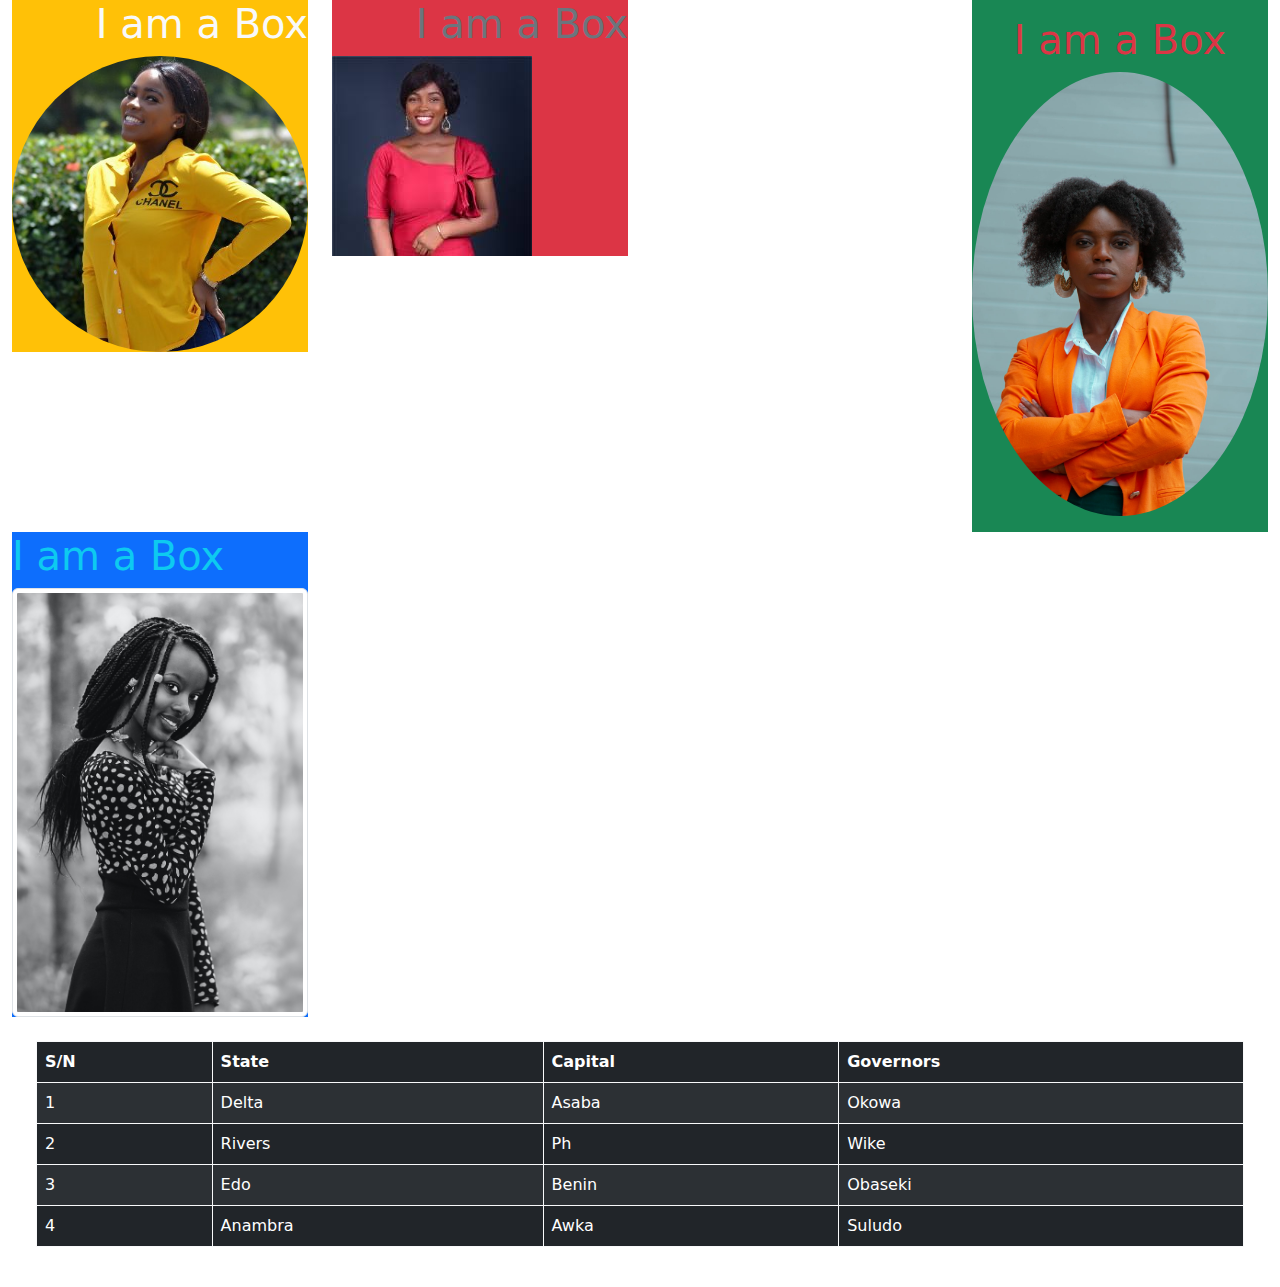
<file: index.html>
<!DOCTYPE html>
<html lang="en">

<head>
    <meta charset="UTF-8">
    <meta http-equiv="X-UA-Compatible" content="IE=edge">
    <meta name="viewport" content="width=device-width, initial-scale=1.0">
    <title>Document</title>
    <!-- CSS only -->
    <!-- <link href="https://cdn.jsdelivr.net/npm/bootstrap@5.2.2/dist/css/bootstrap.min.css" rel="stylesheet" integrity="sha384-Zenh87qX5JnK2Jl0vWa8Ck2rdkQ2Bzep5IDxbcnCeuOxjzrPF/et3URy9Bv1WTRi" crossorigin="anonymous"> -->
    <link rel="stylesheet" href="css/bootstrap.min.css" />
    <link rel="stylesheet" href="index.css" />
</head>

<body>
    <!-- <div class="container">
 <h1> Teejay's First bootstrap</h1>
</div> -->
    <div class="container-fluid">
        <div class="row">
            <div class="col-md-6 col-sm-12 col-lg-3">
                <div class="box bg-warning">
                    <h1 class="text-light text-end"> I am a Box </h1>
                    <img class="img-fluid rounded-circle" src="humanimages/t1.jpg">

                </div>
            </div>
            <div class="col-md-6 col-sm-12 col-lg-3">
                <div class="box bg-danger">
                    <h1 class="text-secondary text-end"> I am a Box </h1>
                    <img class="img-fluid" src="humanimages/tj.jpg">
                </div>
            </div>
            <div class="col-md-6 offset-md-3 col-sm-12 col-lg-3">
                <div class="box bg-success Px-3 py-3">
                    <h1 class="text-danger text-md-center text-wrap"> I am a Box</h1>
                    <img class="img-fluid rounded-circle"src="humanimages/m1.jpg">
                </div>
            </div>
            <div class="col-md-6  col-sm-12 col-lg-3">
                <div class="box bg-primary">
                    <h1 class="text-info text-start"> I am a Box </h1>
                    <img class="img-fluid  rounded img-thumbnail" src="humanimages/m2.jpg">
                </div>
            </div>

        </div>
        <div class="row">
            <div class="col=10">
                <div class="p-4">

                    <table class="table table-striped table-dark table-hover table-bordered border-light table-reponsive-md" >
                        <thead>
                            <tr>
                                <th> S/N</th>
                                <th>State</th>
                                <th>Capital</th>
                                <th> Governors</th>
                            </tr>
                        </thead>
                        <tbody>
                            <tr>
                                <td>1</td>
                                <td> Delta </td>
                                <td>Asaba</td>
                                <td> Okowa</td>
                            </tr>
                            <tr>
                                <td>2</td>
                                <td> Rivers </td>
                                <td>Ph</td>
                                <td> Wike</td>
                            <tr>
                                <td>3</td>
                                <td> Edo </td>
                                <td>Benin</td>
                                <td> Obaseki</td>
                            <tr>
                                <td>4</td>
                                <td> Anambra </td>
                                <td>Awka</td>
                                <td> Suludo</td>


                        </tbody>
                    </table>
                </div>
            </div>
        </div>










        <!-- JavaScript Bundle with Popper
<script src="https://cdn.jsdelivr.net/npm/bootstrap@5.2.2/dist/js/bootstrap.bundle.min.js" integrity="sha384-OERcA2EqjJCMA+/3y+gxIOqMEjwtxJY7qPCqsdltbNJuaOe923+mo//f6V8Qbsw3" crossorigin="anonymous"></script> -->
        <script src="js/bootstrap.min.js"></script>
</body>

</html>
</file>
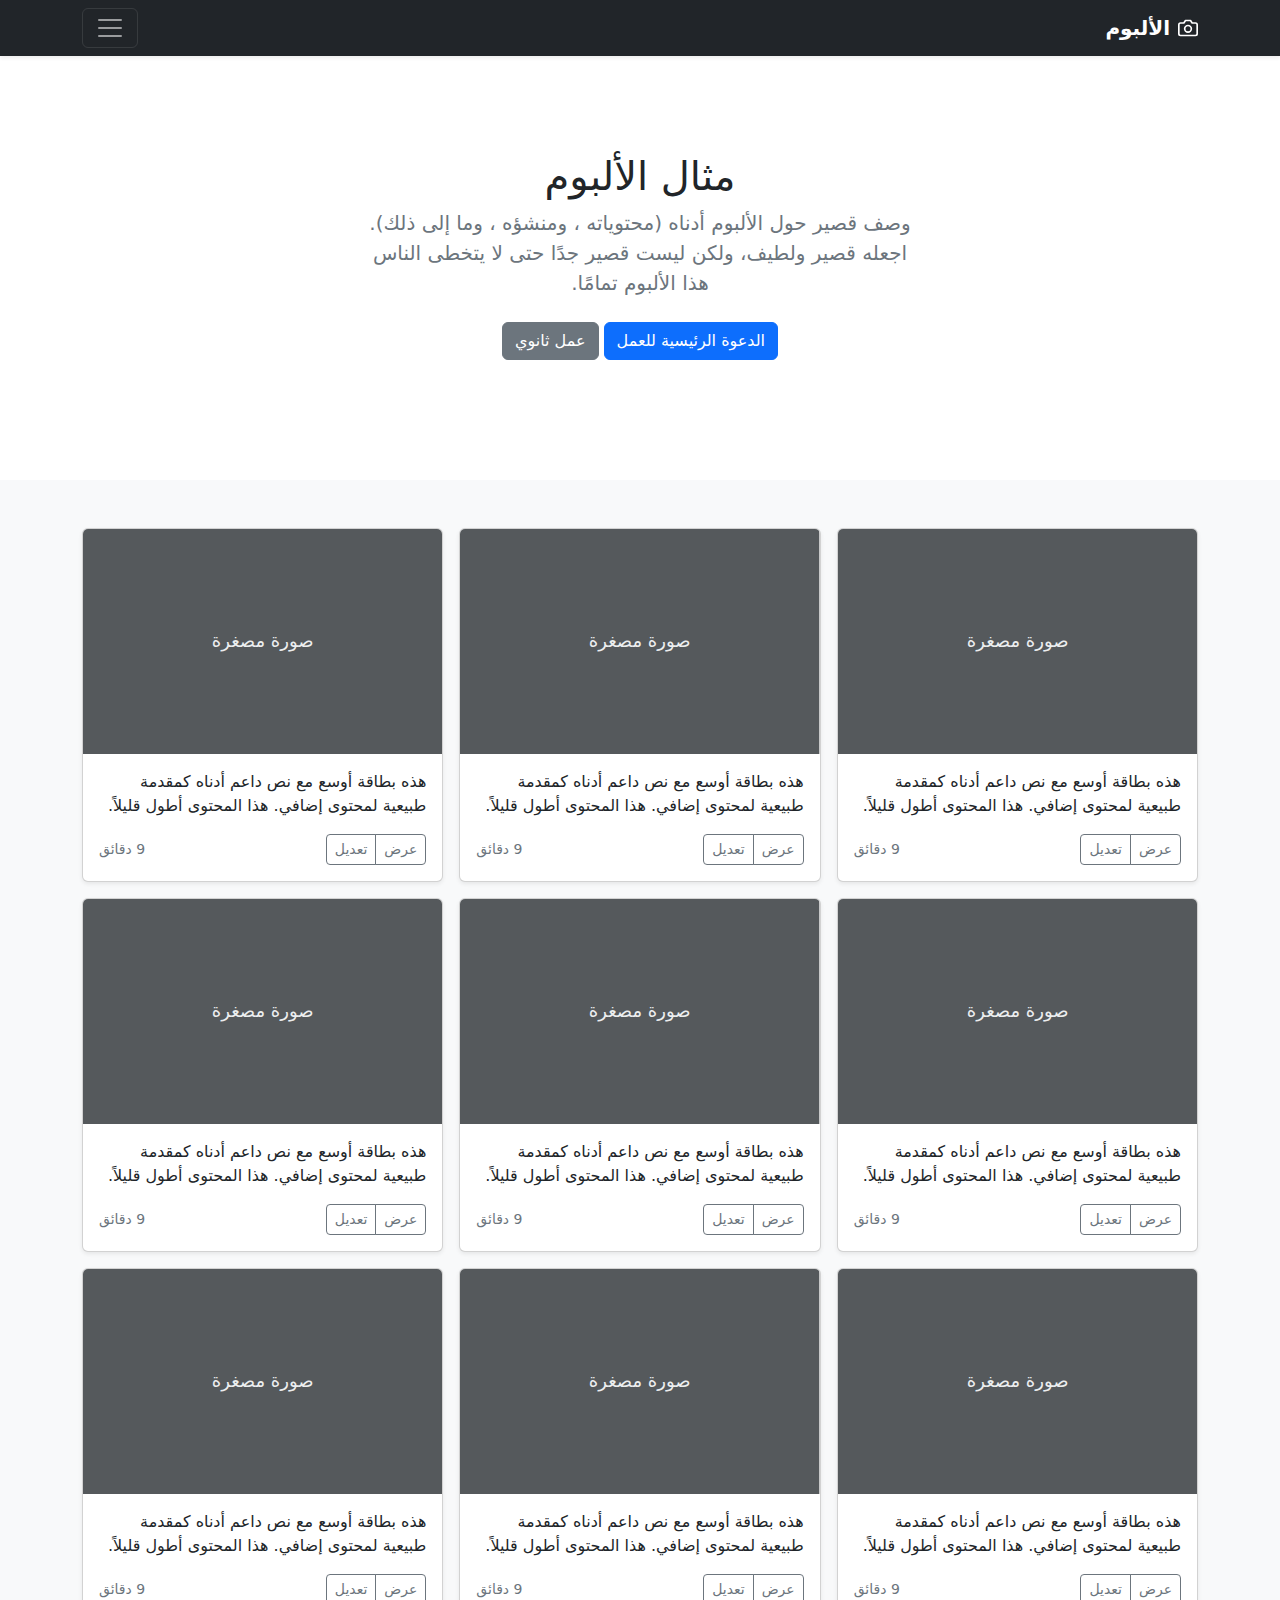
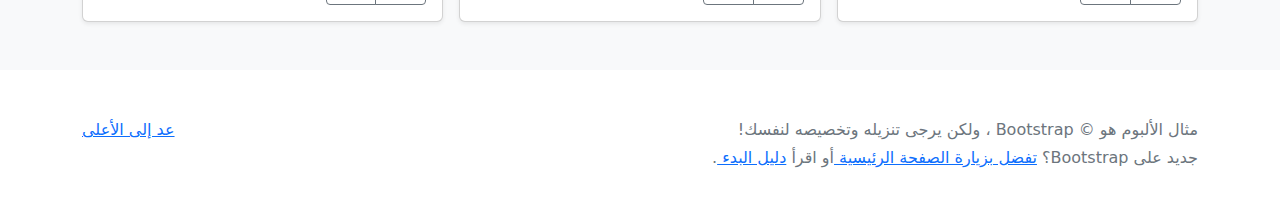
<file: bootstrap-5.2.2-examples/bootstrap-5.2.2-examples/album-rtl/index.html>
<!doctype html>
<html lang="ar" dir="rtl">
  <head>
    <meta charset="utf-8">
    <meta name="viewport" content="width=device-width, initial-scale=1">
    <meta name="description" content="">
    <meta name="author" content="Mark Otto, Jacob Thornton, and Bootstrap contributors">
    <meta name="generator" content="Hugo 0.104.2">
    <title>مثال الألبوم · Bootstrap v5.2</title>

    <link rel="canonical" href="https://getbootstrap.com/docs/5.2/examples/album-rtl/">

    

    

<link href="../assets/dist/css/bootstrap.rtl.min.css" rel="stylesheet">

    <style>
      .bd-placeholder-img {
        font-size: 1.125rem;
        text-anchor: middle;
        -webkit-user-select: none;
        -moz-user-select: none;
        user-select: none;
      }

      @media (min-width: 768px) {
        .bd-placeholder-img-lg {
          font-size: 3.5rem;
        }
      }

      .b-example-divider {
        height: 3rem;
        background-color: rgba(0, 0, 0, .1);
        border: solid rgba(0, 0, 0, .15);
        border-width: 1px 0;
        box-shadow: inset 0 .5em 1.5em rgba(0, 0, 0, .1), inset 0 .125em .5em rgba(0, 0, 0, .15);
      }

      .b-example-vr {
        flex-shrink: 0;
        width: 1.5rem;
        height: 100vh;
      }

      .bi {
        vertical-align: -.125em;
        fill: currentColor;
      }

      .nav-scroller {
        position: relative;
        z-index: 2;
        height: 2.75rem;
        overflow-y: hidden;
      }

      .nav-scroller .nav {
        display: flex;
        flex-wrap: nowrap;
        padding-bottom: 1rem;
        margin-top: -1px;
        overflow-x: auto;
        text-align: center;
        white-space: nowrap;
        -webkit-overflow-scrolling: touch;
      }
    </style>

    
  </head>
  <body>
    
<header>
  <div class="collapse bg-dark" id="navbarHeader">
    <div class="container">
      <div class="row">
        <div class="col-sm-8 col-md-7 py-4">
          <h4 class="text-white">حول</h4>
          <p class="text-muted">أضف بعض المعلومات حول الألبوم، المؤلف، أو أي سياق خلفية آخر. اجعلها بضع جمل حتى يتمكن الزوار من التقاط بعض التلميحات المفيدة. ثم اربطها ببعض مواقع التواصل الاجتماعي أو معلومات الاتصال.</p>
        </div>
        <div class="col-sm-4 offset-md-1 py-4">
          <h4 class="text-white">تواصل معي</h4>
          <ul class="list-unstyled">
            <li><a href="#" class="text-white">تابعني على تويتر</a></li>
            <li><a href="#" class="text-white">شاركني الإعجاب في فيسبوك</a></li>
            <li><a href="#" class="text-white">راسلني على البريد الإلكتروني</a></li>
          </ul>
        </div>
      </div>
    </div>
  </div>
  <div class="navbar navbar-dark bg-dark shadow-sm">
    <div class="container">
      <a href="#" class="navbar-brand d-flex align-items-center">
        <svg xmlns="http://www.w3.org/2000/svg" width="20" height="20" fill="none" stroke="currentColor" stroke-linecap="round" stroke-linejoin="round" stroke-width="2" aria-hidden="true" class="me-2" viewBox="0 0 24 24"><path d="M23 19a2 2 0 0 1-2 2H3a2 2 0 0 1-2-2V8a2 2 0 0 1 2-2h4l2-3h6l2 3h4a2 2 0 0 1 2 2z"/><circle cx="12" cy="13" r="4"/></svg>
        <strong>الألبوم</strong>
      </a>
      <button class="navbar-toggler" type="button" data-bs-toggle="collapse" data-bs-target="#navbarHeader" aria-controls="navbarHeader" aria-expanded="false" aria-label="تبديل التنقل">
        <span class="navbar-toggler-icon"></span>
      </button>
    </div>
  </div>
</header>

<main>

  <section class="py-5 text-center container">
    <div class="row py-lg-5">
      <div class="col-lg-6 col-md-8 mx-auto">
        <h1 class="fw-light">مثال الألبوم</h1>
        <p class="lead text-muted">وصف قصير حول الألبوم أدناه (محتوياته ، ومنشؤه ، وما إلى ذلك). اجعله قصير ولطيف، ولكن ليست قصير جدًا حتى لا يتخطى الناس هذا الألبوم تمامًا.</p>
        <p>
          <a href="#" class="btn btn-primary my-2">الدعوة الرئيسية للعمل</a>
          <a href="#" class="btn btn-secondary my-2">عمل ثانوي</a>
        </p>
      </div>
    </div>
  </section>

  <div class="album py-5 bg-light">
    <div class="container">

      <div class="row row-cols-1 row-cols-sm-2 row-cols-md-3 g-3">
        <div class="col">
          <div class="card shadow-sm">
            <svg class="bd-placeholder-img card-img-top" width="100%" height="225" xmlns="http://www.w3.org/2000/svg" role="img" aria-label="Placeholder: صورة مصغرة" preserveAspectRatio="xMidYMid slice" focusable="false"><title>Placeholder</title><rect width="100%" height="100%" fill="#55595c"/><text x="50%" y="50%" fill="#eceeef" dy=".3em">صورة مصغرة</text></svg>

            <div class="card-body">
              <p class="card-text">هذه بطاقة أوسع مع نص داعم أدناه كمقدمة طبيعية لمحتوى إضافي. هذا المحتوى أطول قليلاً.</p>
              <div class="d-flex justify-content-between align-items-center">
                <div class="btn-group">
                  <button type="button" class="btn btn-sm btn-outline-secondary">عرض</button>
                  <button type="button" class="btn btn-sm btn-outline-secondary">تعديل</button>
                </div>
                <small class="text-muted">9 دقائق</small>
              </div>
            </div>
          </div>
        </div>
        <div class="col">
          <div class="card shadow-sm">
            <svg class="bd-placeholder-img card-img-top" width="100%" height="225" xmlns="http://www.w3.org/2000/svg" role="img" aria-label="Placeholder: صورة مصغرة" preserveAspectRatio="xMidYMid slice" focusable="false"><title>Placeholder</title><rect width="100%" height="100%" fill="#55595c"/><text x="50%" y="50%" fill="#eceeef" dy=".3em">صورة مصغرة</text></svg>

            <div class="card-body">
              <p class="card-text">هذه بطاقة أوسع مع نص داعم أدناه كمقدمة طبيعية لمحتوى إضافي. هذا المحتوى أطول قليلاً.</p>
              <div class="d-flex justify-content-between align-items-center">
                <div class="btn-group">
                  <button type="button" class="btn btn-sm btn-outline-secondary">عرض</button>
                  <button type="button" class="btn btn-sm btn-outline-secondary">تعديل</button>
                </div>
                <small class="text-muted">9 دقائق</small>
              </div>
            </div>
          </div>
        </div>
        <div class="col">
          <div class="card shadow-sm">
            <svg class="bd-placeholder-img card-img-top" width="100%" height="225" xmlns="http://www.w3.org/2000/svg" role="img" aria-label="Placeholder: صورة مصغرة" preserveAspectRatio="xMidYMid slice" focusable="false"><title>Placeholder</title><rect width="100%" height="100%" fill="#55595c"/><text x="50%" y="50%" fill="#eceeef" dy=".3em">صورة مصغرة</text></svg>

            <div class="card-body">
              <p class="card-text">هذه بطاقة أوسع مع نص داعم أدناه كمقدمة طبيعية لمحتوى إضافي. هذا المحتوى أطول قليلاً.</p>
              <div class="d-flex justify-content-between align-items-center">
                <div class="btn-group">
                  <button type="button" class="btn btn-sm btn-outline-secondary">عرض</button>
                  <button type="button" class="btn btn-sm btn-outline-secondary">تعديل</button>
                </div>
                <small class="text-muted">9 دقائق</small>
              </div>
            </div>
          </div>
        </div>

        <div class="col">
          <div class="card shadow-sm">
            <svg class="bd-placeholder-img card-img-top" width="100%" height="225" xmlns="http://www.w3.org/2000/svg" role="img" aria-label="Placeholder: صورة مصغرة" preserveAspectRatio="xMidYMid slice" focusable="false"><title>Placeholder</title><rect width="100%" height="100%" fill="#55595c"/><text x="50%" y="50%" fill="#eceeef" dy=".3em">صورة مصغرة</text></svg>

            <div class="card-body">
              <p class="card-text">هذه بطاقة أوسع مع نص داعم أدناه كمقدمة طبيعية لمحتوى إضافي. هذا المحتوى أطول قليلاً.</p>
              <div class="d-flex justify-content-between align-items-center">
                <div class="btn-group">
                  <button type="button" class="btn btn-sm btn-outline-secondary">عرض</button>
                  <button type="button" class="btn btn-sm btn-outline-secondary">تعديل</button>
                </div>
                <small class="text-muted">9 دقائق</small>
              </div>
            </div>
          </div>
        </div>
        <div class="col">
          <div class="card shadow-sm">
            <svg class="bd-placeholder-img card-img-top" width="100%" height="225" xmlns="http://www.w3.org/2000/svg" role="img" aria-label="Placeholder: صورة مصغرة" preserveAspectRatio="xMidYMid slice" focusable="false"><title>Placeholder</title><rect width="100%" height="100%" fill="#55595c"/><text x="50%" y="50%" fill="#eceeef" dy=".3em">صورة مصغرة</text></svg>

            <div class="card-body">
              <p class="card-text">هذه بطاقة أوسع مع نص داعم أدناه كمقدمة طبيعية لمحتوى إضافي. هذا المحتوى أطول قليلاً.</p>
              <div class="d-flex justify-content-between align-items-center">
                <div class="btn-group">
                  <button type="button" class="btn btn-sm btn-outline-secondary">عرض</button>
                  <button type="button" class="btn btn-sm btn-outline-secondary">تعديل</button>
                </div>
                <small class="text-muted">9 دقائق</small>
              </div>
            </div>
          </div>
        </div>
        <div class="col">
          <div class="card shadow-sm">
            <svg class="bd-placeholder-img card-img-top" width="100%" height="225" xmlns="http://www.w3.org/2000/svg" role="img" aria-label="Placeholder: صورة مصغرة" preserveAspectRatio="xMidYMid slice" focusable="false"><title>Placeholder</title><rect width="100%" height="100%" fill="#55595c"/><text x="50%" y="50%" fill="#eceeef" dy=".3em">صورة مصغرة</text></svg>

            <div class="card-body">
              <p class="card-text">هذه بطاقة أوسع مع نص داعم أدناه كمقدمة طبيعية لمحتوى إضافي. هذا المحتوى أطول قليلاً.</p>
              <div class="d-flex justify-content-between align-items-center">
                <div class="btn-group">
                  <button type="button" class="btn btn-sm btn-outline-secondary">عرض</button>
                  <button type="button" class="btn btn-sm btn-outline-secondary">تعديل</button>
                </div>
                <small class="text-muted">9 دقائق</small>
              </div>
            </div>
          </div>
        </div>

        <div class="col">
          <div class="card shadow-sm">
            <svg class="bd-placeholder-img card-img-top" width="100%" height="225" xmlns="http://www.w3.org/2000/svg" role="img" aria-label="Placeholder: صورة مصغرة" preserveAspectRatio="xMidYMid slice" focusable="false"><title>Placeholder</title><rect width="100%" height="100%" fill="#55595c"/><text x="50%" y="50%" fill="#eceeef" dy=".3em">صورة مصغرة</text></svg>

            <div class="card-body">
              <p class="card-text">هذه بطاقة أوسع مع نص داعم أدناه كمقدمة طبيعية لمحتوى إضافي. هذا المحتوى أطول قليلاً.</p>
              <div class="d-flex justify-content-between align-items-center">
                <div class="btn-group">
                  <button type="button" class="btn btn-sm btn-outline-secondary">عرض</button>
                  <button type="button" class="btn btn-sm btn-outline-secondary">تعديل</button>
                </div>
                <small class="text-muted">9 دقائق</small>
              </div>
            </div>
          </div>
        </div>
        <div class="col">
          <div class="card shadow-sm">
            <svg class="bd-placeholder-img card-img-top" width="100%" height="225" xmlns="http://www.w3.org/2000/svg" role="img" aria-label="Placeholder: صورة مصغرة" preserveAspectRatio="xMidYMid slice" focusable="false"><title>Placeholder</title><rect width="100%" height="100%" fill="#55595c"/><text x="50%" y="50%" fill="#eceeef" dy=".3em">صورة مصغرة</text></svg>

            <div class="card-body">
              <p class="card-text">هذه بطاقة أوسع مع نص داعم أدناه كمقدمة طبيعية لمحتوى إضافي. هذا المحتوى أطول قليلاً.</p>
              <div class="d-flex justify-content-between align-items-center">
                <div class="btn-group">
                  <button type="button" class="btn btn-sm btn-outline-secondary">عرض</button>
                  <button type="button" class="btn btn-sm btn-outline-secondary">تعديل</button>
                </div>
                <small class="text-muted">9 دقائق</small>
              </div>
            </div>
          </div>
        </div>
        <div class="col">
          <div class="card shadow-sm">
            <svg class="bd-placeholder-img card-img-top" width="100%" height="225" xmlns="http://www.w3.org/2000/svg" role="img" aria-label="Placeholder: صورة مصغرة" preserveAspectRatio="xMidYMid slice" focusable="false"><title>Placeholder</title><rect width="100%" height="100%" fill="#55595c"/><text x="50%" y="50%" fill="#eceeef" dy=".3em">صورة مصغرة</text></svg>

            <div class="card-body">
              <p class="card-text">هذه بطاقة أوسع مع نص داعم أدناه كمقدمة طبيعية لمحتوى إضافي. هذا المحتوى أطول قليلاً.</p>
              <div class="d-flex justify-content-between align-items-center">
                <div class="btn-group">
                  <button type="button" class="btn btn-sm btn-outline-secondary">عرض</button>
                  <button type="button" class="btn btn-sm btn-outline-secondary">تعديل</button>
                </div>
                <small class="text-muted">9 دقائق</small>
              </div>
            </div>
          </div>
        </div>
      </div>
    </div>
  </div>

</main>

<footer class="text-muted py-5">
  <div class="container">
    <p class="float-end mb-1">
      <a href="#">عد إلى الأعلى</a>
    </p>
    <p class="mb-1">مثال الألبوم هو © Bootstrap ، ولكن يرجى تنزيله وتخصيصه لنفسك!</p>
    <p class="mb-0">جديد على Bootstrap؟ <a href="/"> تفضل بزيارة الصفحة الرئيسية </a> أو اقرأ <a href="../getting-started/introduction/ "> دليل البدء </a>.</p>
  </div>
</footer>


    <script src="../assets/dist/js/bootstrap.bundle.min.js"></script>

      
  </body>
</html>
</file>
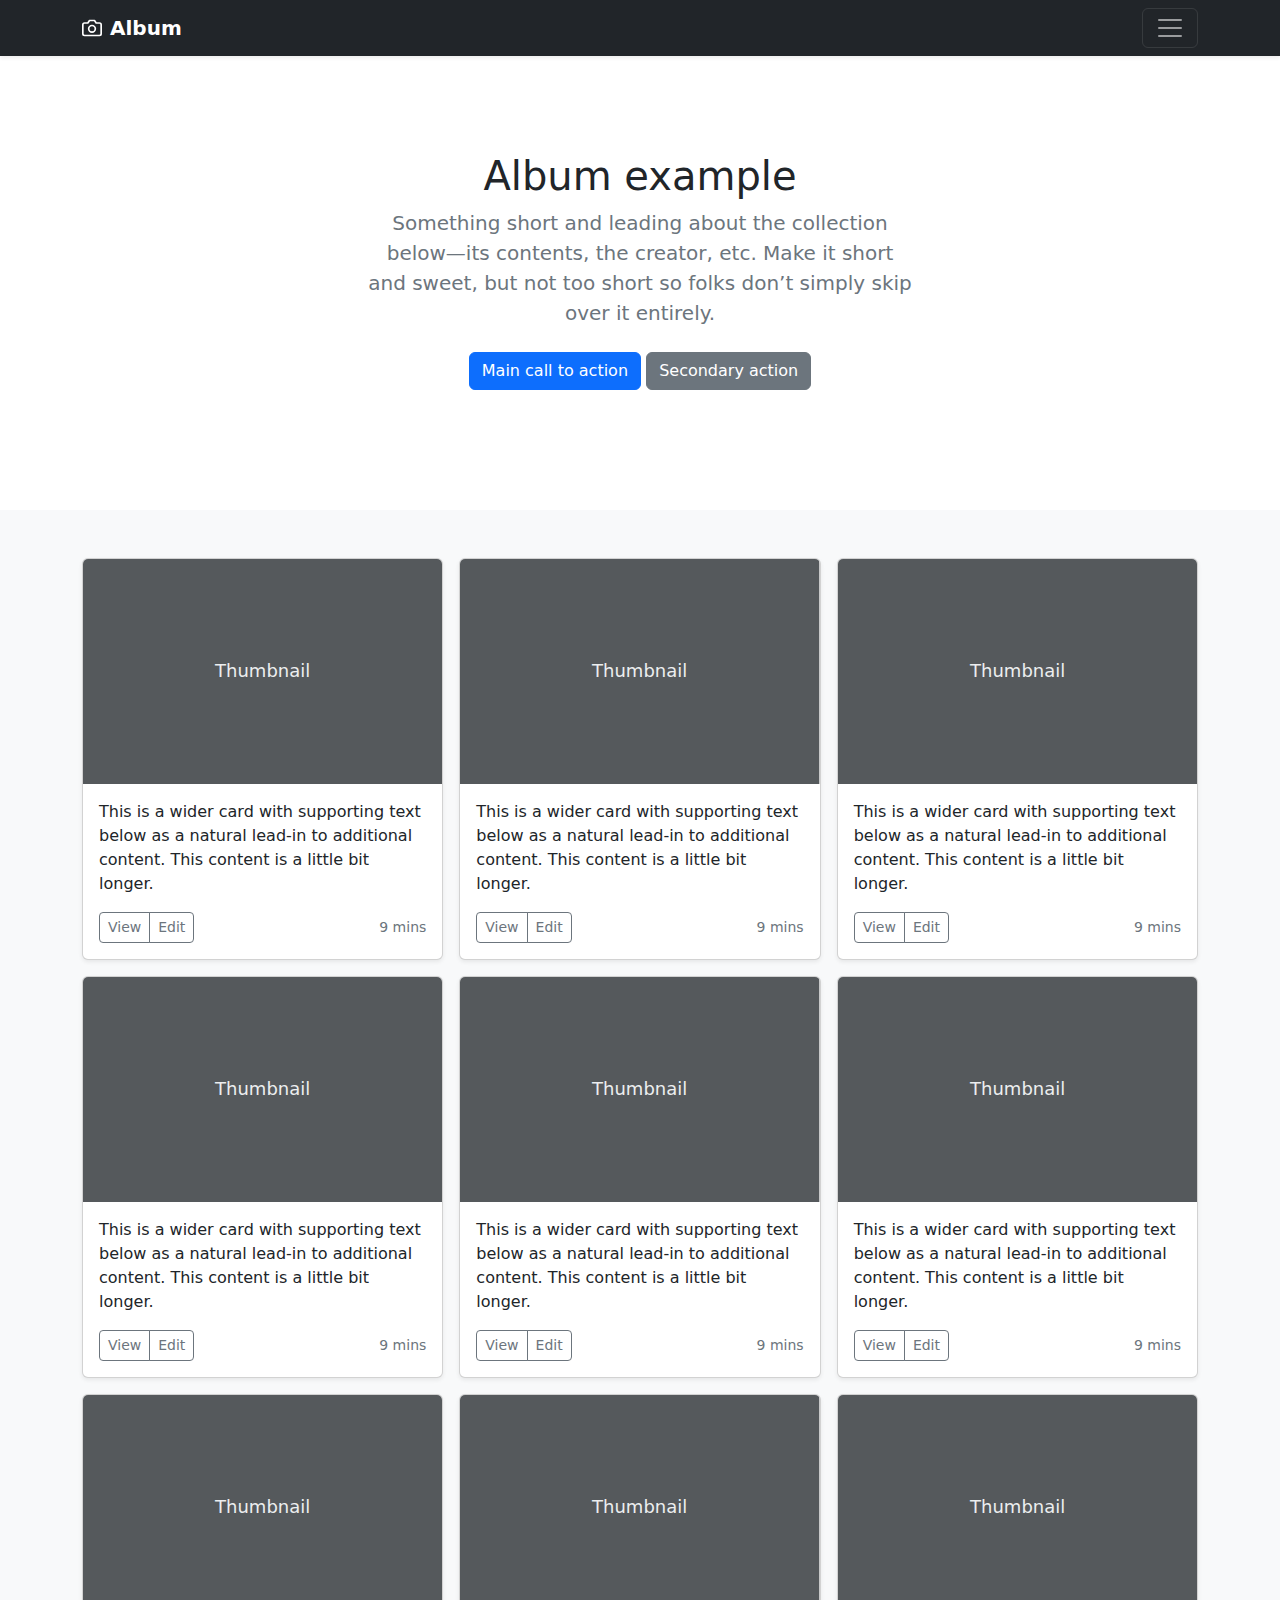
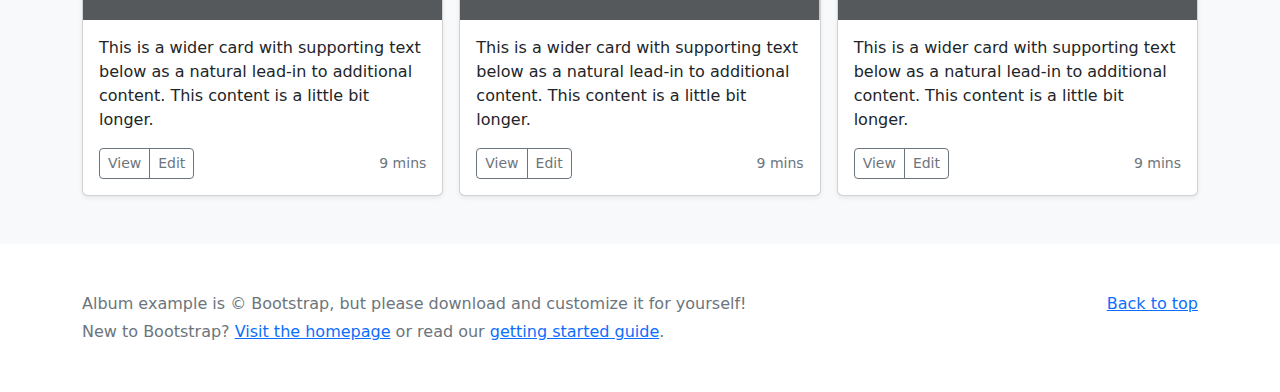
<file: bootstrap-5.2.2-examples/bootstrap-5.2.2-examples/album/index.html>
<!doctype html>
<html lang="en">
  <head>
    <meta charset="utf-8">
    <meta name="viewport" content="width=device-width, initial-scale=1">
    <meta name="description" content="">
    <meta name="author" content="Mark Otto, Jacob Thornton, and Bootstrap contributors">
    <meta name="generator" content="Hugo 0.104.2">
    <title>Album example · Bootstrap v5.2</title>

    <link rel="canonical" href="https://getbootstrap.com/docs/5.2/examples/album/">

    

    

<link href="../assets/dist/css/bootstrap.min.css" rel="stylesheet">

    <style>
      .bd-placeholder-img {
        font-size: 1.125rem;
        text-anchor: middle;
        -webkit-user-select: none;
        -moz-user-select: none;
        user-select: none;
      }

      @media (min-width: 768px) {
        .bd-placeholder-img-lg {
          font-size: 3.5rem;
        }
      }

      .b-example-divider {
        height: 3rem;
        background-color: rgba(0, 0, 0, .1);
        border: solid rgba(0, 0, 0, .15);
        border-width: 1px 0;
        box-shadow: inset 0 .5em 1.5em rgba(0, 0, 0, .1), inset 0 .125em .5em rgba(0, 0, 0, .15);
      }

      .b-example-vr {
        flex-shrink: 0;
        width: 1.5rem;
        height: 100vh;
      }

      .bi {
        vertical-align: -.125em;
        fill: currentColor;
      }

      .nav-scroller {
        position: relative;
        z-index: 2;
        height: 2.75rem;
        overflow-y: hidden;
      }

      .nav-scroller .nav {
        display: flex;
        flex-wrap: nowrap;
        padding-bottom: 1rem;
        margin-top: -1px;
        overflow-x: auto;
        text-align: center;
        white-space: nowrap;
        -webkit-overflow-scrolling: touch;
      }
    </style>

    
  </head>
  <body>
    
<header>
  <div class="collapse bg-dark" id="navbarHeader">
    <div class="container">
      <div class="row">
        <div class="col-sm-8 col-md-7 py-4">
          <h4 class="text-white">About</h4>
          <p class="text-muted">Add some information about the album below, the author, or any other background context. Make it a few sentences long so folks can pick up some informative tidbits. Then, link them off to some social networking sites or contact information.</p>
        </div>
        <div class="col-sm-4 offset-md-1 py-4">
          <h4 class="text-white">Contact</h4>
          <ul class="list-unstyled">
            <li><a href="#" class="text-white">Follow on Twitter</a></li>
            <li><a href="#" class="text-white">Like on Facebook</a></li>
            <li><a href="#" class="text-white">Email me</a></li>
          </ul>
        </div>
      </div>
    </div>
  </div>
  <div class="navbar navbar-dark bg-dark shadow-sm">
    <div class="container">
      <a href="#" class="navbar-brand d-flex align-items-center">
        <svg xmlns="http://www.w3.org/2000/svg" width="20" height="20" fill="none" stroke="currentColor" stroke-linecap="round" stroke-linejoin="round" stroke-width="2" aria-hidden="true" class="me-2" viewBox="0 0 24 24"><path d="M23 19a2 2 0 0 1-2 2H3a2 2 0 0 1-2-2V8a2 2 0 0 1 2-2h4l2-3h6l2 3h4a2 2 0 0 1 2 2z"/><circle cx="12" cy="13" r="4"/></svg>
        <strong>Album</strong>
      </a>
      <button class="navbar-toggler" type="button" data-bs-toggle="collapse" data-bs-target="#navbarHeader" aria-controls="navbarHeader" aria-expanded="false" aria-label="Toggle navigation">
        <span class="navbar-toggler-icon"></span>
      </button>
    </div>
  </div>
</header>

<main>

  <section class="py-5 text-center container">
    <div class="row py-lg-5">
      <div class="col-lg-6 col-md-8 mx-auto">
        <h1 class="fw-light">Album example</h1>
        <p class="lead text-muted">Something short and leading about the collection below—its contents, the creator, etc. Make it short and sweet, but not too short so folks don’t simply skip over it entirely.</p>
        <p>
          <a href="#" class="btn btn-primary my-2">Main call to action</a>
          <a href="#" class="btn btn-secondary my-2">Secondary action</a>
        </p>
      </div>
    </div>
  </section>

  <div class="album py-5 bg-light">
    <div class="container">

      <div class="row row-cols-1 row-cols-sm-2 row-cols-md-3 g-3">
        <div class="col">
          <div class="card shadow-sm">
            <svg class="bd-placeholder-img card-img-top" width="100%" height="225" xmlns="http://www.w3.org/2000/svg" role="img" aria-label="Placeholder: Thumbnail" preserveAspectRatio="xMidYMid slice" focusable="false"><title>Placeholder</title><rect width="100%" height="100%" fill="#55595c"/><text x="50%" y="50%" fill="#eceeef" dy=".3em">Thumbnail</text></svg>

            <div class="card-body">
              <p class="card-text">This is a wider card with supporting text below as a natural lead-in to additional content. This content is a little bit longer.</p>
              <div class="d-flex justify-content-between align-items-center">
                <div class="btn-group">
                  <button type="button" class="btn btn-sm btn-outline-secondary">View</button>
                  <button type="button" class="btn btn-sm btn-outline-secondary">Edit</button>
                </div>
                <small class="text-muted">9 mins</small>
              </div>
            </div>
          </div>
        </div>
        <div class="col">
          <div class="card shadow-sm">
            <svg class="bd-placeholder-img card-img-top" width="100%" height="225" xmlns="http://www.w3.org/2000/svg" role="img" aria-label="Placeholder: Thumbnail" preserveAspectRatio="xMidYMid slice" focusable="false"><title>Placeholder</title><rect width="100%" height="100%" fill="#55595c"/><text x="50%" y="50%" fill="#eceeef" dy=".3em">Thumbnail</text></svg>

            <div class="card-body">
              <p class="card-text">This is a wider card with supporting text below as a natural lead-in to additional content. This content is a little bit longer.</p>
              <div class="d-flex justify-content-between align-items-center">
                <div class="btn-group">
                  <button type="button" class="btn btn-sm btn-outline-secondary">View</button>
                  <button type="button" class="btn btn-sm btn-outline-secondary">Edit</button>
                </div>
                <small class="text-muted">9 mins</small>
              </div>
            </div>
          </div>
        </div>
        <div class="col">
          <div class="card shadow-sm">
            <svg class="bd-placeholder-img card-img-top" width="100%" height="225" xmlns="http://www.w3.org/2000/svg" role="img" aria-label="Placeholder: Thumbnail" preserveAspectRatio="xMidYMid slice" focusable="false"><title>Placeholder</title><rect width="100%" height="100%" fill="#55595c"/><text x="50%" y="50%" fill="#eceeef" dy=".3em">Thumbnail</text></svg>

            <div class="card-body">
              <p class="card-text">This is a wider card with supporting text below as a natural lead-in to additional content. This content is a little bit longer.</p>
              <div class="d-flex justify-content-between align-items-center">
                <div class="btn-group">
                  <button type="button" class="btn btn-sm btn-outline-secondary">View</button>
                  <button type="button" class="btn btn-sm btn-outline-secondary">Edit</button>
                </div>
                <small class="text-muted">9 mins</small>
              </div>
            </div>
          </div>
        </div>

        <div class="col">
          <div class="card shadow-sm">
            <svg class="bd-placeholder-img card-img-top" width="100%" height="225" xmlns="http://www.w3.org/2000/svg" role="img" aria-label="Placeholder: Thumbnail" preserveAspectRatio="xMidYMid slice" focusable="false"><title>Placeholder</title><rect width="100%" height="100%" fill="#55595c"/><text x="50%" y="50%" fill="#eceeef" dy=".3em">Thumbnail</text></svg>

            <div class="card-body">
              <p class="card-text">This is a wider card with supporting text below as a natural lead-in to additional content. This content is a little bit longer.</p>
              <div class="d-flex justify-content-between align-items-center">
                <div class="btn-group">
                  <button type="button" class="btn btn-sm btn-outline-secondary">View</button>
                  <button type="button" class="btn btn-sm btn-outline-secondary">Edit</button>
                </div>
                <small class="text-muted">9 mins</small>
              </div>
            </div>
          </div>
        </div>
        <div class="col">
          <div class="card shadow-sm">
            <svg class="bd-placeholder-img card-img-top" width="100%" height="225" xmlns="http://www.w3.org/2000/svg" role="img" aria-label="Placeholder: Thumbnail" preserveAspectRatio="xMidYMid slice" focusable="false"><title>Placeholder</title><rect width="100%" height="100%" fill="#55595c"/><text x="50%" y="50%" fill="#eceeef" dy=".3em">Thumbnail</text></svg>

            <div class="card-body">
              <p class="card-text">This is a wider card with supporting text below as a natural lead-in to additional content. This content is a little bit longer.</p>
              <div class="d-flex justify-content-between align-items-center">
                <div class="btn-group">
                  <button type="button" class="btn btn-sm btn-outline-secondary">View</button>
                  <button type="button" class="btn btn-sm btn-outline-secondary">Edit</button>
                </div>
                <small class="text-muted">9 mins</small>
              </div>
            </div>
          </div>
        </div>
        <div class="col">
          <div class="card shadow-sm">
            <svg class="bd-placeholder-img card-img-top" width="100%" height="225" xmlns="http://www.w3.org/2000/svg" role="img" aria-label="Placeholder: Thumbnail" preserveAspectRatio="xMidYMid slice" focusable="false"><title>Placeholder</title><rect width="100%" height="100%" fill="#55595c"/><text x="50%" y="50%" fill="#eceeef" dy=".3em">Thumbnail</text></svg>

            <div class="card-body">
              <p class="card-text">This is a wider card with supporting text below as a natural lead-in to additional content. This content is a little bit longer.</p>
              <div class="d-flex justify-content-between align-items-center">
                <div class="btn-group">
                  <button type="button" class="btn btn-sm btn-outline-secondary">View</button>
                  <button type="button" class="btn btn-sm btn-outline-secondary">Edit</button>
                </div>
                <small class="text-muted">9 mins</small>
              </div>
            </div>
          </div>
        </div>

        <div class="col">
          <div class="card shadow-sm">
            <svg class="bd-placeholder-img card-img-top" width="100%" height="225" xmlns="http://www.w3.org/2000/svg" role="img" aria-label="Placeholder: Thumbnail" preserveAspectRatio="xMidYMid slice" focusable="false"><title>Placeholder</title><rect width="100%" height="100%" fill="#55595c"/><text x="50%" y="50%" fill="#eceeef" dy=".3em">Thumbnail</text></svg>

            <div class="card-body">
              <p class="card-text">This is a wider card with supporting text below as a natural lead-in to additional content. This content is a little bit longer.</p>
              <div class="d-flex justify-content-between align-items-center">
                <div class="btn-group">
                  <button type="button" class="btn btn-sm btn-outline-secondary">View</button>
                  <button type="button" class="btn btn-sm btn-outline-secondary">Edit</button>
                </div>
                <small class="text-muted">9 mins</small>
              </div>
            </div>
          </div>
        </div>
        <div class="col">
          <div class="card shadow-sm">
            <svg class="bd-placeholder-img card-img-top" width="100%" height="225" xmlns="http://www.w3.org/2000/svg" role="img" aria-label="Placeholder: Thumbnail" preserveAspectRatio="xMidYMid slice" focusable="false"><title>Placeholder</title><rect width="100%" height="100%" fill="#55595c"/><text x="50%" y="50%" fill="#eceeef" dy=".3em">Thumbnail</text></svg>

            <div class="card-body">
              <p class="card-text">This is a wider card with supporting text below as a natural lead-in to additional content. This content is a little bit longer.</p>
              <div class="d-flex justify-content-between align-items-center">
                <div class="btn-group">
                  <button type="button" class="btn btn-sm btn-outline-secondary">View</button>
                  <button type="button" class="btn btn-sm btn-outline-secondary">Edit</button>
                </div>
                <small class="text-muted">9 mins</small>
              </div>
            </div>
          </div>
        </div>
        <div class="col">
          <div class="card shadow-sm">
            <svg class="bd-placeholder-img card-img-top" width="100%" height="225" xmlns="http://www.w3.org/2000/svg" role="img" aria-label="Placeholder: Thumbnail" preserveAspectRatio="xMidYMid slice" focusable="false"><title>Placeholder</title><rect width="100%" height="100%" fill="#55595c"/><text x="50%" y="50%" fill="#eceeef" dy=".3em">Thumbnail</text></svg>

            <div class="card-body">
              <p class="card-text">This is a wider card with supporting text below as a natural lead-in to additional content. This content is a little bit longer.</p>
              <div class="d-flex justify-content-between align-items-center">
                <div class="btn-group">
                  <button type="button" class="btn btn-sm btn-outline-secondary">View</button>
                  <button type="button" class="btn btn-sm btn-outline-secondary">Edit</button>
                </div>
                <small class="text-muted">9 mins</small>
              </div>
            </div>
          </div>
        </div>
      </div>
    </div>
  </div>

</main>

<footer class="text-muted py-5">
  <div class="container">
    <p class="float-end mb-1">
      <a href="#">Back to top</a>
    </p>
    <p class="mb-1">Album example is &copy; Bootstrap, but please download and customize it for yourself!</p>
    <p class="mb-0">New to Bootstrap? <a href="/">Visit the homepage</a> or read our <a href="../getting-started/introduction/">getting started guide</a>.</p>
  </div>
</footer>


    <script src="../assets/dist/js/bootstrap.bundle.min.js"></script>

      
  </body>
</html>
</file>
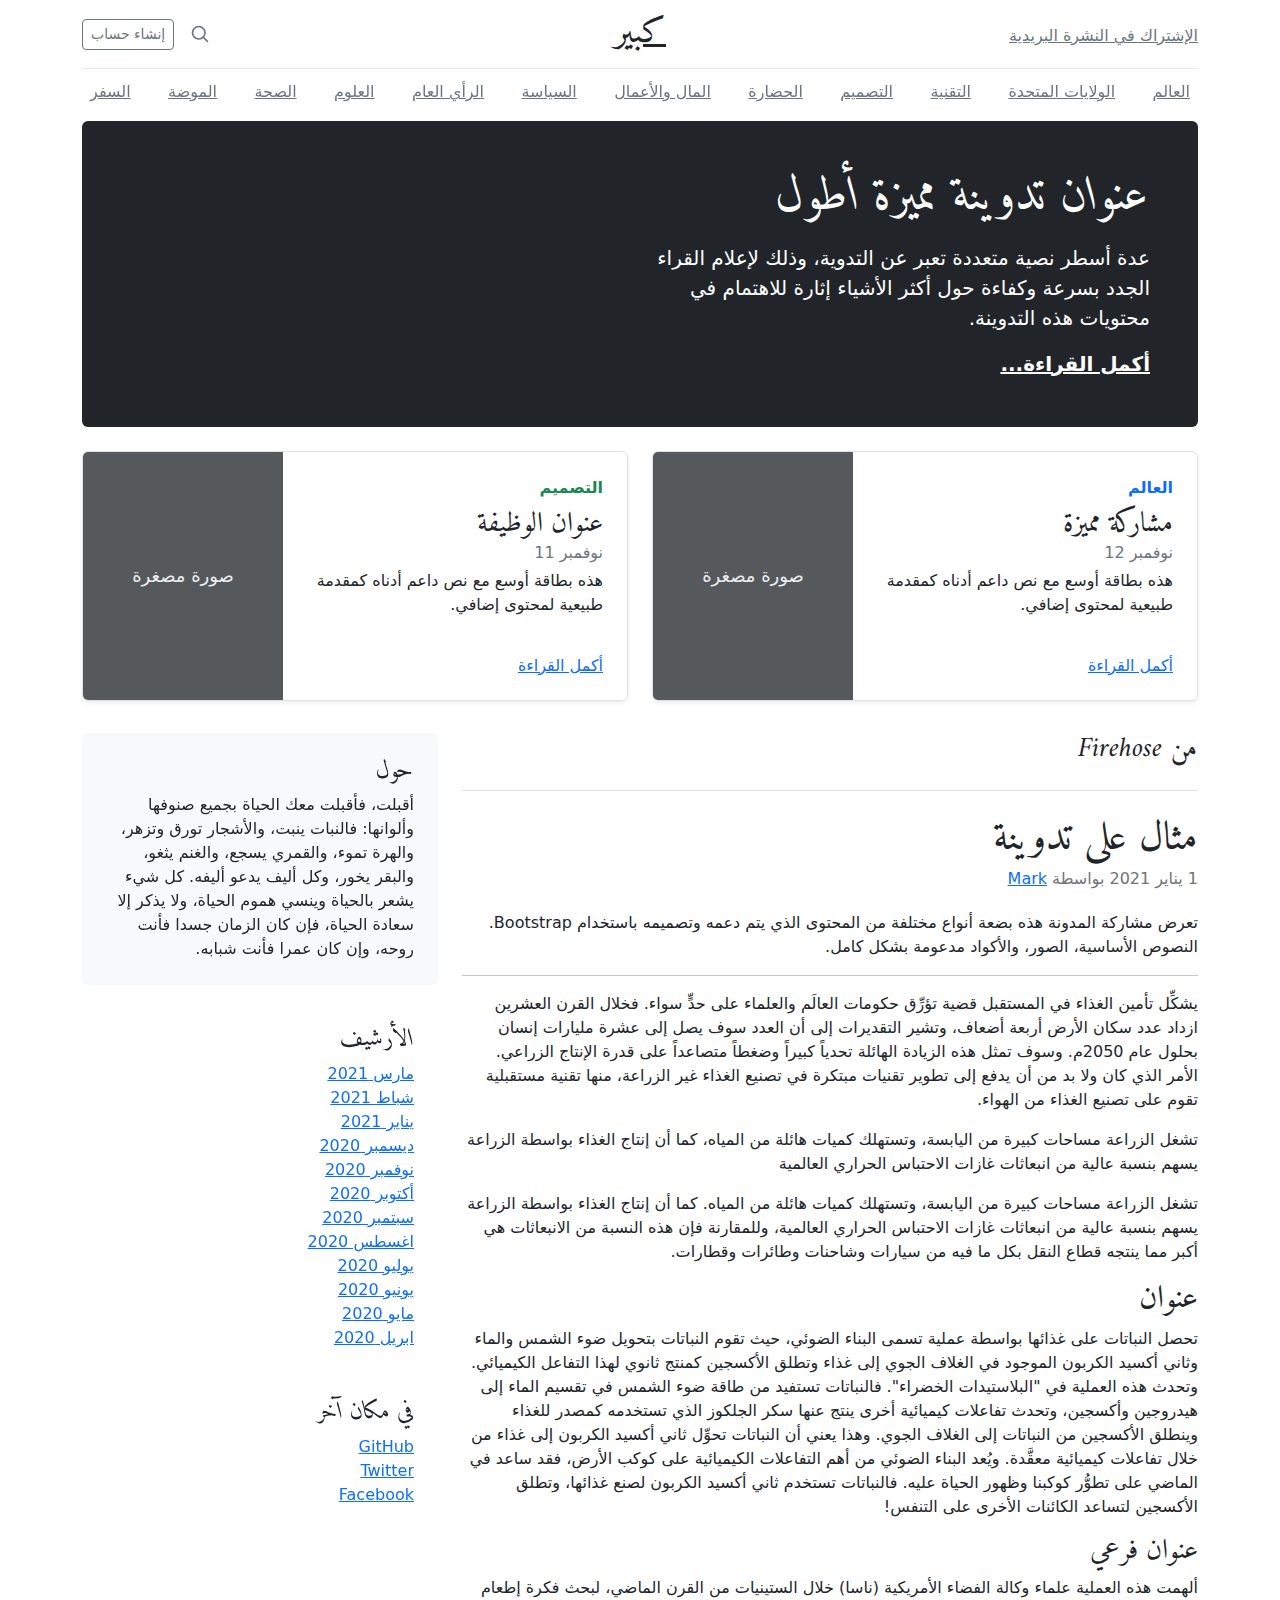
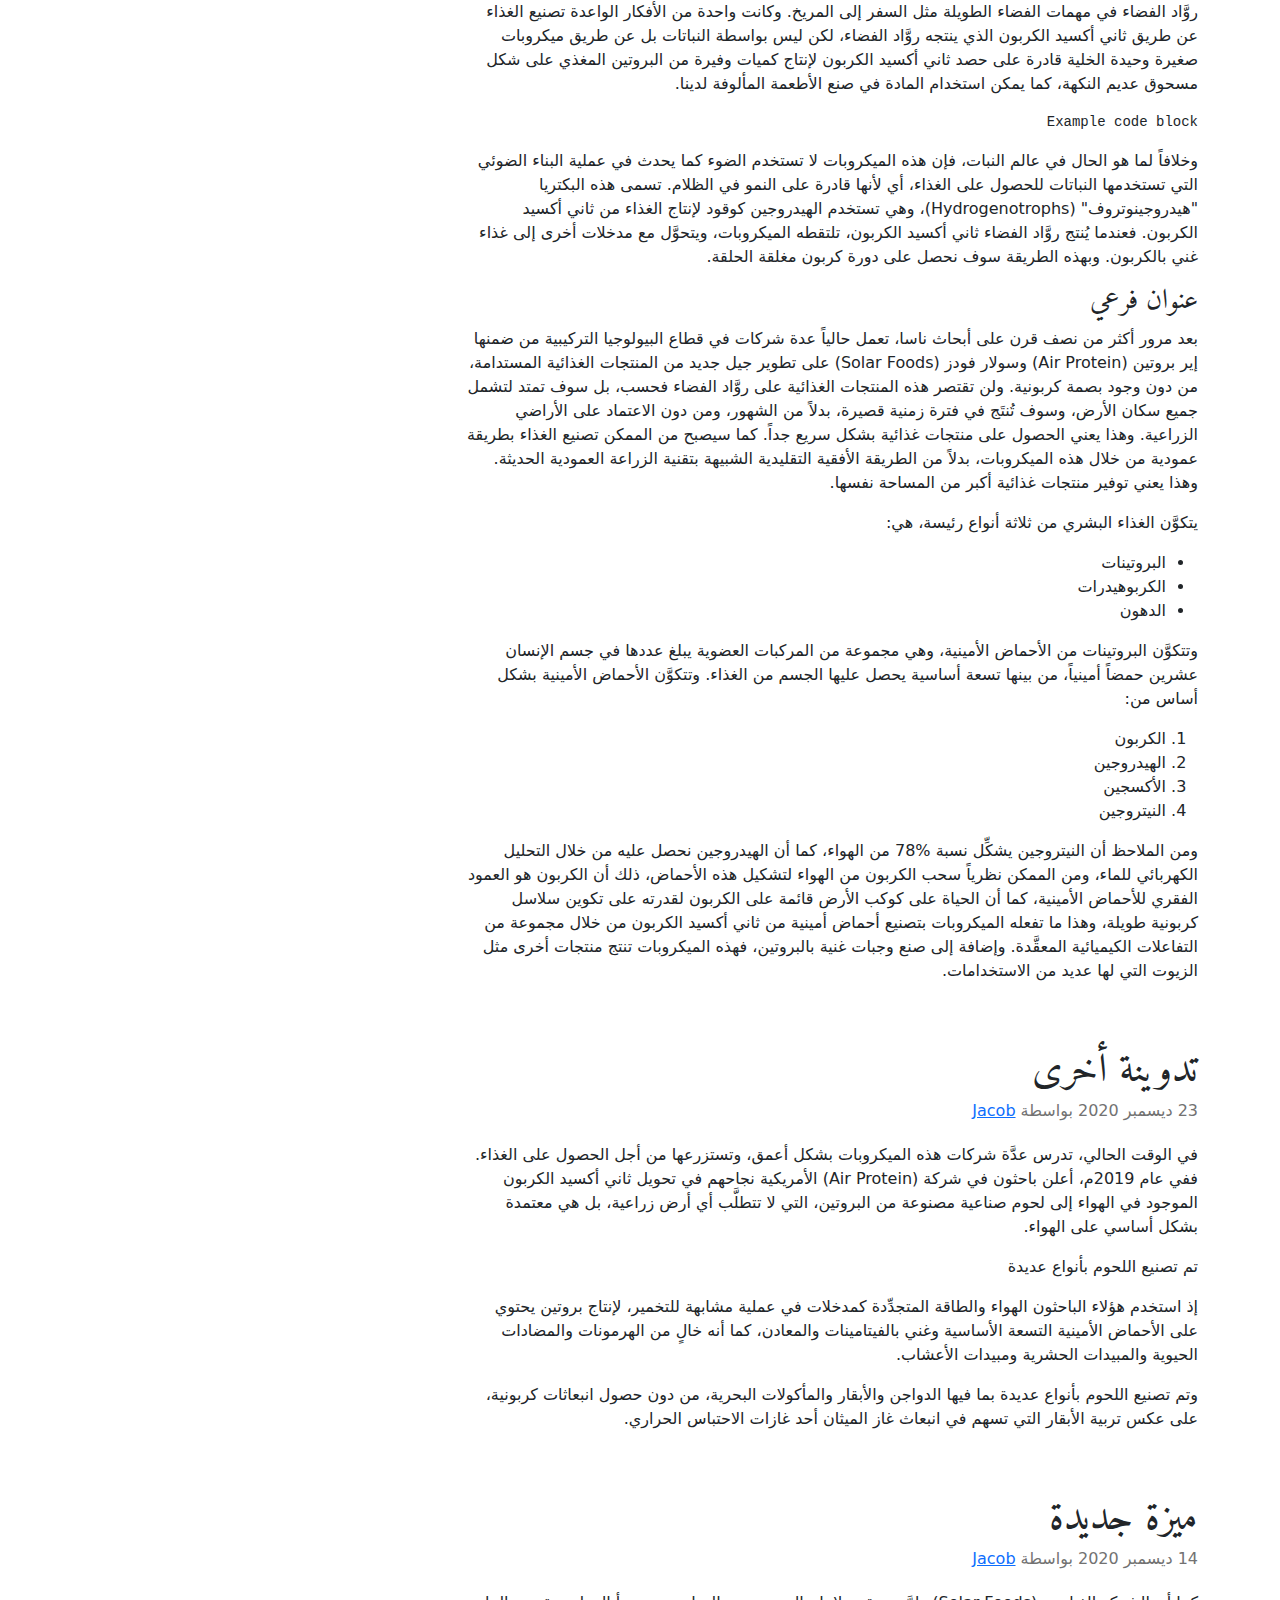
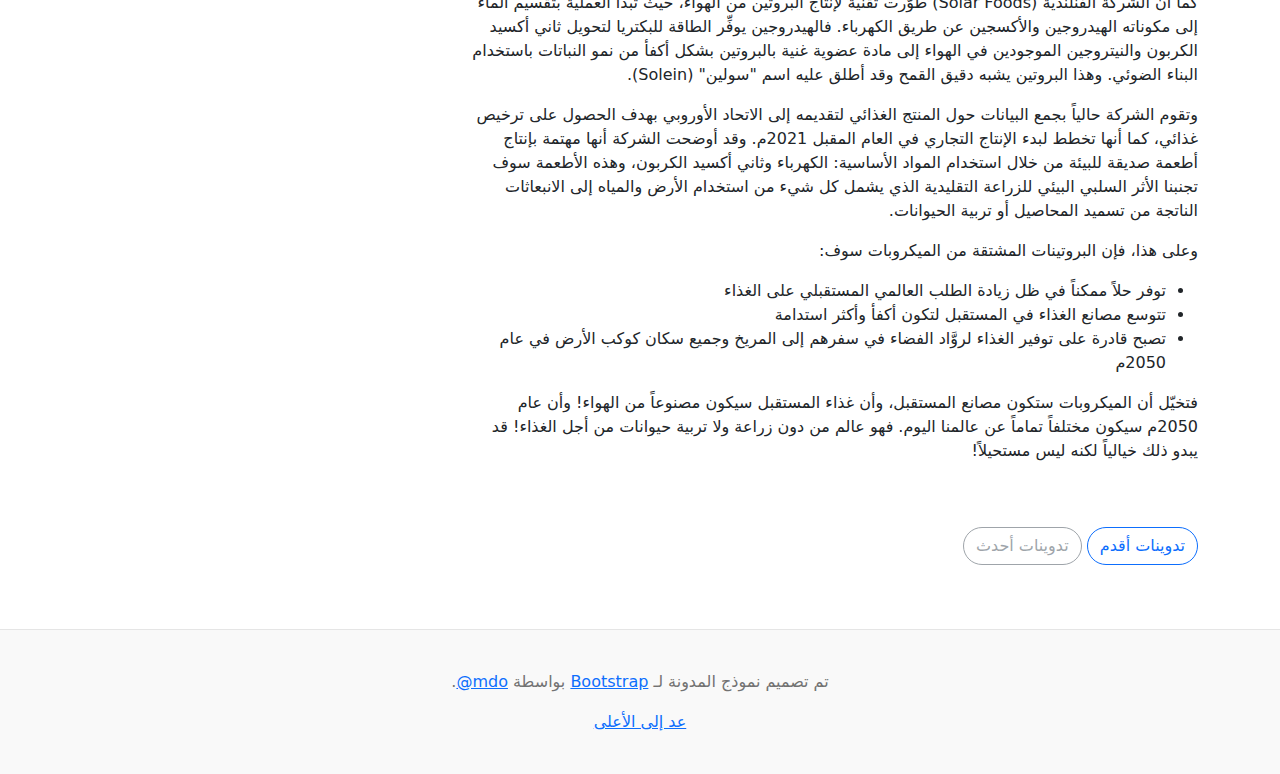
<file: bootstrap-5.2.2-examples/bootstrap-5.2.2-examples/blog-rtl/index.html>
<!doctype html>
<html lang="ar" dir="rtl">
  <head>
    <meta charset="utf-8">
    <meta name="viewport" content="width=device-width, initial-scale=1">
    <meta name="description" content="">
    <meta name="author" content="Mark Otto, Jacob Thornton, and Bootstrap contributors">
    <meta name="generator" content="Hugo 0.104.2">
    <title>قالب المدونة · Bootstrap v5.2</title>

    <link rel="canonical" href="https://getbootstrap.com/docs/5.2/examples/blog-rtl/">

    

    

<link href="../assets/dist/css/bootstrap.rtl.min.css" rel="stylesheet">

    <style>
      .bd-placeholder-img {
        font-size: 1.125rem;
        text-anchor: middle;
        -webkit-user-select: none;
        -moz-user-select: none;
        user-select: none;
      }

      @media (min-width: 768px) {
        .bd-placeholder-img-lg {
          font-size: 3.5rem;
        }
      }

      .b-example-divider {
        height: 3rem;
        background-color: rgba(0, 0, 0, .1);
        border: solid rgba(0, 0, 0, .15);
        border-width: 1px 0;
        box-shadow: inset 0 .5em 1.5em rgba(0, 0, 0, .1), inset 0 .125em .5em rgba(0, 0, 0, .15);
      }

      .b-example-vr {
        flex-shrink: 0;
        width: 1.5rem;
        height: 100vh;
      }

      .bi {
        vertical-align: -.125em;
        fill: currentColor;
      }

      .nav-scroller {
        position: relative;
        z-index: 2;
        height: 2.75rem;
        overflow-y: hidden;
      }

      .nav-scroller .nav {
        display: flex;
        flex-wrap: nowrap;
        padding-bottom: 1rem;
        margin-top: -1px;
        overflow-x: auto;
        text-align: center;
        white-space: nowrap;
        -webkit-overflow-scrolling: touch;
      }
    </style>

    
    <!-- Custom styles for this template -->
    <link href="https://fonts.googleapis.com/css?family=Amiri:wght@400;700&amp;display=swap" rel="stylesheet">
    <!-- Custom styles for this template -->
    <link href="../blog/blog.rtl.css" rel="stylesheet">
  </head>
  <body>
    
<div class="container">
  <header class="blog-header lh-1 py-3">
    <div class="row flex-nowrap justify-content-between align-items-center">
      <div class="col-4 pt-1">
        <a class="link-secondary" href="#">الإشتراك في النشرة البريدية</a>
      </div>
      <div class="col-4 text-center">
        <a class="blog-header-logo text-dark" href="#">كبير</a>
      </div>
      <div class="col-4 d-flex justify-content-end align-items-center">
        <a class="link-secondary" href="#" aria-label="بحث">
          <svg xmlns="http://www.w3.org/2000/svg" width="20" height="20" fill="none" stroke="currentColor" stroke-linecap="round" stroke-linejoin="round" stroke-width="2" class="mx-3" role="img" viewBox="0 0 24 24"><title>بحث</title><circle cx="10.5" cy="10.5" r="7.5"/><path d="M21 21l-5.2-5.2"/></svg>
        </a>
        <a class="btn btn-sm btn-outline-secondary" href="#">إنشاء حساب</a>
      </div>
    </div>
  </header>

  <div class="nav-scroller py-1 mb-2">
    <nav class="nav d-flex justify-content-between">
      <a class="p-2 link-secondary" href="#">العالم</a>
      <a class="p-2 link-secondary" href="#">الولايات المتحدة</a>
      <a class="p-2 link-secondary" href="#">التقنية</a>
      <a class="p-2 link-secondary" href="#">التصميم</a>
      <a class="p-2 link-secondary" href="#">الحضارة</a>
      <a class="p-2 link-secondary" href="#">المال والأعمال</a>
      <a class="p-2 link-secondary" href="#">السياسة</a>
      <a class="p-2 link-secondary" href="#">الرأي العام</a>
      <a class="p-2 link-secondary" href="#">العلوم</a>
      <a class="p-2 link-secondary" href="#">الصحة</a>
      <a class="p-2 link-secondary" href="#">الموضة</a>
      <a class="p-2 link-secondary" href="#">السفر</a>
    </nav>
  </div>
</div>

<main class="container">
  <div class="p-4 p-md-5 mb-4 rounded text-bg-dark">
    <div class="col-md-6 px-0">
      <h1 class="display-4 fst-italic">عنوان تدوينة مميزة أطول</h1>
      <p class="lead my-3">عدة أسطر نصية متعددة تعبر عن التدوية، وذلك لإعلام القراء الجدد بسرعة وكفاءة حول أكثر الأشياء إثارة للاهتمام في محتويات هذه التدوينة.</p>
      <p class="lead mb-0"><a href="#" class="text-white fw-bold">أكمل القراءة...</a></p>
    </div>
  </div>

  <div class="row mb-2">
    <div class="col-md-6">
      <div class="row g-0 border rounded overflow-hidden flex-md-row mb-4 shadow-sm h-md-250 position-relative">
        <div class="col p-4 d-flex flex-column position-static">
          <strong class="d-inline-block mb-2 text-primary">العالم</strong>
          <h3 class="mb-0">مشاركة مميزة</h3>
          <div class="mb-1 text-muted">نوفمبر 12</div>
          <p class="card-text mb-auto">هذه بطاقة أوسع مع نص داعم أدناه كمقدمة طبيعية لمحتوى إضافي.</p>
          <a href="#" class="stretched-link">أكمل القراءة</a>
        </div>
        <div class="col-auto d-none d-lg-block">
          <svg class="bd-placeholder-img" width="200" height="250" xmlns="http://www.w3.org/2000/svg" role="img" aria-label="Placeholder: صورة مصغرة" preserveAspectRatio="xMidYMid slice" focusable="false"><title>Placeholder</title><rect width="100%" height="100%" fill="#55595c"/><text x="50%" y="50%" fill="#eceeef" dy=".3em">صورة مصغرة</text></svg>

        </div>
      </div>
    </div>
    <div class="col-md-6">
      <div class="row g-0 border rounded overflow-hidden flex-md-row mb-4 shadow-sm h-md-250 position-relative">
        <div class="col p-4 d-flex flex-column position-static">
          <strong class="d-inline-block mb-2 text-success">التصميم</strong>
          <h3 class="mb-0">عنوان الوظيفة</h3>
          <div class="mb-1 text-muted">نوفمبر 11</div>
          <p class="mb-auto">هذه بطاقة أوسع مع نص داعم أدناه كمقدمة طبيعية لمحتوى إضافي.</p>
          <a href="#" class="stretched-link">أكمل القراءة</a>
        </div>
        <div class="col-auto d-none d-lg-block">
          <svg class="bd-placeholder-img" width="200" height="250" xmlns="http://www.w3.org/2000/svg" role="img" aria-label="Placeholder: صورة مصغرة" preserveAspectRatio="xMidYMid slice" focusable="false"><title>Placeholder</title><rect width="100%" height="100%" fill="#55595c"/><text x="50%" y="50%" fill="#eceeef" dy=".3em">صورة مصغرة</text></svg>

        </div>
      </div>
    </div>
  </div>

  <div class="row">
    <div class="col-md-8">
      <h3 class="pb-4 mb-4 fst-italic border-bottom">
        من Firehose
      </h3>

      <article class="blog-post">
        <h2 class="blog-post-title mb-1">مثال على تدوينة</h2>
        <p class="blog-post-meta">1 يناير 2021 بواسطة <a href="#"> Mark </a></p>

        <p>تعرض مشاركة المدونة هذه بضعة أنواع مختلفة من المحتوى الذي يتم دعمه وتصميمه باستخدام Bootstrap. النصوص الأساسية، الصور، والأكواد مدعومة بشكل كامل.</p>
        <hr>
        <p>يشكِّل تأمين الغذاء في المستقبل قضية تؤرِّق حكومات العالَم والعلماء على حدٍّ سواء. فخلال القرن العشرين ازداد عدد سكان الأرض أربعة أضعاف، وتشير التقديرات إلى أن العدد سوف يصل إلى عشرة مليارات إنسان بحلول عام 2050م. وسوف تمثل هذه الزيادة الهائلة تحدياً كبيراً وضغطاً متصاعداً على قدرة الإنتاج الزراعي. الأمر الذي كان ولا بد من أن يدفع إلى تطوير تقنيات مبتكرة في تصنيع الغذاء غير الزراعة، منها تقنية مستقبلية تقوم على تصنيع الغذاء من الهواء.</p>
        <blockquote>
          <p>تشغل الزراعة مساحات كبيرة من اليابسة، وتستهلك كميات هائلة من المياه، كما أن إنتاج الغذاء بواسطة الزراعة يسهم بنسبة عالية من انبعاثات غازات الاحتباس الحراري العالمية</p>
        </blockquote>
        <p>تشغل الزراعة مساحات كبيرة من اليابسة، وتستهلك كميات هائلة من المياه. كما أن إنتاج الغذاء بواسطة الزراعة يسهم بنسبة عالية من انبعاثات غازات الاحتباس الحراري العالمية، وللمقارنة فإن هذه النسبة من الانبعاثات هي أكبر مما ينتجه قطاع النقل بكل ما فيه من سيارات وشاحنات وطائرات وقطارات.</p>
        <h2>عنوان</h2>
        <p>تحصل النباتات على غذائها بواسطة عملية تسمى البناء الضوئي، حيث تقوم النباتات بتحويل ضوء الشمس والماء وثاني أكسيد الكربون الموجود في الغلاف الجوي إلى غذاء وتطلق الأكسجين كمنتج ثانوي لهذا التفاعل الكيميائي. وتحدث هذه العملية في "البلاستيدات الخضراء". فالنباتات تستفيد من طاقة ضوء الشمس في تقسيم الماء إلى هيدروجين وأكسجين، وتحدث تفاعلات كيميائية أخرى ينتج عنها سكر الجلكوز الذي تستخدمه كمصدر للغذاء وينطلق الأكسجين من النباتات إلى الغلاف الجوي. وهذا يعني أن النباتات تحوِّل ثاني أكسيد الكربون إلى غذاء من خلال تفاعلات كيميائية معقَّدة. ويُعد البناء الضوئي من أهم التفاعلات الكيميائية على كوكب الأرض، فقد ساعد في الماضي على تطوُّر كوكبنا وظهور الحياة عليه. فالنباتات تستخدم ثاني أكسيد الكربون لصنع غذائها، وتطلق الأكسجين لتساعد الكائنات الأخرى على التنفس!</p>
        <h3>عنوان فرعي</h3>
        <p>ألهمت هذه العملية علماء وكالة الفضاء الأمريكية (ناسا) خلال الستينيات من القرن الماضي، لبحث فكرة إطعام روَّاد الفضاء في مهمات الفضاء الطويلة مثل السفر إلى المريخ. وكانت واحدة من الأفكار الواعدة تصنيع الغذاء عن طريق ثاني أكسيد الكربون الذي ينتجه روَّاد الفضاء، لكن ليس بواسطة النباتات بل عن طريق ميكروبات صغيرة وحيدة الخلية قادرة على حصد ثاني أكسيد الكربون لإنتاج كميات وفيرة من البروتين المغذي على شكل مسحوق عديم النكهة، كما يمكن استخدام المادة في صنع الأطعمة المألوفة لدينا.</p>
        <pre><code>Example code block</code></pre>
        <p>وخلافاً لما هو الحال في عالم النبات، فإن هذه الميكروبات لا تستخدم الضوء كما يحدث في عملية البناء الضوئي التي تستخدمها النباتات للحصول على الغذاء، أي لأنها قادرة على النمو في الظلام. تسمى هذه البكتريا "هيدروجينوتروف" (Hydrogenotrophs)، وهي تستخدم الهيدروجين كوقود لإنتاج الغذاء من ثاني أكسيد الكربون. فعندما يُنتج روَّاد الفضاء ثاني أكسيد الكربون، تلتقطه الميكروبات، ويتحوَّل مع مدخلات أخرى إلى غذاء غني بالكربون. وبهذه الطريقة سوف نحصل على دورة كربون مغلقة الحلقة.</p>
        <h3>عنوان فرعي</h3>
        <p>بعد مرور أكثر من نصف قرن على أبحاث ناسا، تعمل حالياً عدة شركات في قطاع البيولوجيا التركيبية من ضمنها إير بروتين (Air Protein) وسولار فودز (Solar Foods) على تطوير جيل جديد من المنتجات الغذائية المستدامة، من دون وجود بصمة كربونية. ولن تقتصر هذه المنتجات الغذائية على روَّاد الفضاء فحسب، بل سوف تمتد لتشمل جميع سكان الأرض، وسوف تُنتَج في فترة زمنية قصيرة، بدلاً من الشهور، ومن دون الاعتماد على الأراضي الزراعية. وهذا يعني الحصول على منتجات غذائية بشكل سريع جداً. كما سيصبح من الممكن تصنيع الغذاء بطريقة عمودية من خلال هذه الميكروبات، بدلاً من الطريقة الأفقية التقليدية الشبيهة بتقنية الزراعة العمودية الحديثة. وهذا يعني توفير منتجات غذائية أكبر من المساحة نفسها.</p>
        <p>يتكوَّن الغذاء البشري من ثلاثة أنواع رئيسة، هي:</p>
        <ul>
          <li>البروتينات</li>
          <li>الكربوهيدرات</li>
          <li>الدهون</li>
        </ul>
        <p>وتتكوَّن البروتينات من الأحماض الأمينية، وهي مجموعة من المركبات العضوية يبلغ عددها في جسم الإنسان عشرين حمضاً أمينياً، من بينها تسعة أساسية يحصل عليها الجسم من الغذاء. وتتكوَّن الأحماض الأمينية بشكل أساس من:</p>
        <ol>
          <li>الكربون</li>
          <li>الهيدروجين</li>
          <li>الأكسجين</li>
          <li>النيتروجين</li>
        </ol>
        <p>ومن الملاحظ أن النيتروجين يشكِّل نسبة %78 من الهواء، كما أن الهيدروجين نحصل عليه من خلال التحليل الكهربائي للماء، ومن الممكن نظرياً سحب الكربون من الهواء لتشكيل هذه الأحماض، ذلك أن الكربون هو العمود الفقري للأحماض الأمينية، كما أن الحياة على كوكب الأرض قائمة على الكربون لقدرته على تكوين سلاسل كربونية طويلة، وهذا ما تفعله الميكروبات بتصنيع أحماض أمينية من ثاني أكسيد الكربون من خلال مجموعة من التفاعلات الكيميائية المعقَّدة. وإضافة إلى صنع وجبات غنية بالبروتين، فهذه الميكروبات تنتج منتجات أخرى مثل الزيوت التي لها عديد من الاستخدامات.</p>
      </article>

      <article class="blog-post">
        <h2 class="blog-post-title mb-1">تدوينة أخرى</h2>
        <p class="blog-post-meta">23 ديسمبر 2020 بواسطة <a href="#">Jacob</a></p>

        <p>في الوقت الحالي، تدرس عدَّة شركات هذه الميكروبات بشكل أعمق، وتستزرعها من أجل الحصول على الغذاء. ففي عام 2019م، أعلن باحثون في شركة (Air Protein) الأمريكية نجاحهم في تحويل ثاني أكسيد الكربون الموجود في الهواء إلى لحوم صناعية مصنوعة من البروتين، التي لا تتطلَّب أي أرض زراعية، بل هي معتمدة بشكل أساسي على الهواء.</p>
        <blockquote>
          <p>تم تصنيع اللحوم بأنواع عديدة</p>
        </blockquote>
        <p>إذ استخدم هؤلاء الباحثون الهواء والطاقة المتجدِّدة كمدخلات في عملية مشابهة للتخمير، لإنتاج بروتين يحتوي على الأحماض الأمينية التسعة الأساسية وغني بالفيتامينات والمعادن، كما أنه خالٍ من الهرمونات والمضادات الحيوية والمبيدات الحشرية ومبيدات الأعشاب.</p>
        <p> وتم تصنيع اللحوم بأنواع عديدة بما فيها الدواجن والأبقار والمأكولات البحرية، من دون حصول انبعاثات كربونية، على عكس تربية الأبقار التي تسهم في انبعاث غاز الميثان أحد غازات الاحتباس الحراري.</p>
      </article>

      <article class="blog-post">
        <h2 class="blog-post-title mb-1">ميزة جديدة</h2>
        <p class="blog-post-meta">14 ديسمبر 2020 بواسطة <a href="#">Jacob</a></p>

        <p>كما أن الشركة الفنلندية (Solar Foods) طوَّرت تقنية لإنتاج البروتين من الهواء، حيث تبدأ العملية بتقسيم الماء إلى مكوناته الهيدروجين والأكسجين عن طريق الكهرباء. فالهيدروجين يوفِّر الطاقة للبكتريا لتحويل ثاني أكسيد الكربون والنيتروجين الموجودين في الهواء إلى مادة عضوية غنية بالبروتين بشكل أكفأ من نمو النباتات باستخدام البناء الضوئي. وهذا البروتين يشبه دقيق القمح وقد أطلق عليه اسم "سولين" (Solein).</p>
        <p>وتقوم الشركة حالياً بجمع البيانات حول المنتج الغذائي لتقديمه إلى الاتحاد الأوروبي بهدف الحصول على ترخيص غذائي، كما أنها تخطط لبدء الإنتاج التجاري في العام المقبل 2021م. وقد أوضحت الشركة أنها مهتمة بإنتاج أطعمة صديقة للبيئة من خلال استخدام المواد الأساسية: الكهرباء وثاني أكسيد الكربون، وهذه الأطعمة سوف تجنبنا الأثر السلبي البيئي للزراعة التقليدية الذي يشمل كل شيء من استخدام الأرض والمياه إلى الانبعاثات الناتجة من تسميد المحاصيل أو تربية الحيوانات.</p>
        <p>وعلى هذا، فإن البروتينات المشتقة من الميكروبات سوف:</p>
        <ul>
          <li>توفر حلاً ممكناً في ظل زيادة الطلب العالمي المستقبلي على الغذاء</li>
          <li>تتوسع مصانع الغذاء في المستقبل لتكون أكفأ وأكثر استدامة</li>
          <li>تصبح قادرة على توفير الغذاء لروَّاد الفضاء في سفرهم إلى المريخ وجميع سكان كوكب الأرض في عام 2050م</li>
        </ul>
        <p>فتخيّل أن الميكروبات ستكون مصانع المستقبل، وأن غذاء المستقبل سيكون مصنوعاً من الهواء! وأن عام 2050م سيكون مختلفاً تماماً عن عالمنا اليوم. فهو عالم من دون زراعة ولا تربية حيوانات من أجل الغذاء! قد يبدو ذلك خيالياً لكنه ليس مستحيلاً!</p>
      </article>

      <nav class="blog-pagination" aria-label="Pagination">
        <a class="btn btn-outline-primary rounded-pill" href="#">تدوينات أقدم</a>
        <a class="btn btn-outline-secondary rounded-pill disabled">تدوينات أحدث</a>
      </nav>

    </div>

    <div class="col-md-4">
      <div class="position-sticky" style="top: 2rem;">
        <div class="p-4 mb-3 bg-light rounded">
          <h4 class="fst-italic">حول</h4>
          <p class="mb-0">أقبلت، فأقبلت معك الحياة بجميع صنوفها وألوانها: فالنبات ينبت، والأشجار تورق وتزهر، والهرة تموء، والقمري يسجع، والغنم يثغو، والبقر يخور، وكل أليف يدعو أليفه. كل شيء يشعر بالحياة وينسي هموم الحياة، ولا يذكر إلا سعادة الحياة، فإن كان الزمان جسدا فأنت روحه، وإن كان عمرا فأنت شبابه.</p>
        </div>

        <div class="p-4">
          <h4 class="fst-italic">الأرشيف</h4>
          <ol class="list-unstyled mb-0">
            <li><a href="#">مارس 2021</a></li>
            <li><a href="#">شباط 2021</a></li>
            <li><a href="#">يناير 2021</a></li>
            <li><a href="#">ديسمبر 2020</a></li>
            <li><a href="#">نوفمبر 2020</a></li>
            <li><a href="#">أكتوبر 2020</a></li>
            <li><a href="#">سبتمبر 2020</a></li>
            <li><a href="#">اغسطس 2020</a></li>
            <li><a href="#">يوليو 2020</a></li>
            <li><a href="#">يونيو 2020</a></li>
            <li><a href="#">مايو 2020</a></li>
            <li><a href="#">ابريل 2020</a></li>
          </ol>
        </div>

        <div class="p-4">
          <h4 class="fst-italic">في مكان آخر</h4>
          <ol class="list-unstyled">
            <li><a href="#">GitHub</a></li>
            <li><a href="#">Twitter</a></li>
            <li><a href="#">Facebook</a></li>
          </ol>
        </div>
      </div>
    </div>
  </div>

</main>

<footer class="blog-footer">
  <p>تم تصميم نموذج المدونة لـ <a href="https://getbootstrap.com/">Bootstrap</a> بواسطة <a href="https://twitter.com/mdo"><bdi lang="en" dir="ltr">@mdo</bdi></a>.</p>
  <p>
    <a href="#">عد إلى الأعلى</a>
  </p>
</footer>


    
  </body>
</html>
</file>
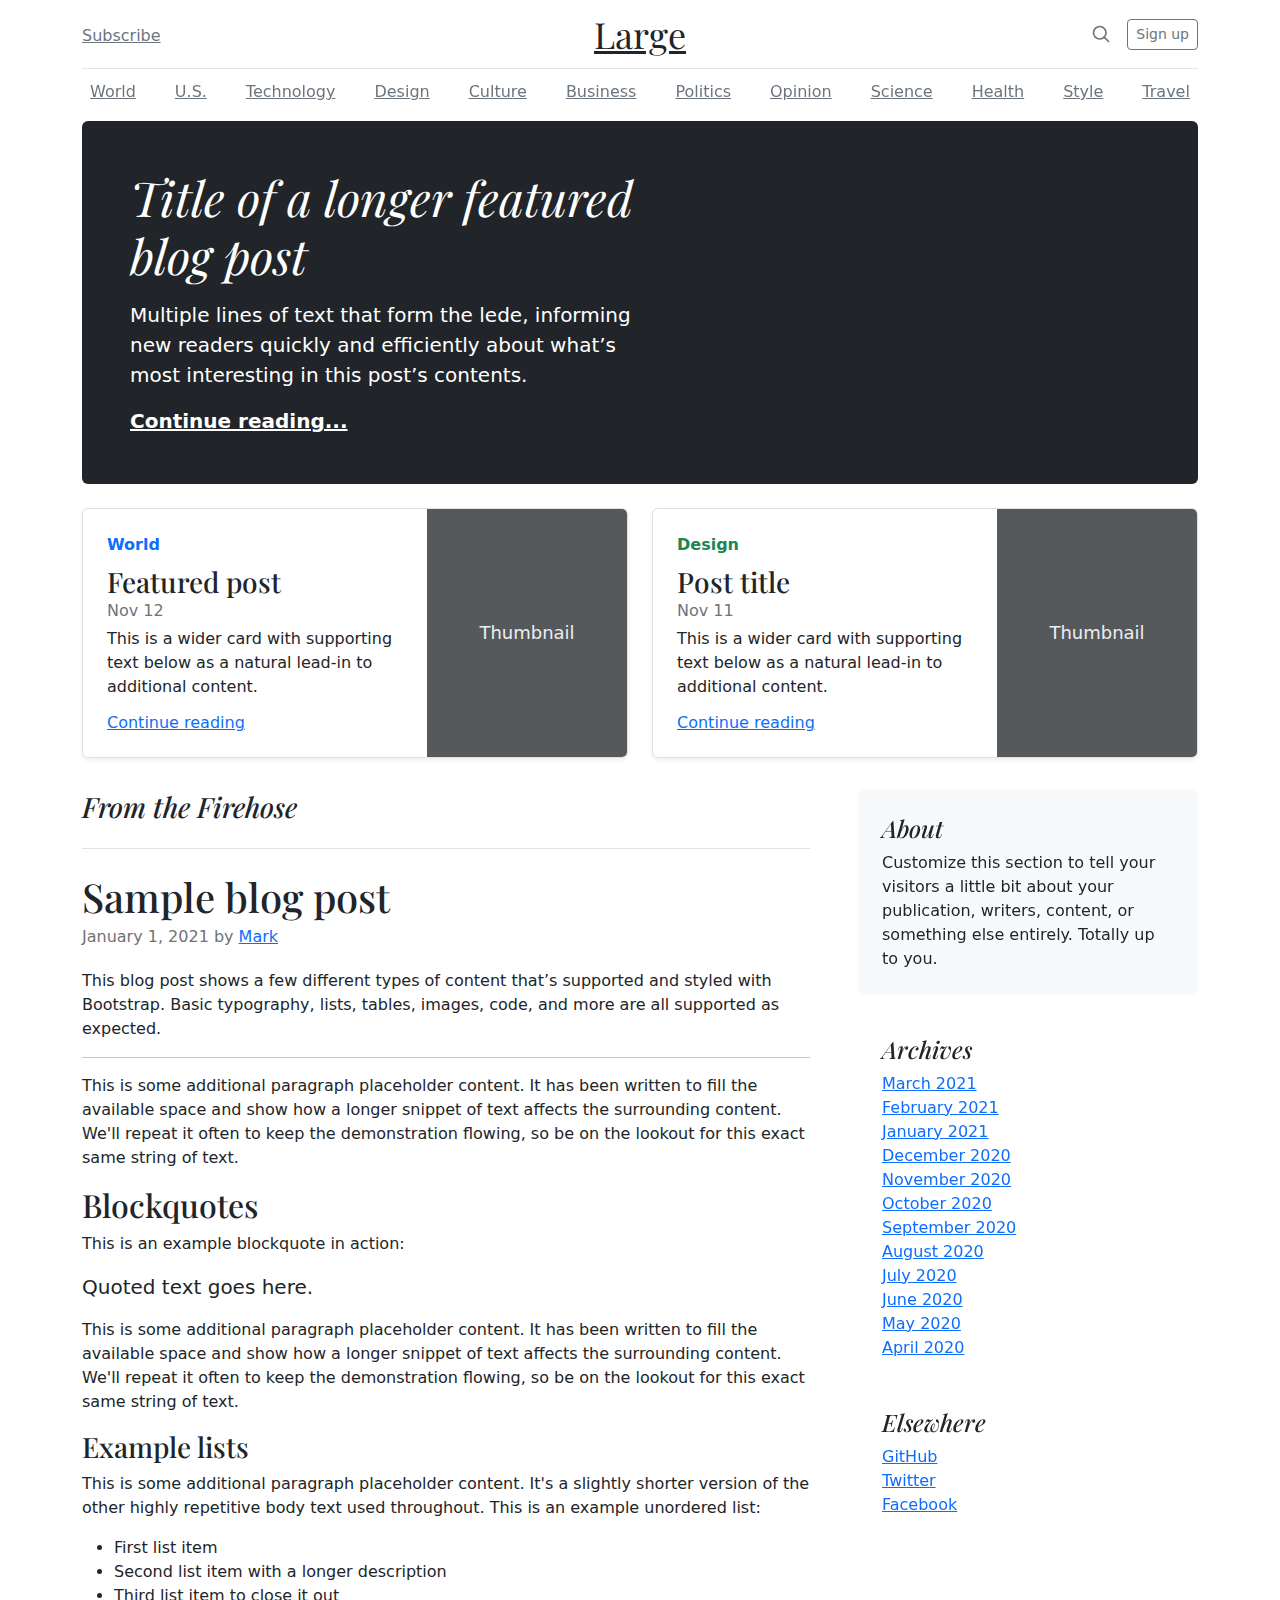
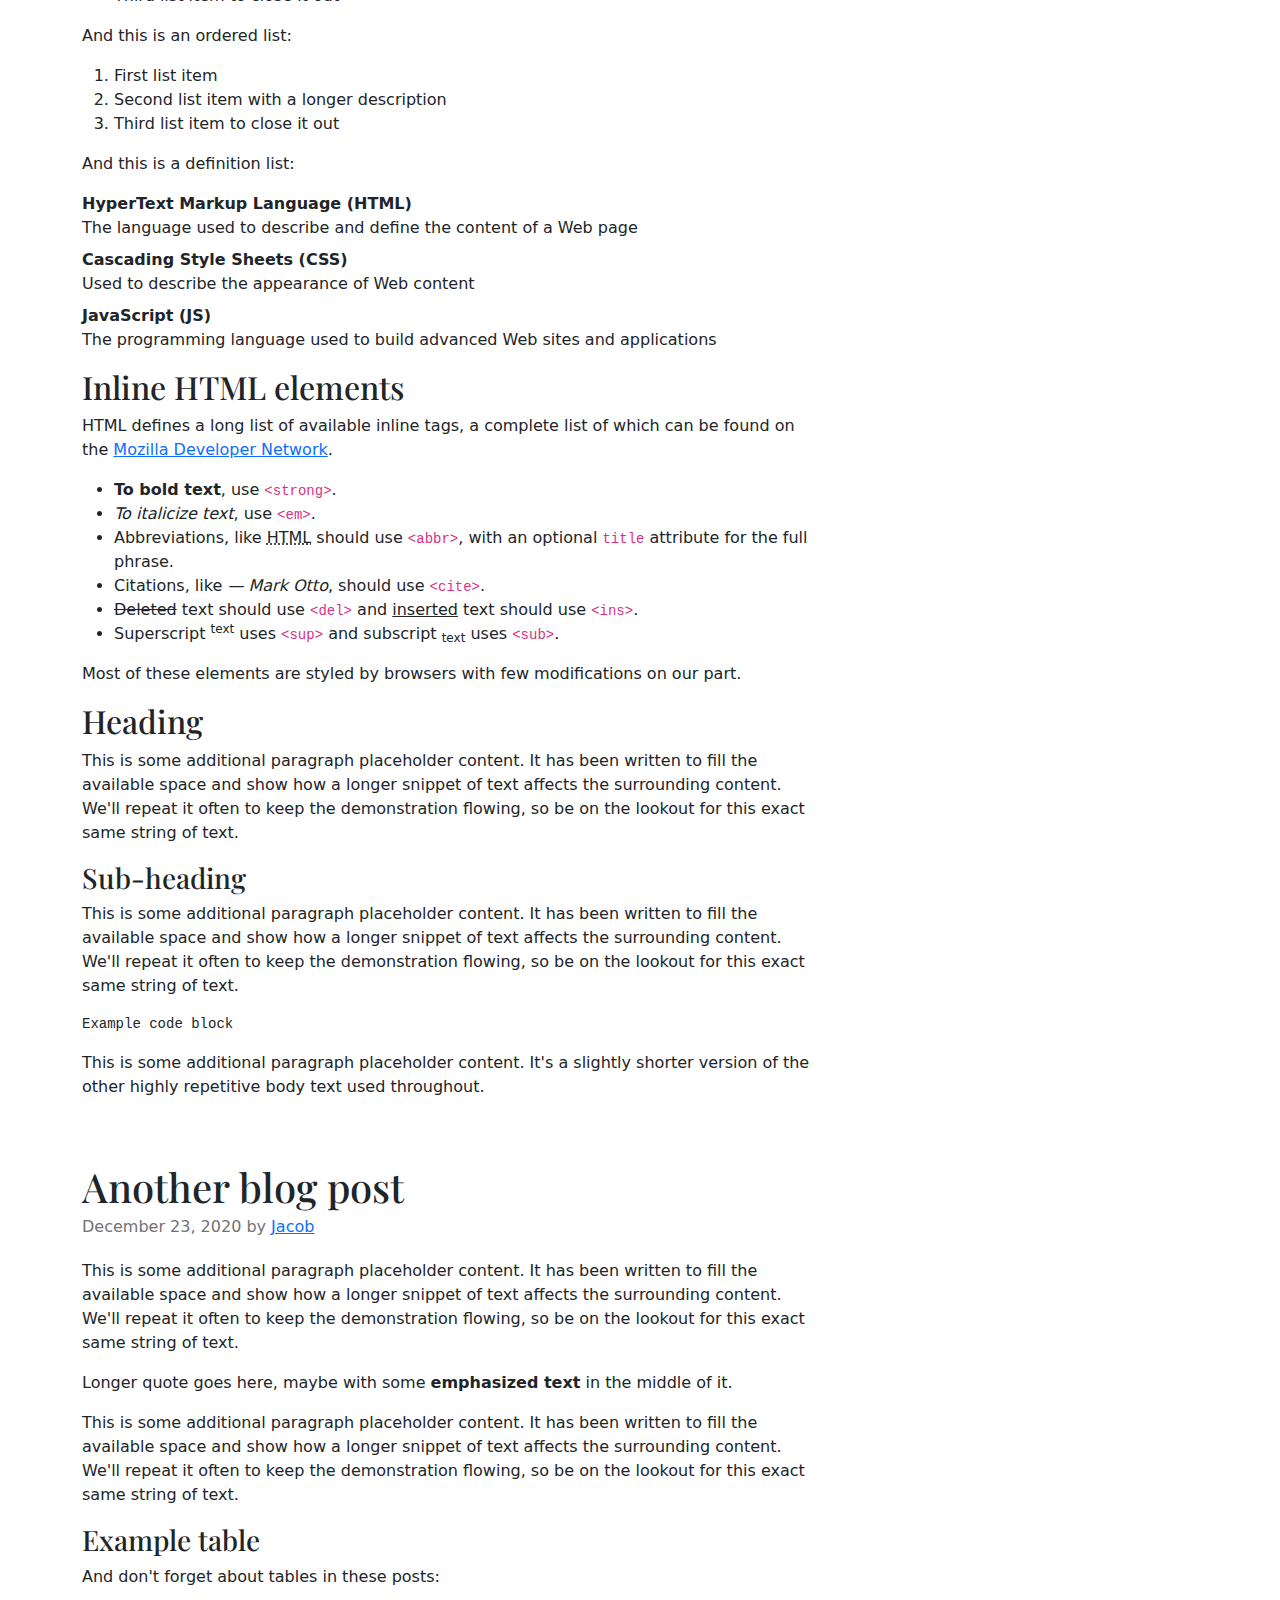
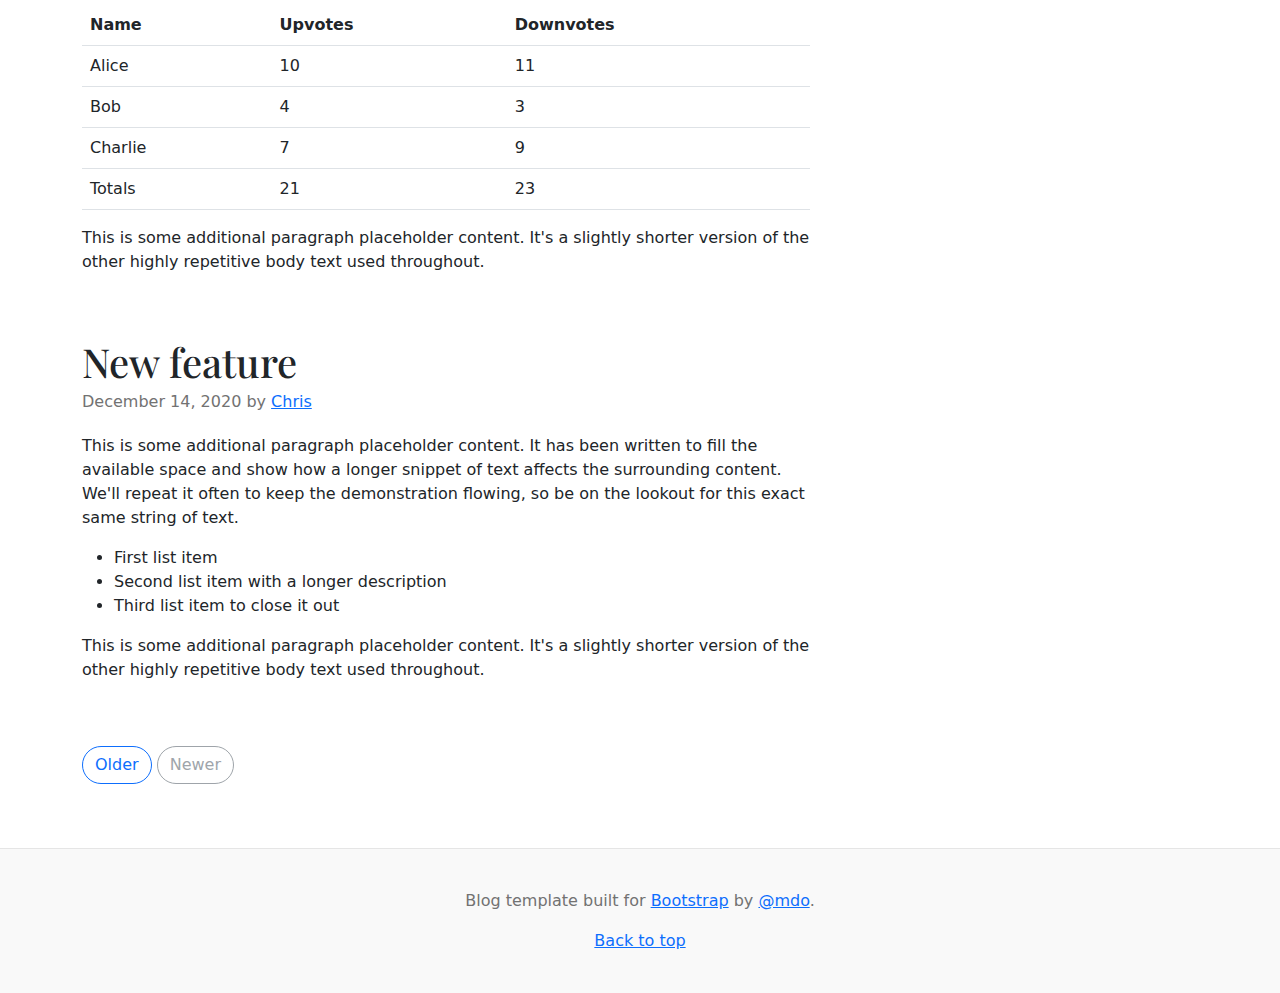
<file: bootstrap-5.2.2-examples/bootstrap-5.2.2-examples/blog/index.html>
<!doctype html>
<html lang="en">
  <head>
    <meta charset="utf-8">
    <meta name="viewport" content="width=device-width, initial-scale=1">
    <meta name="description" content="">
    <meta name="author" content="Mark Otto, Jacob Thornton, and Bootstrap contributors">
    <meta name="generator" content="Hugo 0.104.2">
    <title>Blog Template · Bootstrap v5.2</title>

    <link rel="canonical" href="https://getbootstrap.com/docs/5.2/examples/blog/">

    

    

<link href="../assets/dist/css/bootstrap.min.css" rel="stylesheet">

    <style>
      .bd-placeholder-img {
        font-size: 1.125rem;
        text-anchor: middle;
        -webkit-user-select: none;
        -moz-user-select: none;
        user-select: none;
      }

      @media (min-width: 768px) {
        .bd-placeholder-img-lg {
          font-size: 3.5rem;
        }
      }

      .b-example-divider {
        height: 3rem;
        background-color: rgba(0, 0, 0, .1);
        border: solid rgba(0, 0, 0, .15);
        border-width: 1px 0;
        box-shadow: inset 0 .5em 1.5em rgba(0, 0, 0, .1), inset 0 .125em .5em rgba(0, 0, 0, .15);
      }

      .b-example-vr {
        flex-shrink: 0;
        width: 1.5rem;
        height: 100vh;
      }

      .bi {
        vertical-align: -.125em;
        fill: currentColor;
      }

      .nav-scroller {
        position: relative;
        z-index: 2;
        height: 2.75rem;
        overflow-y: hidden;
      }

      .nav-scroller .nav {
        display: flex;
        flex-wrap: nowrap;
        padding-bottom: 1rem;
        margin-top: -1px;
        overflow-x: auto;
        text-align: center;
        white-space: nowrap;
        -webkit-overflow-scrolling: touch;
      }
    </style>

    
    <!-- Custom styles for this template -->
    <link href="https://fonts.googleapis.com/css?family=Playfair&#43;Display:700,900&amp;display=swap" rel="stylesheet">
    <!-- Custom styles for this template -->
    <link href="blog.css" rel="stylesheet">
  </head>
  <body>
    
<div class="container">
  <header class="blog-header lh-1 py-3">
    <div class="row flex-nowrap justify-content-between align-items-center">
      <div class="col-4 pt-1">
        <a class="link-secondary" href="#">Subscribe</a>
      </div>
      <div class="col-4 text-center">
        <a class="blog-header-logo text-dark" href="#">Large</a>
      </div>
      <div class="col-4 d-flex justify-content-end align-items-center">
        <a class="link-secondary" href="#" aria-label="Search">
          <svg xmlns="http://www.w3.org/2000/svg" width="20" height="20" fill="none" stroke="currentColor" stroke-linecap="round" stroke-linejoin="round" stroke-width="2" class="mx-3" role="img" viewBox="0 0 24 24"><title>Search</title><circle cx="10.5" cy="10.5" r="7.5"/><path d="M21 21l-5.2-5.2"/></svg>
        </a>
        <a class="btn btn-sm btn-outline-secondary" href="#">Sign up</a>
      </div>
    </div>
  </header>

  <div class="nav-scroller py-1 mb-2">
    <nav class="nav d-flex justify-content-between">
      <a class="p-2 link-secondary" href="#">World</a>
      <a class="p-2 link-secondary" href="#">U.S.</a>
      <a class="p-2 link-secondary" href="#">Technology</a>
      <a class="p-2 link-secondary" href="#">Design</a>
      <a class="p-2 link-secondary" href="#">Culture</a>
      <a class="p-2 link-secondary" href="#">Business</a>
      <a class="p-2 link-secondary" href="#">Politics</a>
      <a class="p-2 link-secondary" href="#">Opinion</a>
      <a class="p-2 link-secondary" href="#">Science</a>
      <a class="p-2 link-secondary" href="#">Health</a>
      <a class="p-2 link-secondary" href="#">Style</a>
      <a class="p-2 link-secondary" href="#">Travel</a>
    </nav>
  </div>
</div>

<main class="container">
  <div class="p-4 p-md-5 mb-4 rounded text-bg-dark">
    <div class="col-md-6 px-0">
      <h1 class="display-4 fst-italic">Title of a longer featured blog post</h1>
      <p class="lead my-3">Multiple lines of text that form the lede, informing new readers quickly and efficiently about what’s most interesting in this post’s contents.</p>
      <p class="lead mb-0"><a href="#" class="text-white fw-bold">Continue reading...</a></p>
    </div>
  </div>

  <div class="row mb-2">
    <div class="col-md-6">
      <div class="row g-0 border rounded overflow-hidden flex-md-row mb-4 shadow-sm h-md-250 position-relative">
        <div class="col p-4 d-flex flex-column position-static">
          <strong class="d-inline-block mb-2 text-primary">World</strong>
          <h3 class="mb-0">Featured post</h3>
          <div class="mb-1 text-muted">Nov 12</div>
          <p class="card-text mb-auto">This is a wider card with supporting text below as a natural lead-in to additional content.</p>
          <a href="#" class="stretched-link">Continue reading</a>
        </div>
        <div class="col-auto d-none d-lg-block">
          <svg class="bd-placeholder-img" width="200" height="250" xmlns="http://www.w3.org/2000/svg" role="img" aria-label="Placeholder: Thumbnail" preserveAspectRatio="xMidYMid slice" focusable="false"><title>Placeholder</title><rect width="100%" height="100%" fill="#55595c"/><text x="50%" y="50%" fill="#eceeef" dy=".3em">Thumbnail</text></svg>

        </div>
      </div>
    </div>
    <div class="col-md-6">
      <div class="row g-0 border rounded overflow-hidden flex-md-row mb-4 shadow-sm h-md-250 position-relative">
        <div class="col p-4 d-flex flex-column position-static">
          <strong class="d-inline-block mb-2 text-success">Design</strong>
          <h3 class="mb-0">Post title</h3>
          <div class="mb-1 text-muted">Nov 11</div>
          <p class="mb-auto">This is a wider card with supporting text below as a natural lead-in to additional content.</p>
          <a href="#" class="stretched-link">Continue reading</a>
        </div>
        <div class="col-auto d-none d-lg-block">
          <svg class="bd-placeholder-img" width="200" height="250" xmlns="http://www.w3.org/2000/svg" role="img" aria-label="Placeholder: Thumbnail" preserveAspectRatio="xMidYMid slice" focusable="false"><title>Placeholder</title><rect width="100%" height="100%" fill="#55595c"/><text x="50%" y="50%" fill="#eceeef" dy=".3em">Thumbnail</text></svg>

        </div>
      </div>
    </div>
  </div>

  <div class="row g-5">
    <div class="col-md-8">
      <h3 class="pb-4 mb-4 fst-italic border-bottom">
        From the Firehose
      </h3>

      <article class="blog-post">
        <h2 class="blog-post-title mb-1">Sample blog post</h2>
        <p class="blog-post-meta">January 1, 2021 by <a href="#">Mark</a></p>

        <p>This blog post shows a few different types of content that’s supported and styled with Bootstrap. Basic typography, lists, tables, images, code, and more are all supported as expected.</p>
        <hr>
        <p>This is some additional paragraph placeholder content. It has been written to fill the available space and show how a longer snippet of text affects the surrounding content. We'll repeat it often to keep the demonstration flowing, so be on the lookout for this exact same string of text.</p>
        <h2>Blockquotes</h2>
        <p>This is an example blockquote in action:</p>
        <blockquote class="blockquote">
          <p>Quoted text goes here.</p>
        </blockquote>
        <p>This is some additional paragraph placeholder content. It has been written to fill the available space and show how a longer snippet of text affects the surrounding content. We'll repeat it often to keep the demonstration flowing, so be on the lookout for this exact same string of text.</p>
        <h3>Example lists</h3>
        <p>This is some additional paragraph placeholder content. It's a slightly shorter version of the other highly repetitive body text used throughout. This is an example unordered list:</p>
        <ul>
          <li>First list item</li>
          <li>Second list item with a longer description</li>
          <li>Third list item to close it out</li>
        </ul>
        <p>And this is an ordered list:</p>
        <ol>
          <li>First list item</li>
          <li>Second list item with a longer description</li>
          <li>Third list item to close it out</li>
        </ol>
        <p>And this is a definition list:</p>
        <dl>
          <dt>HyperText Markup Language (HTML)</dt>
          <dd>The language used to describe and define the content of a Web page</dd>
          <dt>Cascading Style Sheets (CSS)</dt>
          <dd>Used to describe the appearance of Web content</dd>
          <dt>JavaScript (JS)</dt>
          <dd>The programming language used to build advanced Web sites and applications</dd>
        </dl>
        <h2>Inline HTML elements</h2>
        <p>HTML defines a long list of available inline tags, a complete list of which can be found on the <a href="https://developer.mozilla.org/en-US/docs/Web/HTML/Element">Mozilla Developer Network</a>.</p>
        <ul>
          <li><strong>To bold text</strong>, use <code class="language-plaintext highlighter-rouge">&lt;strong&gt;</code>.</li>
          <li><em>To italicize text</em>, use <code class="language-plaintext highlighter-rouge">&lt;em&gt;</code>.</li>
          <li>Abbreviations, like <abbr title="HyperText Markup Language">HTML</abbr> should use <code class="language-plaintext highlighter-rouge">&lt;abbr&gt;</code>, with an optional <code class="language-plaintext highlighter-rouge">title</code> attribute for the full phrase.</li>
          <li>Citations, like <cite>— Mark Otto</cite>, should use <code class="language-plaintext highlighter-rouge">&lt;cite&gt;</code>.</li>
          <li><del>Deleted</del> text should use <code class="language-plaintext highlighter-rouge">&lt;del&gt;</code> and <ins>inserted</ins> text should use <code class="language-plaintext highlighter-rouge">&lt;ins&gt;</code>.</li>
          <li>Superscript <sup>text</sup> uses <code class="language-plaintext highlighter-rouge">&lt;sup&gt;</code> and subscript <sub>text</sub> uses <code class="language-plaintext highlighter-rouge">&lt;sub&gt;</code>.</li>
        </ul>
        <p>Most of these elements are styled by browsers with few modifications on our part.</p>
        <h2>Heading</h2>
        <p>This is some additional paragraph placeholder content. It has been written to fill the available space and show how a longer snippet of text affects the surrounding content. We'll repeat it often to keep the demonstration flowing, so be on the lookout for this exact same string of text.</p>
        <h3>Sub-heading</h3>
        <p>This is some additional paragraph placeholder content. It has been written to fill the available space and show how a longer snippet of text affects the surrounding content. We'll repeat it often to keep the demonstration flowing, so be on the lookout for this exact same string of text.</p>
        <pre><code>Example code block</code></pre>
        <p>This is some additional paragraph placeholder content. It's a slightly shorter version of the other highly repetitive body text used throughout.</p>
      </article>

      <article class="blog-post">
        <h2 class="blog-post-title mb-1">Another blog post</h2>
        <p class="blog-post-meta">December 23, 2020 by <a href="#">Jacob</a></p>

        <p>This is some additional paragraph placeholder content. It has been written to fill the available space and show how a longer snippet of text affects the surrounding content. We'll repeat it often to keep the demonstration flowing, so be on the lookout for this exact same string of text.</p>
        <blockquote>
          <p>Longer quote goes here, maybe with some <strong>emphasized text</strong> in the middle of it.</p>
        </blockquote>
        <p>This is some additional paragraph placeholder content. It has been written to fill the available space and show how a longer snippet of text affects the surrounding content. We'll repeat it often to keep the demonstration flowing, so be on the lookout for this exact same string of text.</p>
        <h3>Example table</h3>
        <p>And don't forget about tables in these posts:</p>
        <table class="table">
          <thead>
            <tr>
              <th>Name</th>
              <th>Upvotes</th>
              <th>Downvotes</th>
            </tr>
          </thead>
          <tbody>
            <tr>
              <td>Alice</td>
              <td>10</td>
              <td>11</td>
            </tr>
            <tr>
              <td>Bob</td>
              <td>4</td>
              <td>3</td>
            </tr>
            <tr>
              <td>Charlie</td>
              <td>7</td>
              <td>9</td>
            </tr>
          </tbody>
          <tfoot>
            <tr>
              <td>Totals</td>
              <td>21</td>
              <td>23</td>
            </tr>
          </tfoot>
        </table>

        <p>This is some additional paragraph placeholder content. It's a slightly shorter version of the other highly repetitive body text used throughout.</p>
      </article>

      <article class="blog-post">
        <h2 class="blog-post-title mb-1">New feature</h2>
        <p class="blog-post-meta">December 14, 2020 by <a href="#">Chris</a></p>

        <p>This is some additional paragraph placeholder content. It has been written to fill the available space and show how a longer snippet of text affects the surrounding content. We'll repeat it often to keep the demonstration flowing, so be on the lookout for this exact same string of text.</p>
        <ul>
          <li>First list item</li>
          <li>Second list item with a longer description</li>
          <li>Third list item to close it out</li>
        </ul>
        <p>This is some additional paragraph placeholder content. It's a slightly shorter version of the other highly repetitive body text used throughout.</p>
      </article>

      <nav class="blog-pagination" aria-label="Pagination">
        <a class="btn btn-outline-primary rounded-pill" href="#">Older</a>
        <a class="btn btn-outline-secondary rounded-pill disabled">Newer</a>
      </nav>

    </div>

    <div class="col-md-4">
      <div class="position-sticky" style="top: 2rem;">
        <div class="p-4 mb-3 bg-light rounded">
          <h4 class="fst-italic">About</h4>
          <p class="mb-0">Customize this section to tell your visitors a little bit about your publication, writers, content, or something else entirely. Totally up to you.</p>
        </div>

        <div class="p-4">
          <h4 class="fst-italic">Archives</h4>
          <ol class="list-unstyled mb-0">
            <li><a href="#">March 2021</a></li>
            <li><a href="#">February 2021</a></li>
            <li><a href="#">January 2021</a></li>
            <li><a href="#">December 2020</a></li>
            <li><a href="#">November 2020</a></li>
            <li><a href="#">October 2020</a></li>
            <li><a href="#">September 2020</a></li>
            <li><a href="#">August 2020</a></li>
            <li><a href="#">July 2020</a></li>
            <li><a href="#">June 2020</a></li>
            <li><a href="#">May 2020</a></li>
            <li><a href="#">April 2020</a></li>
          </ol>
        </div>

        <div class="p-4">
          <h4 class="fst-italic">Elsewhere</h4>
          <ol class="list-unstyled">
            <li><a href="#">GitHub</a></li>
            <li><a href="#">Twitter</a></li>
            <li><a href="#">Facebook</a></li>
          </ol>
        </div>
      </div>
    </div>
  </div>

</main>

<footer class="blog-footer">
  <p>Blog template built for <a href="https://getbootstrap.com/">Bootstrap</a> by <a href="https://twitter.com/mdo">@mdo</a>.</p>
  <p>
    <a href="#">Back to top</a>
  </p>
</footer>


    
  </body>
</html>
</file>
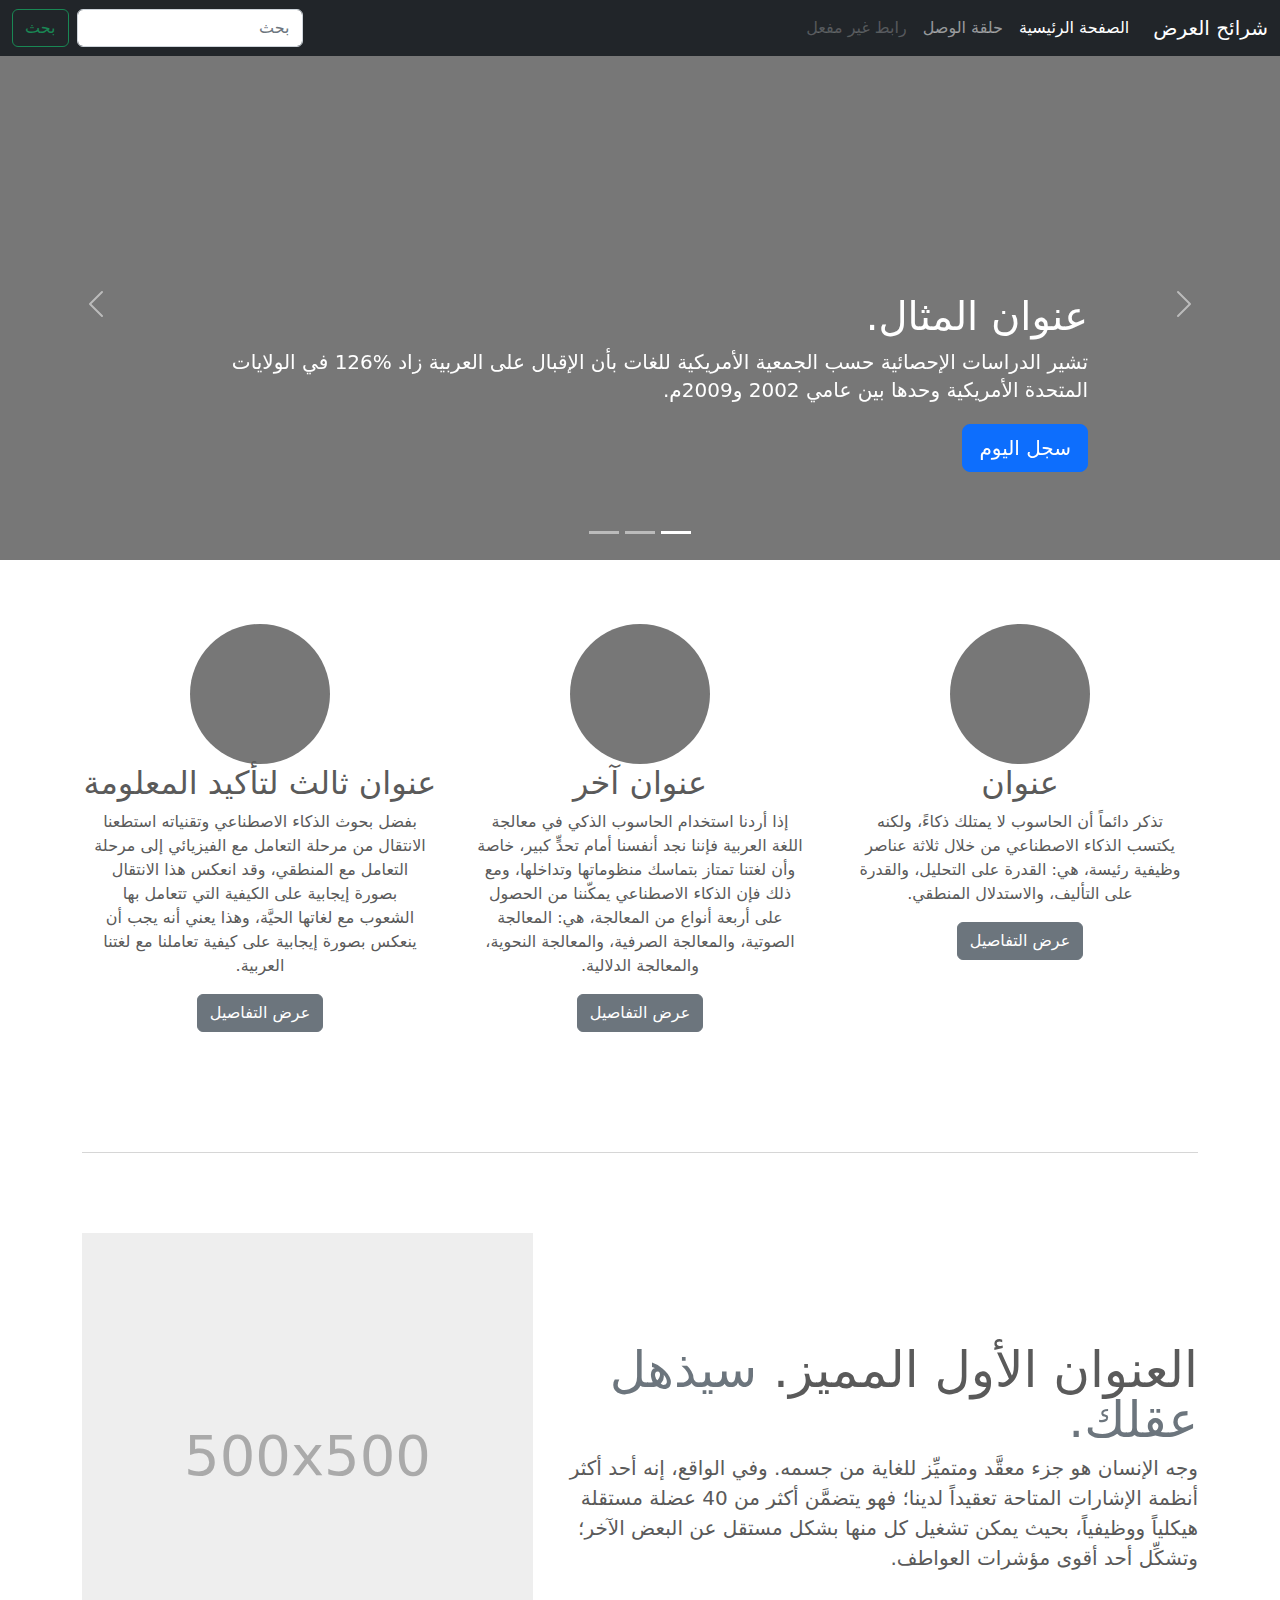
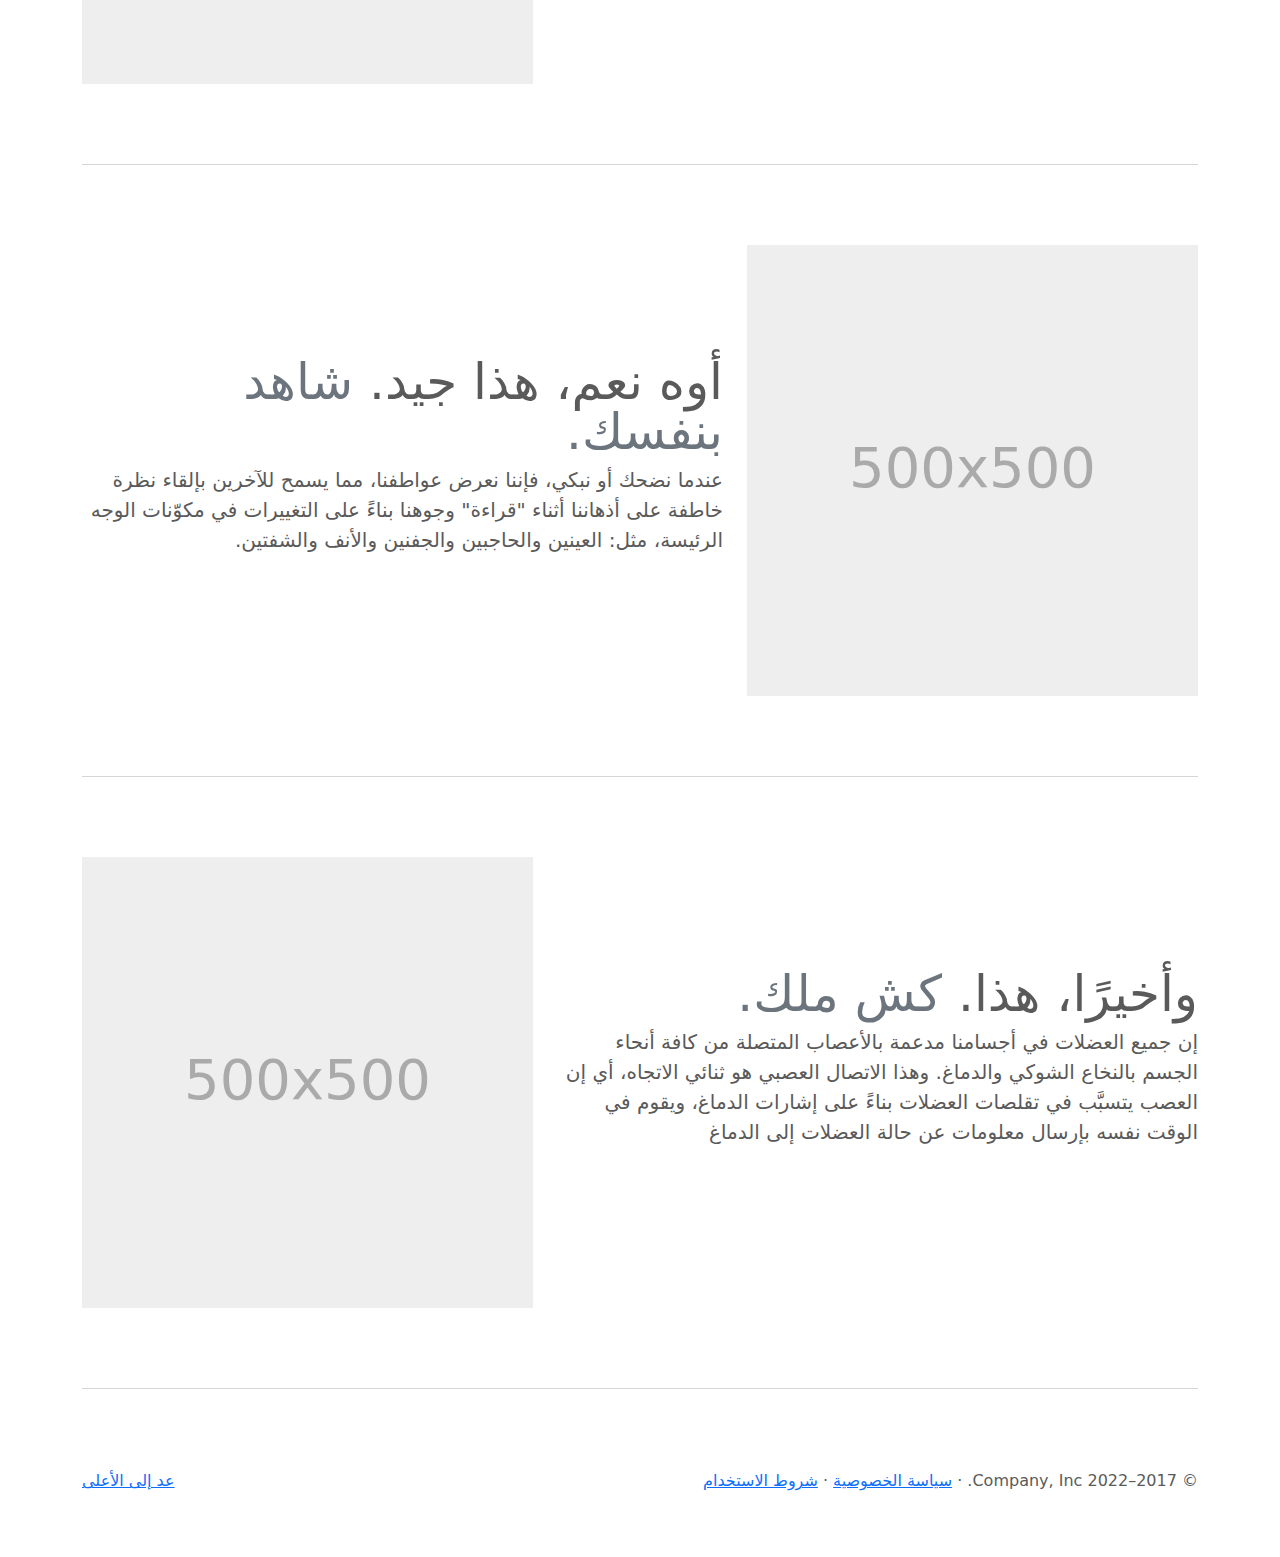
<file: bootstrap-5.2.2-examples/bootstrap-5.2.2-examples/carousel-rtl/index.html>
<!doctype html>
<html lang="ar" dir="rtl">
  <head>
    <meta charset="utf-8">
    <meta name="viewport" content="width=device-width, initial-scale=1">
    <meta name="description" content="">
    <meta name="author" content="Mark Otto, Jacob Thornton, and Bootstrap contributors">
    <meta name="generator" content="Hugo 0.104.2">
    <title>قالب  شرائح العرض · Bootstrap v5.2</title>

    <link rel="canonical" href="https://getbootstrap.com/docs/5.2/examples/carousel-rtl/">

    

    

<link href="../assets/dist/css/bootstrap.rtl.min.css" rel="stylesheet">

    <style>
      .bd-placeholder-img {
        font-size: 1.125rem;
        text-anchor: middle;
        -webkit-user-select: none;
        -moz-user-select: none;
        user-select: none;
      }

      @media (min-width: 768px) {
        .bd-placeholder-img-lg {
          font-size: 3.5rem;
        }
      }

      .b-example-divider {
        height: 3rem;
        background-color: rgba(0, 0, 0, .1);
        border: solid rgba(0, 0, 0, .15);
        border-width: 1px 0;
        box-shadow: inset 0 .5em 1.5em rgba(0, 0, 0, .1), inset 0 .125em .5em rgba(0, 0, 0, .15);
      }

      .b-example-vr {
        flex-shrink: 0;
        width: 1.5rem;
        height: 100vh;
      }

      .bi {
        vertical-align: -.125em;
        fill: currentColor;
      }

      .nav-scroller {
        position: relative;
        z-index: 2;
        height: 2.75rem;
        overflow-y: hidden;
      }

      .nav-scroller .nav {
        display: flex;
        flex-wrap: nowrap;
        padding-bottom: 1rem;
        margin-top: -1px;
        overflow-x: auto;
        text-align: center;
        white-space: nowrap;
        -webkit-overflow-scrolling: touch;
      }
    </style>

    
    <!-- Custom styles for this template -->
    <link href="../carousel/carousel.rtl.css" rel="stylesheet">
  </head>
  <body>
    
<header>
  <nav class="navbar navbar-expand-md navbar-dark fixed-top bg-dark">
    <div class="container-fluid">
      <a class="navbar-brand" href="#">شرائح العرض</a>
      <button class="navbar-toggler" type="button" data-bs-toggle="collapse" data-bs-target="#navbarCollapse" aria-controls="navbarCollapse" aria-expanded="false" aria-label="تبديل التنقل">
        <span class="navbar-toggler-icon"></span>
      </button>
      <div class="collapse navbar-collapse" id="navbarCollapse">
        <ul class="navbar-nav me-auto mb-2 mb-md-0">
          <li class="nav-item">
            <a class="nav-link active" aria-current="page" href="#">الصفحة الرئيسية</a>
          </li>
          <li class="nav-item">
            <a class="nav-link" href="#">حلقة الوصل</a>
          </li>
          <li class="nav-item">
            <a class="nav-link disabled">رابط غير مفعل</a>
          </li>
        </ul>
        <form class="d-flex" role="search">
          <input class="form-control me-2" type="search" placeholder="بحث" aria-label="بحث">
          <button class="btn btn-outline-success" type="submit">بحث</button>
        </form>
      </div>
    </div>
  </nav>
</header>

<main>

  <div id="myCarousel" class="carousel slide" data-bs-ride="carousel">
    <div class="carousel-indicators">
      <button type="button" data-bs-target="#myCarousel" data-bs-slide-to="0" class="active" aria-current="true" aria-label="Slide 1"></button>
      <button type="button" data-bs-target="#myCarousel" data-bs-slide-to="1" aria-label="Slide 2"></button>
      <button type="button" data-bs-target="#myCarousel" data-bs-slide-to="2" aria-label="Slide 3"></button>
    </div>
    <div class="carousel-inner">
      <div class="carousel-item active">
        <svg class="bd-placeholder-img" width="100%" height="100%" xmlns="http://www.w3.org/2000/svg" aria-hidden="true" preserveAspectRatio="xMidYMid slice" focusable="false"><rect width="100%" height="100%" fill="#777"/></svg>

        <div class="container">
          <div class="carousel-caption text-start">
            <h1>عنوان المثال.</h1>
            <p>تشير الدراسات الإحصائية حسب الجمعية الأمريكية للغات بأن الإقبال على العربية زاد %126 في الولايات المتحدة الأمريكية وحدها بين عامي 2002 و2009م.</p>
            <p><a class="btn btn-lg btn-primary" href="#">سجل اليوم</a></p>
          </div>
        </div>
      </div>
      <div class="carousel-item">
        <svg class="bd-placeholder-img" width="100%" height="100%" xmlns="http://www.w3.org/2000/svg" aria-hidden="true" preserveAspectRatio="xMidYMid slice" focusable="false"><rect width="100%" height="100%" fill="#777"/></svg>

        <div class="container">
          <div class="carousel-caption">
            <h1>عنوان مثال آخر.</h1>
            <p>حسب المجلس الثقافي البريطاني فإن تعليم الإنجليزية داخل بريطانيا يسهم في تعزيز اقتصادها بما يتجاوز ملياري جنيه سنوياً، كما أنه وفر أكثر من 26 ألف وظيفة.</p>
            <p><a class="btn btn-lg btn-primary" href="#">أعرف أكثر</a></p>
          </div>
        </div>
      </div>
      <div class="carousel-item">
        <svg class="bd-placeholder-img" width="100%" height="100%" xmlns="http://www.w3.org/2000/svg" aria-hidden="true" preserveAspectRatio="xMidYMid slice" focusable="false"><rect width="100%" height="100%" fill="#777"/></svg>

        <div class="container">
          <div class="carousel-caption text-end">
            <h1>واحد أكثر لقياس جيد.</h1>
            <p>الإحصاءات لحجم الاستثمار اللغوي خارج بريطانيا تتفاوت من سنة لأخرى إلا أن المدير التنفيذي للمجلس الثقافي البريطاني إدي بايرز يرى أن استثمار تعليم الإنجليزية في الخارج لا يحسب على المستوى المالي فحسب بل على المستوى السياسي أيضاً.</p>
            <p><a class="btn btn-lg btn-primary" href="#">تصفح المعرض</a></p>
          </div>
        </div>
      </div>
    </div>
    <button class="carousel-control-prev" type="button" data-bs-target="#myCarousel" data-bs-slide="prev">
      <span class="carousel-control-prev-icon" aria-hidden="true"></span>
      <span class="visually-hidden">السابق</span>
    </button>
    <button class="carousel-control-next" type="button" data-bs-target="#myCarousel" data-bs-slide="next">
      <span class="carousel-control-next-icon" aria-hidden="true"></span>
      <span class="visually-hidden">التالي</span>
    </button>
  </div>


  <!-- Marketing messaging and featurettes
  ================================================== -->
  <!-- Wrap the rest of the page in another container to center all the content. -->

  <div class="container marketing">

    <!-- Three columns of text below the carousel -->
    <div class="row">
      <div class="col-lg-4">
        <svg class="bd-placeholder-img rounded-circle" width="140" height="140" xmlns="http://www.w3.org/2000/svg" role="img" aria-label="Placeholder: 140x140" preserveAspectRatio="xMidYMid slice" focusable="false"><title>Placeholder</title><rect width="100%" height="100%" fill="#777"/><text x="50%" y="50%" fill="#777" dy=".3em">140x140</text></svg>

        <h2 class="fw-normal">عنوان</h2>
        <p>تذكر دائماً أن الحاسوب لا يمتلك ذكاءً، ولكنه يكتسب الذكاء الاصطناعي من خلال ثلاثة عناصر وظيفية رئيسة، هي: القدرة على التحليل، والقدرة على التأليف، والاستدلال المنطقي.</p>
        <p><a class="btn btn-secondary" href="#">عرض التفاصيل</a></p>
      </div><!-- /.col-lg-4 -->
      <div class="col-lg-4">
        <svg class="bd-placeholder-img rounded-circle" width="140" height="140" xmlns="http://www.w3.org/2000/svg" role="img" aria-label="Placeholder: 140x140" preserveAspectRatio="xMidYMid slice" focusable="false"><title>Placeholder</title><rect width="100%" height="100%" fill="#777"/><text x="50%" y="50%" fill="#777" dy=".3em">140x140</text></svg>

        <h2 class="fw-normal">عنوان آخر</h2>
        <p>إذا أردنا استخدام الحاسوب الذكي في معالجة اللغة العربية فإننا نجد أنفسنا أمام تحدٍّ كبير، خاصة وأن لغتنا تمتاز بتماسك منظوماتها وتداخلها، ومع ذلك فإن الذكاء الاصطناعي يمكّننا من الحصول على أربعة أنواع من المعالجة، هي: المعالجة الصوتية، والمعالجة الصرفية، والمعالجة النحوية، والمعالجة الدلالية.</p>
        <p><a class="btn btn-secondary" href="#">عرض التفاصيل</a></p>
      </div><!-- /.col-lg-4 -->
      <div class="col-lg-4">
        <svg class="bd-placeholder-img rounded-circle" width="140" height="140" xmlns="http://www.w3.org/2000/svg" role="img" aria-label="Placeholder: 140x140" preserveAspectRatio="xMidYMid slice" focusable="false"><title>Placeholder</title><rect width="100%" height="100%" fill="#777"/><text x="50%" y="50%" fill="#777" dy=".3em">140x140</text></svg>

        <h2 class="fw-normal">عنوان ثالث لتأكيد المعلومة</h2>
        <p>بفضل بحوث الذكاء الاصطناعي وتقنياته استطعنا الانتقال من مرحلة التعامل مع الفيزيائي إلى مرحلة التعامل مع المنطقي، وقد انعكس هذا الانتقال بصورة إيجابية على الكيفية التي تتعامل بها الشعوب مع لغاتها الحيَّة، وهذا يعني أنه يجب أن ينعكس بصورة إيجابية على كيفية تعاملنا مع لغتنا العربية.</p>
        <p><a class="btn btn-secondary" href="#">عرض التفاصيل</a></p>
      </div><!-- /.col-lg-4 -->
    </div><!-- /.row -->


    <!-- START THE FEATURETTES -->

    <hr class="featurette-divider">

    <div class="row featurette">
      <div class="col-md-7">
        <h2 class="featurette-heading fw-normal lh-1">العنوان الأول المميز. <span class="text-muted"> سيذهل عقلك. </span></h2>
        <p class="lead">وجه الإنسان هو جزء معقَّد ومتميِّز للغاية من جسمه. وفي الواقع، إنه أحد أكثر أنظمة الإشارات المتاحة تعقيداً لدينا؛ فهو يتضمَّن أكثر من 40 عضلة مستقلة هيكلياً ووظيفياً، بحيث يمكن تشغيل كل منها بشكل مستقل عن البعض الآخر؛ وتشكِّل أحد أقوى مؤشرات العواطف.</p>
      </div>
      <div class="col-md-5">
        <svg class="bd-placeholder-img bd-placeholder-img-lg featurette-image img-fluid mx-auto" width="500" height="500" xmlns="http://www.w3.org/2000/svg" role="img" aria-label="Placeholder: 500x500" preserveAspectRatio="xMidYMid slice" focusable="false"><title>Placeholder</title><rect width="100%" height="100%" fill="#eee"/><text x="50%" y="50%" fill="#aaa" dy=".3em">500x500</text></svg>

      </div>
    </div>

    <hr class="featurette-divider">

    <div class="row featurette">
      <div class="col-md-7 order-md-2">
        <h2 class="featurette-heading fw-normal lh-1">أوه نعم، هذا جيد. <span class="text-muted"> شاهد بنفسك. </span></h2>
        <p class="lead">عندما نضحك أو نبكي، فإننا نعرض عواطفنا، مما يسمح للآخرين بإلقاء نظرة خاطفة على أذهاننا أثناء "قراءة" وجوهنا بناءً على التغييرات في مكوّنات الوجه الرئيسة، مثل: العينين والحاجبين والجفنين والأنف والشفتين.</p>
      </div>
      <div class="col-md-5 order-md-1">
        <svg class="bd-placeholder-img bd-placeholder-img-lg featurette-image img-fluid mx-auto" width="500" height="500" xmlns="http://www.w3.org/2000/svg" role="img" aria-label="Placeholder: 500x500" preserveAspectRatio="xMidYMid slice" focusable="false"><title>Placeholder</title><rect width="100%" height="100%" fill="#eee"/><text x="50%" y="50%" fill="#aaa" dy=".3em">500x500</text></svg>

      </div>
    </div>

    <hr class="featurette-divider">

    <div class="row featurette">
      <div class="col-md-7">
        <h2 class="featurette-heading fw-normal lh-1">وأخيرًا، هذا. <span class="text-muted"> كش ملك. </span></h2>
        <p class="lead">إن جميع العضلات في أجسامنا مدعمة بالأعصاب المتصلة من كافة أنحاء الجسم بالنخاع الشوكي والدماغ. وهذا الاتصال العصبي هو ثنائي الاتجاه، أي إن العصب يتسبَّب في تقلصات العضلات بناءً على إشارات الدماغ، ويقوم في الوقت نفسه بإرسال معلومات عن حالة العضلات إلى الدماغ</p>
      </div>
      <div class="col-md-5">
        <svg class="bd-placeholder-img bd-placeholder-img-lg featurette-image img-fluid mx-auto" width="500" height="500" xmlns="http://www.w3.org/2000/svg" role="img" aria-label="Placeholder: 500x500" preserveAspectRatio="xMidYMid slice" focusable="false"><title>Placeholder</title><rect width="100%" height="100%" fill="#eee"/><text x="50%" y="50%" fill="#aaa" dy=".3em">500x500</text></svg>

      </div>
    </div>

    <hr class="featurette-divider">

    <!-- /END THE FEATURETTES -->

  </div><!-- /.container -->


  <!-- FOOTER -->
  <footer class="container">
    <p class="float-end"><a href="#">عد إلى الأعلى</a></p>
    <p>&copy; 2017–2022 Company, Inc. &middot; <a href="#">سياسة الخصوصية</a> &middot; <a href="#">شروط الاستخدام</a></p>
  </footer>
</main>


    <script src="../assets/dist/js/bootstrap.bundle.min.js"></script>

      
  </body>
</html>
</file>
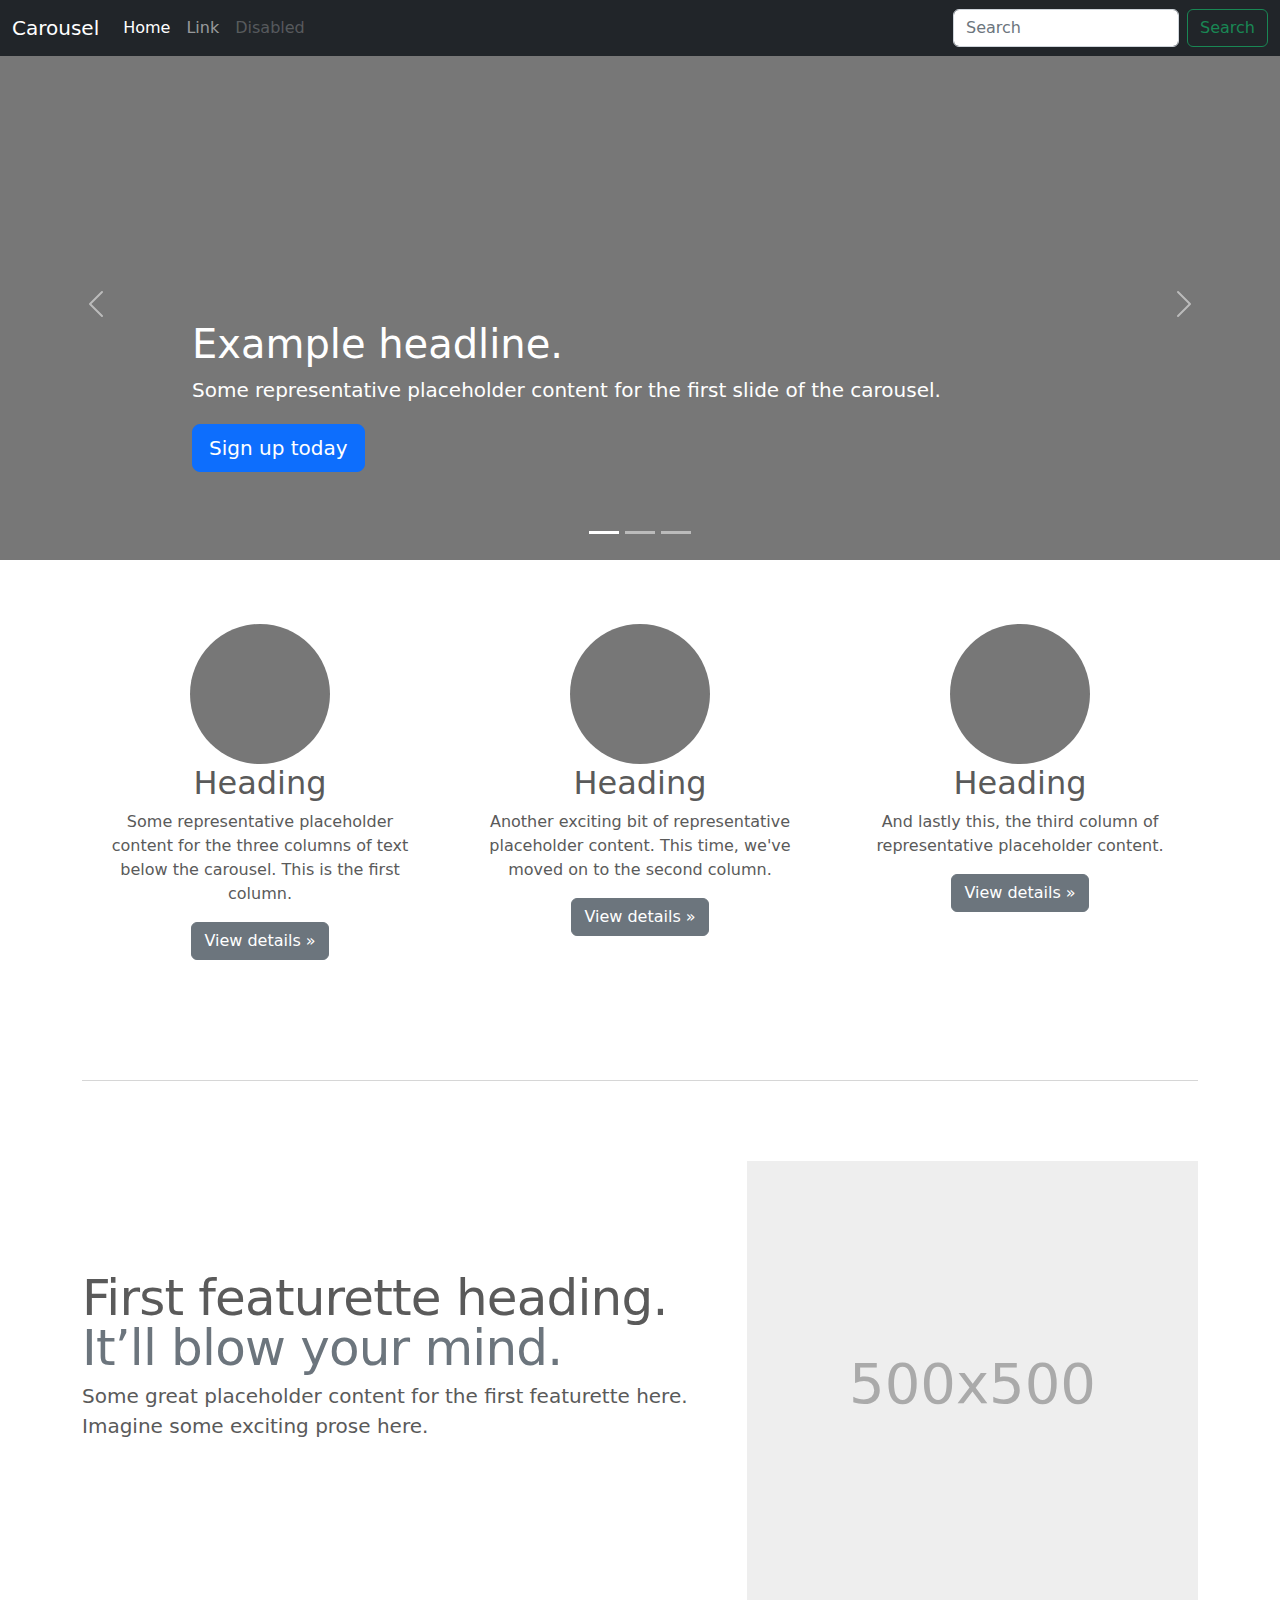
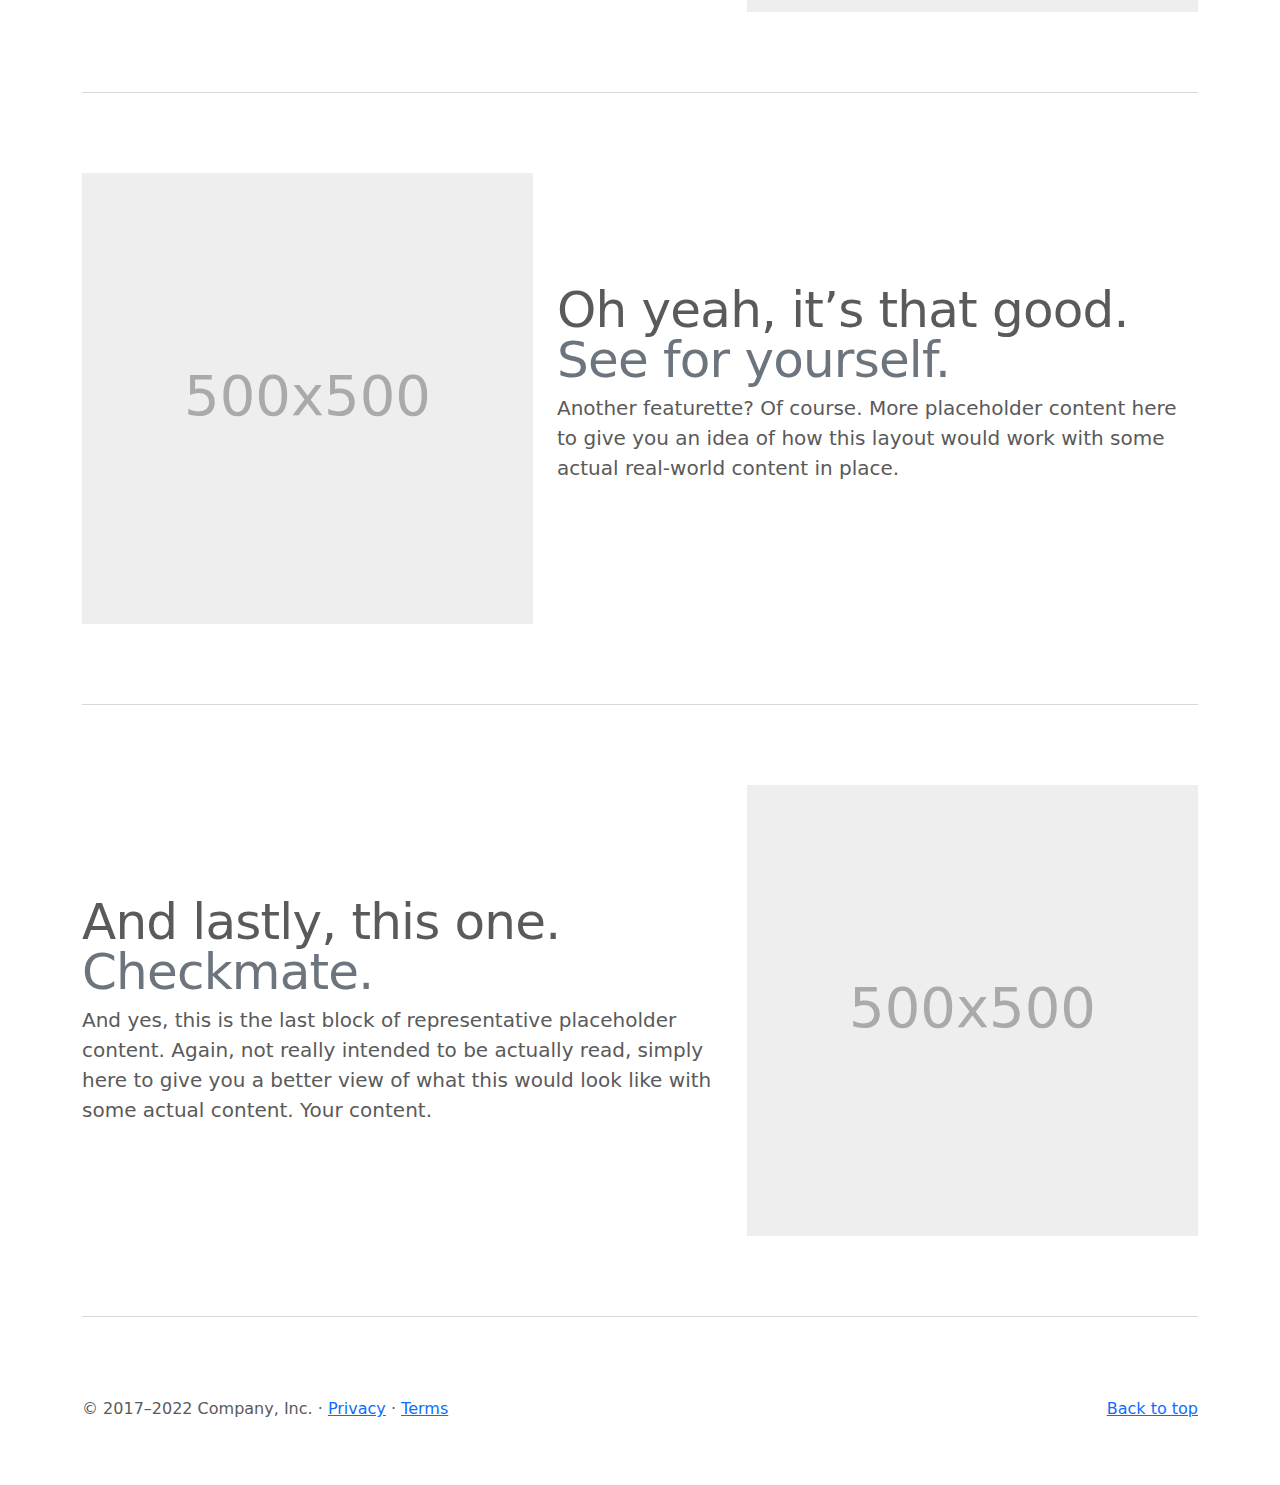
<file: bootstrap-5.2.2-examples/bootstrap-5.2.2-examples/carousel/index.html>
<!doctype html>
<html lang="en">
  <head>
    <meta charset="utf-8">
    <meta name="viewport" content="width=device-width, initial-scale=1">
    <meta name="description" content="">
    <meta name="author" content="Mark Otto, Jacob Thornton, and Bootstrap contributors">
    <meta name="generator" content="Hugo 0.104.2">
    <title>Carousel Template · Bootstrap v5.2</title>

    <link rel="canonical" href="https://getbootstrap.com/docs/5.2/examples/carousel/">

    

    

<link href="../assets/dist/css/bootstrap.min.css" rel="stylesheet">

    <style>
      .bd-placeholder-img {
        font-size: 1.125rem;
        text-anchor: middle;
        -webkit-user-select: none;
        -moz-user-select: none;
        user-select: none;
      }

      @media (min-width: 768px) {
        .bd-placeholder-img-lg {
          font-size: 3.5rem;
        }
      }

      .b-example-divider {
        height: 3rem;
        background-color: rgba(0, 0, 0, .1);
        border: solid rgba(0, 0, 0, .15);
        border-width: 1px 0;
        box-shadow: inset 0 .5em 1.5em rgba(0, 0, 0, .1), inset 0 .125em .5em rgba(0, 0, 0, .15);
      }

      .b-example-vr {
        flex-shrink: 0;
        width: 1.5rem;
        height: 100vh;
      }

      .bi {
        vertical-align: -.125em;
        fill: currentColor;
      }

      .nav-scroller {
        position: relative;
        z-index: 2;
        height: 2.75rem;
        overflow-y: hidden;
      }

      .nav-scroller .nav {
        display: flex;
        flex-wrap: nowrap;
        padding-bottom: 1rem;
        margin-top: -1px;
        overflow-x: auto;
        text-align: center;
        white-space: nowrap;
        -webkit-overflow-scrolling: touch;
      }
    </style>

    
    <!-- Custom styles for this template -->
    <link href="carousel.css" rel="stylesheet">
  </head>
  <body>
    
<header>
  <nav class="navbar navbar-expand-md navbar-dark fixed-top bg-dark">
    <div class="container-fluid">
      <a class="navbar-brand" href="#">Carousel</a>
      <button class="navbar-toggler" type="button" data-bs-toggle="collapse" data-bs-target="#navbarCollapse" aria-controls="navbarCollapse" aria-expanded="false" aria-label="Toggle navigation">
        <span class="navbar-toggler-icon"></span>
      </button>
      <div class="collapse navbar-collapse" id="navbarCollapse">
        <ul class="navbar-nav me-auto mb-2 mb-md-0">
          <li class="nav-item">
            <a class="nav-link active" aria-current="page" href="#">Home</a>
          </li>
          <li class="nav-item">
            <a class="nav-link" href="#">Link</a>
          </li>
          <li class="nav-item">
            <a class="nav-link disabled">Disabled</a>
          </li>
        </ul>
        <form class="d-flex" role="search">
          <input class="form-control me-2" type="search" placeholder="Search" aria-label="Search">
          <button class="btn btn-outline-success" type="submit">Search</button>
        </form>
      </div>
    </div>
  </nav>
</header>

<main>

  <div id="myCarousel" class="carousel slide" data-bs-ride="carousel">
    <div class="carousel-indicators">
      <button type="button" data-bs-target="#myCarousel" data-bs-slide-to="0" class="active" aria-current="true" aria-label="Slide 1"></button>
      <button type="button" data-bs-target="#myCarousel" data-bs-slide-to="1" aria-label="Slide 2"></button>
      <button type="button" data-bs-target="#myCarousel" data-bs-slide-to="2" aria-label="Slide 3"></button>
    </div>
    <div class="carousel-inner">
      <div class="carousel-item active">
        <svg class="bd-placeholder-img" width="100%" height="100%" xmlns="http://www.w3.org/2000/svg" aria-hidden="true" preserveAspectRatio="xMidYMid slice" focusable="false"><rect width="100%" height="100%" fill="#777"/></svg>

        <div class="container">
          <div class="carousel-caption text-start">
            <h1>Example headline.</h1>
            <p>Some representative placeholder content for the first slide of the carousel.</p>
            <p><a class="btn btn-lg btn-primary" href="#">Sign up today</a></p>
          </div>
        </div>
      </div>
      <div class="carousel-item">
        <svg class="bd-placeholder-img" width="100%" height="100%" xmlns="http://www.w3.org/2000/svg" aria-hidden="true" preserveAspectRatio="xMidYMid slice" focusable="false"><rect width="100%" height="100%" fill="#777"/></svg>

        <div class="container">
          <div class="carousel-caption">
            <h1>Another example headline.</h1>
            <p>Some representative placeholder content for the second slide of the carousel.</p>
            <p><a class="btn btn-lg btn-primary" href="#">Learn more</a></p>
          </div>
        </div>
      </div>
      <div class="carousel-item">
        <svg class="bd-placeholder-img" width="100%" height="100%" xmlns="http://www.w3.org/2000/svg" aria-hidden="true" preserveAspectRatio="xMidYMid slice" focusable="false"><rect width="100%" height="100%" fill="#777"/></svg>

        <div class="container">
          <div class="carousel-caption text-end">
            <h1>One more for good measure.</h1>
            <p>Some representative placeholder content for the third slide of this carousel.</p>
            <p><a class="btn btn-lg btn-primary" href="#">Browse gallery</a></p>
          </div>
        </div>
      </div>
    </div>
    <button class="carousel-control-prev" type="button" data-bs-target="#myCarousel" data-bs-slide="prev">
      <span class="carousel-control-prev-icon" aria-hidden="true"></span>
      <span class="visually-hidden">Previous</span>
    </button>
    <button class="carousel-control-next" type="button" data-bs-target="#myCarousel" data-bs-slide="next">
      <span class="carousel-control-next-icon" aria-hidden="true"></span>
      <span class="visually-hidden">Next</span>
    </button>
  </div>


  <!-- Marketing messaging and featurettes
  ================================================== -->
  <!-- Wrap the rest of the page in another container to center all the content. -->

  <div class="container marketing">

    <!-- Three columns of text below the carousel -->
    <div class="row">
      <div class="col-lg-4">
        <svg class="bd-placeholder-img rounded-circle" width="140" height="140" xmlns="http://www.w3.org/2000/svg" role="img" aria-label="Placeholder: 140x140" preserveAspectRatio="xMidYMid slice" focusable="false"><title>Placeholder</title><rect width="100%" height="100%" fill="#777"/><text x="50%" y="50%" fill="#777" dy=".3em">140x140</text></svg>

        <h2 class="fw-normal">Heading</h2>
        <p>Some representative placeholder content for the three columns of text below the carousel. This is the first column.</p>
        <p><a class="btn btn-secondary" href="#">View details &raquo;</a></p>
      </div><!-- /.col-lg-4 -->
      <div class="col-lg-4">
        <svg class="bd-placeholder-img rounded-circle" width="140" height="140" xmlns="http://www.w3.org/2000/svg" role="img" aria-label="Placeholder: 140x140" preserveAspectRatio="xMidYMid slice" focusable="false"><title>Placeholder</title><rect width="100%" height="100%" fill="#777"/><text x="50%" y="50%" fill="#777" dy=".3em">140x140</text></svg>

        <h2 class="fw-normal">Heading</h2>
        <p>Another exciting bit of representative placeholder content. This time, we've moved on to the second column.</p>
        <p><a class="btn btn-secondary" href="#">View details &raquo;</a></p>
      </div><!-- /.col-lg-4 -->
      <div class="col-lg-4">
        <svg class="bd-placeholder-img rounded-circle" width="140" height="140" xmlns="http://www.w3.org/2000/svg" role="img" aria-label="Placeholder: 140x140" preserveAspectRatio="xMidYMid slice" focusable="false"><title>Placeholder</title><rect width="100%" height="100%" fill="#777"/><text x="50%" y="50%" fill="#777" dy=".3em">140x140</text></svg>

        <h2 class="fw-normal">Heading</h2>
        <p>And lastly this, the third column of representative placeholder content.</p>
        <p><a class="btn btn-secondary" href="#">View details &raquo;</a></p>
      </div><!-- /.col-lg-4 -->
    </div><!-- /.row -->


    <!-- START THE FEATURETTES -->

    <hr class="featurette-divider">

    <div class="row featurette">
      <div class="col-md-7">
        <h2 class="featurette-heading fw-normal lh-1">First featurette heading. <span class="text-muted">It’ll blow your mind.</span></h2>
        <p class="lead">Some great placeholder content for the first featurette here. Imagine some exciting prose here.</p>
      </div>
      <div class="col-md-5">
        <svg class="bd-placeholder-img bd-placeholder-img-lg featurette-image img-fluid mx-auto" width="500" height="500" xmlns="http://www.w3.org/2000/svg" role="img" aria-label="Placeholder: 500x500" preserveAspectRatio="xMidYMid slice" focusable="false"><title>Placeholder</title><rect width="100%" height="100%" fill="#eee"/><text x="50%" y="50%" fill="#aaa" dy=".3em">500x500</text></svg>

      </div>
    </div>

    <hr class="featurette-divider">

    <div class="row featurette">
      <div class="col-md-7 order-md-2">
        <h2 class="featurette-heading fw-normal lh-1">Oh yeah, it’s that good. <span class="text-muted">See for yourself.</span></h2>
        <p class="lead">Another featurette? Of course. More placeholder content here to give you an idea of how this layout would work with some actual real-world content in place.</p>
      </div>
      <div class="col-md-5 order-md-1">
        <svg class="bd-placeholder-img bd-placeholder-img-lg featurette-image img-fluid mx-auto" width="500" height="500" xmlns="http://www.w3.org/2000/svg" role="img" aria-label="Placeholder: 500x500" preserveAspectRatio="xMidYMid slice" focusable="false"><title>Placeholder</title><rect width="100%" height="100%" fill="#eee"/><text x="50%" y="50%" fill="#aaa" dy=".3em">500x500</text></svg>

      </div>
    </div>

    <hr class="featurette-divider">

    <div class="row featurette">
      <div class="col-md-7">
        <h2 class="featurette-heading fw-normal lh-1">And lastly, this one. <span class="text-muted">Checkmate.</span></h2>
        <p class="lead">And yes, this is the last block of representative placeholder content. Again, not really intended to be actually read, simply here to give you a better view of what this would look like with some actual content. Your content.</p>
      </div>
      <div class="col-md-5">
        <svg class="bd-placeholder-img bd-placeholder-img-lg featurette-image img-fluid mx-auto" width="500" height="500" xmlns="http://www.w3.org/2000/svg" role="img" aria-label="Placeholder: 500x500" preserveAspectRatio="xMidYMid slice" focusable="false"><title>Placeholder</title><rect width="100%" height="100%" fill="#eee"/><text x="50%" y="50%" fill="#aaa" dy=".3em">500x500</text></svg>

      </div>
    </div>

    <hr class="featurette-divider">

    <!-- /END THE FEATURETTES -->

  </div><!-- /.container -->


  <!-- FOOTER -->
  <footer class="container">
    <p class="float-end"><a href="#">Back to top</a></p>
    <p>&copy; 2017–2022 Company, Inc. &middot; <a href="#">Privacy</a> &middot; <a href="#">Terms</a></p>
  </footer>
</main>


    <script src="../assets/dist/js/bootstrap.bundle.min.js"></script>

      
  </body>
</html>
</file>
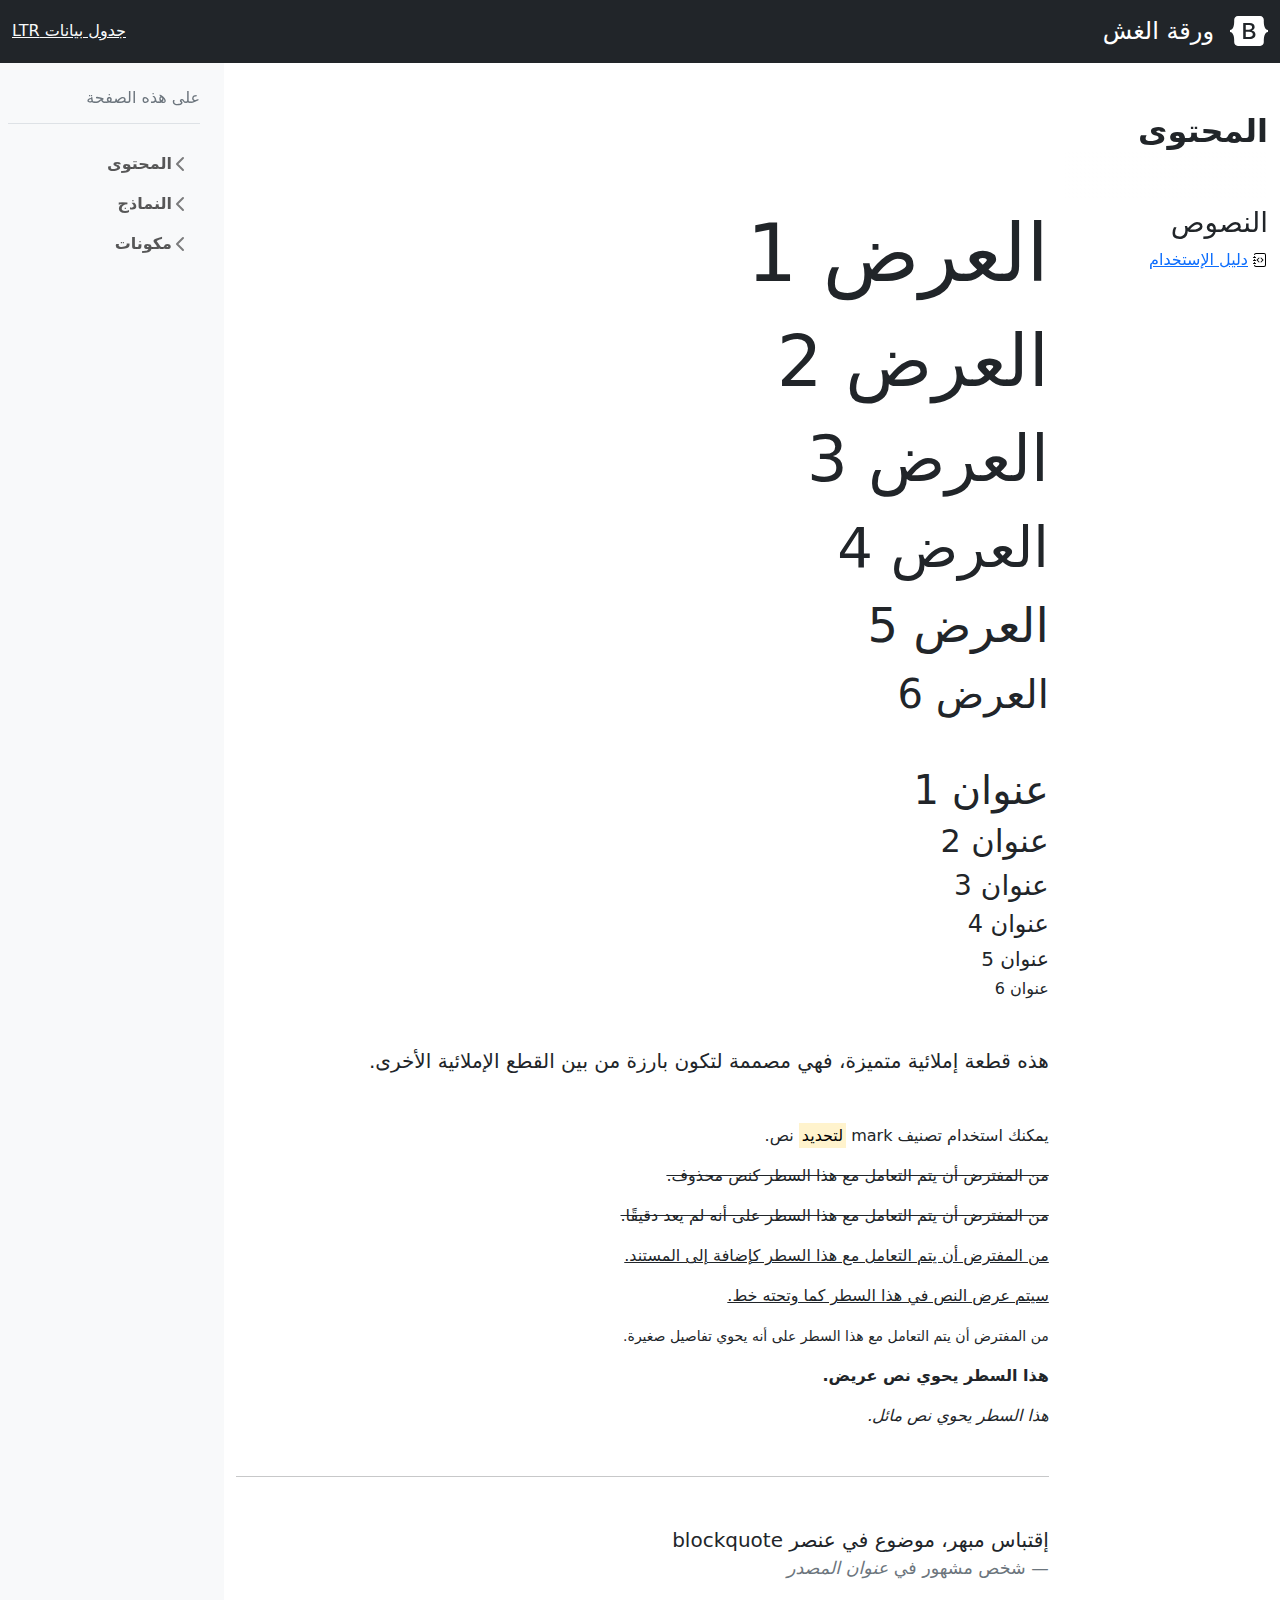
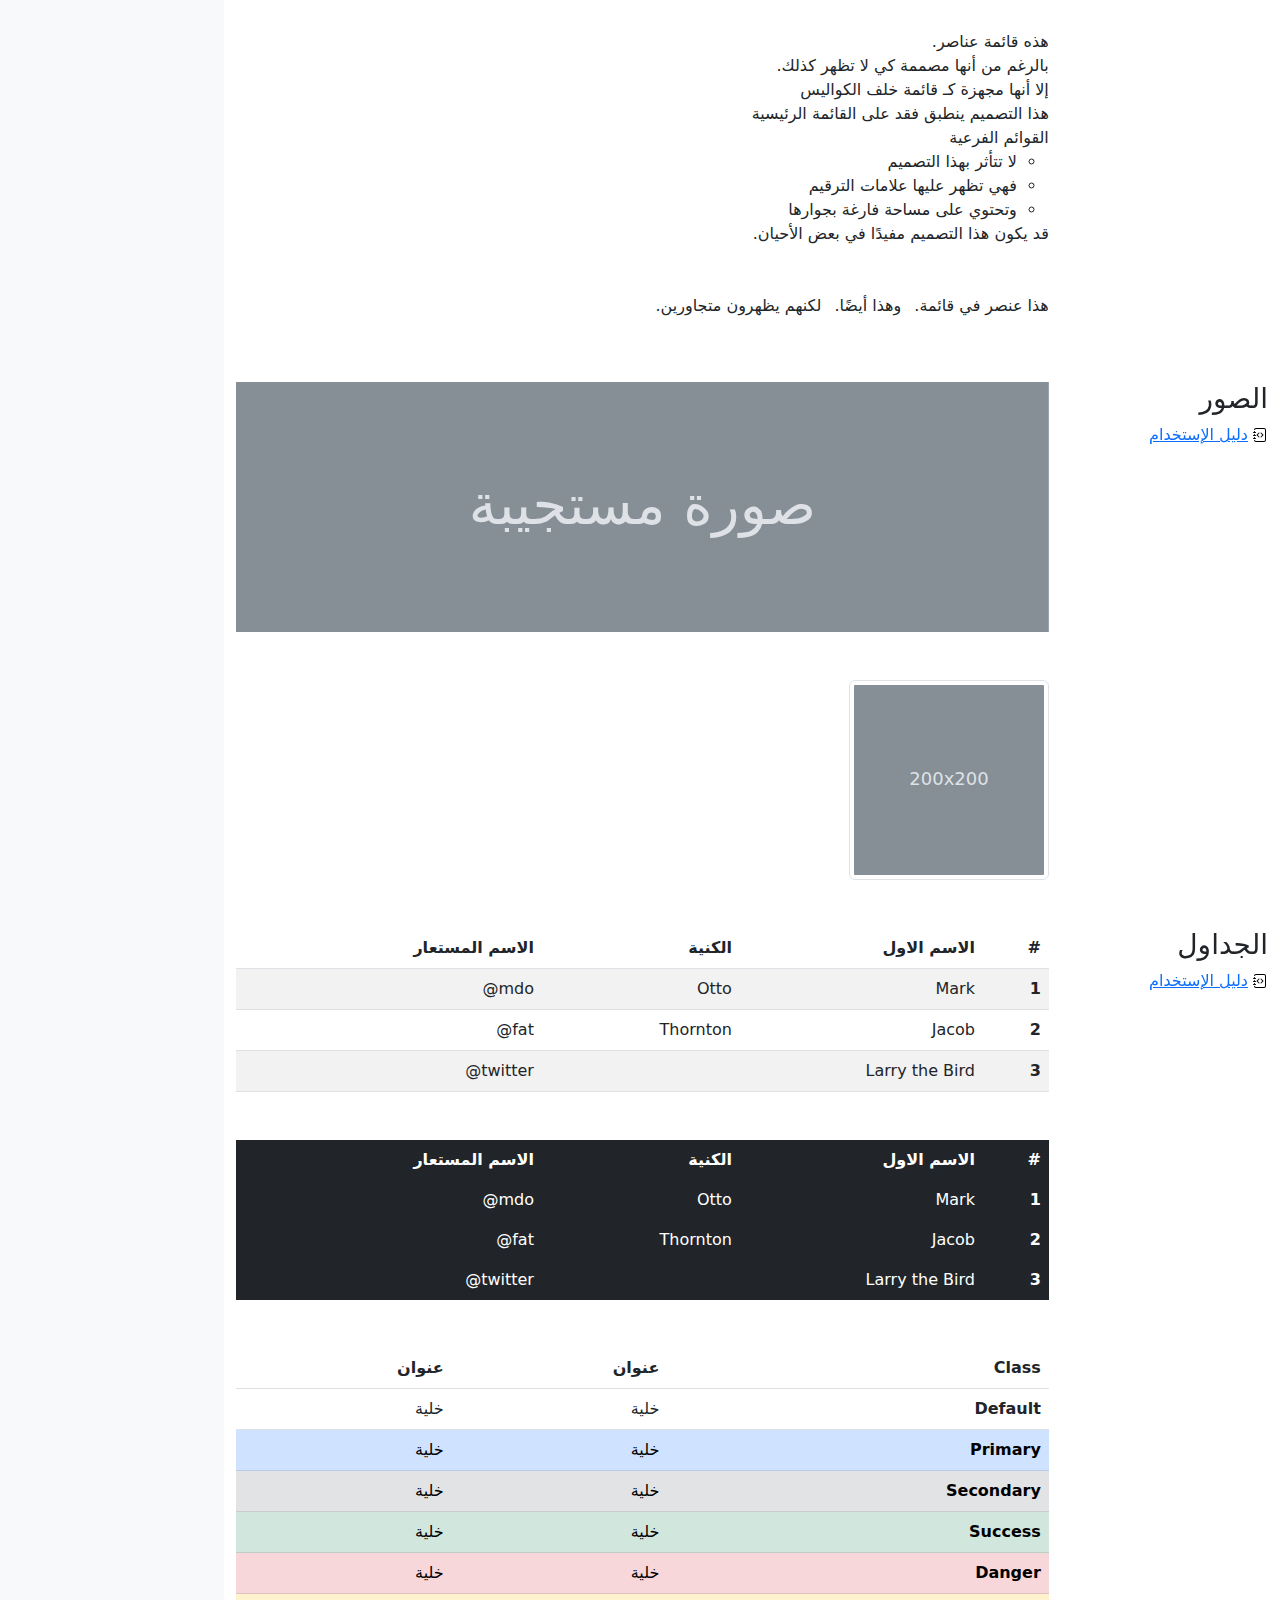
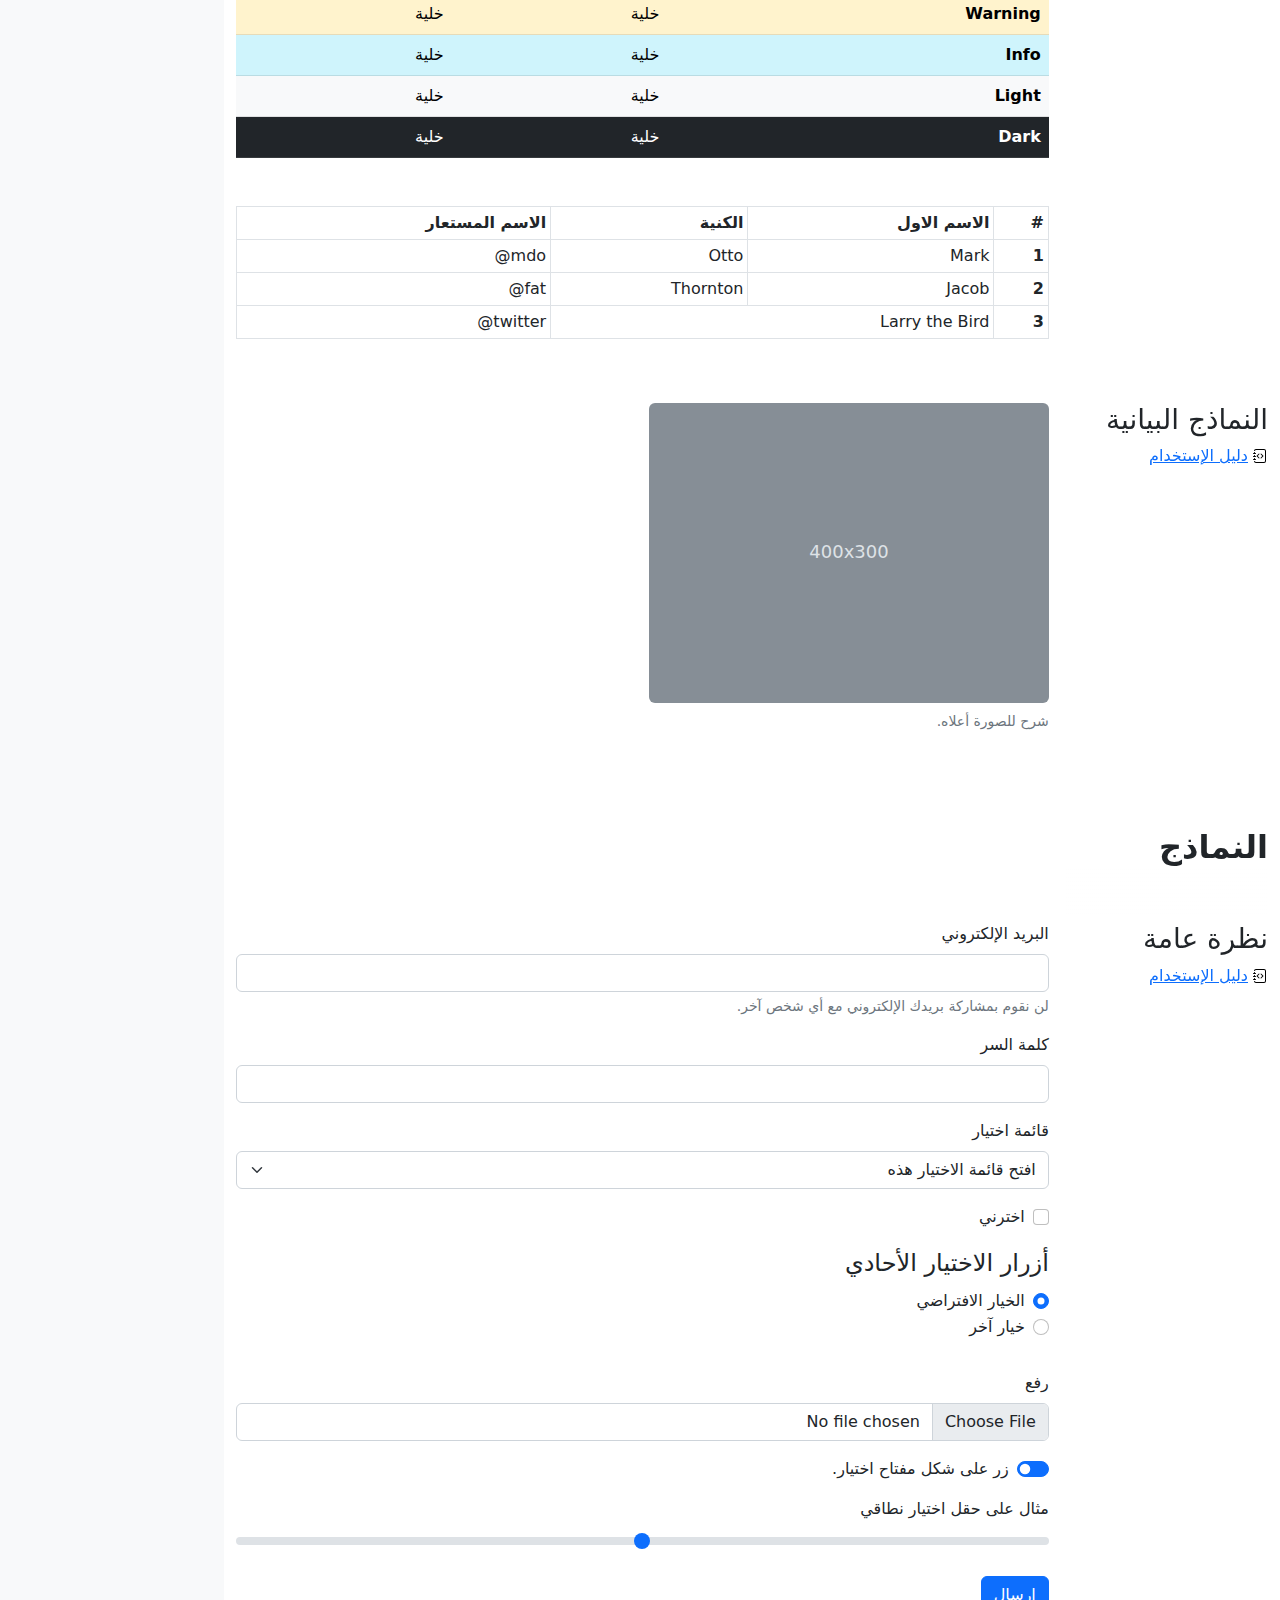
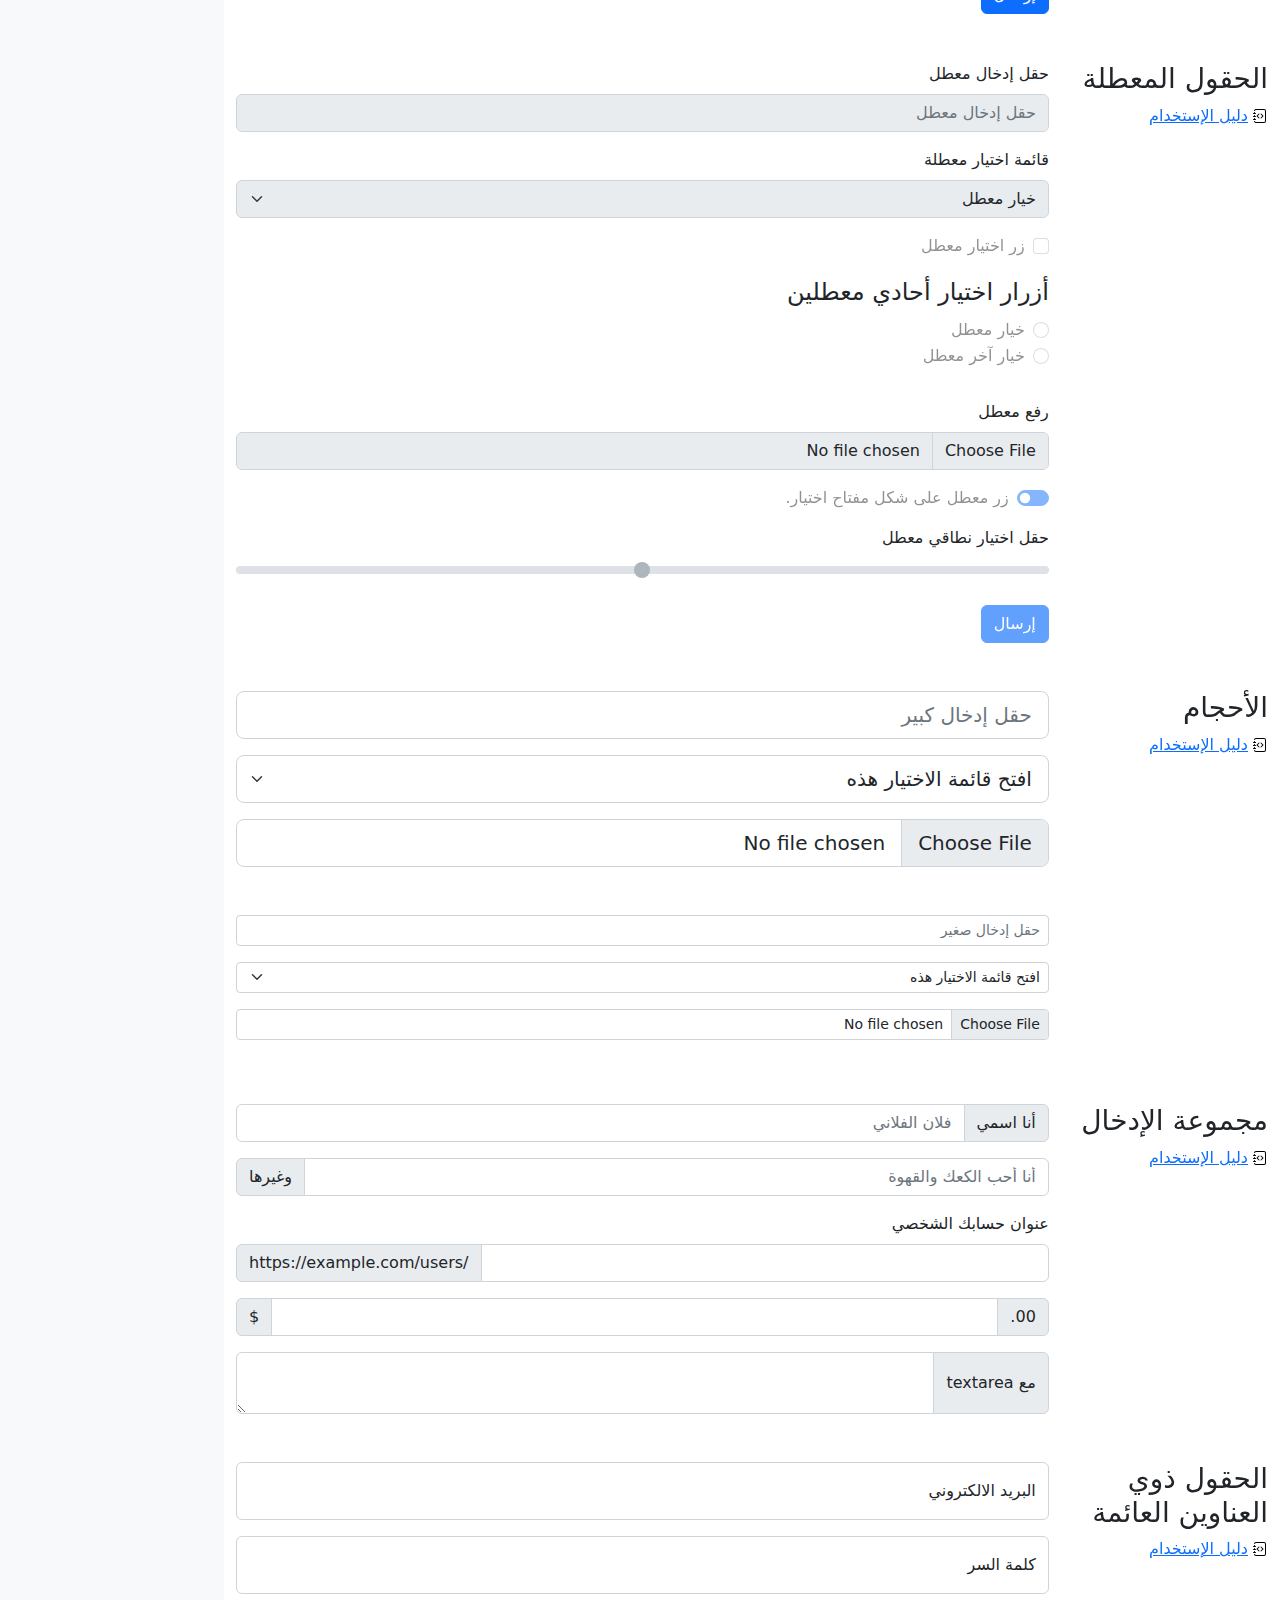
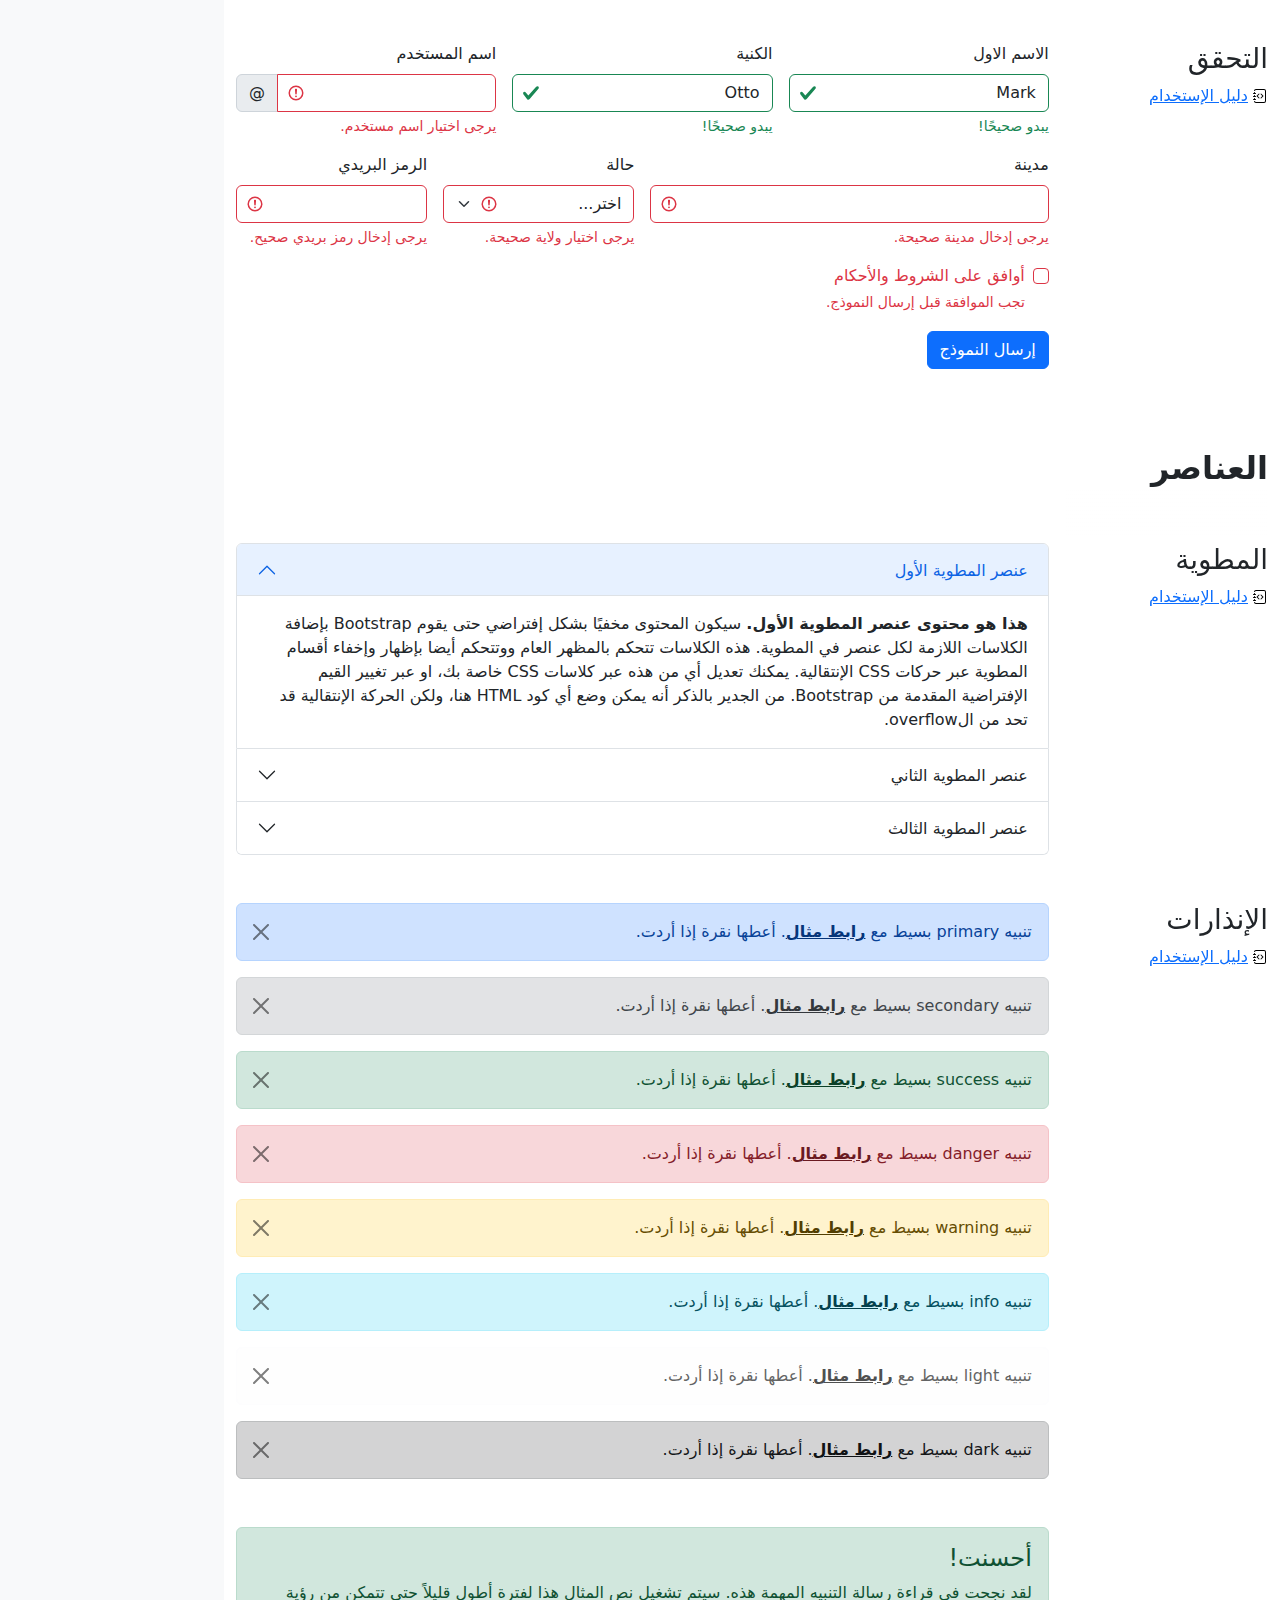
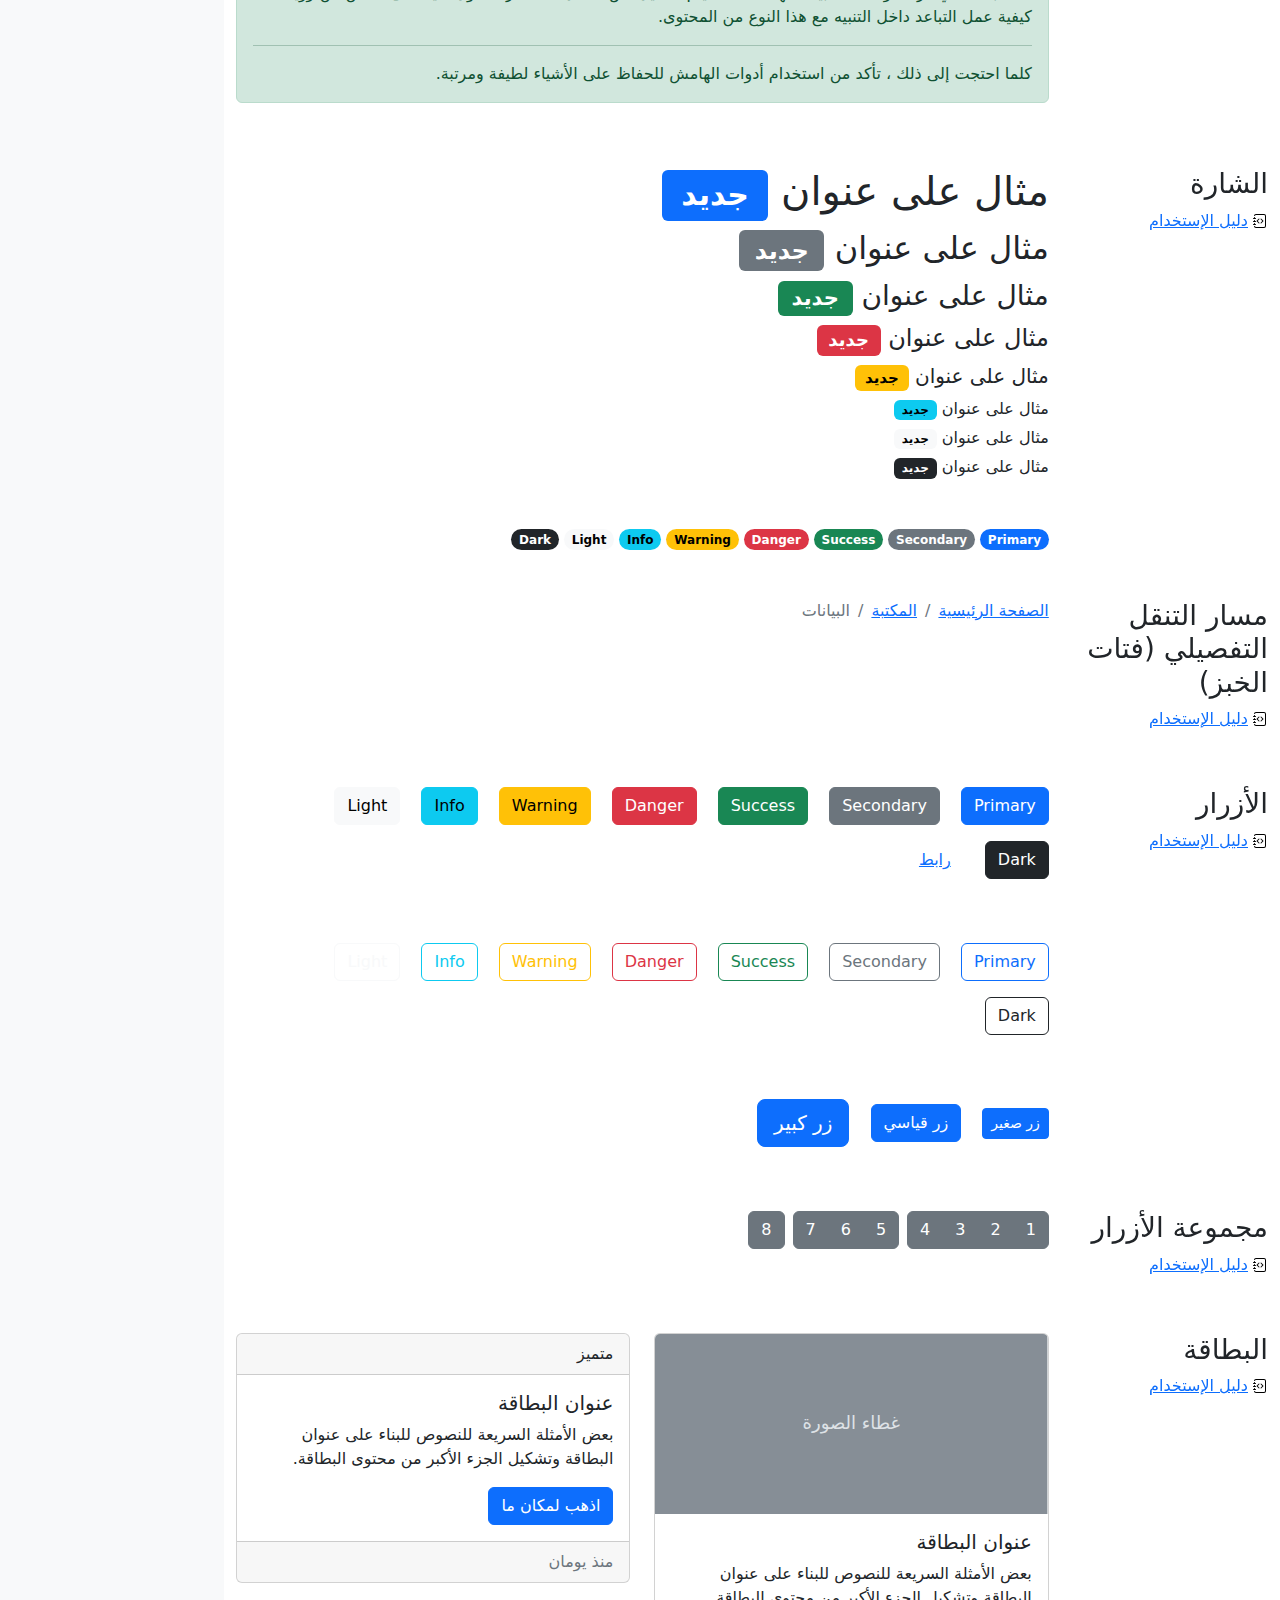
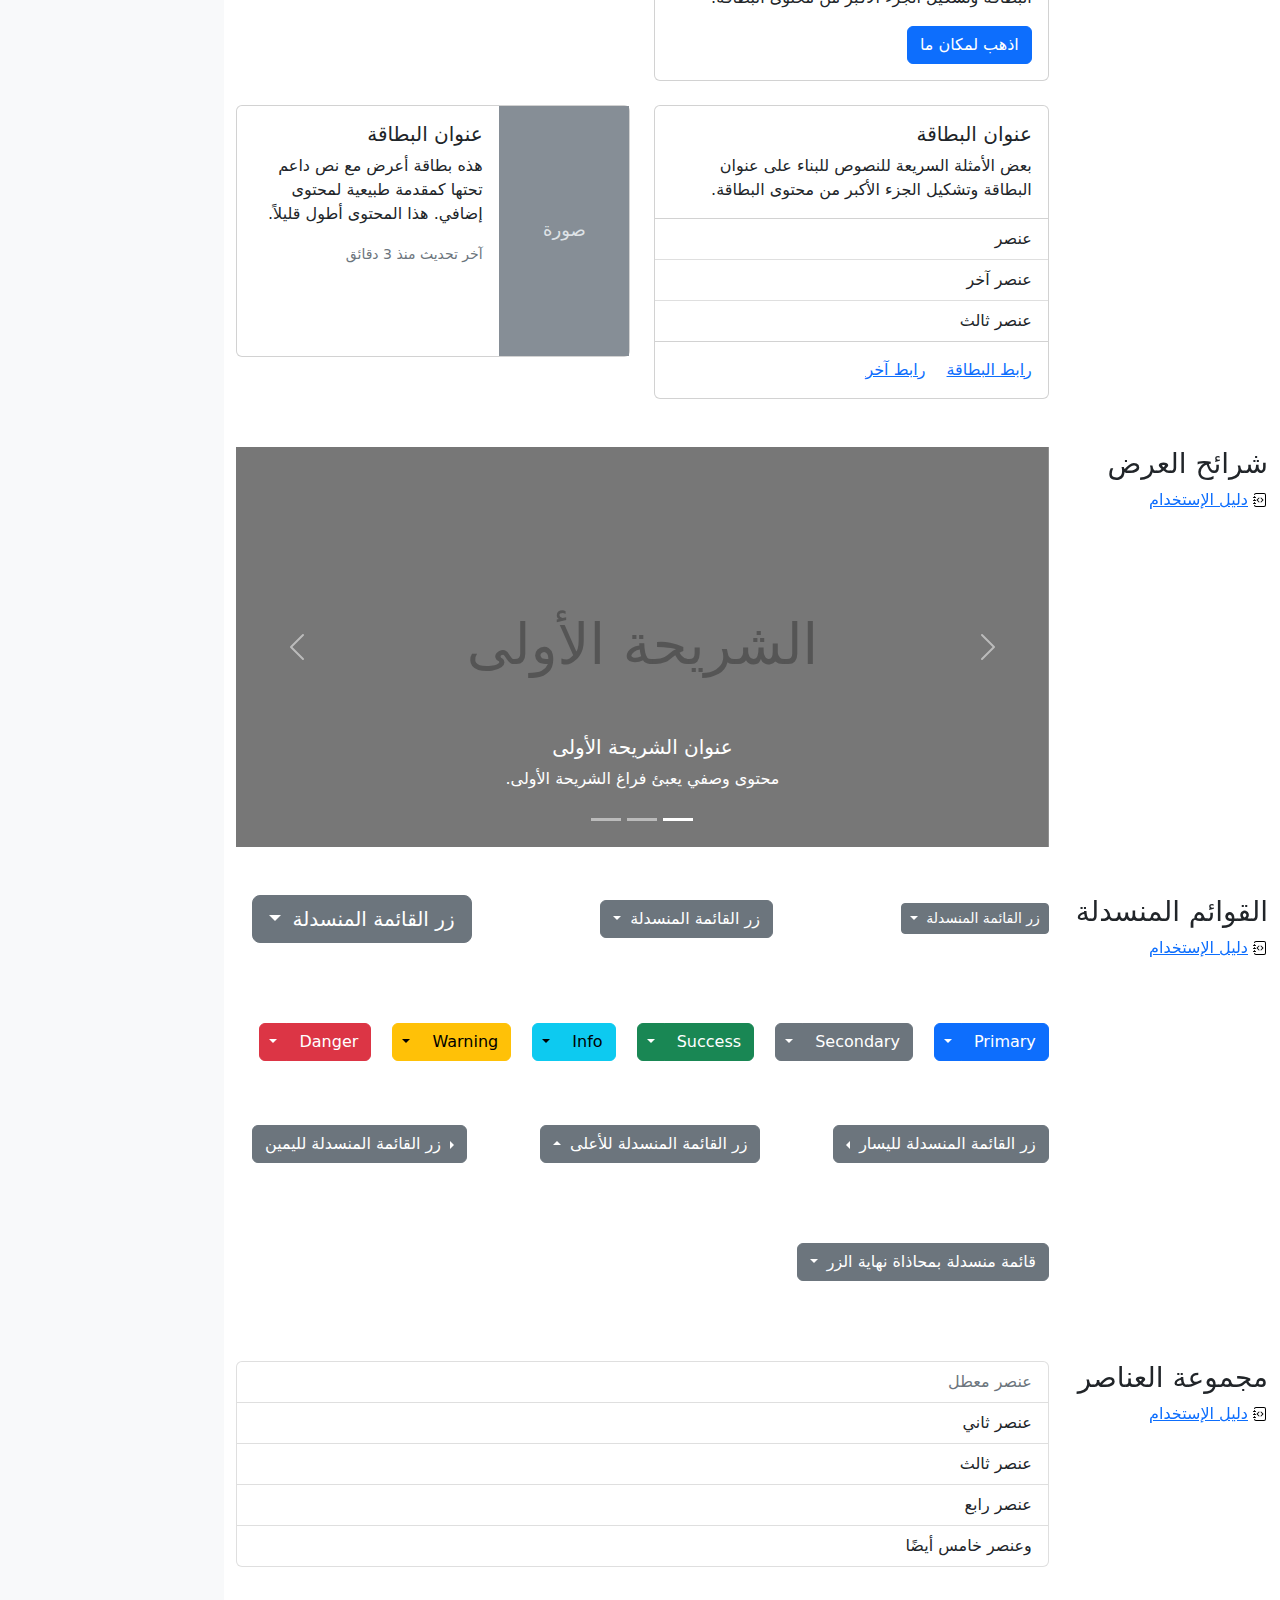
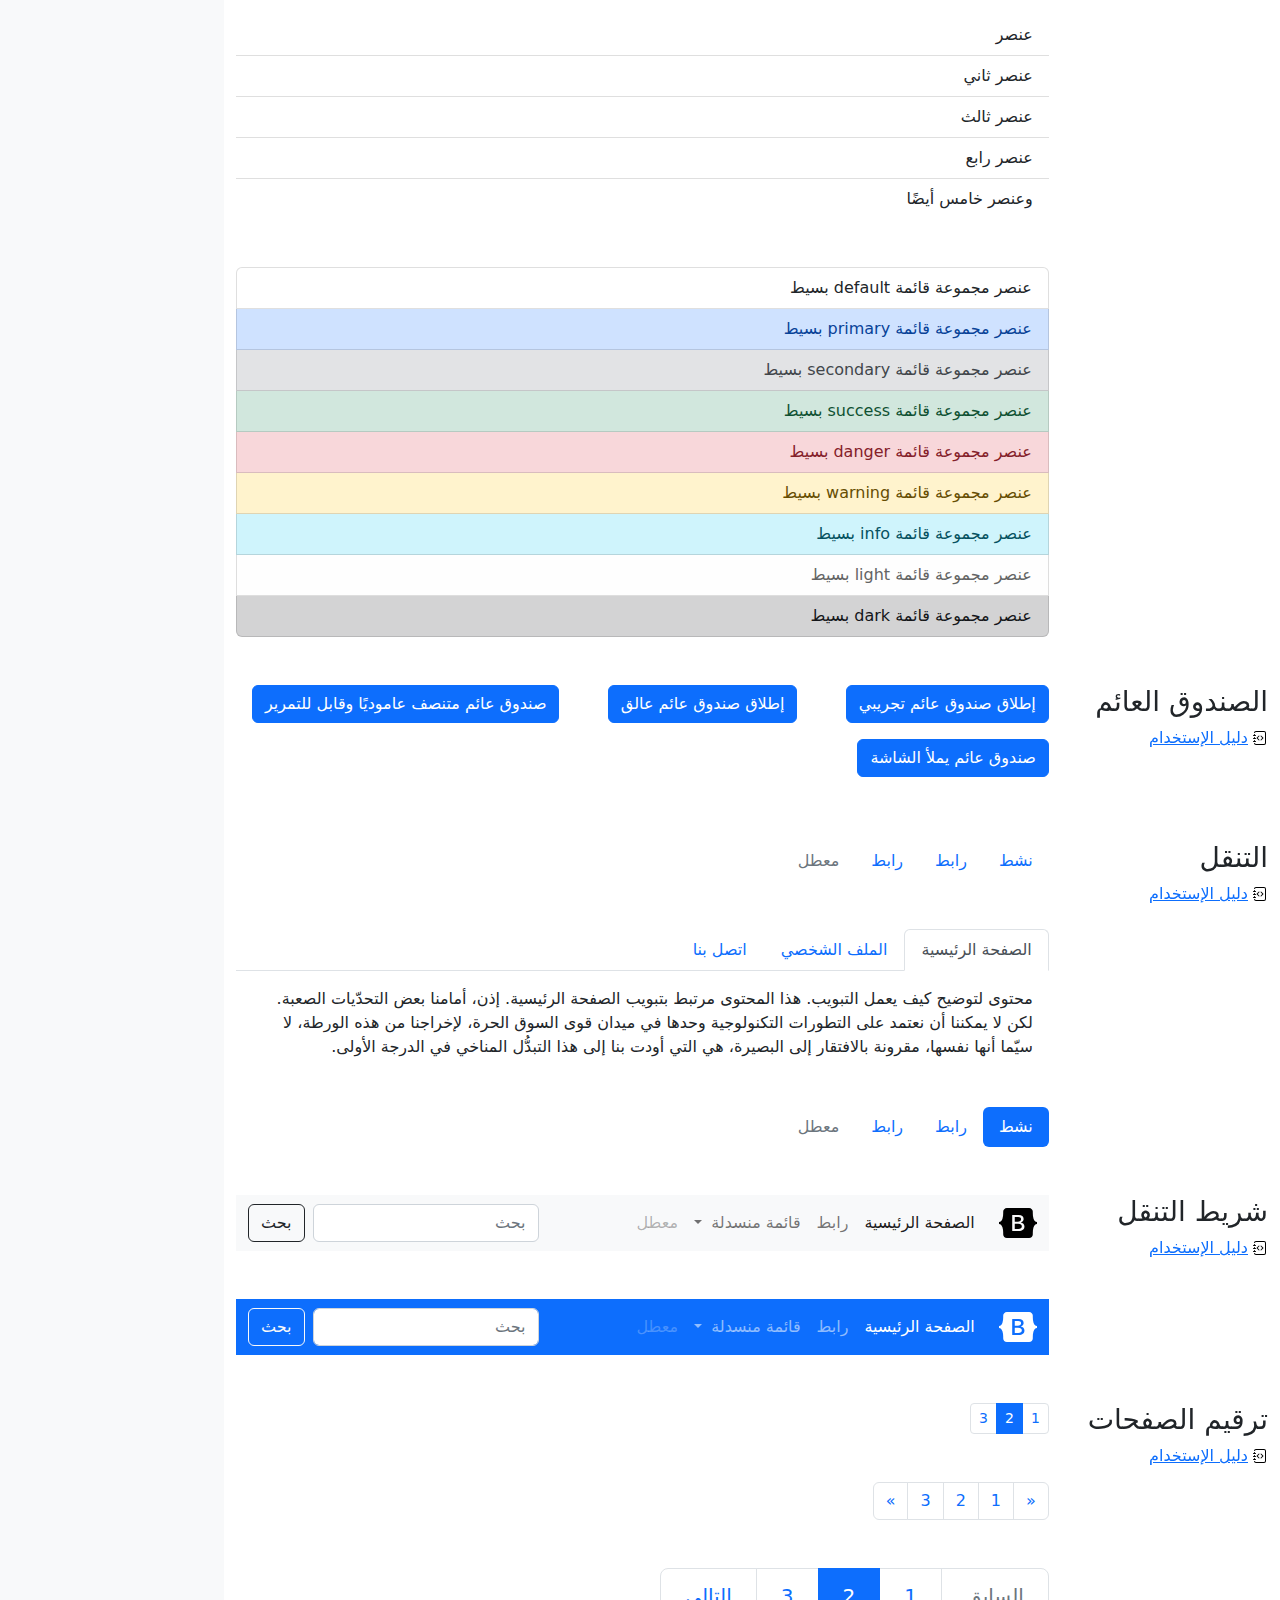
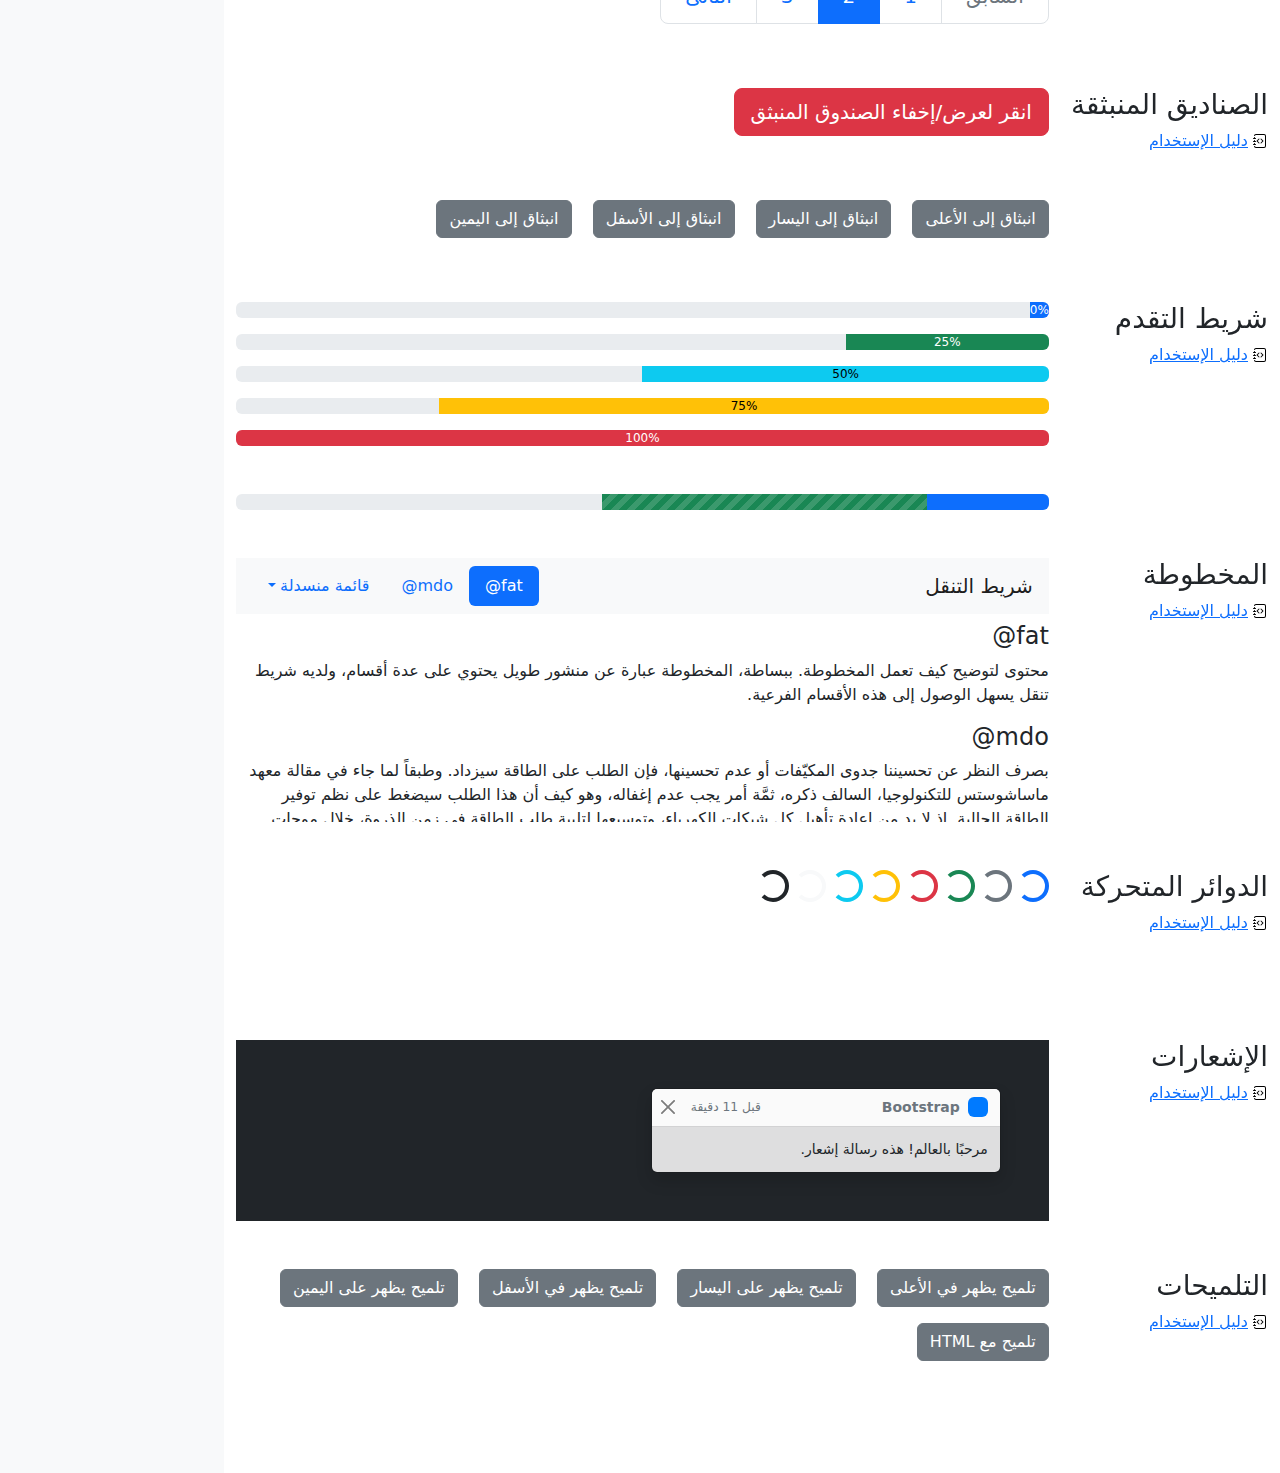
<file: bootstrap-5.2.2-examples/bootstrap-5.2.2-examples/cheatsheet-rtl/index.html>
<!doctype html>
<html lang="ar" dir="rtl">
  <head>
    <meta charset="utf-8">
    <meta name="viewport" content="width=device-width, initial-scale=1">
    <meta name="description" content="">
    <meta name="author" content="Mark Otto, Jacob Thornton, and Bootstrap contributors">
    <meta name="generator" content="Hugo 0.104.2">
    <title>ورقة الغش · Bootstrap v5.2</title>

    <link rel="canonical" href="https://getbootstrap.com/docs/5.2/examples/cheatsheet-rtl/">

    

    

<link href="../assets/dist/css/bootstrap.rtl.min.css" rel="stylesheet">

    <style>
      .bd-placeholder-img {
        font-size: 1.125rem;
        text-anchor: middle;
        -webkit-user-select: none;
        -moz-user-select: none;
        user-select: none;
      }

      @media (min-width: 768px) {
        .bd-placeholder-img-lg {
          font-size: 3.5rem;
        }
      }

      .b-example-divider {
        height: 3rem;
        background-color: rgba(0, 0, 0, .1);
        border: solid rgba(0, 0, 0, .15);
        border-width: 1px 0;
        box-shadow: inset 0 .5em 1.5em rgba(0, 0, 0, .1), inset 0 .125em .5em rgba(0, 0, 0, .15);
      }

      .b-example-vr {
        flex-shrink: 0;
        width: 1.5rem;
        height: 100vh;
      }

      .bi {
        vertical-align: -.125em;
        fill: currentColor;
      }

      .nav-scroller {
        position: relative;
        z-index: 2;
        height: 2.75rem;
        overflow-y: hidden;
      }

      .nav-scroller .nav {
        display: flex;
        flex-wrap: nowrap;
        padding-bottom: 1rem;
        margin-top: -1px;
        overflow-x: auto;
        text-align: center;
        white-space: nowrap;
        -webkit-overflow-scrolling: touch;
      }
    </style>

    
    <!-- Custom styles for this template -->
    <link href="../cheatsheet/cheatsheet.rtl.css" rel="stylesheet">
  </head>
  <body class="bg-light">
    
<header class="bd-header bg-dark py-3 d-flex align-items-stretch border-bottom border-dark">
  <div class="container-fluid d-flex align-items-center">
    <h1 class="d-flex align-items-center fs-4 text-white mb-0">
      <img src="../assets/brand/bootstrap-logo-white.svg" width="38" height="30" class="me-3" alt="Bootstrap">
      ورقة الغش
    </h1>
    <a href="../examples/cheatsheet/" class="ms-auto link-light" hreflang="en">جدول بيانات LTR</a>
  </div>
</header>
<aside class="bd-aside sticky-xl-top text-muted align-self-start mb-3 mb-xl-5 px-2">
  <h2 class="h6 pt-4 pb-3 mb-4 border-bottom">على هذه الصفحة</h2>
  <nav class="small" id="toc">
    <ul class="list-unstyled">
      <li class="my-2">
        <button class="btn d-inline-flex align-items-center collapsed border-0" data-bs-toggle="collapse" aria-expanded="false" data-bs-target="#contents-collapse" aria-controls="contents-collapse">المحتوى</button>
        <ul class="list-unstyled ps-3 collapse" id="contents-collapse">
          <li><a class="d-inline-flex align-items-center rounded text-decoration-none" href="#typography">النصوص</a></li>
          <li><a class="d-inline-flex align-items-center rounded text-decoration-none" href="#images">الصور</a></li>
          <li><a class="d-inline-flex align-items-center rounded text-decoration-none" href="#tables">الجداول</a></li>
          <li><a class="d-inline-flex align-items-center rounded text-decoration-none" href="#figures">النماذج البيانية</a></li>
        </ul>
      </li>
      <li class="my-2">
        <button class="btn d-inline-flex align-items-center collapsed border-0" data-bs-toggle="collapse" aria-expanded="false" data-bs-target="#forms-collapse" aria-controls="forms-collapse">النماذج</button>
        <ul class="list-unstyled ps-3 collapse" id="forms-collapse">
          <li><a class="d-inline-flex align-items-center rounded text-decoration-none" href="#overview">نظرة عامة</a></li>
          <li><a class="d-inline-flex align-items-center rounded text-decoration-none" href="#disabled-forms">الحقول المعطلة</a></li>
          <li><a class="d-inline-flex align-items-center rounded text-decoration-none" href="#sizing">الأحجام</a></li>
          <li><a class="d-inline-flex align-items-center rounded text-decoration-none" href="#input-group">مجموعة الإدخال</a></li>
          <li><a class="d-inline-flex align-items-center rounded text-decoration-none" href="#floating-labels">الحقول ذوي العناوين العائمة</a></li>
          <li><a class="d-inline-flex align-items-center rounded text-decoration-none" href="#validation">التحقق</a></li>
        </ul>
      </li>
      <li class="my-2">
        <button class="btn d-inline-flex align-items-center collapsed border-0" data-bs-toggle="collapse" aria-expanded="false" data-bs-target="#components-collapse" aria-controls="components-collapse">مكونات</button>
        <ul class="list-unstyled ps-3 collapse" id="components-collapse">
          <li><a class="d-inline-flex align-items-center rounded text-decoration-none" href="#accordion">المطوية</a></li>
          <li><a class="d-inline-flex align-items-center rounded text-decoration-none" href="#alerts">الإنذارات</a></li>
          <li><a class="d-inline-flex align-items-center rounded text-decoration-none" href="#badge">الشارة</a></li>
          <li><a class="d-inline-flex align-items-center rounded text-decoration-none" href="#breadcrumb">مسار التنقل التفصيلي</a></li>
          <li><a class="d-inline-flex align-items-center rounded text-decoration-none" href="#buttons">الأزرار</a></li>
          <li><a class="d-inline-flex align-items-center rounded text-decoration-none" href="#button-group">مجموعة الأزرار</a></li>
          <li><a class="d-inline-flex align-items-center rounded text-decoration-none" href="#card">البطاقة</a></li>
          <li><a class="d-inline-flex align-items-center rounded text-decoration-none" href="#carousel">شرائح العرض</a></li>
          <li><a class="d-inline-flex align-items-center rounded text-decoration-none" href="#dropdowns">القوائم المنسدلة</a></li>
          <li><a class="d-inline-flex align-items-center rounded text-decoration-none" href="#list-group">مجموعة العناصر</a></li>
          <li><a class="d-inline-flex align-items-center rounded text-decoration-none" href="#modal">الصندوق العائم</a></li>
          <li><a class="d-inline-flex align-items-center rounded text-decoration-none" href="#navs">التنقل</a></li>
          <li><a class="d-inline-flex align-items-center rounded text-decoration-none" href="#navbar">شريط التنقل</a></li>
          <li><a class="d-inline-flex align-items-center rounded text-decoration-none" href="#pagination">ترقيم الصفحات</a></li>
          <li><a class="d-inline-flex align-items-center rounded text-decoration-none" href="#popovers">الصناديق المنبثقة</a></li>
          <li><a class="d-inline-flex align-items-center rounded text-decoration-none" href="#progress">شريط التقدم</a></li>
          <li><a class="d-inline-flex align-items-center rounded text-decoration-none" href="#scrollspy">المخطوطة</a></li>
          <li><a class="d-inline-flex align-items-center rounded text-decoration-none" href="#spinners">الدوائر المتحركة</a></li>
          <li><a class="d-inline-flex align-items-center rounded text-decoration-none" href="#toasts">الإشعارات</a></li>
          <li><a class="d-inline-flex align-items-center rounded text-decoration-none" href="#tooltips">التلميحات</a></li>
        </ul>
      </li>
    </ul>
  </nav>
</aside>
<div class="bd-cheatsheet container-fluid bg-body">
  <section id="content">
    <h2 class="sticky-xl-top fw-bold pt-3 pt-xl-5 pb-2 pb-xl-3">المحتوى</h2>

    <article class="my-3" id="typography">
      <div class="bd-heading sticky-xl-top align-self-start mt-5 mb-3 mt-xl-0 mb-xl-2">
        <h3>النصوص</h3>
        <a class="d-flex align-items-center" hreflang="en" href="../content/typography/">دليل الإستخدام</a>
      </div>

      <div>
        <div class="bd-example-snippet bd-code-snippet"><div class="bd-example">
        <p class="display-1">العرض 1</p>
        <p class="display-2">العرض 2</p>
        <p class="display-3">العرض 3</p>
        <p class="display-4">العرض 4</p>
        <p class="display-5">العرض 5</p>
        <p class="display-6">العرض 6</p>
        </div></div>


        <div class="bd-example-snippet bd-code-snippet"><div class="bd-example">
        <p class="h1">عنوان 1</p>
        <p class="h2">عنوان 2</p>
        <p class="h3">عنوان 3</p>
        <p class="h4">عنوان 4</p>
        <p class="h5">عنوان 5</p>
        <p class="h6">عنوان 6</p>
        </div></div>


        <div class="bd-example-snippet bd-code-snippet"><div class="bd-example">
        <p class="lead">
          هذه قطعة إملائية متميزة، فهي مصممة لتكون بارزة من بين القطع الإملائية الأخرى.
        </p>
        </div></div>


        <div class="bd-example-snippet bd-code-snippet"><div class="bd-example">
        <p>يمكنك استخدام تصنيف mark <mark>لتحديد</mark> نص.</p>
        <p><del>من المفترض أن يتم التعامل مع هذا السطر كنص محذوف.</del></p>
        <p><s>من المفترض أن يتم التعامل مع هذا السطر على أنه لم يعد دقيقًا.</s></p>
        <p><ins>من المفترض أن يتم التعامل مع هذا السطر كإضافة إلى المستند.</ins></p>
        <p><u>سيتم عرض النص في هذا السطر كما وتحته خط.</u></p>
        <p><small>من المفترض أن يتم التعامل مع هذا السطر على أنه يحوي تفاصيل صغيرة.</small></p>
        <p><strong>هذا السطر يحوي نص عريض.</strong></p>
        <p><em>هذا السطر يحوي نص مائل.</em></p>
        </div></div>


        <div class="bd-example-snippet bd-code-snippet"><div class="bd-example">
        <hr>
        </div></div>


        <div class="bd-example-snippet bd-code-snippet"><div class="bd-example">
        <blockquote class="blockquote">
          <p>إقتباس مبهر، موضوع في عنصر blockquote</p>
          <footer class="blockquote-footer">شخص مشهور في <cite title= "عنوان المصدر"> عنوان المصدر </cite></footer>
        </blockquote>
        </div></div>


        <div class="bd-example-snippet bd-code-snippet"><div class="bd-example">
        <ul class="list-unstyled">
          <li>هذه قائمة عناصر.</li>
          <li>بالرغم من أنها مصممة كي لا تظهر كذلك.</li>
          <li>إلا أنها مجهزة كـ قائمة خلف الكواليس</li>
          <li>هذا التصميم ينطبق فقد على القائمة الرئيسية</li>
          <li>القوائم الفرعية
            <ul>
              <li>لا تتأثر بهذا التصميم</li>
              <li>فهي تظهر عليها علامات الترقيم</li>
              <li>وتحتوي على مساحة فارغة بجوارها</li>
            </ul>
          </li>
          <li>قد يكون هذا التصميم مفيدًا في بعض الأحيان.</li>
        </ul>
        </div></div>


        <div class="bd-example-snippet bd-code-snippet"><div class="bd-example">
        <ul class="list-inline">
          <li class="list-inline-item">هذا عنصر في قائمة.</li>
          <li class="list-inline-item">وهذا أيضًا.</li>
          <li class="list-inline-item">لكنهم يظهرون متجاورين.</li>
        </ul>
        </div></div>

      </div>
    </article>
    <article class="my-3" id="images">
      <div class="bd-heading sticky-xl-top align-self-start mt-5 mb-3 mt-xl-0 mb-xl-2">
        <h3>الصور</h3>
        <a class="d-flex align-items-center" hreflang="en" href="../content/images/">دليل الإستخدام</a>
      </div>

      <div>
        <div class="bd-example-snippet bd-code-snippet"><div class="bd-example">
        <svg class="bd-placeholder-img bd-placeholder-img-lg img-fluid" width="100%" height="250" xmlns="http://www.w3.org/2000/svg" role="img" aria-label="Placeholder: صورة مستجيبة" preserveAspectRatio="xMidYMid slice" focusable="false"><title>Placeholder</title><rect width="100%" height="100%" fill="#868e96"/><text x="50%" y="50%" fill="#dee2e6" dy=".3em">صورة مستجيبة</text></svg>

        </div></div>


        <div class="bd-example-snippet bd-code-snippet"><div class="bd-example">
        <svg class="bd-placeholder-img img-thumbnail" width="200" height="200" xmlns="http://www.w3.org/2000/svg" role="img" aria-label="صورة عنصر نائب مربع عام مع حدود بيضاء حولها ، مما يجعلها تشبه صورة تم التقاطها بكاميرا فورية قديمة: 200x200" preserveAspectRatio="xMidYMid slice" focusable="false"><title>صورة عنصر نائب مربع عام مع حدود بيضاء حولها ، مما يجعلها تشبه صورة تم التقاطها بكاميرا فورية قديمة</title><rect width="100%" height="100%" fill="#868e96"/><text x="50%" y="50%" fill="#dee2e6" dy=".3em">200x200</text></svg>

        </div></div>

      </div>
    </article>
    <article class="my-3" id="tables">
      <div class="bd-heading sticky-xl-top align-self-start mt-5 mb-3 mt-xl-0 mb-xl-2">
        <h3>الجداول</h3>
        <a class="d-flex align-items-center" hreflang="en" href="../content/tables/">دليل الإستخدام</a>
      </div>

      <div>
        <div class="bd-example-snippet bd-code-snippet"><div class="bd-example">
        <table class="table table-striped">
          <thead>
          <tr>
            <th scope="col">#</th>
            <th scope="col">الاسم الاول</th>
            <th scope="col">الكنية</th>
            <th scope="col">الاسم المستعار</th>
          </tr>
          </thead>
          <tbody>
          <tr>
            <th scope="row">1</th>
            <td>Mark</td>
            <td>Otto</td>
            <td><bdo lang="en" dir="ltr">@mdo</bdo></td>
          </tr>
          <tr>
            <th scope="row">2</th>
            <td>Jacob</td>
            <td>Thornton</td>
            <td><bdo lang="en" dir="ltr">@fat</bdo></td>
          </tr>
          <tr>
            <th scope="row">3</th>
            <td colspan="2">Larry the Bird</td>
            <td><bdo lang="en" dir="ltr">@twitter</bdo></td>
          </tr>
          </tbody>
        </table>
        </div></div>


        <div class="bd-example-snippet bd-code-snippet"><div class="bd-example">
        <table class="table table-dark table-borderless">
          <thead>
          <tr>
            <th scope="col">#</th>
            <th scope="col">الاسم الاول</th>
            <th scope="col">الكنية</th>
            <th scope="col">الاسم المستعار</th>
          </tr>
          </thead>
          <tbody>
          <tr>
            <th scope="row">1</th>
            <td>Mark</td>
            <td>Otto</td>
            <td><bdo lang="en" dir="ltr">@mdo</bdo></td>
          </tr>
          <tr>
            <th scope="row">2</th>
            <td>Jacob</td>
            <td>Thornton</td>
            <td><bdo lang="en" dir="ltr">@fat</bdo></td>
          </tr>
          <tr>
            <th scope="row">3</th>
            <td colspan="2">Larry the Bird</td>
            <td><bdo lang="en" dir="ltr">@twitter</bdo></td>
          </tr>
          </tbody>
        </table>
        </div></div>


        <div class="bd-example-snippet bd-code-snippet"><div class="bd-example">
        <table class="table table-hover">
          <thead>
          <tr>
            <th scope="col">Class</th>
            <th scope="col">عنوان</th>
            <th scope="col">عنوان</th>
          </tr>
          </thead>
          <tbody>
          <tr>
            <th scope="row">Default</th>
            <td>خلية</td>
            <td>خلية</td>
          </tr>
          
          <tr class="table-primary">
            <th scope="row">Primary</th>
            <td>خلية</td>
            <td>خلية</td>
          </tr>
          <tr class="table-secondary">
            <th scope="row">Secondary</th>
            <td>خلية</td>
            <td>خلية</td>
          </tr>
          <tr class="table-success">
            <th scope="row">Success</th>
            <td>خلية</td>
            <td>خلية</td>
          </tr>
          <tr class="table-danger">
            <th scope="row">Danger</th>
            <td>خلية</td>
            <td>خلية</td>
          </tr>
          <tr class="table-warning">
            <th scope="row">Warning</th>
            <td>خلية</td>
            <td>خلية</td>
          </tr>
          <tr class="table-info">
            <th scope="row">Info</th>
            <td>خلية</td>
            <td>خلية</td>
          </tr>
          <tr class="table-light">
            <th scope="row">Light</th>
            <td>خلية</td>
            <td>خلية</td>
          </tr>
          <tr class="table-dark">
            <th scope="row">Dark</th>
            <td>خلية</td>
            <td>خلية</td>
          </tr>
          </tbody>
        </table>
        </div></div>


        <div class="bd-example-snippet bd-code-snippet"><div class="bd-example">
        <table class="table table-sm table-bordered">
          <thead>
          <tr>
            <th scope="col">#</th>
            <th scope="col">الاسم الاول</th>
            <th scope="col">الكنية</th>
            <th scope="col">الاسم المستعار</th>
          </tr>
          </thead>
          <tbody>
          <tr>
            <th scope="row">1</th>
            <td>Mark</td>
            <td>Otto</td>
            <td><bdo lang="en" dir="ltr">@mdo</bdo></td>
          </tr>
          <tr>
            <th scope="row">2</th>
            <td>Jacob</td>
            <td>Thornton</td>
            <td><bdo lang="en" dir="ltr">@fat</bdo></td>
          </tr>
          <tr>
            <th scope="row">3</th>
            <td colspan="2">Larry the Bird</td>
            <td><bdo lang="en" dir="ltr">@twitter</bdo></td>
          </tr>
          </tbody>
        </table>
        </div></div>

      </div>
    </article>
    <article class="my-3" id="figures">
      <div class="bd-heading sticky-xl-top align-self-start mt-5 mb-3 mt-xl-0 mb-xl-2">
        <h3>النماذج البيانية</h3>
        <a class="d-flex align-items-center" hreflang="en" href="../content/figures/">دليل الإستخدام</a>
      </div>

      <div>
        <div class="bd-example-snippet bd-code-snippet"><div class="bd-example">
        <figure class="figure">
          <svg class="bd-placeholder-img figure-img img-fluid rounded" width="400" height="300" xmlns="http://www.w3.org/2000/svg" role="img" aria-label="Placeholder: 400x300" preserveAspectRatio="xMidYMid slice" focusable="false"><title>Placeholder</title><rect width="100%" height="100%" fill="#868e96"/><text x="50%" y="50%" fill="#dee2e6" dy=".3em">400x300</text></svg>

          <figcaption class="figure-caption">شرح للصورة أعلاه.</figcaption>
        </figure>
        </div></div>

      </div>
    </article>
  </section>

  <section id="forms">
    <h2 class="sticky-xl-top fw-bold pt-3 pt-xl-5 pb-2 pb-xl-3">النماذج</h2>

    <article class="my-3" id="overview">
      <div class="bd-heading sticky-xl-top align-self-start mt-5 mb-3 mt-xl-0 mb-xl-2">
        <h3>نظرة عامة</h3>
        <a class="d-flex align-items-center" hreflang="en" href="../forms/overview/">دليل الإستخدام</a>
      </div>

      <div>
        <div class="bd-example-snippet bd-code-snippet"><div class="bd-example">
        <form>
          <div class="mb-3">
            <label for="exampleInputEmail1" class="form-label">البريد الإلكتروني</label>
            <input type="email" class="form-control" id="exampleInputEmail1" aria-describedby="emailHelp">
            <div id="emailHelp" class="form-text">لن نقوم بمشاركة بريدك الإلكتروني مع أي شخص آخر.</div>
          </div>
          <div class="mb-3">
            <label for="exampleInputPassword1" class="form-label">كلمة السر</label>
            <input type="password" class="form-control" id="exampleInputPassword1">
          </div>
          <div class="mb-3">
            <label for="exampleSelect" class="form-label">قائمة اختيار</label>
            <select class="form-select" id="exampleSelect">
              <option selected>افتح قائمة الاختيار هذه</option>
              <option value="1">واحد</option>
              <option value="2">اثنان</option>
              <option value="3">ثلاثة</option>
            </select>
          </div>
          <div class="mb-3 form-check">
            <input type="checkbox" class="form-check-input" id="exampleCheck1">
            <label class="form-check-label" for="exampleCheck1">اخترني</label>
          </div>
          <fieldset class="mb-3">
            <legend>أزرار الاختيار الأحادي</legend>
            <div class="form-check">
              <input type="radio" name="radios" class="form-check-input" id="exampleRadio1" checked>
              <label class="form-check-label" for="exampleRadio1">الخيار الافتراضي</label>
            </div>
            <div class="mb-3 form-check">
              <input type="radio" name="radios" class="form-check-input" id="exampleRadio2">
              <label class="form-check-label" for="exampleRadio2">خيار آخر</label>
            </div>
          </fieldset>
          <div class="mb-3">
            <label class="form-label" for="customFile">رفع</label>
            <input type="file" class="form-control" id="customFile">
          </div>
          <div class="mb-3 form-check form-switch">
            <input class="form-check-input" type="checkbox" role="switch" id="flexSwitchCheckChecked" checked>
            <label class="form-check-label" for="flexSwitchCheckChecked">زر على شكل مفتاح اختيار.</label>
          </div>
          <div class="mb-3">
            <label for="customRange3" class="form-label">مثال على حقل اختيار نطاقي</label>
            <input type="range" class="form-range" min="0" max="5" step="0.5" id="customRange3">
          </div>
          <button type="submit" class="btn btn-primary">إرسال</button>
        </form>
        </div></div>

      </div>
    </article>
    <article class="my-3" id="disabled-forms">
      <div class="bd-heading sticky-xl-top align-self-start mt-5 mb-3 mt-xl-0 mb-xl-2">
        <h3>الحقول المعطلة</h3>
        <a class="d-flex align-items-center" hreflang="en" href="../forms/overview/#disabled-forms">دليل الإستخدام</a>
      </div>

      <div>
        <div class="bd-example-snippet bd-code-snippet"><div class="bd-example">
        <form>
          <fieldset disabled aria-label="مثال على مجموعة الحقول المعطلة">
            <div class="mb-3">
              <label for="disabledTextInput" class="form-label">حقل إدخال معطل</label>
              <input type="text" id="disabledTextInput" class="form-control" placeholder="حقل إدخال معطل">
            </div>
            <div class="mb-3">
              <label for="disabledSelect" class="form-label">قائمة اختيار معطلة</label>
              <select id="disabledSelect" class="form-select">
                <option>خيار معطل</option>
              </select>
            </div>
            <div class="mb-3">
              <div class="form-check">
                <input class="form-check-input" type="checkbox" id="disabledFieldsetCheck" disabled>
                <label class="form-check-label" for="disabledFieldsetCheck">
                  زر اختيار معطل
                </label>
              </div>
            </div>
            <fieldset class="mb-3">
              <legend>أزرار اختيار أحادي معطلين</legend>
              <div class="form-check">
                <input type="radio" name="radios" class="form-check-input" id="disabledRadio1" disabled>
                <label class="form-check-label" for="disabledRadio1">خيار معطل</label>
              </div>
              <div class="mb-3 form-check">
                <input type="radio" name="radios" class="form-check-input" id="disabledRadio2" disabled>
                <label class="form-check-label" for="disabledRadio2">خيار آخر معطل</label>
              </div>
            </fieldset>
            <div class="mb-3">
              <label class="form-label" for="disabledCustomFile">رفع معطل</label>
              <input type="file" class="form-control" id="disabledCustomFile" disabled>
            </div>
            <div class="mb-3 form-check form-switch">
              <input class="form-check-input" type="checkbox" role="switch" id="disabledSwitchCheckChecked" checked disabled>
              <label class="form-check-label" for="disabledSwitchCheckChecked">زر معطل على شكل مفتاح اختيار.</label>
            </div>
            <div class="mb-3">
              <label for="disabledRange" class="form-label">حقل اختيار نطاقي معطل</label>
              <input type="range" class="form-range" min="0" max="5" step="0.5" id="disabledRange">
            </div>
            <button type="submit" class="btn btn-primary">إرسال</button>
          </fieldset>
        </form>
        </div></div>

      </div>
    </article>
    <article class="my-3" id="sizing">
      <div class="bd-heading sticky-xl-top align-self-start mt-5 mb-3 mt-xl-0 mb-xl-2">
        <h3>الأحجام</h3>
        <a class="d-flex align-items-center" hreflang="en" href="../forms/form-control/#sizing">دليل الإستخدام</a>
      </div>

      <div>
        <div class="bd-example-snippet bd-code-snippet"><div class="bd-example">
        <div class="mb-3">
          <input class="form-control form-control-lg" type="text" placeholder="حقل إدخال كبير" aria-label=".form-control-lg مثال">
        </div>
        <div class="mb-3">
          <select class="form-select form-select-lg" aria-label=".form-select-lg مثال">
            <option selected>افتح قائمة الاختيار هذه</option>
            <option value="1">واحد</option>
            <option value="2">اثنان</option>
            <option value="3">ثلاثة</option>
          </select>
        </div>
        <div class="mb-3">
          <input type="file" class="form-control form-control-lg" aria-label="مثال على إدخال ملف كبير">
        </div>
        </div></div>


        <div class="bd-example-snippet bd-code-snippet"><div class="bd-example">
        <div class="mb-3">
          <input class="form-control form-control-sm" type="text" placeholder="حقل إدخال صغير" aria-label=".form-control-sm مثال">
        </div>
        <div class="mb-3">
          <select class="form-select form-select-sm" aria-label=".form-select-sm مثال">
            <option selected>افتح قائمة الاختيار هذه</option>
            <option value="1">واحد</option>
            <option value="2">اثنان</option>
            <option value="3">ثلاثة</option>
          </select>
        </div>
        <div class="mb-3">
          <input type="file" class="form-control form-control-sm" aria-label="مثال على إدخال ملف صغير">
        </div>
        </div></div>

      </div>
    </article>
    <article class="my-3" id="input-group">
      <div class="bd-heading sticky-xl-top align-self-start mt-5 mb-3 mt-xl-0 mb-xl-2">
        <h3>مجموعة الإدخال</h3>
        <a class="d-flex align-items-center" hreflang="en" href="../forms/input-group/">دليل الإستخدام</a>
      </div>

      <div>
        <div class="bd-example-snippet bd-code-snippet"><div class="bd-example">
        <div class="input-group mb-3">
          <span class="input-group-text" id="basic-addon1">أنا اسمي</span>
          <input type="text" class="form-control" placeholder="فلان الفلاني" aria-label="الاسم" aria-describedby="basic-addon1">
        </div>
        <div class="input-group mb-3">
          <input type="text" class="form-control" placeholder="أنا أحب الكعك والقهوة" aria-label="الطعام المفضل" aria-describedby="basic-addon2">
          <span class="input-group-text" id="basic-addon2">وغيرها</span>
        </div>
        <label for="basic-url" class="form-label">عنوان حسابك الشخصي</label>
        <div class="input-group mb-3">
          <input type="text" class="form-control" id="basic-url" aria-describedby="basic-addon3">
          <span class="input-group-text" id="basic-addon3"><bdo lang="en" dir="ltr">https://example.com/users/</bdo></span>
        </div>
        <div class="input-group mb-3">
          <span class="input-group-text"><bdo lang="en" dir="ltr">.00</bdo></span>
          <input type="text" class="form-control" aria-label="المبلغ (لأقرب دولار)">
          <span class="input-group-text">$</span>
        </div>
        <div class="input-group">
          <span class="input-group-text">مع textarea</span>
          <textarea class="form-control" aria-label="مع textarea"></textarea>
        </div>
        </div></div>

      </div>
    </article>
    <article class="my-3" id="floating-labels">
      <div class="bd-heading sticky-xl-top align-self-start mt-5 mb-3 mt-xl-0 mb-xl-2">
        <h3>الحقول ذوي العناوين العائمة</h3>
        <a class="d-flex align-items-center" href="../forms/floating-labels/">دليل الإستخدام</a>
      </div>

      <div>
        <div class="bd-example-snippet bd-code-snippet"><div class="bd-example">
        <form>
          <div class="form-floating mb-3">
            <input type="email" class="form-control" id="floatingInput" placeholder="name@example.com">
            <label for="floatingInput">البريد الالكتروني</label>
          </div>
          <div class="form-floating">
            <input type="password" class="form-control" id="floatingPassword" placeholder="كلمة السر">
            <label for="floatingPassword">كلمة السر</label>
          </div>
        </form>
        </div></div>

      </div>
    </article>
    <article class="my-3" id="validation">
      <div class="bd-heading sticky-xl-top align-self-start mt-5 mb-3 mt-xl-0 mb-xl-2">
        <h3>التحقق</h3>
        <a class="d-flex align-items-center" hreflang="en" href="../forms/validation/">دليل الإستخدام</a>
      </div>

      <div>
        <div class="bd-example-snippet bd-code-snippet"><div class="bd-example">
        <form class="row g-3">
          <div class="col-md-4">
            <label for="validationServer01" class="form-label">الاسم الاول</label>
            <input type="text" class="form-control is-valid" id="validationServer01" value="Mark" required>
            <div class="valid-feedback">
              يبدو صحيحًا!
            </div>
          </div>
          <div class="col-md-4">
            <label for="validationServer02" class="form-label">الكنية</label>
            <input type="text" class="form-control is-valid" id="validationServer02" value="Otto" required>
            <div class="valid-feedback">
              يبدو صحيحًا!
            </div>
          </div>
          <div class="col-md-4">
            <label for="validationServerUsername" class="form-label">اسم المستخدم</label>
            <div class="input-group has-validation">
              <input type="text" class="form-control is-invalid" id="validationServerUsername" aria-describedby="inputGroupPrepend3" required>
              <span class="input-group-text" id="inputGroupPrepend3">@</span>
              <div class="invalid-feedback">
                يرجى اختيار اسم مستخدم.
              </div>
            </div>
          </div>
          <div class="col-md-6">
            <label for="validationServer03" class="form-label">مدينة</label>
            <input type="text" class="form-control is-invalid" id="validationServer03" required>
            <div class="invalid-feedback">
              يرجى إدخال مدينة صحيحة.
            </div>
          </div>
          <div class="col-md-3">
            <label for="validationServer04" class="form-label">حالة</label>
            <select class="form-select is-invalid" id="validationServer04" required>
              <option selected disabled value="">اختر...</option>
              <option>...</option>
            </select>
            <div class="invalid-feedback">
              يرجى اختيار ولاية صحيحة.
            </div>
          </div>
          <div class="col-md-3">
            <label for="validationServer05" class="form-label">الرمز البريدي</label>
            <input type="text" class="form-control is-invalid" id="validationServer05" required>
            <div class="invalid-feedback">
              يرجى إدخال رمز بريدي صحيح.
            </div>
          </div>
          <div class="col-12">
            <div class="form-check">
              <input class="form-check-input is-invalid" type="checkbox" value="" id="invalidCheck3" required>
              <label class="form-check-label" for="invalidCheck3">
                أوافق على الشروط والأحكام
              </label>
              <div class="invalid-feedback">
                تجب الموافقة قبل إرسال النموذج.
              </div>
            </div>
          </div>
          <div class="col-12">
            <button class="btn btn-primary" type="submit">إرسال النموذج</button>
          </div>
        </form>
        </div></div>

      </div>
    </article>
  </section>

  <section id="components">
    <h2 class="sticky-xl-top fw-bold pt-3 pt-xl-5 pb-2 pb-xl-3">العناصر</h2>

    <article class="my-3" id="accordion">
      <div class="bd-heading sticky-xl-top align-self-start mt-5 mb-3 mt-xl-0 mb-xl-2">
        <h3>المطوية</h3>
        <a class="d-flex align-items-center" hreflang="en" href="../components/accordion/">دليل الإستخدام</a>
      </div>

      <div>
        <div class="bd-example-snippet bd-code-snippet"><div class="bd-example">
        <div class="accordion" id="accordionExample">
          <div class="accordion-item">
            <h4 class="accordion-header" id="headingOne">
              <button class="accordion-button" type="button" data-bs-toggle="collapse" data-bs-target="#collapseOne" aria-expanded="true" aria-controls="collapseOne">
                عنصر المطوية الأول
              </button>
            </h4>
            <div id="collapseOne" class="accordion-collapse collapse show" aria-labelledby="headingOne" data-bs-parent="#accordionExample">
              <div class="accordion-body">
                <strong>هذا هو محتوى عنصر المطوية الأول.</strong> سيكون المحتوى مخفيًا بشكل إفتراضي حتى يقوم Bootstrap بإضافة الكلاسات اللازمة لكل عنصر في المطوية. هذه الكلاسات تتحكم بالمظهر العام ووتتحكم أيضا بإظهار وإخفاء أقسام المطوية عبر حركات CSS الإنتقالية. يمكنك تعديل أي من هذه عبر كلاسات CSS خاصة بك، او عبر تغيير القيم الإفتراضية المقدمة من Bootstrap. من الجدير بالذكر أنه يمكن وضع أي كود HTML هنا، ولكن الحركة الإنتقالية قد تحد من الoverflow.
              </div>
            </div>
          </div>
          <div class="accordion-item">
            <h4 class="accordion-header" id="headingTwo">
              <button class="accordion-button collapsed" type="button" data-bs-toggle="collapse" data-bs-target="#collapseTwo" aria-expanded="false" aria-controls="collapseTwo">
                عنصر المطوية الثاني
              </button>
            </h4>
            <div id="collapseTwo" class="accordion-collapse collapse" aria-labelledby="headingTwo" data-bs-parent="#accordionExample">
              <div class="accordion-body">
                <strong>هذا هو محتوى عنصر المطوية الثاني.</strong> سيكون المحتوى مخفيًا بشكل إفتراضي حتى يقوم Bootstrap بإضافة الكلاسات اللازمة لكل عنصر في المطوية. هذه الكلاسات تتحكم بالمظهر العام ووتتحكم أيضا بإظهار وإخفاء أقسام المطوية عبر حركات CSS الإنتقالية. يمكنك تعديل أي من هذه عبر كلاسات CSS خاصة بك، او عبر تغيير القيم الإفتراضية المقدمة من Bootstrap. من الجدير بالذكر أنه يمكن وضع أي كود HTML هنا، ولكن الحركة الإنتقالية قد تحد من الoverflow.
              </div>
            </div>
          </div>
          <div class="accordion-item">
            <h4 class="accordion-header" id="headingThree">
              <button class="accordion-button collapsed" type="button" data-bs-toggle="collapse" data-bs-target="#collapseThree" aria-expanded="false" aria-controls="collapseThree">
                عنصر المطوية الثالث
              </button>
            </h4>
            <div id="collapseThree" class="accordion-collapse collapse" aria-labelledby="headingThree" data-bs-parent="#accordionExample">
              <div class="accordion-body">
                <strong>هذا هو محتوى عنصر المطوية الثالث.</strong> سيكون المحتوى مخفيًا بشكل إفتراضي حتى يقوم Bootstrap بإضافة الكلاسات اللازمة لكل عنصر في المطوية. هذه الكلاسات تتحكم بالمظهر العام ووتتحكم أيضا بإظهار وإخفاء أقسام المطوية عبر حركات CSS الإنتقالية. يمكنك تعديل أي من هذه عبر كلاسات CSS خاصة بك، او عبر تغيير القيم الإفتراضية المقدمة من Bootstrap. من الجدير بالذكر أنه يمكن وضع أي كود HTML هنا، ولكن الحركة الإنتقالية قد تحد من الoverflow.
              </div>
            </div>
          </div>
        </div>
        </div></div>

      </div>
    </article>
    <article class="my-3" id="alerts">
      <div class="bd-heading sticky-xl-top align-self-start mt-5 mb-3 mt-xl-0 mb-xl-2">
        <h3>الإنذارات</h3>
        <a class="d-flex align-items-center" hreflang="en" href="../components/alerts/">دليل الإستخدام</a>
      </div>

      <div>
        <div class="bd-example-snippet bd-code-snippet"><div class="bd-example">
        
        <div class="alert alert-primary alert-dismissible fade show" role="alert">
          تنبيه primary بسيط مع <a href="#" class="alert-link">رابط مثال</a>. أعطها نقرة إذا أردت.
          <button type="button" class="btn-close" data-bs-dismiss="alert" aria-label="قريب"></button>
        </div>
        <div class="alert alert-secondary alert-dismissible fade show" role="alert">
          تنبيه secondary بسيط مع <a href="#" class="alert-link">رابط مثال</a>. أعطها نقرة إذا أردت.
          <button type="button" class="btn-close" data-bs-dismiss="alert" aria-label="قريب"></button>
        </div>
        <div class="alert alert-success alert-dismissible fade show" role="alert">
          تنبيه success بسيط مع <a href="#" class="alert-link">رابط مثال</a>. أعطها نقرة إذا أردت.
          <button type="button" class="btn-close" data-bs-dismiss="alert" aria-label="قريب"></button>
        </div>
        <div class="alert alert-danger alert-dismissible fade show" role="alert">
          تنبيه danger بسيط مع <a href="#" class="alert-link">رابط مثال</a>. أعطها نقرة إذا أردت.
          <button type="button" class="btn-close" data-bs-dismiss="alert" aria-label="قريب"></button>
        </div>
        <div class="alert alert-warning alert-dismissible fade show" role="alert">
          تنبيه warning بسيط مع <a href="#" class="alert-link">رابط مثال</a>. أعطها نقرة إذا أردت.
          <button type="button" class="btn-close" data-bs-dismiss="alert" aria-label="قريب"></button>
        </div>
        <div class="alert alert-info alert-dismissible fade show" role="alert">
          تنبيه info بسيط مع <a href="#" class="alert-link">رابط مثال</a>. أعطها نقرة إذا أردت.
          <button type="button" class="btn-close" data-bs-dismiss="alert" aria-label="قريب"></button>
        </div>
        <div class="alert alert-light alert-dismissible fade show" role="alert">
          تنبيه light بسيط مع <a href="#" class="alert-link">رابط مثال</a>. أعطها نقرة إذا أردت.
          <button type="button" class="btn-close" data-bs-dismiss="alert" aria-label="قريب"></button>
        </div>
        <div class="alert alert-dark alert-dismissible fade show" role="alert">
          تنبيه dark بسيط مع <a href="#" class="alert-link">رابط مثال</a>. أعطها نقرة إذا أردت.
          <button type="button" class="btn-close" data-bs-dismiss="alert" aria-label="قريب"></button>
        </div>
        </div></div>


        <div class="bd-example-snippet bd-code-snippet"><div class="bd-example">
        <div class="alert alert-success" role="alert">
          <h4 class="alert-heading">أحسنت!</h4>
          <p>لقد نجحت في قراءة رسالة التنبيه المهمة هذه. سيتم تشغيل نص المثال هذا لفترة أطول قليلاً حتى تتمكن من رؤية كيفية عمل التباعد داخل التنبيه مع هذا النوع من المحتوى.</p>
          <hr>
          <p class="mb-0">كلما احتجت إلى ذلك ، تأكد من استخدام أدوات الهامش للحفاظ على الأشياء لطيفة ومرتبة.</p>
        </div>
        </div></div>

      </div>
    </article>
    <article class="my-3" id="badge">
      <div class="bd-heading sticky-xl-top align-self-start mt-5 mb-3 mt-xl-0 mb-xl-2">
        <h3>الشارة</h3>
        <a class="d-flex align-items-center" hreflang="en" href="../components/badge/">دليل الإستخدام</a>
      </div>

      <div>
        <div class="bd-example-snippet bd-code-snippet"><div class="bd-example">
        <p class="h1">مثال على عنوان <span class="badge bg-primary">جديد</span></p>
        <p class="h2">مثال على عنوان <span class="badge bg-secondary">جديد</span></p>
        <p class="h3">مثال على عنوان <span class="badge bg-success">جديد</span></p>
        <p class="h4">مثال على عنوان <span class="badge bg-danger">جديد</span></p>
        <p class="h5">مثال على عنوان <span class="badge text-bg-warning">جديد</span></p>
        <p class="h6">مثال على عنوان <span class="badge text-bg-info">جديد</span></p>
        <p class="h6">مثال على عنوان <span class="badge text-bg-light">جديد</span></p>
        <p class="h6">مثال على عنوان <span class="badge bg-dark">جديد</span></p>
        </div></div>


        <div class="bd-example-snippet bd-code-snippet"><div class="bd-example">
        
        <span class="badge rounded-pill bg-primary">Primary</span>
        <span class="badge rounded-pill bg-secondary">Secondary</span>
        <span class="badge rounded-pill bg-success">Success</span>
        <span class="badge rounded-pill bg-danger">Danger</span>
        <span class="badge rounded-pill text-bg-warning">Warning</span>
        <span class="badge rounded-pill text-bg-info">Info</span>
        <span class="badge rounded-pill text-bg-light">Light</span>
        <span class="badge rounded-pill bg-dark">Dark</span>
        </div></div>

      </div>
    </article>
    <article class="my-3" id="breadcrumb">
      <div class="bd-heading sticky-xl-top align-self-start mt-5 mb-3 mt-xl-0 mb-xl-2">
        <h3>مسار التنقل التفصيلي (فتات الخبز)</h3>
        <a class="d-flex align-items-center" hreflang="en" href="../components/breadcrumb/">دليل الإستخدام</a>
      </div>

      <div>
        <div class="bd-example-snippet bd-code-snippet"><div class="bd-example">
        <nav aria-label="فتات الخبز">
          <ol class="breadcrumb">
            <li class="breadcrumb-item"><a href="#">الصفحة الرئيسية</a></li>
            <li class="breadcrumb-item"><a href="#">المكتبة</a></li>
            <li class="breadcrumb-item active" aria-current="page">البيانات</li>
          </ol>
        </nav>
        </div></div>

      </div>
    </article>
    <article class="my-3" id="buttons">
      <div class="bd-heading sticky-xl-top align-self-start mt-5 mb-3 mt-xl-0 mb-xl-2">
        <h3>الأزرار</h3>
        <a class="d-flex align-items-center" hreflang="en" href="../components/buttons/">دليل الإستخدام</a>
      </div>

      <div>
        <div class="bd-example-snippet bd-code-snippet"><div class="bd-example">
        
        <button type="button" class="btn btn-primary">Primary</button>
        <button type="button" class="btn btn-secondary">Secondary</button>
        <button type="button" class="btn btn-success">Success</button>
        <button type="button" class="btn btn-danger">Danger</button>
        <button type="button" class="btn btn-warning">Warning</button>
        <button type="button" class="btn btn-info">Info</button>
        <button type="button" class="btn btn-light">Light</button>
        <button type="button" class="btn btn-dark">Dark</button>

        <button type="button" class="btn btn-link">رابط</button>
        </div></div>


        <div class="bd-example-snippet bd-code-snippet"><div class="bd-example">
        
        <button type="button" class="btn btn-outline-primary">Primary</button>
        <button type="button" class="btn btn-outline-secondary">Secondary</button>
        <button type="button" class="btn btn-outline-success">Success</button>
        <button type="button" class="btn btn-outline-danger">Danger</button>
        <button type="button" class="btn btn-outline-warning">Warning</button>
        <button type="button" class="btn btn-outline-info">Info</button>
        <button type="button" class="btn btn-outline-light">Light</button>
        <button type="button" class="btn btn-outline-dark">Dark</button>
        </div></div>


        <div class="bd-example-snippet bd-code-snippet"><div class="bd-example">
        <button type="button" class="btn btn-primary btn-sm">زر صغير</button>
        <button type="button" class="btn btn-primary">زر قياسي</button>
        <button type="button" class="btn btn-primary btn-lg">زر كبير</button>
        </div></div>

      </div>
    </article>
    <article class="my-3" id="button-group">
      <div class="bd-heading sticky-xl-top align-self-start mt-5 mb-3 mt-xl-0 mb-xl-2">
        <h3>مجموعة الأزرار</h3>
        <a class="d-flex align-items-center" hreflang="en" href="../components/button-group/">دليل الإستخدام</a>
      </div>

      <div>
        <div class="bd-example-snippet bd-code-snippet"><div class="bd-example">
        <div class="btn-toolbar" role="toolbar" aria-label="شريط أدوات مع مجموعات أزرار">
          <div class="btn-group me-2" role="group" aria-label="المجموعة الأولى">
            <button type="button" class="btn btn-secondary">1</button>
            <button type="button" class="btn btn-secondary">2</button>
            <button type="button" class="btn btn-secondary">3</button>
            <button type="button" class="btn btn-secondary">4</button>
          </div>
          <div class="btn-group me-2" role="group" aria-label="المجموعة الثانية">
            <button type="button" class="btn btn-secondary">5</button>
            <button type="button" class="btn btn-secondary">6</button>
            <button type="button" class="btn btn-secondary">7</button>
          </div>
          <div class="btn-group" role="group" aria-label="المجموعة الثالثة">
            <button type="button" class="btn btn-secondary">8</button>
          </div>
        </div>
        </div></div>

      </div>
    </article>
    <article class="my-3" id="card">
      <div class="bd-heading sticky-xl-top align-self-start mt-5 mb-3 mt-xl-0 mb-xl-2">
        <h3>البطاقة</h3>
        <a class="d-flex align-items-center" hreflang="en" href="../components/card/">دليل الإستخدام</a>
      </div>

      <div>
        <div class="bd-example-snippet bd-code-snippet"><div class="bd-example">
        <div class="row  row-cols-1 row-cols-md-2 g-4">
          <div class="col">
            <div class="card">
              <svg class="bd-placeholder-img card-img-top" width="100%" height="180" xmlns="http://www.w3.org/2000/svg" role="img" aria-label="Placeholder: غطاء الصورة" preserveAspectRatio="xMidYMid slice" focusable="false"><title>Placeholder</title><rect width="100%" height="100%" fill="#868e96"/><text x="50%" y="50%" fill="#dee2e6" dy=".3em">غطاء الصورة</text></svg>

              <div class="card-body">
                <h5 class="card-title">عنوان البطاقة</h5>
                <p class="card-text">بعض الأمثلة السريعة للنصوص للبناء على عنوان البطاقة وتشكيل الجزء الأكبر من محتوى البطاقة.</p>
                <a href="#" class="btn btn-primary">اذهب لمكان ما</a>
              </div>
            </div>
          </div>
          <div class="col">
            <div class="card">
              <div class="card-header">
                متميز
              </div>
              <div class="card-body">
                <h5 class="card-title">عنوان البطاقة</h5>
                <p class="card-text">بعض الأمثلة السريعة للنصوص للبناء على عنوان البطاقة وتشكيل الجزء الأكبر من محتوى البطاقة.</p>
                <a href="#" class="btn btn-primary">اذهب لمكان ما</a>
              </div>
              <div class="card-footer text-muted">
                منذ يومان
              </div>
            </div>
          </div>
          <div class="col">
            <div class="card">
              <div class="card-body">
                <h5 class="card-title">عنوان البطاقة</h5>
                <p class="card-text">بعض الأمثلة السريعة للنصوص للبناء على عنوان البطاقة وتشكيل الجزء الأكبر من محتوى البطاقة.</p>
              </div>
              <ul class="list-group list-group-flush">
                <li class="list-group-item">عنصر</li>
                <li class="list-group-item">عنصر آخر</li>
                <li class="list-group-item">عنصر ثالث</li>
              </ul>
              <div class="card-body">
                <a href="#" class="card-link">رابط البطاقة</a>
                <a href="#" class="card-link">رابط آخر</a>
              </div>
            </div>
          </div>
          <div class="col">
            <div class="card">
              <div class="row g-0">
                <div class="col-md-4">
                  <svg class="bd-placeholder-img" width="100%" height="250" xmlns="http://www.w3.org/2000/svg" role="img" aria-label="Placeholder: صورة" preserveAspectRatio="xMidYMid slice" focusable="false"><title>Placeholder</title><rect width="100%" height="100%" fill="#868e96"/><text x="50%" y="50%" fill="#dee2e6" dy=".3em">صورة</text></svg>

                </div>
                <div class="col-md-8">
                  <div class="card-body">
                    <h5 class="card-title">عنوان البطاقة</h5>
                    <p class="card-text">هذه بطاقة أعرض مع نص داعم تحتها كمقدمة طبيعية لمحتوى إضافي. هذا المحتوى أطول قليلاً.</p>
                    <p class="card-text"><small class="text-muted">آخر تحديث منذ 3 دقائق</small></p>
                  </div>
                </div>
              </div>
            </div>
          </div>
        </div>
        </div></div>

      </div>
    </article>
    <article class="my-3" id="carousel">
      <div class="bd-heading sticky-xl-top align-self-start mt-5 mb-3 mt-xl-0 mb-xl-2">
        <h3>شرائح العرض</h3>
        <a class="d-flex align-items-center" hreflang="en" href="../components/carousel/">دليل الإستخدام</a>
      </div>

      <div>
        <div class="bd-example-snippet bd-code-snippet"><div class="bd-example">
        <div id="carouselExampleCaptions" class="carousel slide" data-bs-ride="carousel">
          <div class="carousel-indicators">
            <button type="button" data-bs-target="#carouselExampleCaptions" data-bs-slide-to="0" class="active" aria-current="true" aria-label="الشريحة الأولى"></button>
            <button type="button" data-bs-target="#carouselExampleCaptions" data-bs-slide-to="1" aria-label="الشريحة الثانية"></button>
            <button type="button" data-bs-target="#carouselExampleCaptions" data-bs-slide-to="2" aria-label="الشريحة الثالثة"></button>
          </div>
          <div class="carousel-inner">
            <div class="carousel-item active">
              <svg class="bd-placeholder-img bd-placeholder-img-lg d-block w-100" width="800" height="400" xmlns="http://www.w3.org/2000/svg" role="img" aria-label="Placeholder: الشريحة الأولى" preserveAspectRatio="xMidYMid slice" focusable="false"><title>Placeholder</title><rect width="100%" height="100%" fill="#777"/><text x="50%" y="50%" fill="#555" dy=".3em">الشريحة الأولى</text></svg>

              <div class="carousel-caption d-none d-md-block">
                <h5>عنوان الشريحة الأولى</h5>
                <p>محتوى وصفي يعبئ فراغ الشريحة الأولى.</p>
              </div>
            </div>
            <div class="carousel-item">
              <svg class="bd-placeholder-img bd-placeholder-img-lg d-block w-100" width="800" height="400" xmlns="http://www.w3.org/2000/svg" role="img" aria-label="Placeholder: الشريحة الثانية" preserveAspectRatio="xMidYMid slice" focusable="false"><title>Placeholder</title><rect width="100%" height="100%" fill="#666"/><text x="50%" y="50%" fill="#444" dy=".3em">الشريحة الثانية</text></svg>

              <div class="carousel-caption d-none d-md-block">
                <h5>عنوان الشريحة الثانية</h5>
                <p>محتوى وصفي يعبئ فراغ الشريحة الأولى.</p>
              </div>
            </div>
            <div class="carousel-item">
              <svg class="bd-placeholder-img bd-placeholder-img-lg d-block w-100" width="800" height="400" xmlns="http://www.w3.org/2000/svg" role="img" aria-label="Placeholder: الشريحة الثالثة" preserveAspectRatio="xMidYMid slice" focusable="false"><title>Placeholder</title><rect width="100%" height="100%" fill="#555"/><text x="50%" y="50%" fill="#333" dy=".3em">الشريحة الثالثة</text></svg>

              <div class="carousel-caption d-none d-md-block">
                <h5>عنوان الشريحة الثالثة</h5>
                <p>محتوى وصفي يعبئ فراغ الشريحة الأولى.</p>
              </div>
            </div>
          </div>
          <button class="carousel-control-prev" type="button" data-bs-target="#carouselExampleCaptions" data-bs-slide="prev">
            <span class="carousel-control-prev-icon" aria-hidden="true"></span>
            <span class="visually-hidden">السابق</span>
          </button>
          <button class="carousel-control-next" type="button" data-bs-target="#carouselExampleCaptions" data-bs-slide="next">
            <span class="carousel-control-next-icon" aria-hidden="true"></span>
            <span class="visually-hidden">التالي</span>
          </button>
        </div>
        </div></div>

      </div>
    </article>
    <article class="my-3" id="dropdowns">
      <div class="bd-heading sticky-xl-top align-self-start mt-5 mb-3 mt-xl-0 mb-xl-2">
        <h3>القوائم المنسدلة</h3>
        <a class="d-flex align-items-center" hreflang="en" href="../components/dropdowns/">دليل الإستخدام</a>
      </div>

      <div>
        <div class="bd-example-snippet bd-code-snippet"><div class="bd-example">
        <div class="btn-group w-100 align-items-center justify-content-between flex-wrap">
          <div class="dropdown">
            <button class="btn btn-secondary btn-sm dropdown-toggle" type="button" data-bs-toggle="dropdown" aria-expanded="false">
              زر القائمة المنسدلة
            </button>
            <ul class="dropdown-menu">
              <li><h6 class="dropdown-header">عنوان القائمة المنسدلة</h6></li>
              <li><a class="dropdown-item" href="#">عمل</a></li>
              <li><a class="dropdown-item" href="#">عمل آخر</a></li>
              <li><a class="dropdown-item" href="#">شيء آخر هنا</a></li>
              <li><hr class="dropdown-divider"></li>
              <li><a class="dropdown-item" href="#">رابط منفصل</a></li>
            </ul>
          </div>
          <div class="dropdown">
            <button class="btn btn-secondary dropdown-toggle" type="button" data-bs-toggle="dropdown" aria-expanded="false">
              زر القائمة المنسدلة
            </button>
            <ul class="dropdown-menu">
              <li><h6 class="dropdown-header">عنوان القائمة المنسدلة</h6></li>
              <li><a class="dropdown-item" href="#">عمل</a></li>
              <li><a class="dropdown-item" href="#">عمل آخر</a></li>
              <li><a class="dropdown-item" href="#">شيء آخر هنا</a></li>
              <li><hr class="dropdown-divider"></li>
              <li><a class="dropdown-item" href="#">رابط منفصل</a></li>
            </ul>
          </div>
          <div class="dropdown">
            <button class="btn btn-secondary btn-lg dropdown-toggle" type="button" data-bs-toggle="dropdown" aria-expanded="false">
              زر القائمة المنسدلة
            </button>
            <ul class="dropdown-menu">
              <li><h6 class="dropdown-header">عنوان القائمة المنسدلة</h6></li>
              <li><a class="dropdown-item" href="#">عمل</a></li>
              <li><a class="dropdown-item" href="#">عمل آخر</a></li>
              <li><a class="dropdown-item" href="#">شيء آخر هنا</a></li>
              <li><hr class="dropdown-divider"></li>
              <li><a class="dropdown-item" href="#">رابط منفصل</a></li>
            </ul>
          </div>
        </div>
        </div></div>


        <div class="bd-example-snippet bd-code-snippet"><div class="bd-example">
        <div class="btn-group">
          <button type="button" class="btn btn-primary">Primary</button>
          <button type="button" class="btn btn-primary dropdown-toggle dropdown-toggle-split" data-bs-toggle="dropdown" aria-expanded="false">
            <span class="visually-hidden">تبديل القائمة المنسدلة</span>
          </button>
          <ul class="dropdown-menu">
            <li><a class="dropdown-item" href="#">عمل</a></li>
            <li><a class="dropdown-item" href="#">عمل آخر</a></li>
            <li><a class="dropdown-item" href="#">شيء آخر هنا</a></li>
          </ul>
        </div><!-- /btn-group -->
        <div class="btn-group">
          <button type="button" class="btn btn-secondary">Secondary</button>
          <button type="button" class="btn btn-secondary dropdown-toggle dropdown-toggle-split" data-bs-toggle="dropdown" aria-expanded="false">
            <span class="visually-hidden">تبديل القائمة المنسدلة</span>
          </button>
          <ul class="dropdown-menu">
            <li><a class="dropdown-item" href="#">عمل</a></li>
            <li><a class="dropdown-item" href="#">عمل آخر</a></li>
            <li><a class="dropdown-item" href="#">شيء آخر هنا</a></li>
          </ul>
        </div><!-- /btn-group -->
        <div class="btn-group">
          <button type="button" class="btn btn-success">Success</button>
          <button type="button" class="btn btn-success dropdown-toggle dropdown-toggle-split" data-bs-toggle="dropdown" aria-expanded="false">
            <span class="visually-hidden">تبديل القائمة المنسدلة</span>
          </button>
          <ul class="dropdown-menu">
            <li><a class="dropdown-item" href="#">عمل</a></li>
            <li><a class="dropdown-item" href="#">عمل آخر</a></li>
            <li><a class="dropdown-item" href="#">شيء آخر هنا</a></li>
          </ul>
        </div><!-- /btn-group -->
        <div class="btn-group">
          <button type="button" class="btn btn-info">Info</button>
          <button type="button" class="btn btn-info dropdown-toggle dropdown-toggle-split" data-bs-toggle="dropdown" aria-expanded="false">
            <span class="visually-hidden">تبديل القائمة المنسدلة</span>
          </button>
          <ul class="dropdown-menu">
            <li><a class="dropdown-item" href="#">عمل</a></li>
            <li><a class="dropdown-item" href="#">عمل آخر</a></li>
            <li><a class="dropdown-item" href="#">شيء آخر هنا</a></li>
          </ul>
        </div><!-- /btn-group -->
        <div class="btn-group">
          <button type="button" class="btn btn-warning">Warning</button>
          <button type="button" class="btn btn-warning dropdown-toggle dropdown-toggle-split" data-bs-toggle="dropdown" aria-expanded="false">
            <span class="visually-hidden">تبديل القائمة المنسدلة</span>
          </button>
          <ul class="dropdown-menu">
            <li><a class="dropdown-item" href="#">عمل</a></li>
            <li><a class="dropdown-item" href="#">عمل آخر</a></li>
            <li><a class="dropdown-item" href="#">شيء آخر هنا</a></li>
          </ul>
        </div><!-- /btn-group -->
        <div class="btn-group">
          <button type="button" class="btn btn-danger">Danger</button>
          <button type="button" class="btn btn-danger dropdown-toggle dropdown-toggle-split" data-bs-toggle="dropdown" aria-expanded="false">
            <span class="visually-hidden">تبديل القائمة المنسدلة</span>
          </button>
          <ul class="dropdown-menu">
            <li><a class="dropdown-item" href="#">عمل</a></li>
            <li><a class="dropdown-item" href="#">عمل آخر</a></li>
            <li><a class="dropdown-item" href="#">شيء آخر هنا</a></li>
          </ul>
        </div><!-- /btn-group -->
        </div></div>


        <div class="bd-example-snippet bd-code-snippet"><div class="bd-example">
        <div class="btn-group w-100 align-items-center justify-content-between flex-wrap">
          <div class="dropend">
            <button class="btn btn-secondary dropdown-toggle" type="button" data-bs-toggle="dropdown" aria-expanded="false">
              زر القائمة المنسدلة لليسار
            </button>
            <ul class="dropdown-menu">
              <li><h6 class="dropdown-header">عنوان القائمة المنسدلة</h6></li>
              <li><a class="dropdown-item" href="#">عمل</a></li>
              <li><a class="dropdown-item" href="#">عمل آخر</a></li>
              <li><a class="dropdown-item" href="#">شيء آخر هنا</a></li>
              <li><hr class="dropdown-divider"></li>
              <li><a class="dropdown-item" href="#">رابط منفصل</a></li>
            </ul>
          </div>
          <div class="dropup">
            <button class="btn btn-secondary dropdown-toggle" type="button" data-bs-toggle="dropdown" aria-expanded="false">
              زر القائمة المنسدلة للأعلى
            </button>
            <ul class="dropdown-menu">
              <li><h6 class="dropdown-header">عنوان القائمة المنسدلة</h6></li>
              <li><a class="dropdown-item" href="#">عمل</a></li>
              <li><a class="dropdown-item" href="#">عمل آخر</a></li>
              <li><a class="dropdown-item" href="#">شيء آخر هنا</a></li>
              <li><hr class="dropdown-divider"></li>
              <li><a class="dropdown-item" href="#">رابط منفصل</a></li>
            </ul>
          </div>
          <div class="dropstart">
            <button class="btn btn-secondary dropdown-toggle" type="button" data-bs-toggle="dropdown" aria-expanded="false">
              زر القائمة المنسدلة لليمين
            </button>
            <ul class="dropdown-menu">
              <li><h6 class="dropdown-header">عنوان القائمة المنسدلة</h6></li>
              <li><a class="dropdown-item" href="#">عمل</a></li>
              <li><a class="dropdown-item" href="#">عمل آخر</a></li>
              <li><a class="dropdown-item" href="#">شيء آخر هنا</a></li>
              <li><hr class="dropdown-divider"></li>
              <li><a class="dropdown-item" href="#">رابط منفصل</a></li>
            </ul>
          </div>
        </div>
        </div></div>


        <div class="bd-example-snippet bd-code-snippet"><div class="bd-example">
        <div class="btn-group">
          <div class="dropdown">
            <button class="btn btn-secondary dropdown-toggle" type="button" data-bs-toggle="dropdown" aria-expanded="false">
              قائمة منسدلة بمحاذاة نهاية الزر
            </button>
            <ul class="dropdown-menu dropdown-menu-end">
              <li><h6 class="dropdown-header">عنوان القائمة المنسدلة</h6></li>
              <li><a class="dropdown-item" href="#">عمل</a></li>
              <li><a class="dropdown-item" href="#">عمل آخر</a></li>
              <li><hr class="dropdown-divider"></li>
              <li><a class="dropdown-item" href="#">رابط منفصل</a></li>
            </ul>
          </div>
        </div>
        </div></div>

      </div>
    </article>
    <article class="my-3" id="list-group">
      <div class="bd-heading sticky-xl-top align-self-start mt-5 mb-3 mt-xl-0 mb-xl-2">
        <h3>مجموعة العناصر</h3>
        <a class="d-flex align-items-center" hreflang="en" href="../components/list-group/">دليل الإستخدام</a>
      </div>

      <div>
        <div class="bd-example-snippet bd-code-snippet"><div class="bd-example">
        <ul class="list-group">
          <li class="list-group-item disabled" aria-disabled="true">عنصر معطل</li>
          <li class="list-group-item">عنصر ثاني</li>
          <li class="list-group-item">عنصر ثالث</li>
          <li class="list-group-item">عنصر رابع</li>
          <li class="list-group-item">وعنصر خامس أيضًا</li>
        </ul>
        </div></div>


        <div class="bd-example-snippet bd-code-snippet"><div class="bd-example">
        <ul class="list-group list-group-flush">
          <li class="list-group-item">عنصر</li>
          <li class="list-group-item">عنصر ثاني</li>
          <li class="list-group-item">عنصر ثالث</li>
          <li class="list-group-item">عنصر رابع</li>
          <li class="list-group-item">وعنصر خامس أيضًا</li>
        </ul>
        </div></div>


        <div class="bd-example-snippet bd-code-snippet"><div class="bd-example">
        <div class="list-group">
          <a href="#" class="list-group-item list-group-item-action">عنصر مجموعة قائمة default بسيط</a>
          
          <a href="#" class="list-group-item list-group-item-action list-group-item-primary">عنصر مجموعة قائمة primary بسيط</a>
          <a href="#" class="list-group-item list-group-item-action list-group-item-secondary">عنصر مجموعة قائمة secondary بسيط</a>
          <a href="#" class="list-group-item list-group-item-action list-group-item-success">عنصر مجموعة قائمة success بسيط</a>
          <a href="#" class="list-group-item list-group-item-action list-group-item-danger">عنصر مجموعة قائمة danger بسيط</a>
          <a href="#" class="list-group-item list-group-item-action list-group-item-warning">عنصر مجموعة قائمة warning بسيط</a>
          <a href="#" class="list-group-item list-group-item-action list-group-item-info">عنصر مجموعة قائمة info بسيط</a>
          <a href="#" class="list-group-item list-group-item-action list-group-item-light">عنصر مجموعة قائمة light بسيط</a>
          <a href="#" class="list-group-item list-group-item-action list-group-item-dark">عنصر مجموعة قائمة dark بسيط</a>
        </div>
        </div></div>

      </div>
    </article>
    <article class="my-3" id="modal">
      <div class="bd-heading sticky-xl-top align-self-start mt-5 mb-3 mt-xl-0 mb-xl-2">
        <h3>الصندوق العائم</h3>
        <a class="d-flex align-items-center" hreflang="en" href="../components/modal/">دليل الإستخدام</a>
      </div>

      <div>
        <div class="bd-example-snippet bd-code-snippet"><div class="bd-example">
        <div class="d-flex justify-content-between flex-wrap">
          <button type="button" class="btn btn-primary" data-bs-toggle="modal" data-bs-target="#exampleModalDefault">
            إطلاق صندوق عائم تجريبي
          </button>
          <button type="button" class="btn btn-primary" data-bs-toggle="modal" data-bs-target="#staticBackdropLive">
            إطلاق صندوق عائم عالق
          </button>
          <button type="button" class="btn btn-primary" data-bs-toggle="modal" data-bs-target="#exampleModalCenteredScrollable">
            صندوق عائم متنصف عاموديًا وقابل للتمرير
          </button>
          <button type="button" class="btn btn-primary" data-bs-toggle="modal" data-bs-target="#exampleModalFullscreen">
            صندوق عائم يملأ الشاشة
          </button>
        </div>
        </div></div>

      </div>
    </article>
    <article class="my-3" id="navs">
      <div class="bd-heading sticky-xl-top align-self-start mt-5 mb-3 mt-xl-0 mb-xl-2">
        <h3>التنقل</h3>
        <a class="d-flex align-items-center" hreflang="en" href="../components/navs-tabs/">دليل الإستخدام</a>
      </div>

      <div>
        <div class="bd-example-snippet bd-code-snippet"><div class="bd-example">
        <nav class="nav">
          <a class="nav-link active" aria-current="page" href="#">نشط</a>
          <a class="nav-link" href="#">رابط</a>
          <a class="nav-link" href="#">رابط</a>
          <a class="nav-link disabled">معطل</a>
        </nav>
        </div></div>


        <div class="bd-example-snippet bd-code-snippet"><div class="bd-example">
        <nav>
          <div class="nav nav-tabs mb-3" id="nav-tab" role="tablist">
            <button class="nav-link active" id="nav-home-tab" data-bs-toggle="tab" data-bs-target="#nav-home" type="button" role="tab" aria-controls="nav-home" aria-selected="true">الصفحة الرئيسية</button>
            <button class="nav-link" id="nav-profile-tab" data-bs-toggle="tab" data-bs-target="#nav-profile" type="button" role="tab" aria-controls="nav-profile" aria-selected="false">الملف الشخصي</button>
            <button class="nav-link" id="nav-contact-tab" data-bs-toggle="tab" data-bs-target="#nav-contact" type="button" role="tab" aria-controls="nav-contact" aria-selected="false">اتصل بنا</button>
          </div>
        </nav>
        <div class="tab-content" id="nav-tabContent">
          <div class="tab-pane fade show active" id="nav-home" role="tabpanel" aria-labelledby="nav-home-tab">
            <p class="px-3">محتوى لتوضيح كيف يعمل التبويب. هذا المحتوى مرتبط بتبويب الصفحة الرئيسية. إذن، أمامنا بعض التحدّيات الصعبة. لكن لا يمكننا أن نعتمد على التطورات التكنولوجية وحدها في ميدان قوى السوق الحرة، لإخراجنا من هذه الورطة، لا سيّما أنها نفسها، مقرونة بالافتقار إلى البصيرة، هي التي أودت بنا إلى هذا التبدُّل المناخي في الدرجة الأولى.</p>
          </div>
          <div class="tab-pane fade" id="nav-profile" role="tabpanel" aria-labelledby="nav-profile-tab">
            <p class="px-3">محتوى لتوضيح كيف يعمل التبويب. هذا المحتوى مرتبط بتبويب الملف الشخصي. معظم البشر في بلدان العالَم النامي، لم يقتنوا بعد مكيّفهم الأول، والمشكلة إلى ازدياد. فمعظم البلدان النامية هي من البلدان الأشد حرارة والأكثر اكتظاظًا بالسكان في العالم.</p>
          </div>
          <div class="tab-pane fade" id="nav-contact" role="tabpanel" aria-labelledby="nav-contact-tab">
            <p class="px-3">محتوى لتوضيح كيف يعمل التبويب. هذا المحتوى مرتبط بتبويب الاتصال بنا. أمامنا بعض التحدّيات الصعبة. لكن لا يمكننا أن نعتمد على التطورات التكنولوجية وحدها في ميدان قوى السوق الحرة، بل يجب وضع معايير جدوى جديدة لشركات البناء ومعايير أعلى لجدوى التكييف من أجل تحفيز الحلول المستدامة قانونيًا.</p>
          </div>
        </div>
        </div></div>


        <div class="bd-example-snippet bd-code-snippet"><div class="bd-example">
        <ul class="nav nav-pills">
          <li class="nav-item">
            <a class="nav-link active" aria-current="page" href="#">نشط</a>
          </li>
          <li class="nav-item">
            <a class="nav-link" href="#">رابط</a>
          </li>
          <li class="nav-item">
            <a class="nav-link" href="#">رابط</a>
          </li>
          <li class="nav-item">
            <a class="nav-link disabled">معطل</a>
          </li>
        </ul>
        </div></div>

      </div>
    </article>
    <article class="my-3" id="navbar">
      <div class="bd-heading sticky-xl-top align-self-start mt-5 mb-3 mt-xl-0 mb-xl-2">
        <h3>شريط التنقل</h3>
        <a class="d-flex align-items-center" hreflang="en" href="../components/navbar/">دليل الإستخدام</a>
      </div>

      <div>
        <div class="bd-example-snippet bd-code-snippet"><div class="bd-example">
        <nav class="navbar navbar-expand-lg bg-light">
          <div class="container-fluid">
            <a class="navbar-brand" href="#">
              <img src="../assets/brand/bootstrap-logo-white.svg" width="38" height="30" class="d-inline-block align-top" alt="Bootstrap" loading="lazy"
                   style="filter: invert(1) grayscale(100%) brightness(200%);">
            </a>
            <button class="navbar-toggler" type="button" data-bs-toggle="collapse" data-bs-target="#navbarSupportedContent" aria-controls="navbarSupportedContent" aria-expanded="false" aria-label="تبديل التنقل">
              <span class="navbar-toggler-icon"></span>
            </button>
            <div class="collapse navbar-collapse" id="navbarSupportedContent">
              <ul class="navbar-nav me-auto mb-2 mb-lg-0">
                <li class="nav-item">
                  <a class="nav-link active" aria-current="page" href="#">الصفحة الرئيسية</a>
                </li>
                <li class="nav-item">
                  <a class="nav-link" href="#">رابط</a>
                </li>
                <li class="nav-item dropdown">
                  <a class="nav-link dropdown-toggle" href="#" role="button" data-bs-toggle="dropdown" aria-expanded="false">
                    قائمة منسدلة
                  </a>
                  <ul class="dropdown-menu">
                    <li><a class="dropdown-item" href="#">عمل</a></li>
                    <li><a class="dropdown-item" href="#">عمل آخر</a></li>
                    <li><hr class="dropdown-divider"></li>
                    <li><a class="dropdown-item" href="#">شيء آخر هنا</a></li>
                  </ul>
                </li>
                <li class="nav-item">
                  <a class="nav-link disabled">معطل</a>
                </li>
              </ul>
              <form class="d-flex" role="search">
                <input class="form-control me-2" type="search" placeholder="بحث" aria-label="بحث">
                <button class="btn btn-outline-dark" type="submit">بحث</button>
              </form>
            </div>
          </div>
        </nav>

        <nav class="navbar navbar-expand-lg navbar-dark bg-primary mt-5">
          <div class="container-fluid">
            <a class="navbar-brand" href="#">
              <img src="../assets/brand/bootstrap-logo-white.svg" width="38" height="30" class="d-inline-block align-top" alt="Bootstrap" loading="lazy">
            </a>
            <button class="navbar-toggler" type="button" data-bs-toggle="collapse" data-bs-target="#navbarSupportedContent2" aria-controls="navbarSupportedContent2" aria-expanded="false" aria-label="تبديل التنقل">
              <span class="navbar-toggler-icon"></span>
            </button>
            <div class="collapse navbar-collapse" id="navbarSupportedContent2">
              <ul class="navbar-nav me-auto mb-2 mb-lg-0">
                <li class="nav-item">
                  <a class="nav-link active" aria-current="page" href="#">الصفحة الرئيسية</a>
                </li>
                <li class="nav-item">
                  <a class="nav-link" href="#">رابط</a>
                </li>
                <li class="nav-item dropdown">
                  <a class="nav-link dropdown-toggle" href="#" role="button" data-bs-toggle="dropdown" aria-expanded="false">
                    قائمة منسدلة
                  </a>
                  <ul class="dropdown-menu">
                    <li><a class="dropdown-item" href="#">عمل</a></li>
                    <li><a class="dropdown-item" href="#">عمل آخر</a></li>
                    <li><hr class="dropdown-divider"></li>
                    <li><a class="dropdown-item" href="#">شيء آخر هنا</a></li>
                  </ul>
                </li>
                <li class="nav-item">
                  <a class="nav-link disabled">معطل</a>
                </li>
              </ul>
              <form class="d-flex" role="search">
                <input class="form-control me-2" type="search" placeholder="بحث" aria-label="بحث">
                <button class="btn btn-outline-light" type="submit">بحث</button>
              </form>
            </div>
          </div>
        </nav>
        </div></div>

      </div>
    </article>
    <article class="my-3" id="pagination">
      <div class="bd-heading sticky-xl-top align-self-start mt-5 mb-3 mt-xl-0 mb-xl-2">
        <h3>ترقيم الصفحات</h3>
        <a class="d-flex align-items-center" hreflang="en" href="../components/pagination/">دليل الإستخدام</a>
      </div>

      <div>
        <div class="bd-example-snippet bd-code-snippet"><div class="bd-example">
        <nav aria-label="مثال ترقيم الصفحات">
          <ul class="pagination pagination-sm">
            <li class="page-item"><a class="page-link" href="#">1</a></li>
            <li class="page-item active" aria-current="page">
              <a class="page-link" href="#">2</a>
            </li>
            <li class="page-item"><a class="page-link" href="#">3</a></li>
          </ul>
        </nav>
        </div></div>


        <div class="bd-example-snippet bd-code-snippet"><div class="bd-example">
        <nav aria-label="مثال قياسي لترقيم الصفحات">
          <ul class="pagination">
            <li class="page-item">
              <a class="page-link" href="#" aria-label="السابق">
                <span aria-hidden="true">&laquo;</span>
              </a>
            </li>
            <li class="page-item"><a class="page-link" href="#">1</a></li>
            <li class="page-item"><a class="page-link" href="#">2</a></li>
            <li class="page-item"><a class="page-link" href="#">3</a></li>
            <li class="page-item">
              <a class="page-link" href="#" aria-label="التالي">
                <span aria-hidden="true">&raquo;</span>
              </a>
            </li>
          </ul>
        </nav>
        </div></div>


        <div class="bd-example-snippet bd-code-snippet"><div class="bd-example">
        <nav aria-label="مثال آخر لترقيم الصفحات">
          <ul class="pagination pagination-lg flex-wrap">
            <li class="page-item disabled">
              <a class="page-link">السابق</a>
            </li>
            <li class="page-item"><a class="page-link" href="#">1</a></li>
            <li class="page-item active" aria-current="page">
              <a class="page-link" href="#">2</a>
            </li>
            <li class="page-item"><a class="page-link" href="#">3</a></li>
            <li class="page-item">
              <a class="page-link" href="#">التالى</a>
            </li>
          </ul>
        </nav>
        </div></div>

      </div>
    </article>
    <article class="my-3" id="popovers">
      <div class="bd-heading sticky-xl-top align-self-start mt-5 mb-3 mt-xl-0 mb-xl-2">
        <h3>الصناديق المنبثقة</h3>
        <a class="d-flex align-items-center" hreflang="en" href="../components/popovers/">دليل الإستخدام</a>
      </div>

      <div>
        <div class="bd-example-snippet bd-code-snippet"><div class="bd-example">
        <button type="button" class="btn btn-lg btn-danger" data-bs-toggle="popover" title="عنوان الصندوق المنبثق" data-bs-content="وإليك بعض المحتويات الرائعة. إنه آسر للغاية. أليس كذلك؟">
        انقر لعرض/إخفاء الصندوق المنبثق
        </button>
        </div></div>


        <div class="bd-example-snippet bd-code-snippet"><div class="bd-example">
        <button type="button" class="btn btn-secondary" data-bs-container="body" data-bs-toggle="popover" data-bs-placement="top" data-bs-content="نجمٌ و لكنه ليس في السماء، بل في أعماق البحار و المحيطات!">
          انبثاق إلى الأعلى
        </button>
        <button type="button" class="btn btn-secondary" data-bs-container="body" data-bs-toggle="popover" data-bs-placement="right" data-bs-content="نجمٌ و لكنه ليس في السماء، بل في أعماق البحار و المحيطات!">
          انبثاق إلى اليسار
        </button>
        <button type="button" class="btn btn-secondary" data-bs-container="body" data-bs-toggle="popover" data-bs-placement="bottom" data-bs-content="نجمٌ و لكنه ليس في السماء، بل في أعماق البحار و المحيطات!">
          انبثاق إلى الأسفل
        </button>
        <button type="button" class="btn btn-secondary" data-bs-container="body" data-bs-toggle="popover" data-bs-placement="left" data-bs-content="نجمٌ و لكنه ليس في السماء، بل في أعماق البحار و المحيطات!">
          انبثاق إلى اليمين
        </button>
        </div></div>

      </div>
    </article>
    <article class="my-3" id="progress">
      <div class="bd-heading sticky-xl-top align-self-start mt-5 mb-3 mt-xl-0 mb-xl-2">
        <h3>شريط التقدم</h3>
        <a class="d-flex align-items-center" hreflang="en" href="../components/progress/">دليل الإستخدام</a>
      </div>

      <div>
        <div class="bd-example-snippet bd-code-snippet"><div class="bd-example">
        <div class="progress mb-3">
          <div class="progress-bar" role="progressbar" aria-label="مثال مع عنوان" aria-valuenow="0" aria-valuemin="0" aria-valuemax="100">0%</div>
        </div>
        <div class="progress mb-3">
          <div class="progress-bar bg-success w-25" role="progressbar" aria-label="مثال ناجح مع عنوان" aria-valuenow="25" aria-valuemin="0" aria-valuemax="100">25%</div>
        </div>
        <div class="progress mb-3">
          <div class="progress-bar text-bg-info w-50" role="progressbar" aria-label="مثال توضيح مع عنوان" aria-valuenow="50" aria-valuemin="0" aria-valuemax="100">50%</div>
        </div>
        <div class="progress mb-3">
          <div class="progress-bar text-bg-warning w-75" role="progressbar" aria-label="مثال تنبيه مع عنوان" aria-valuenow="75" aria-valuemin="0" aria-valuemax="100">75%</div>
        </div>
        <div class="progress">
          <div class="progress-bar bg-danger w-100" role="progressbar" aria-label="مثال خطر مع عنوان" aria-valuenow="100" aria-valuemin="0" aria-valuemax="100">100%</div>
        </div>
        </div></div>


        <div class="bd-example-snippet bd-code-snippet"><div class="bd-example">
        <div class="progress">
          <div class="progress-bar" role="progressbar" aria-label="القسم الأول - مثال افتراضي" style="width: 15%" aria-valuenow="15" aria-valuemin="0" aria-valuemax="100"></div>
          <div class="progress-bar progress-bar-striped progress-bar-animated bg-success" role="progressbar" aria-label="القسم الثاني - مثال ناجح مقلّم متحرك" style="width: 40%" aria-valuenow="40" aria-valuemin="0" aria-valuemax="100"></div>
        </div>
        </div></div>

      </div>
    </article>
    <article class="my-3" id="scrollspy">
      <div class="bd-heading sticky-xl-top align-self-start mt-5 mb-3 mt-xl-0 mb-xl-2">
        <h3>المخطوطة</h3>
        <a class="d-flex align-items-center" hreflang="en" href="../components/scrollspy/">دليل الإستخدام</a>
      </div>

      <div>
        <div class="bd-example">
          <nav id="navbar-example2" class="navbar bg-light px-3">
            <a class="navbar-brand" href="#">شريط التنقل</a>
            <ul class="nav nav-pills">
              <li class="nav-item">
                <a class="nav-link" href="#fat"><bdi lang="en" dir="ltr">@fat</bdi></a>
              </li>
              <li class="nav-item">
                <a class="nav-link" href="#mdo"><bdi lang="en" dir="ltr">@mdo</bdi></a>
              </li>
              <li class="nav-item dropdown">
                <a class="nav-link dropdown-toggle" data-bs-toggle="dropdown" href="#" role="button" aria-expanded="false">قائمة منسدلة</a>
                <ul class="dropdown-menu">
                  <li><a class="dropdown-item" href="#one">واحد</a></li>
                  <li><a class="dropdown-item" href="#two">اثنان</a></li>
                  <li><hr class="dropdown-divider"></li>
                  <li><a class="dropdown-item" href="#three">ثلاثة</a></li>
                </ul>
              </li>
            </ul>
          </nav>
          <div data-bs-spy="scroll" data-bs-target="#navbar-example2" data-bs-offset="0" class="scrollspy-example position-relative mt-2 overflow-auto">
            <h4 id="fat"><bdi lang="en" dir="ltr">@fat</bdi></h4>
            <p>محتوى لتوضيح كيف تعمل المخطوطة. ببساطة، المخطوطة عبارة عن منشور طويل يحتوي على عدة أقسام، ولديه شريط تنقل يسهل الوصول إلى هذه الأقسام الفرعية.</p>
            <h4 id="mdo"><bdi lang="en" dir="ltr">@mdo</bdi></h4>
            <p>بصرف النظر عن تحسيننا جدوى المكيّفات أو عدم تحسينها، فإن الطلب على الطاقة سيزداد. وطبقاً لما جاء في مقالة معهد ماساشوستس للتكنولوجيا، السالف ذكره، ثمَّة أمر يجب عدم إغفاله، وهو كيف أن هذا الطلب سيضغط على نظم توفير الطاقة الحالية. إذ لا بد من إعادة تأهيل كل شبكات الكهرباء، وتوسيعها لتلبية طلب الطاقة في زمن الذروة، خلال موجات الحرارة المتزايدة. فحين يكون الحر شديداً يجنح الناس إلى البقاء في الداخل، وإلى زيادة تشغيل المكيّفات، سعياً إلى جو لطيف وهم يستخدمون أدوات وأجهزة مختلفة أخرى.</p>
            <h4 id="one">واحد</h4>
            <p>وكل هذه الأمور المتزامنة من تشغيل الأجهزة، يزيد الضغط على شبكات الطاقة، كما أسلفنا. لكن مجرد زيادة سعة الشبكة ليس كافياً. إذ لا بد من تطوير الشبكات الذكية التي تستخدم الجسّاسات، ونظم المراقبة، والبرامج الإلكترونية، لتحديد متى يكون الشاغلون في المبنى، ومتى يكون ثمَّة حاجة إلى الطاقة، ومتى تكون الحرارة منخفضة، وبذلك يخرج الناس، فلا يستخدمون كثيراً من الكهرباء.</p>
            <h4 id="two">اثنان</h4>
            <p>مع الأسف، كل هذه الحلول المبتكرة مكلِّفة، وهذا ما يجعلها عديمة الجدوى في نظر بعض الشركات الخاصة والمواطن المتقشّف. إن بعض الأفراد الواعين بيئياً يبذلون قصارى جهدهم في تقليص استهلاكهم من الطاقة، ويعون جيداً أهمية أجهزة التكييف المجدية والأرفق بالبيئة. ولكن جهات كثيرة لن تتحرّك لمجرد حافز سلامة المناخ ووقف هدر الطاقة، ما دامت لا تحركها حوافز قانونية. وعلى الحكومات أن تُقدِم عند الاهتمام بالتغيّر المناخي، على وضع التشريعات المناسبة. فبالنظم والحوافز والدعم، يمكن دفع الشركات إلى اعتماد الحلول الأجدى في مكاتبها.</p>
            <h4 id="three">ثلاثة</h4>
            <p>وكما يتبيّن لنا، من عدد الحلول الملطِّفة للمشكلة، ومن تنوّعها، وهي الحلول التي أسلفنا الحديث عنها، فإن التكنولوجيا التي نحتاج إليها من أجل معالجة هذه التحديات، هي في مدى قدرتنا، لكنها ربما تتطلّب بعض التحسين، ودعماً استثمارياً أكبر!</p>
            <p>ولا مانع من إضافة محتوى آخر ليس تحت أي قسم معين.</p>
          </div>
        </div>
      </div>
    </article>
    <article class="my-3" id="spinners">
      <div class="bd-heading sticky-xl-top align-self-start mt-5 mb-3 mt-xl-0 mb-xl-2">
        <h3>الدوائر المتحركة</h3>
        <a class="d-flex align-items-center" hreflang="en" href="../components/spinners/">دليل الإستخدام</a>
      </div>

      <div>
        <div class="bd-example-snippet bd-code-snippet"><div class="bd-example">
        
        <div class="spinner-border text-primary" role="status">
          <span class="visually-hidden">جار التحميل...</span>
        </div>
        <div class="spinner-border text-secondary" role="status">
          <span class="visually-hidden">جار التحميل...</span>
        </div>
        <div class="spinner-border text-success" role="status">
          <span class="visually-hidden">جار التحميل...</span>
        </div>
        <div class="spinner-border text-danger" role="status">
          <span class="visually-hidden">جار التحميل...</span>
        </div>
        <div class="spinner-border text-warning" role="status">
          <span class="visually-hidden">جار التحميل...</span>
        </div>
        <div class="spinner-border text-info" role="status">
          <span class="visually-hidden">جار التحميل...</span>
        </div>
        <div class="spinner-border text-light" role="status">
          <span class="visually-hidden">جار التحميل...</span>
        </div>
        <div class="spinner-border text-dark" role="status">
          <span class="visually-hidden">جار التحميل...</span>
        </div>
        </div></div>


        <div class="bd-example-snippet bd-code-snippet"><div class="bd-example">
        
        <div class="spinner-grow text-primary" role="status">
          <span class="visually-hidden">جار التحميل...</span>
        </div>
        <div class="spinner-grow text-secondary" role="status">
          <span class="visually-hidden">جار التحميل...</span>
        </div>
        <div class="spinner-grow text-success" role="status">
          <span class="visually-hidden">جار التحميل...</span>
        </div>
        <div class="spinner-grow text-danger" role="status">
          <span class="visually-hidden">جار التحميل...</span>
        </div>
        <div class="spinner-grow text-warning" role="status">
          <span class="visually-hidden">جار التحميل...</span>
        </div>
        <div class="spinner-grow text-info" role="status">
          <span class="visually-hidden">جار التحميل...</span>
        </div>
        <div class="spinner-grow text-light" role="status">
          <span class="visually-hidden">جار التحميل...</span>
        </div>
        <div class="spinner-grow text-dark" role="status">
          <span class="visually-hidden">جار التحميل...</span>
        </div>
        </div></div>

      </div>
    </article>
    <article class="my-3" id="toasts">
      <div class="bd-heading sticky-xl-top align-self-start mt-5 mb-3 mt-xl-0 mb-xl-2">
        <h3>الإشعارات</h3>
        <a class="d-flex align-items-center" hreflang="en" href="../components/toasts/">دليل الإستخدام</a>
      </div>

      <div>
        <div class="bd-example-snippet bd-code-snippet"><div class="bd-example bg-dark p-5 align-items-center">
        <div class="toast" role="alert" aria-live="assertive" aria-atomic="true">
          <div class="toast-header">
            <svg class="bd-placeholder-img rounded me-2" width="20" height="20" xmlns="http://www.w3.org/2000/svg" aria-hidden="true" preserveAspectRatio="xMidYMid slice" focusable="false"><rect width="100%" height="100%" fill="#007aff"/></svg>

            <strong class="me-auto">Bootstrap</strong>
            <small class="text-muted">قبل 11 دقيقة</small>
            <button type="button" class="btn-close" data-bs-dismiss="toast" aria-label="قريب"></button>
          </div>
          <div class="toast-body">
            مرحبًا بالعالم! هذه رسالة إشعار.
          </div>
        </div>
        </div></div>

      </div>
    </article>
    <article class="mt-3 mb-5 pb-5" id="tooltips">
      <div class="bd-heading sticky-xl-top align-self-start mt-5 mb-3 mt-xl-0 mb-xl-2">
        <h3>التلميحات</h3>
        <a class="d-flex align-items-center" hreflang="en" href="../components/tooltips/">دليل الإستخدام</a>
      </div>

      <div>
        <div class="bd-example-snippet bd-code-snippet"><div class="bd-example tooltip-demo">
        <button type="button" class="btn btn-secondary" data-bs-toggle="tooltip" data-bs-placement="top" title="تلميح يظهر في الأعلى">تلميح يظهر في الأعلى</button>
        <button type="button" class="btn btn-secondary" data-bs-toggle="tooltip" data-bs-placement="right" title="تلميح يظهر على اليسار">تلميح يظهر على اليسار</button>
        <button type="button" class="btn btn-secondary" data-bs-toggle="tooltip" data-bs-placement="bottom" title="تلميح يظهر في الأسفل">تلميح يظهر في الأسفل</button>
        <button type="button" class="btn btn-secondary" data-bs-toggle="tooltip" data-bs-placement="left" title="تلميح يظهر على اليمين">تلميح يظهر على اليمين</button>
        <button type="button" class="btn btn-secondary" data-bs-toggle="tooltip" data-bs-html="true" title="<em>تلميح</em> <u>مع</u> <b>HTML</b>">تلميح مع HTML</button>
        </div></div>

      </div>
    </article>
  </section>
</div>

<div class="modal fade" id="exampleModalDefault" tabindex="-1" aria-labelledby="exampleModalLabel" aria-hidden="true">
  <div class="modal-dialog">
    <div class="modal-content">
      <div class="modal-header">
        <h1 class="modal-title fs-5" id="exampleModalLabel">عنوان الصندوق العائم</h1>
        <button type="button" class="btn-close" data-bs-dismiss="modal" aria-label="إغلاق"></button>
      </div>
      <div class="modal-body">
        ...
      </div>
      <div class="modal-footer">
        <button type="button" class="btn btn-secondary" data-bs-dismiss="modal">إغلاق</button>
        <button type="button" class="btn btn-primary">حفظ التغيرات</button>
      </div>
    </div>
  </div>
</div>
<div class="modal fade" id="staticBackdropLive" data-bs-backdrop="static" data-bs-keyboard="false" tabindex="-1" aria-labelledby="staticBackdropLiveLabel" aria-hidden="true">
  <div class="modal-dialog">
    <div class="modal-content">
      <div class="modal-header">
        <h1 class="modal-title fs-5" id="staticBackdropLiveLabel">عنوان الصندوق العائم</h1>
        <button type="button" class="btn-close" data-bs-dismiss="modal" aria-label="إغلاق"></button>
      </div>
      <div class="modal-body">
        <p>لن أغلق إذا نقرت خارجي. لا تحاول حتى الضغط على مفتاح الهروب.</p>
      </div>
      <div class="modal-footer">
        <button type="button" class="btn btn-secondary" data-bs-dismiss="modal">إغلاق</button>
        <button type="button" class="btn btn-primary">حسنًا</button>
      </div>
    </div>
  </div>
</div>
<div class="modal fade" id="exampleModalCenteredScrollable" tabindex="-1" aria-labelledby="exampleModalCenteredScrollableTitle" aria-hidden="true">
  <div class="modal-dialog modal-dialog-centered modal-dialog-scrollable">
    <div class="modal-content">
      <div class="modal-header">
        <h1 class="modal-title fs-5" id="exampleModalCenteredScrollableTitle">عنوان الصندوق العائم</h1>
        <button type="button" class="btn-close" data-bs-dismiss="modal" aria-label="إغلاق"></button>
      </div>
      <div class="modal-body">
        <p>نص لتوضيح عمل الصندوق العائم المتنصّف عاموديًا القابل للتمرير</p>
        <p>في هذه الحالة، هذا الصندوق يحتوي على محتوى أكثر قليلًا، ولذلك لتوضيح كيف  يمكن إضافة خاصية الإنتصاف العامودي لصندوق عائم قابل للتمرير.</p>
        <p>يعتبر كوب أو فنجان القهوة عادة يومية عند غالبية سكان الكرة الأرضية في الصباح والمساء، وفي حين تكثر الدراسات حول إيجابياتها هناك أيضا سلبيات كثيرة للمشروب المفضل للكثيرين.</p>
        <p>وفي هذا الشأن، أظهرت دراسة جديدة أن تناول الكافيين بانتظام يقلل من حجم المادة الرمادية في الدماغ، مما يشير إلى أن تناول القهوة يمكن أن يضعف القدرة على معالجة المعلومات، وفقاً لما نشرته "ديلي ميل" البريطانية.</p>
        <p>وأعطى باحثون سويسريون متطوعين ثلاث حصص من الكافيين 150 ملغم يوميًا لمدة 10 أيام - وهو مقدار كافيين يعادل حوالي أربعة أو خمسة أكواب صغيرة من القهوة المخمرة يوميًا، أو سبعة إسبريسو فردي.</p>
        <p>وتبين حدوث انخفاض في المادة الرمادية، والتي توجد غالبًا في الطبقة الخارجية للدماغ، أو القشرة، وتعمل على معالجة المعلومات.</p>
        <p>كما كان الانخفاض مذهلاً بشكل خاص في الفص الصدغي الإنسي الأيمن، بما في ذلك الحُصين، وهي منطقة من الدماغ ضرورية لتقوية الذاكرة.</p>
      </div>
      <div class="modal-footer">
        <button type="button" class="btn btn-secondary" data-bs-dismiss="modal">إغلاق</button>
        <button type="button" class="btn btn-primary">حفظ التغيرات</button>
      </div>
    </div>
  </div>
</div>
<div class="modal fade" id="exampleModalFullscreen" tabindex="-1" aria-labelledby="exampleModalFullscreenLabel" aria-hidden="true">
  <div class="modal-dialog modal-fullscreen">
    <div class="modal-content">
      <div class="modal-header">
        <h1 class="modal-title fs-4" id="exampleModalFullscreenLabel">صندوق عائم يملأ الشاشة</h1>
        <button type="button" class="btn-close" data-bs-dismiss="modal" aria-label="إغلاق"></button>
      </div>
      <div class="modal-body">
        <p>في ما يلي، نص طويل لتعبئة كامل الشاشة. قد يبدو أنني أثرثر كثيرًا، لذا سأقوم بنسخ مقالة من إحدى الصحف العربية.</p>
        <p>تكييف الهواء هو من التكنولوجيا التي ما إن نمتلكها حتى نصبح عاجزين عن تخيّل العيش من دونها. وتكييف الهواء في مناطق عديدة من العالم ليس ترفاً يمكن الاستغناء عنه. ولكن هذه الحاجة الحيوية تثير تحديات كبيرة على مستوى استهلاك الطاقة في معظم بلدان العالم. ويُتوقع أن تتفاقم هذه التحديات خلال العقود الثلاثة المقبلة، مع توقُّع ارتفاع عدد المكيفات في العالم نحو ثلاثة أضعاف. وفي حين أن الابتكارات التكنولوجية تحقِّق كل يوم إنجازاً جديداً، وعلى الرغم من بعض التحسينات والتدابير المحدودة التي طرأت على صناعة المكيفات، “فإن تكنولوجيتها الأساسية لا تزال تعمل كما كانت، منذ اعتمادها قبل نحو قرن من السنين"، حسبما جاء في تقرير لمعهد ماساشوستس للتكنولوجيا (MIT)، في الأول من سبتمبر 2020م. ولمعالجة هذه المشكلات الخطيرة، لا مفر من إعادة التفكير بجد.</p>
        <p>التكييف حاجة حيويّة. فالتعرّض للحرارة لمدة طويلة ضارٌ بالصحة. ووفقاً لمنظمة الصحة العالميّة يمكن للتعرُّض الطويل للحرارة أيضاً أن يؤدي إلى "إعياء حراري، وضربة شمس، وتورّم في الرجلين، وطفح جلدي على العنق، وتشنج، وصداع، وحساسيّة، والخمول والوهَن. ويمكن للحرارة أن تسبِّب جفافاً خطراً، وأعراضاً حادة في أوعية الدماغ الدمويّة، وتسهم في تكوّن الجلطات".</p>
        <p>وموجات الحر أيضاً من أشد المخاطر الطبيعيّة المميتة. إذ يقدَّر أن بين عامي 1998 و2017م، توفي نحو 166 ألف شخص من موجات الحر. ومات 70 ألفاً من هؤلاء في أوروبا سنة 2003م وحدها. ومن دون أن يصل الخطر إلى الموت، تتسبَّب الحرارة العالية بانخفاض الأداء المعرفي لدى الشبان البالغين في المباني غير المكيّفة. فقد بيّنت دراسة أجرتها "كليّة ت. هـ. تشان" للصحة العامة في جامعة هارفرد، نشرتها "بلوس ميديسين" في 10 يوليو 2018م، أن التلاميذ الذين ينامون في مهاجع غير مكيّفة، يقل أداؤهم عن أولئك الذين ينامون في مهاجع مكيّفة. ولتجنّب مخاطر التعرّض للحرارة، يلتفت الناس إلى استخدام التكييف.</p>
        <p>يتطلّب التكييف كثيراً من الطاقة. فنحو %10 من استهلاك الكهرباء في العالم يُنفَق في تشغيل المكيّفات. وتصل هذه النسبة إلى %50 في المملكة حسب "المركز السعودي لكفاءة الطاقة". أضف إلى ذلك أن معظم البشر في بلدان العالم النامي، لم يقتنوا بعد مكيّفهم الأول، والمشكلة إلى ازدياد. فمعظم البلدان النامية هي من البلدان الأشد حرارة والأكثر اكتظاظاً بالسكان في العالم. وجاء في تقرير لوكالة الطاقة الدوليّة بعنوان "مستقبل التبريد"، ونُشر في مايو 2018م، أن في أجزاء من أمريكا الجنوبيّة وإفريقيا وآسيا والشرق الأوسط، يعيش 2.8 مليار نسمة، ولا يملك وحدات تكييف سوى %8 من المنازل. في حين الدول المتقدِّمة مثل كوريا الجنوبيّة، واليابان، والولايات المتحدة، فإن %89 من المنازل تملك مكيفات، وفي الصين %60 من البيوت تملكها أيضاً.</p>
        <p>ولكن مع تنامي الدخل في بلدان الاقتصاد الصاعد، يتوقّع أن تزداد المنازل التي تقتني مكيّفاً. وبحسب مقالة نُشرت في صحيفة "نيويورك تايمز"، في 15 مايو 2018م، سيرتفع عدد المكيّفات في العالم من نحو 1.6 مليار حالياً، إلى 5.6 مليارات عام 2050م، طبقاً لمعدَّلات النمو الاقتصادي.</p>
        <p>ومع الافتقار إلى الابتكار وتطوير النظم لفرض معايير الجدوى الأعلى، فسيتضاعف استهلاك الطاقة لتشغيل المكيّفات ثلاثة أضعاف. وسينتج من ذلك طلب إضافي للطاقة يساوي مجموع إنتاج الطاقة في الصين حالياً. فمبيعات المكيّفات ترتفع اليوم في البلدان النامية، لكن فعاليّة هذه الوحدات مشكوك فيها. فمثلاً، أوسع وحدات التكييف انتشاراً في بعض الأسواق الآسيوية تتطلّب ضعفي ما تتطلّبه وحدات تكييف أجدى. والمكيّفات التي تباع في اليابان والاتحاد الأوروبي أجدى بنسبة %25 عادة، من تلك التي تباع في الصين والولايات المتحدة.</p>
        <p>وبصرف النظر عن كثير من الطاقة التي يحتاج إليها المكيّف، فإنه يبث مقادير وفيرة من غازات الدفيئة نفسها. وطبقاً لموقع تكييف الهواء (airconditioning.com)، فإن المبرِّدات في معظم المكيّفات مثل مواد مركبات الكربون الكلورية فلورية أو مواد هيدروفلوروولفينات، ومركبات ثاني أكسيد الكربون الهيدروكلورية فلورية، أسوأ بكثير للبيئة من ثاني أكسيد الكربون، لأنها تحتبس من الحرارة مقادير أكبر حين تتسرّب إلى الجو.</p>
        <p>وبالإضافة إلى ظاهرة الدفيئة، فهذه الغازات تسهم أيضاً بالإضرار بطبقة الأوزون. ويمكن لهذه المواد الكيميائية أن تتسرّب خلال عملية التصنيع أو التصليح. ويعرف كل من يملك في منزله مكيّفاً كم تتكرر أعطال هذه الأجهزة. ثم إن المكيف يُرمَى حين يتعطّل نهائياً ولا يعود قابلاً للإصلاح، والمواد المبرِّدة فيه ستتسرّب على الأرجح لتلوث الهواء.</p>
      </div>
      <div class="modal-footer">
        <button type="button" class="btn btn-secondary" data-bs-dismiss="modal">إغلاق</button>
      </div>
    </div>
  </div>
</div>


    <script src="../assets/dist/js/bootstrap.bundle.min.js"></script>

      <script src="../cheatsheet/cheatsheet.js"></script>
  </body>
</html>
</file>
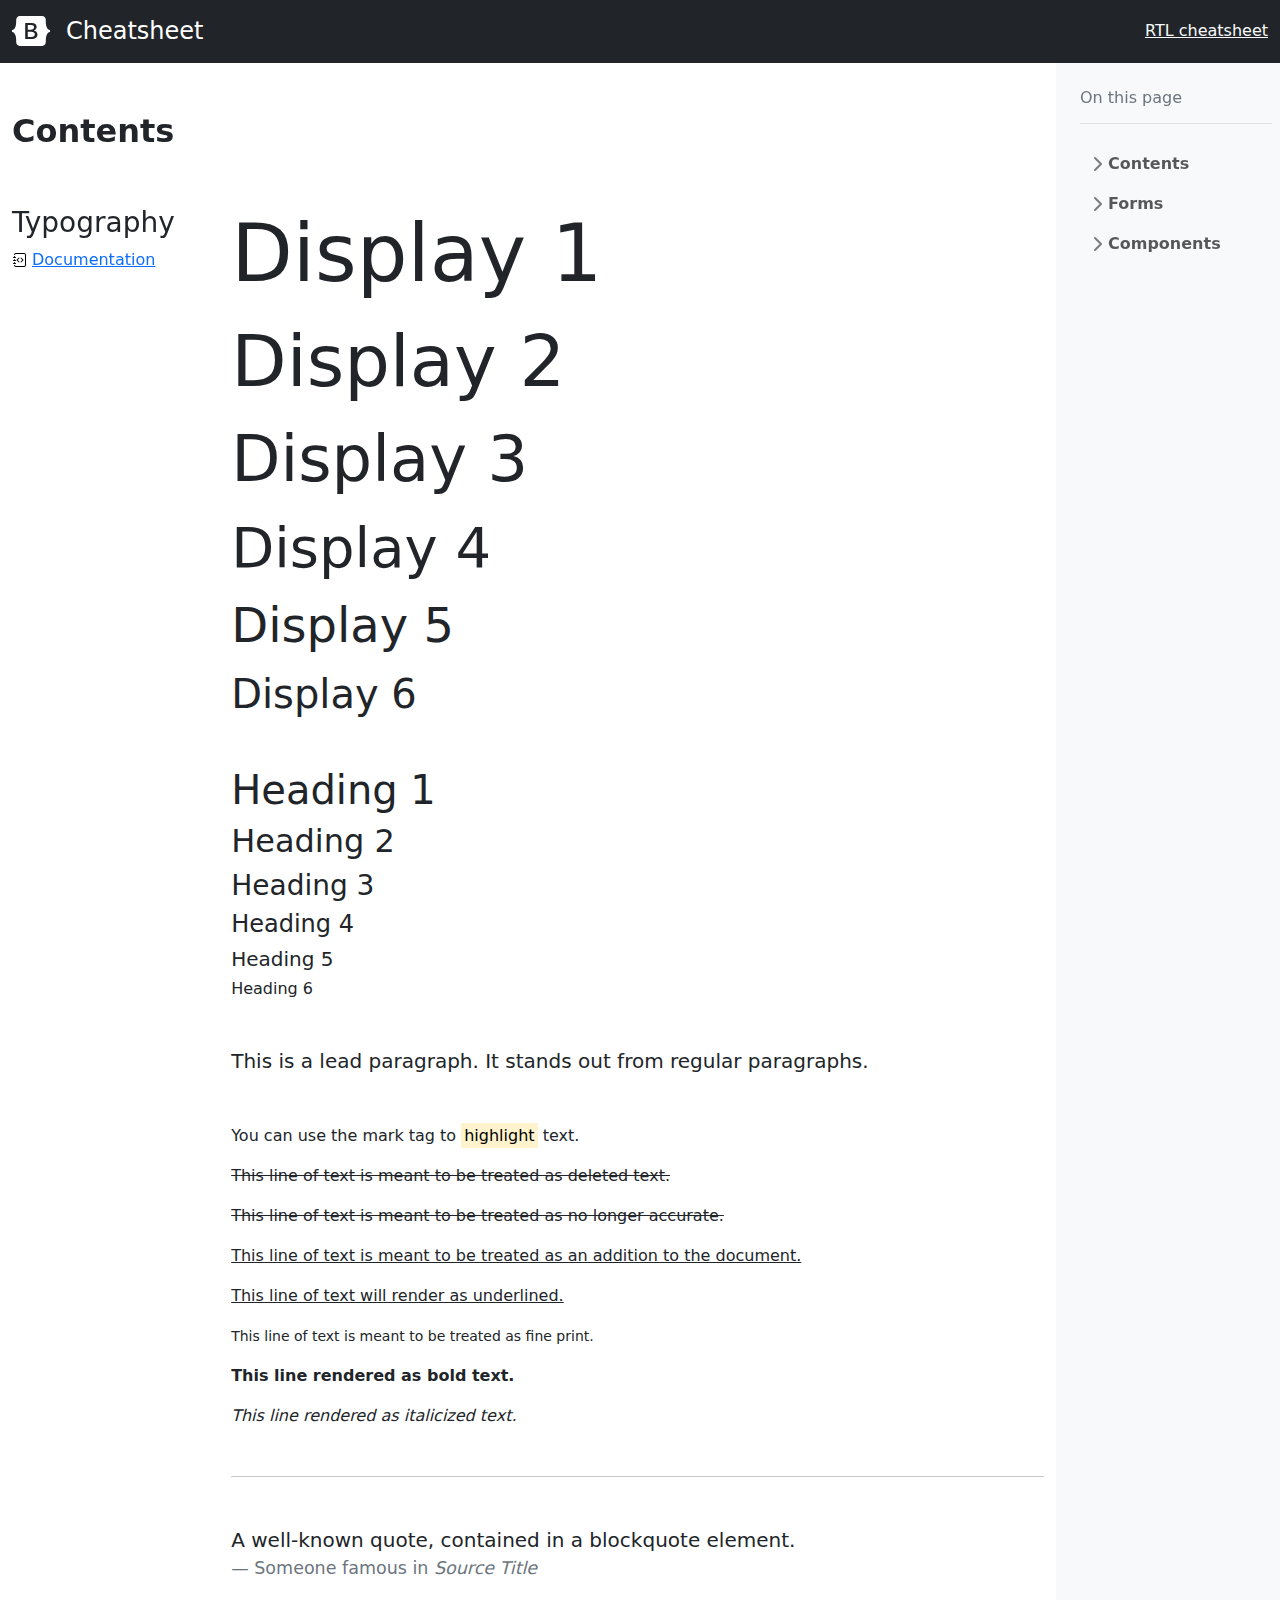
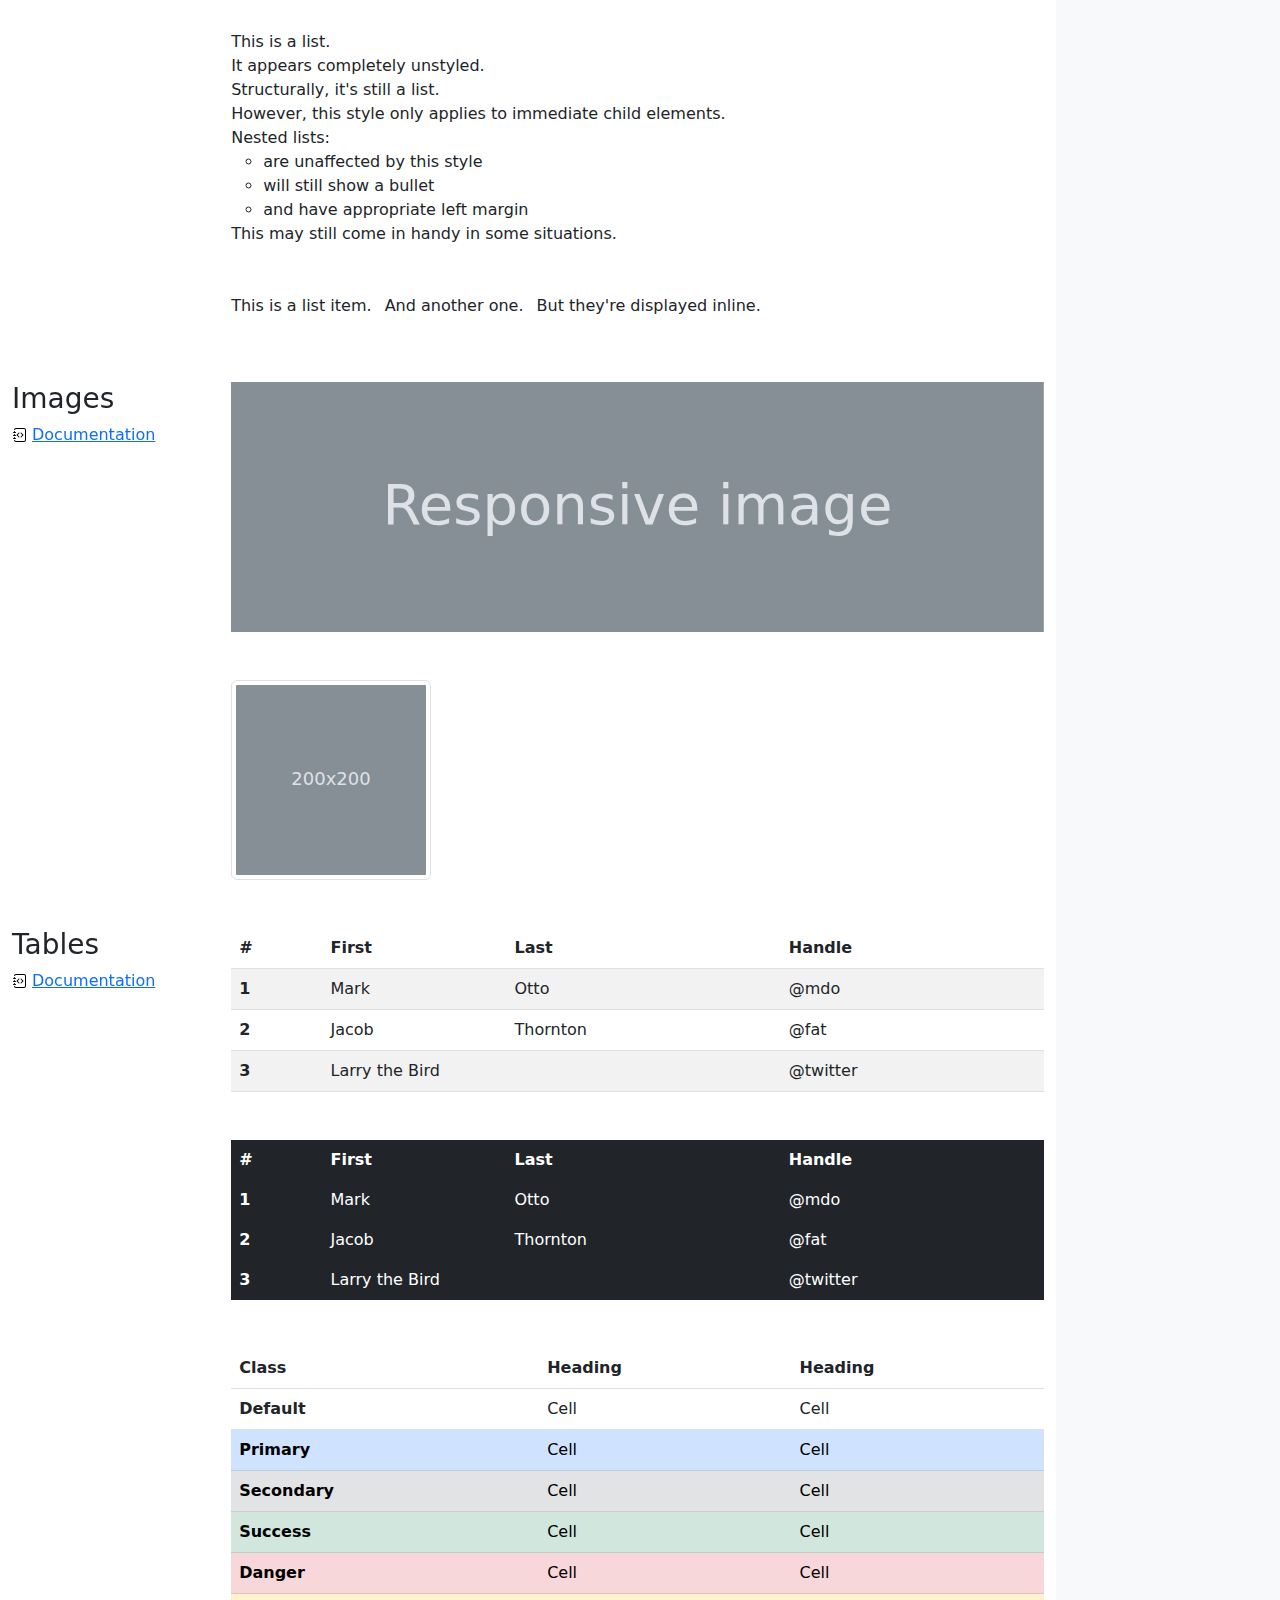
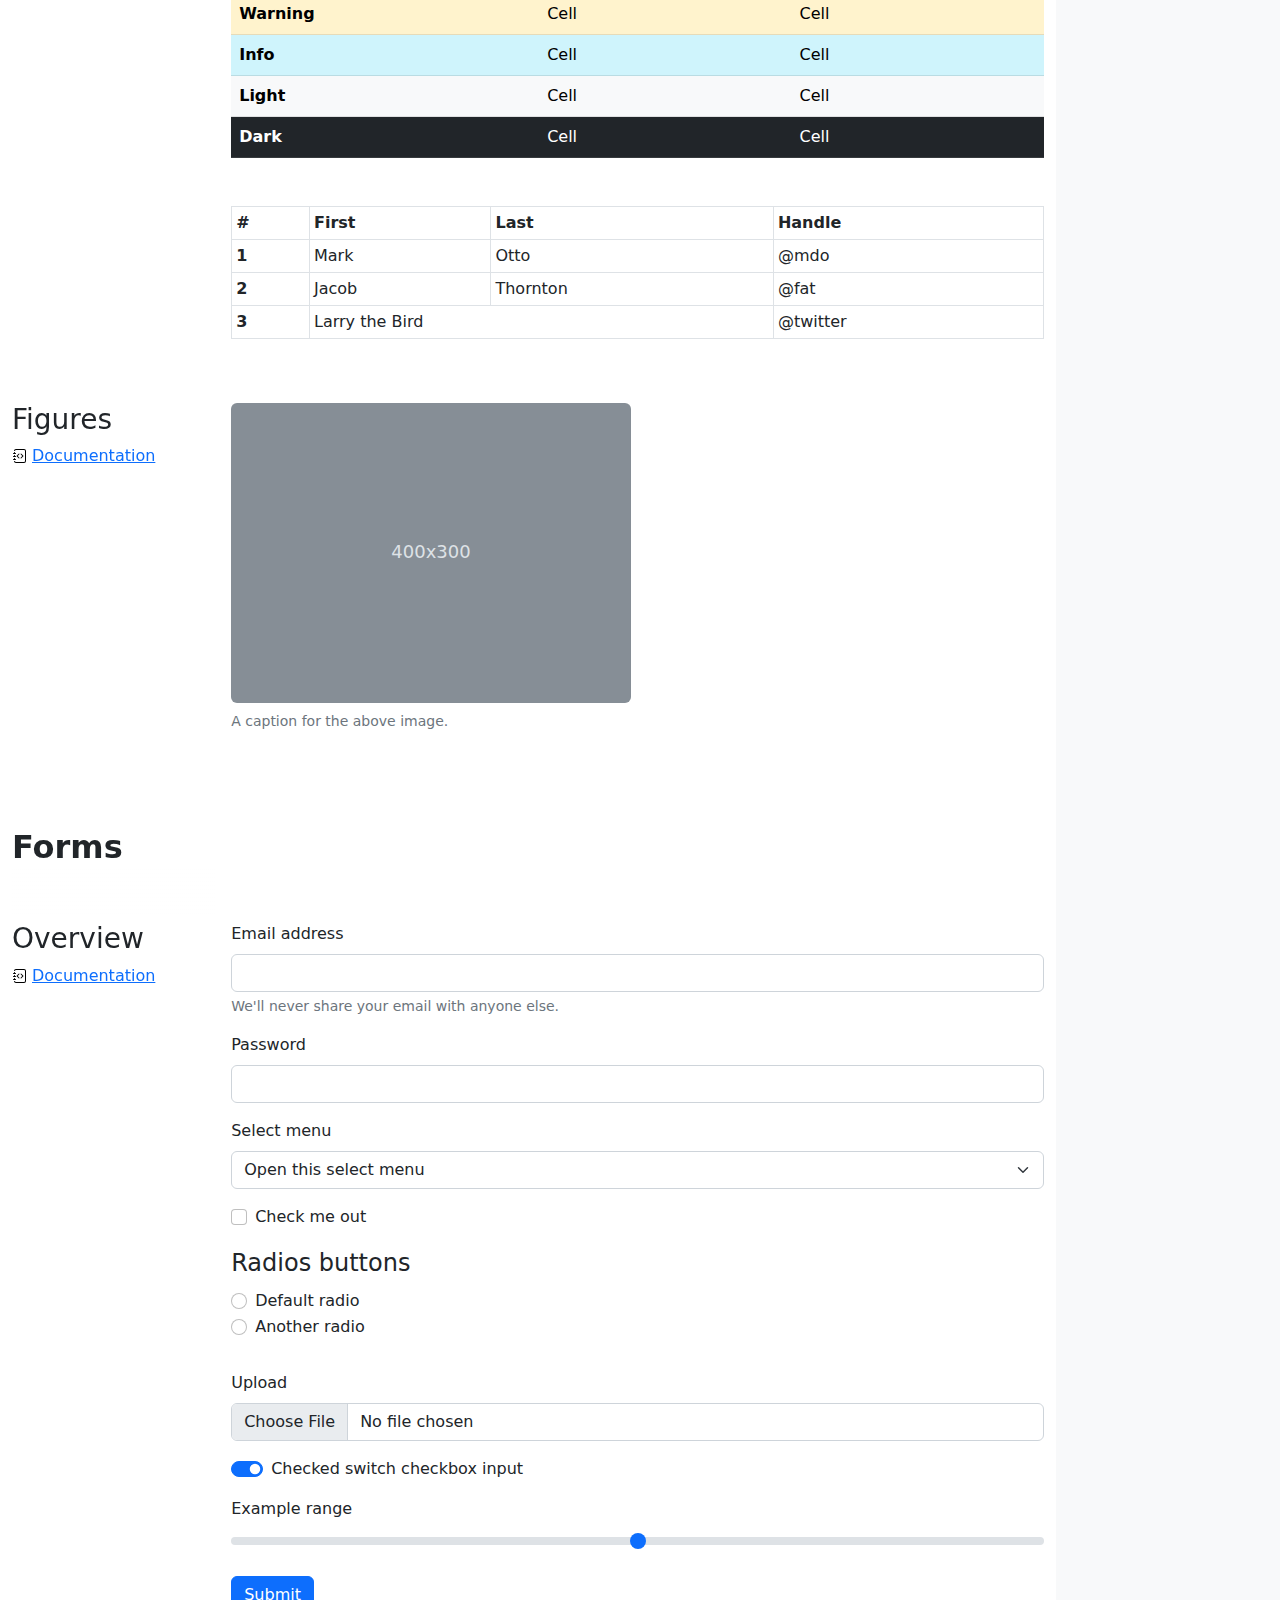
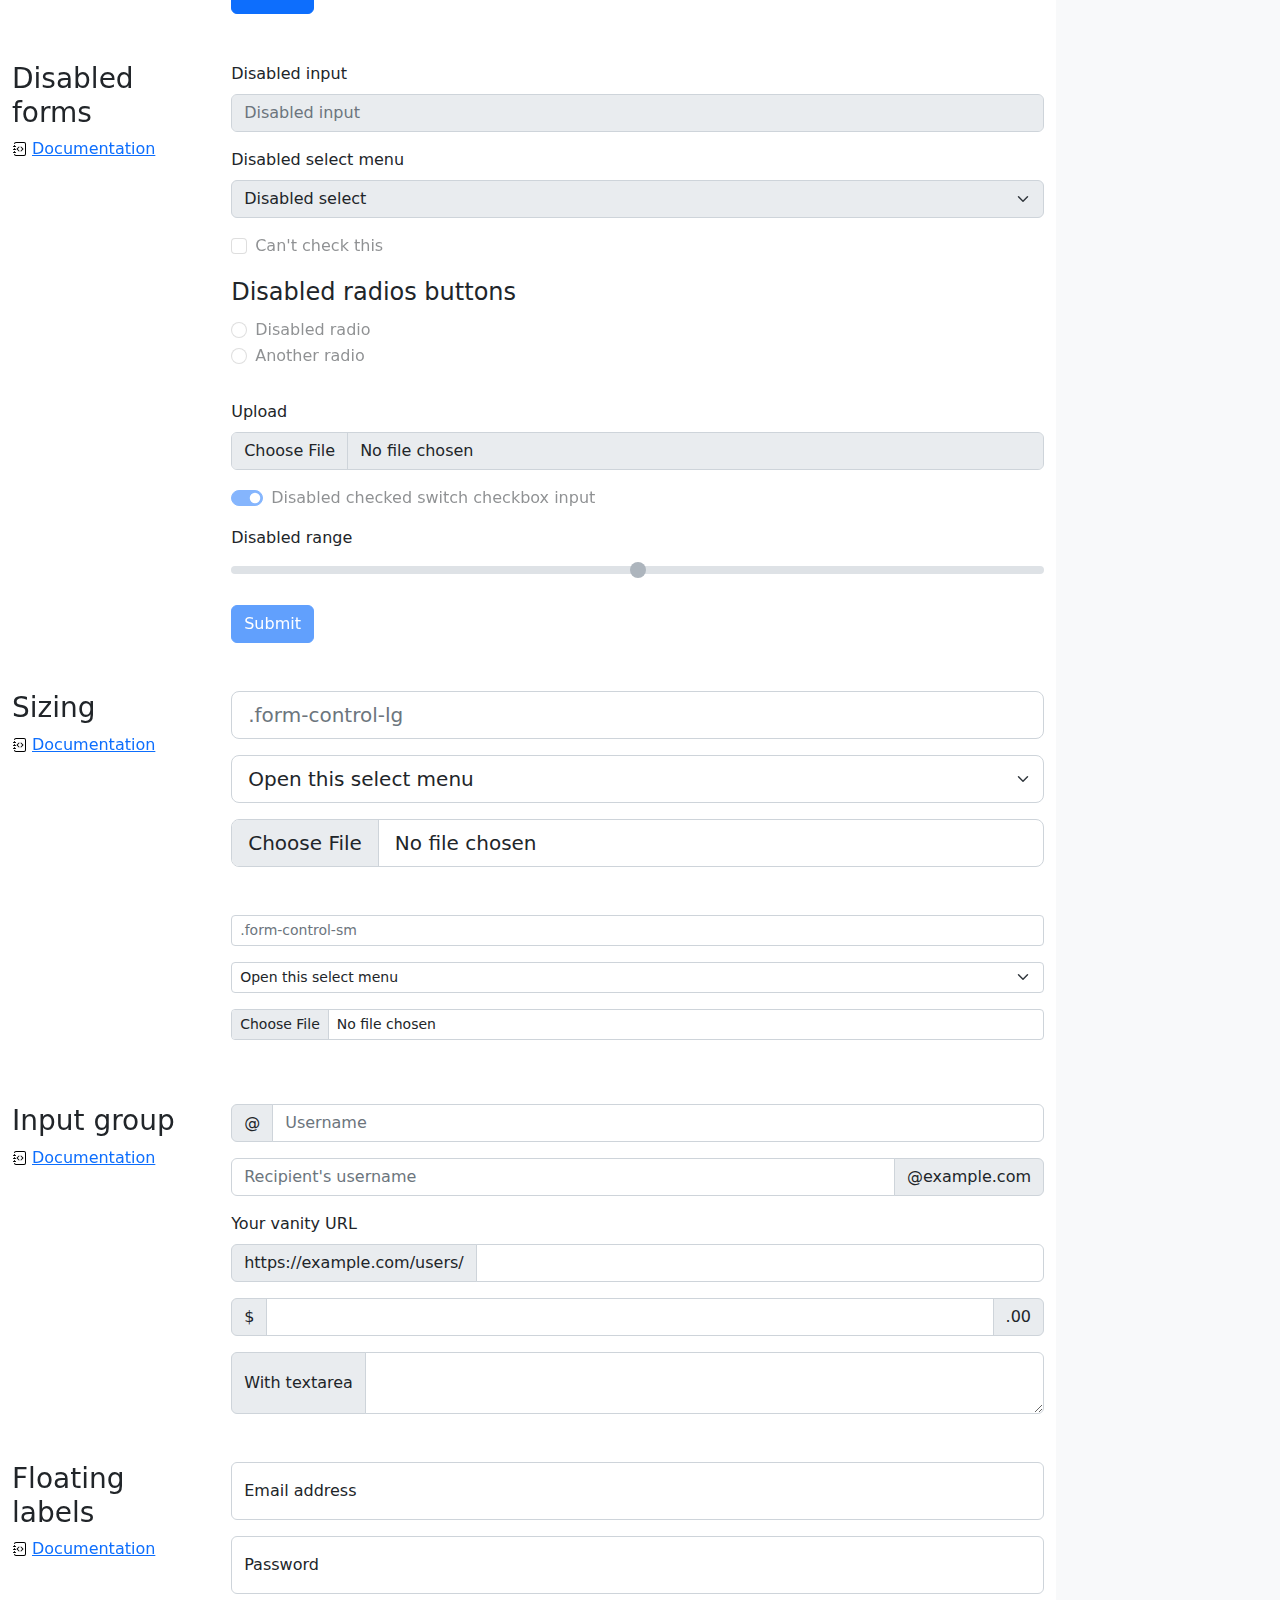
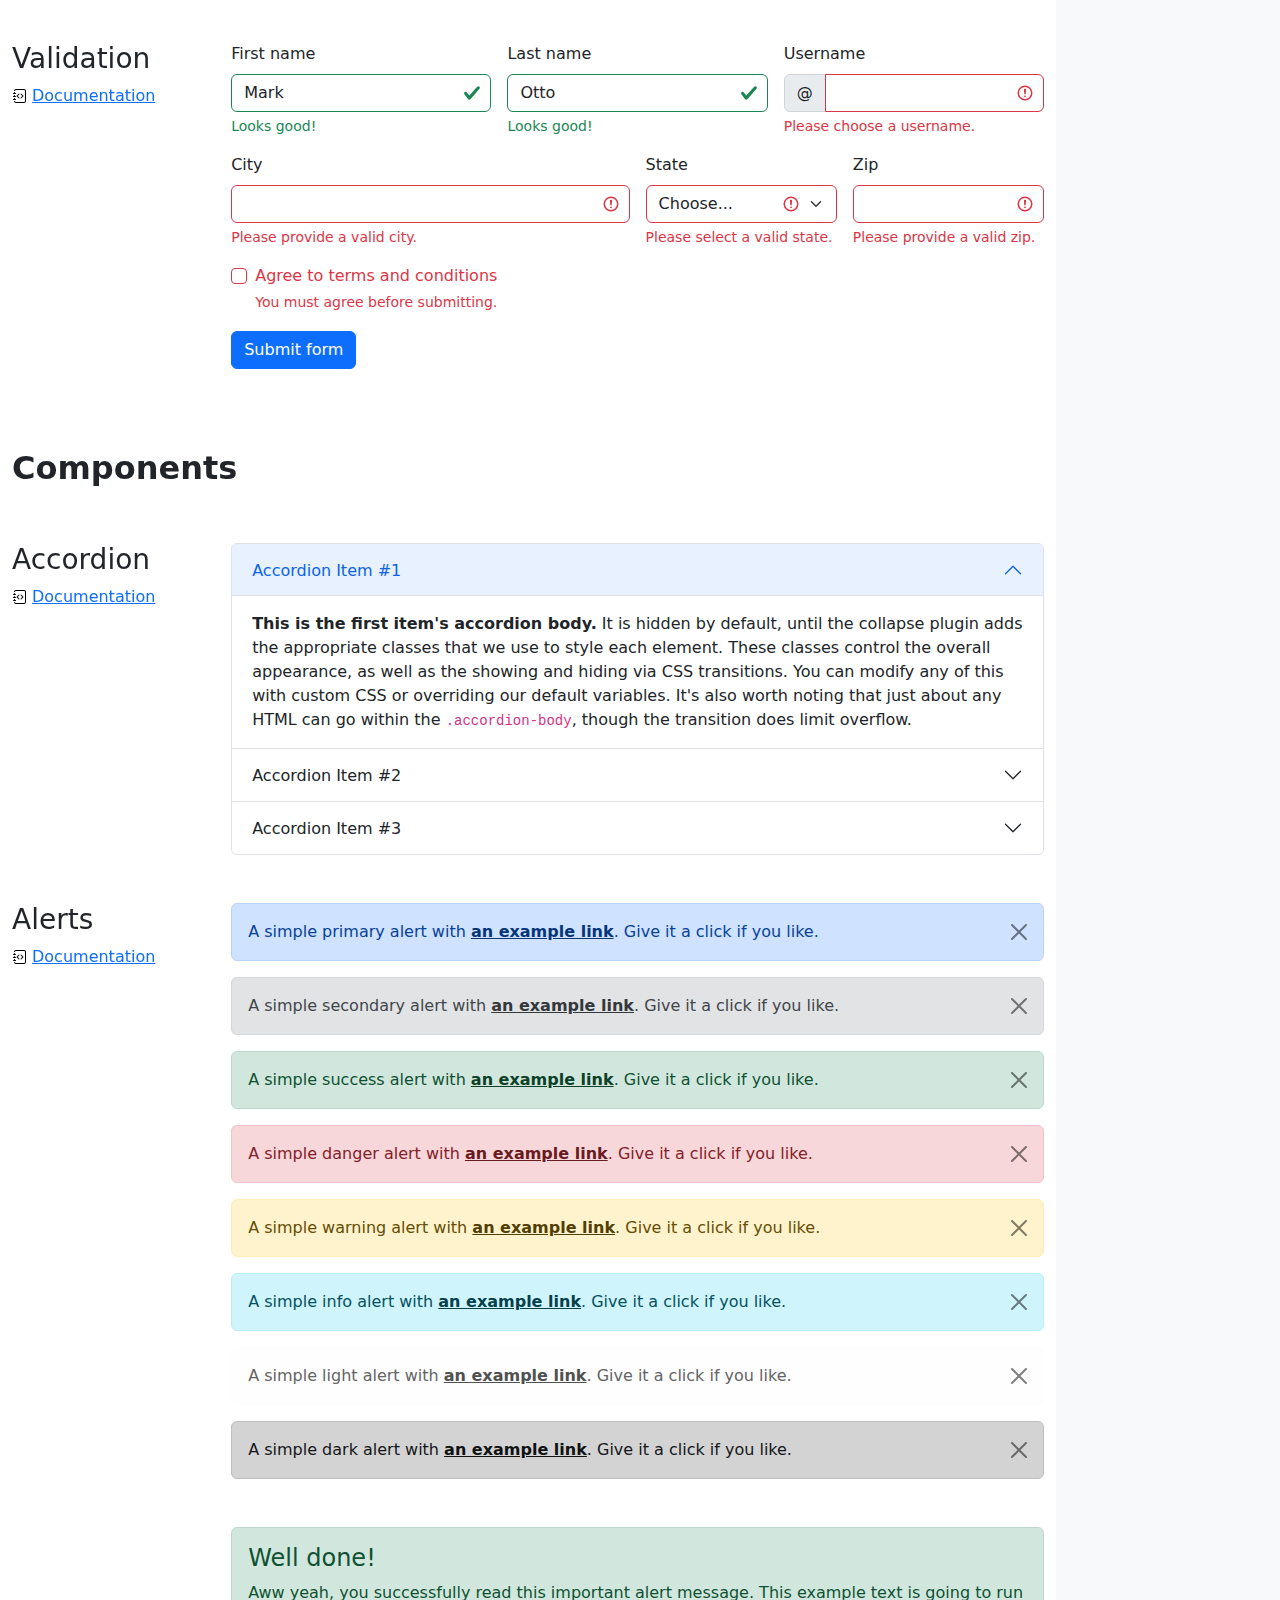
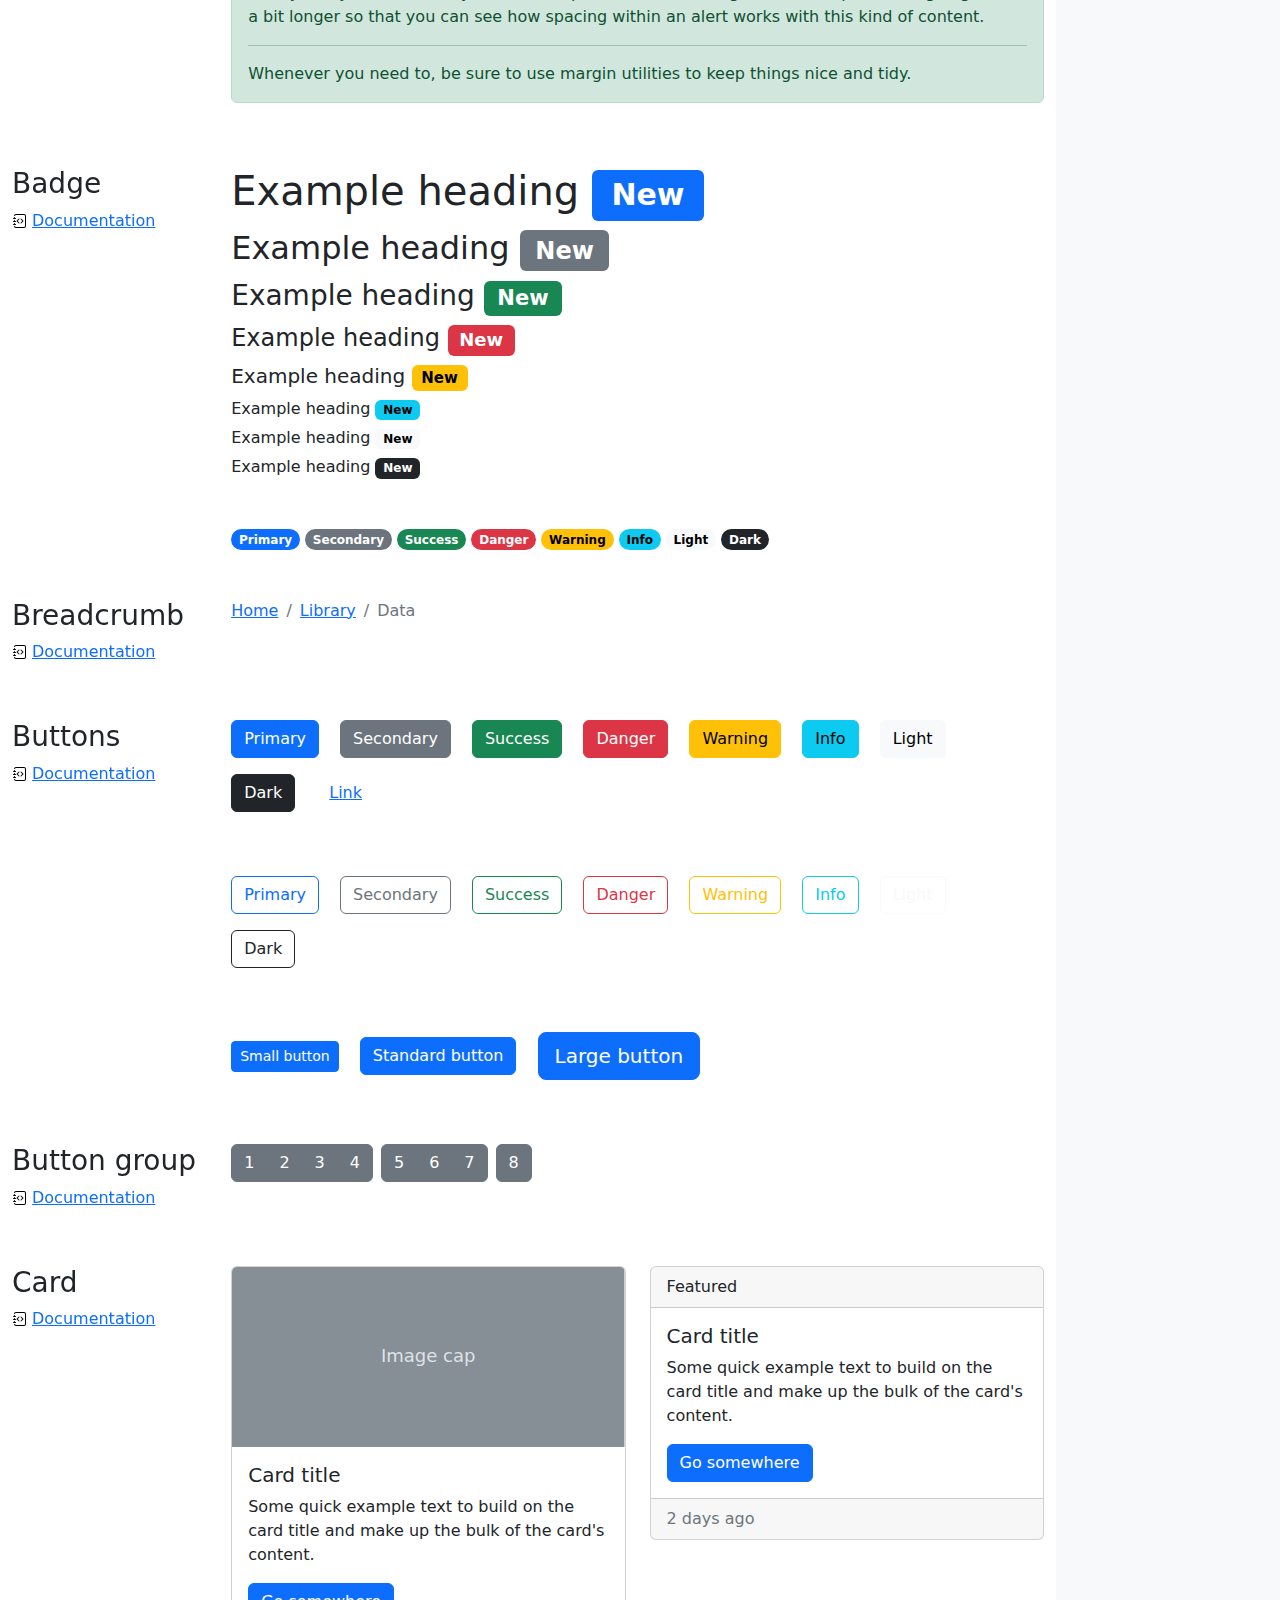
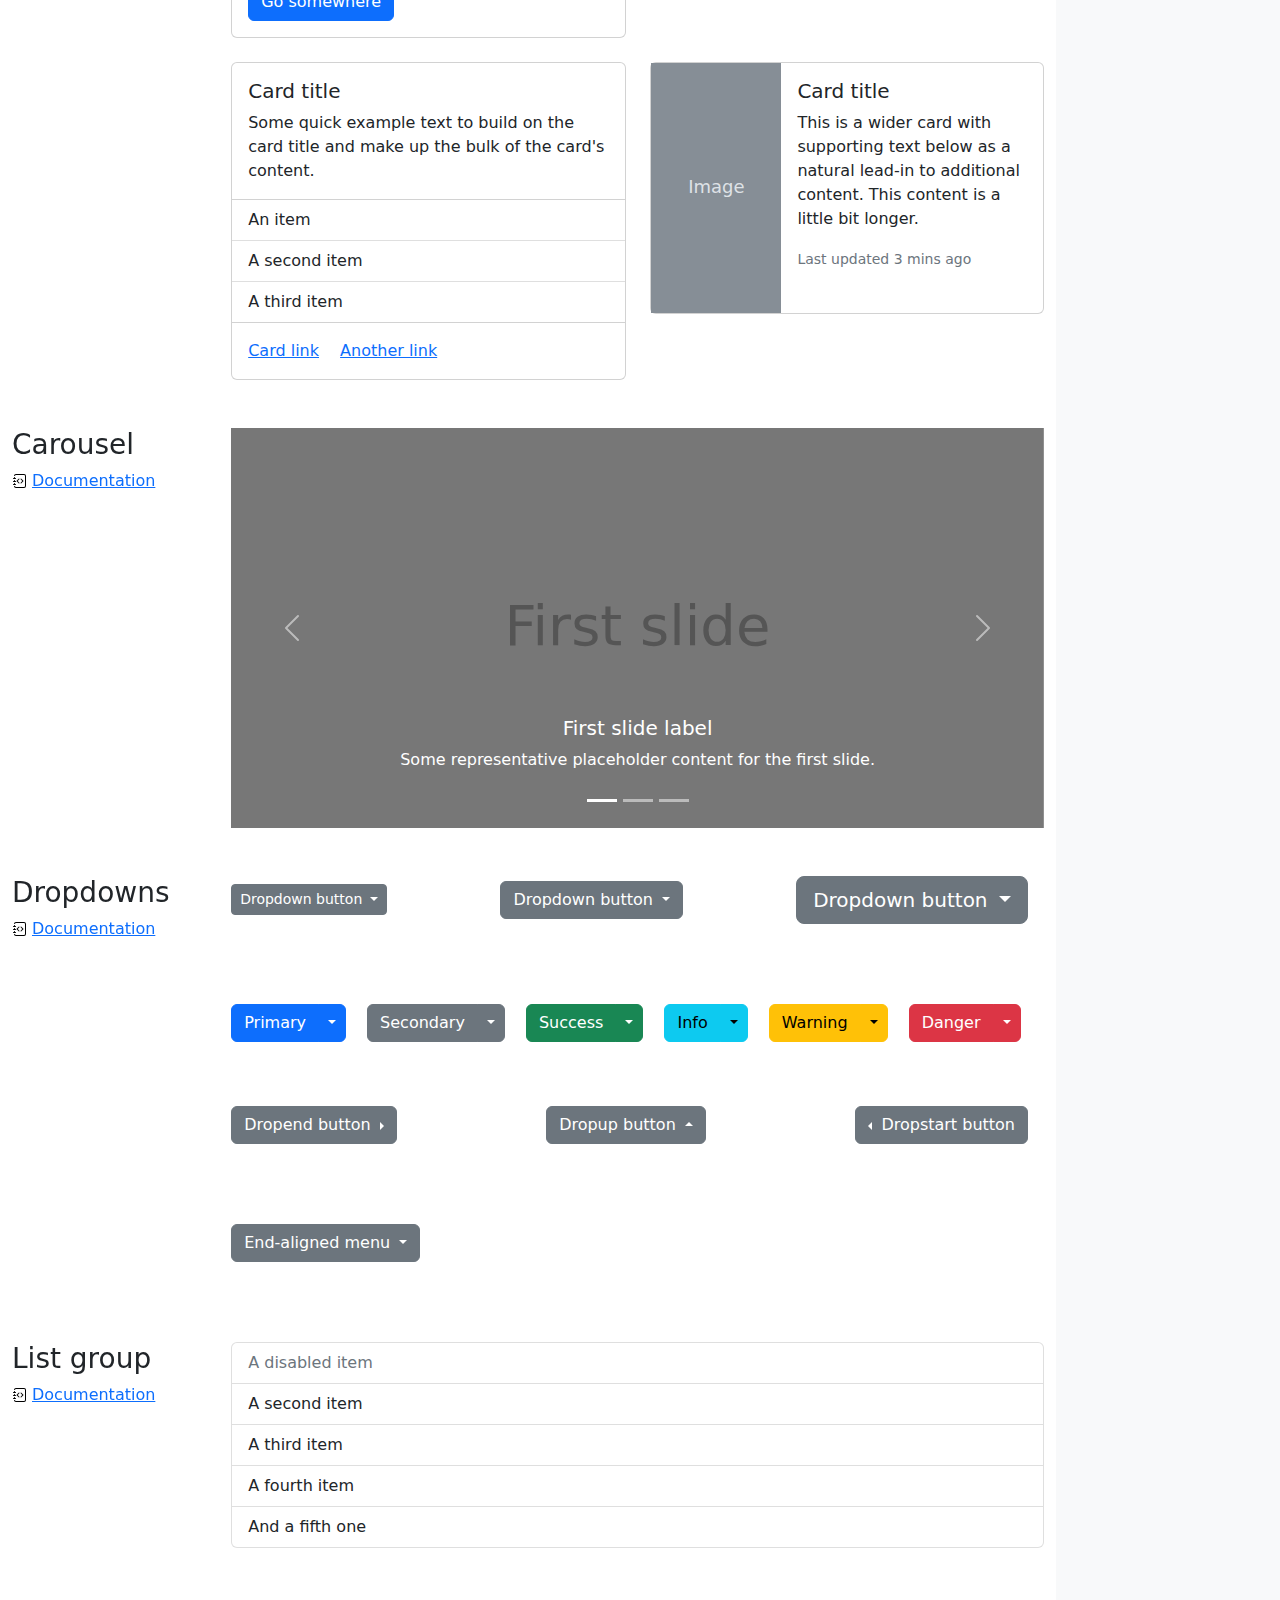
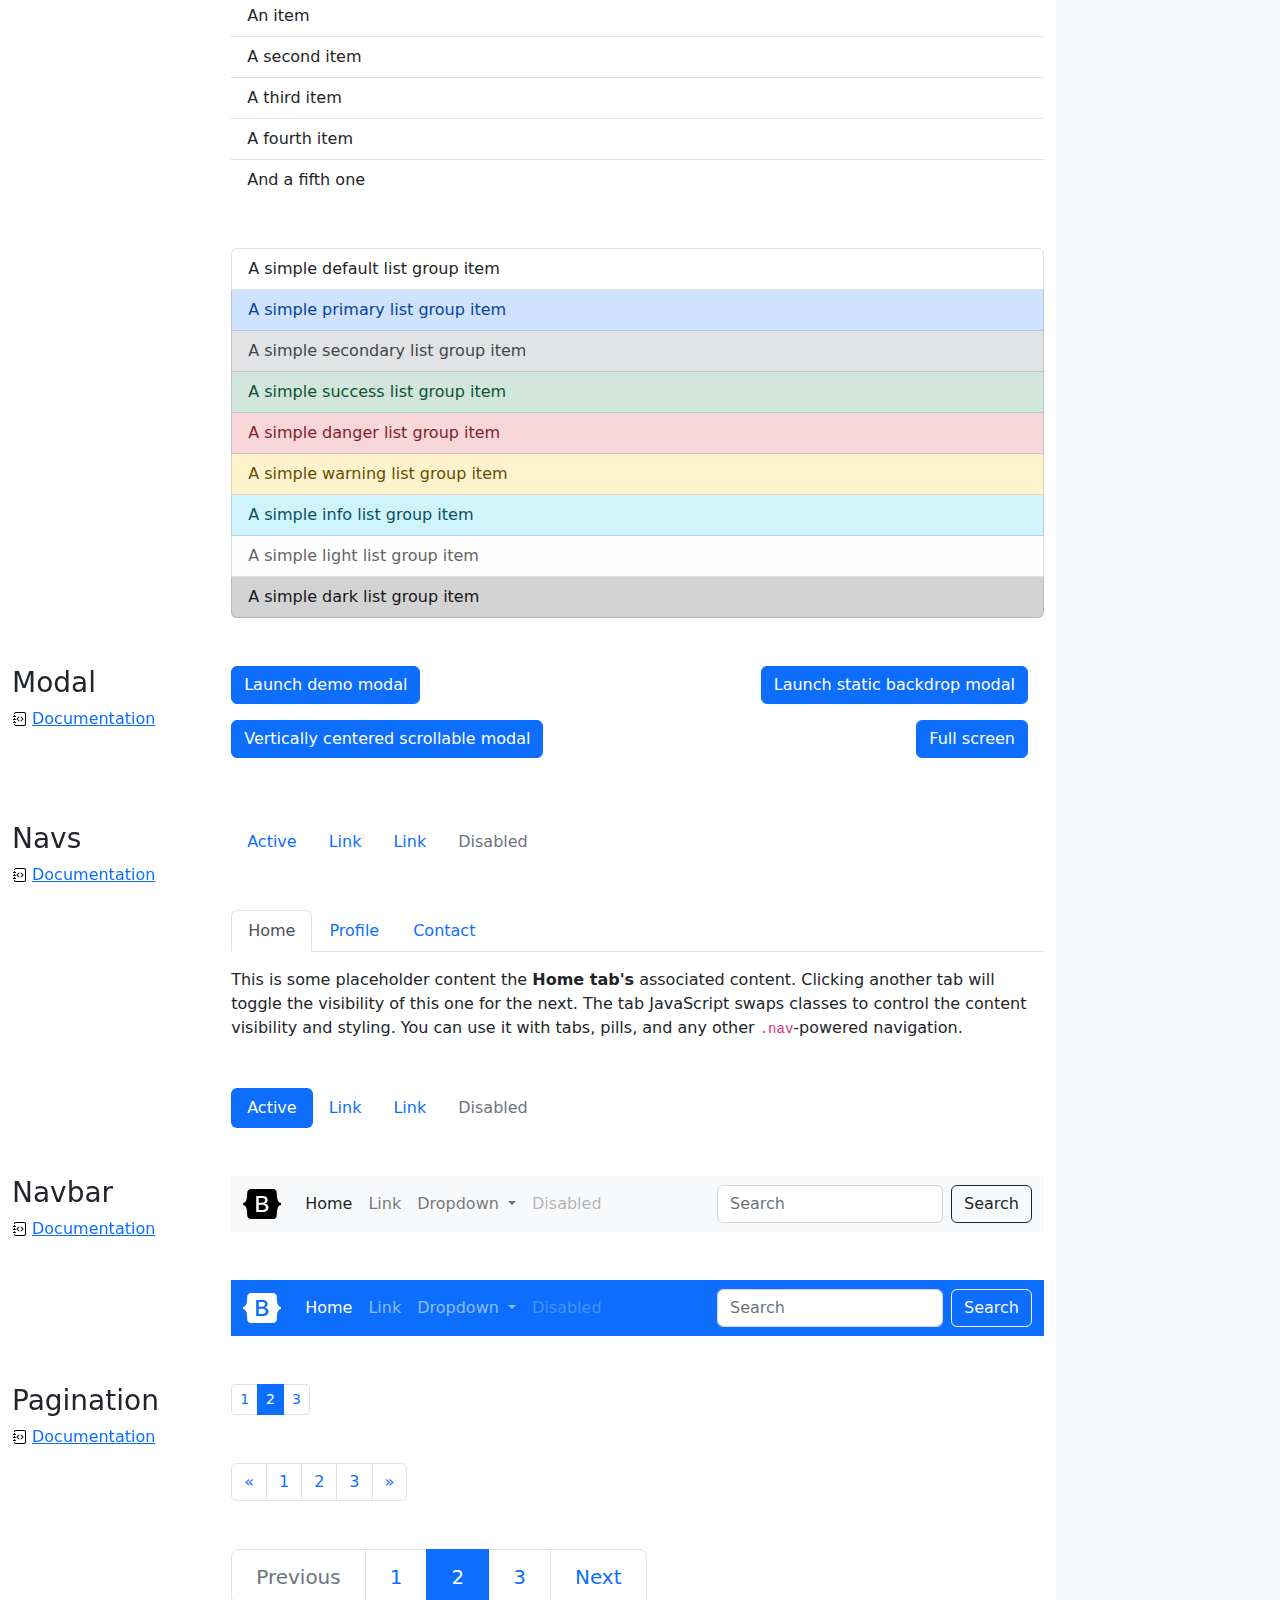
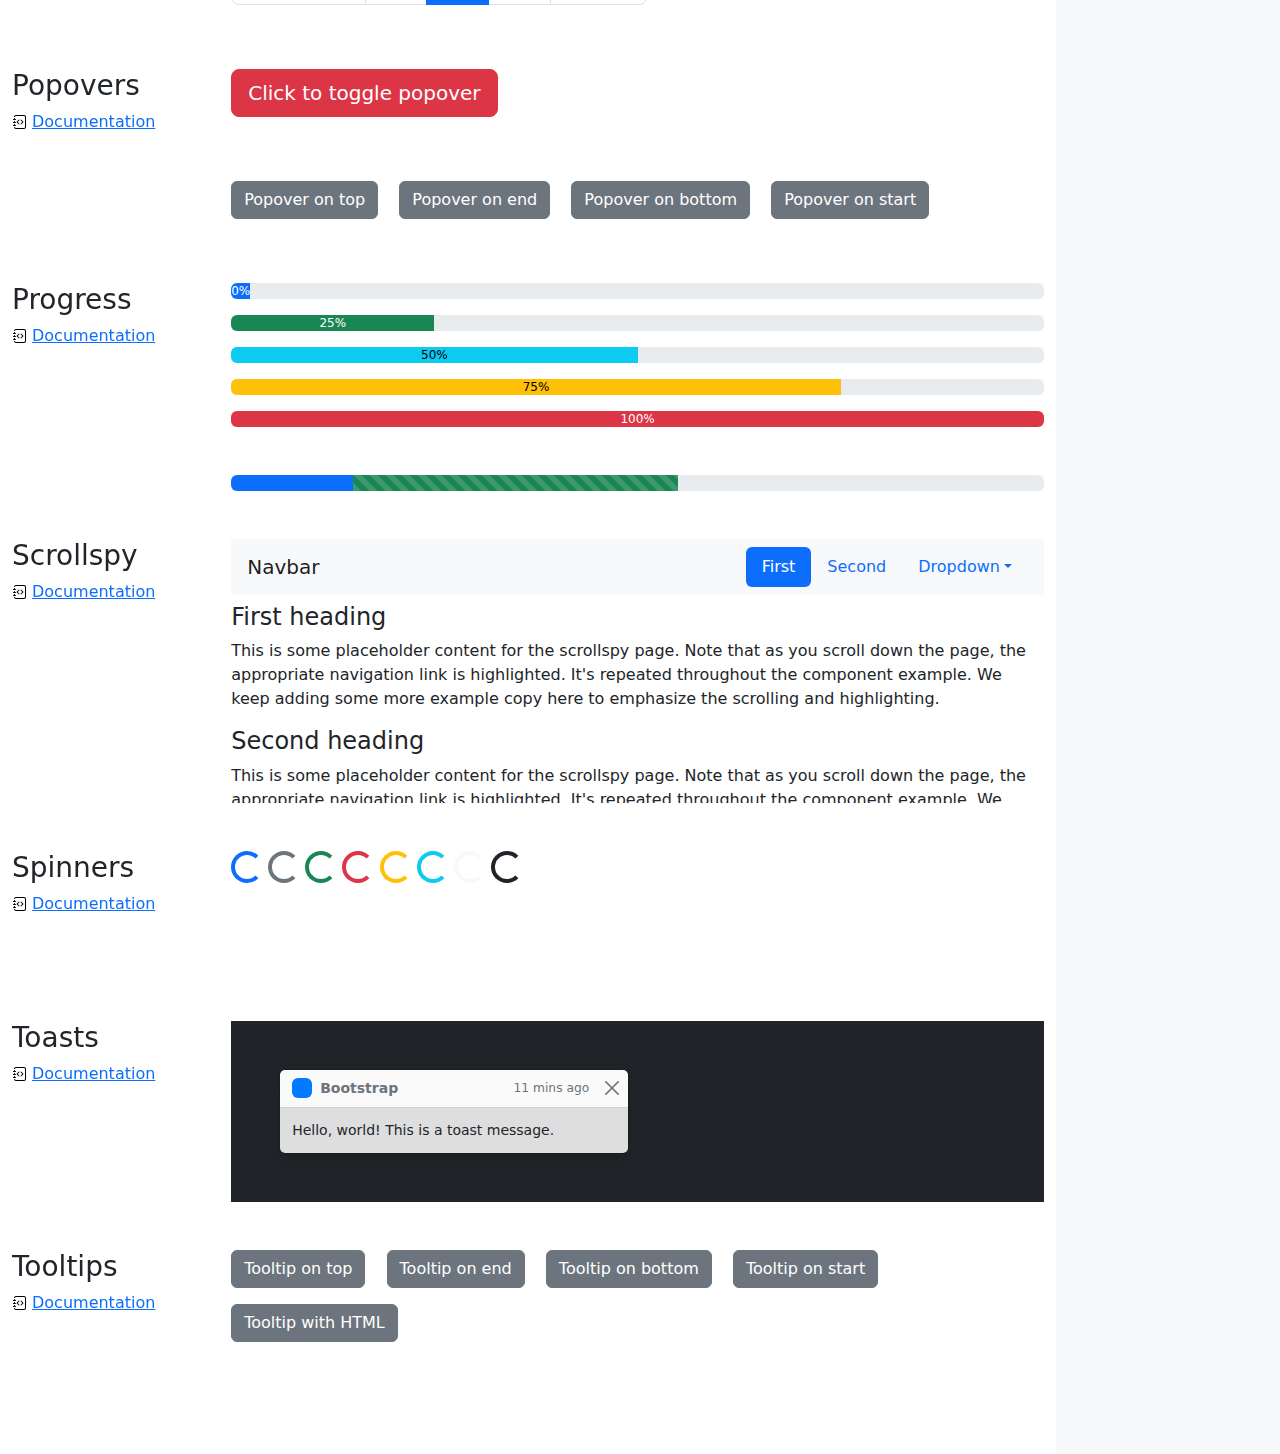
<file: bootstrap-5.2.2-examples/bootstrap-5.2.2-examples/cheatsheet/index.html>
<!doctype html>
<html lang="en">
  <head>
    <meta charset="utf-8">
    <meta name="viewport" content="width=device-width, initial-scale=1">
    <meta name="description" content="">
    <meta name="author" content="Mark Otto, Jacob Thornton, and Bootstrap contributors">
    <meta name="generator" content="Hugo 0.104.2">
    <title>Cheatsheet · Bootstrap v5.2</title>

    <link rel="canonical" href="https://getbootstrap.com/docs/5.2/examples/cheatsheet/">

    

    

<link href="../assets/dist/css/bootstrap.min.css" rel="stylesheet">

    <style>
      .bd-placeholder-img {
        font-size: 1.125rem;
        text-anchor: middle;
        -webkit-user-select: none;
        -moz-user-select: none;
        user-select: none;
      }

      @media (min-width: 768px) {
        .bd-placeholder-img-lg {
          font-size: 3.5rem;
        }
      }

      .b-example-divider {
        height: 3rem;
        background-color: rgba(0, 0, 0, .1);
        border: solid rgba(0, 0, 0, .15);
        border-width: 1px 0;
        box-shadow: inset 0 .5em 1.5em rgba(0, 0, 0, .1), inset 0 .125em .5em rgba(0, 0, 0, .15);
      }

      .b-example-vr {
        flex-shrink: 0;
        width: 1.5rem;
        height: 100vh;
      }

      .bi {
        vertical-align: -.125em;
        fill: currentColor;
      }

      .nav-scroller {
        position: relative;
        z-index: 2;
        height: 2.75rem;
        overflow-y: hidden;
      }

      .nav-scroller .nav {
        display: flex;
        flex-wrap: nowrap;
        padding-bottom: 1rem;
        margin-top: -1px;
        overflow-x: auto;
        text-align: center;
        white-space: nowrap;
        -webkit-overflow-scrolling: touch;
      }
    </style>

    
    <!-- Custom styles for this template -->
    <link href="cheatsheet.css" rel="stylesheet">
  </head>
  <body class="bg-light">
    
<header class="bd-header bg-dark py-3 d-flex align-items-stretch border-bottom border-dark">
  <div class="container-fluid d-flex align-items-center">
    <h1 class="d-flex align-items-center fs-4 text-white mb-0">
      <img src="../assets/brand/bootstrap-logo-white.svg" width="38" height="30" class="me-3" alt="Bootstrap">
      Cheatsheet
    </h1>
    <a href="../examples/cheatsheet-rtl/" class="ms-auto link-light" hreflang="ar">RTL cheatsheet</a>
  </div>
</header>
<aside class="bd-aside sticky-xl-top text-muted align-self-start mb-3 mb-xl-5 px-2">
  <h2 class="h6 pt-4 pb-3 mb-4 border-bottom">On this page</h2>
  <nav class="small" id="toc">
    <ul class="list-unstyled">
      <li class="my-2">
        <button class="btn d-inline-flex align-items-center collapsed border-0" data-bs-toggle="collapse" aria-expanded="false" data-bs-target="#contents-collapse" aria-controls="contents-collapse">Contents</button>
        <ul class="list-unstyled ps-3 collapse" id="contents-collapse">
          <li><a class="d-inline-flex align-items-center rounded text-decoration-none" href="#typography">Typography</a></li>
          <li><a class="d-inline-flex align-items-center rounded text-decoration-none" href="#images">Images</a></li>
          <li><a class="d-inline-flex align-items-center rounded text-decoration-none" href="#tables">Tables</a></li>
          <li><a class="d-inline-flex align-items-center rounded text-decoration-none" href="#figures">Figures</a></li>
        </ul>
      </li>
      <li class="my-2">
        <button class="btn d-inline-flex align-items-center collapsed border-0" data-bs-toggle="collapse" aria-expanded="false" data-bs-target="#forms-collapse" aria-controls="forms-collapse">Forms</button>
        <ul class="list-unstyled ps-3 collapse" id="forms-collapse">
          <li><a class="d-inline-flex align-items-center rounded text-decoration-none" href="#overview">Overview</a></li>
          <li><a class="d-inline-flex align-items-center rounded text-decoration-none" href="#disabled-forms">Disabled forms</a></li>
          <li><a class="d-inline-flex align-items-center rounded text-decoration-none" href="#sizing">Sizing</a></li>
          <li><a class="d-inline-flex align-items-center rounded text-decoration-none" href="#input-group">Input group</a></li>
          <li><a class="d-inline-flex align-items-center rounded text-decoration-none" href="#floating-labels">Floating labels</a></li>
          <li><a class="d-inline-flex align-items-center rounded text-decoration-none" href="#validation">Validation</a></li>
        </ul>
      </li>
      <li class="my-2">
        <button class="btn d-inline-flex align-items-center collapsed border-0" data-bs-toggle="collapse" aria-expanded="false" data-bs-target="#components-collapse" aria-controls="components-collapse">Components</button>
        <ul class="list-unstyled ps-3 collapse" id="components-collapse">
          <li><a class="d-inline-flex align-items-center rounded text-decoration-none" href="#accordion">Accordion</a></li>
          <li><a class="d-inline-flex align-items-center rounded text-decoration-none" href="#alerts">Alerts</a></li>
          <li><a class="d-inline-flex align-items-center rounded text-decoration-none" href="#badge">Badge</a></li>
          <li><a class="d-inline-flex align-items-center rounded text-decoration-none" href="#breadcrumb">Breadcrumb</a></li>
          <li><a class="d-inline-flex align-items-center rounded text-decoration-none" href="#buttons">Buttons</a></li>
          <li><a class="d-inline-flex align-items-center rounded text-decoration-none" href="#button-group">Button group</a></li>
          <li><a class="d-inline-flex align-items-center rounded text-decoration-none" href="#card">Card</a></li>
          <li><a class="d-inline-flex align-items-center rounded text-decoration-none" href="#carousel">Carousel</a></li>
          <li><a class="d-inline-flex align-items-center rounded text-decoration-none" href="#dropdowns">Dropdowns</a></li>
          <li><a class="d-inline-flex align-items-center rounded text-decoration-none" href="#list-group">List group</a></li>
          <li><a class="d-inline-flex align-items-center rounded text-decoration-none" href="#modal">Modal</a></li>
          <li><a class="d-inline-flex align-items-center rounded text-decoration-none" href="#navs">Navs</a></li>
          <li><a class="d-inline-flex align-items-center rounded text-decoration-none" href="#navbar">Navbar</a></li>
          <li><a class="d-inline-flex align-items-center rounded text-decoration-none" href="#pagination">Pagination</a></li>
          <li><a class="d-inline-flex align-items-center rounded text-decoration-none" href="#popovers">Popovers</a></li>
          <li><a class="d-inline-flex align-items-center rounded text-decoration-none" href="#progress">Progress</a></li>
          <li><a class="d-inline-flex align-items-center rounded text-decoration-none" href="#scrollspy">Scrollspy</a></li>
          <li><a class="d-inline-flex align-items-center rounded text-decoration-none" href="#spinners">Spinners</a></li>
          <li><a class="d-inline-flex align-items-center rounded text-decoration-none" href="#toasts">Toasts</a></li>
          <li><a class="d-inline-flex align-items-center rounded text-decoration-none" href="#tooltips">Tooltips</a></li>
        </ul>
      </li>
    </ul>
  </nav>
</aside>
<div class="bd-cheatsheet container-fluid bg-body">
  <section id="content">
    <h2 class="sticky-xl-top fw-bold pt-3 pt-xl-5 pb-2 pb-xl-3">Contents</h2>

    <article class="my-3" id="typography">
      <div class="bd-heading sticky-xl-top align-self-start mt-5 mb-3 mt-xl-0 mb-xl-2">
        <h3>Typography</h3>
        <a class="d-flex align-items-center" href="../content/typography/">Documentation</a>
      </div>

      <div>
        <div class="bd-example-snippet bd-code-snippet"><div class="bd-example">
        <p class="display-1">Display 1</p>
        <p class="display-2">Display 2</p>
        <p class="display-3">Display 3</p>
        <p class="display-4">Display 4</p>
        <p class="display-5">Display 5</p>
        <p class="display-6">Display 6</p>
        </div></div>


        <div class="bd-example-snippet bd-code-snippet"><div class="bd-example">
        <p class="h1">Heading 1</p>
        <p class="h2">Heading 2</p>
        <p class="h3">Heading 3</p>
        <p class="h4">Heading 4</p>
        <p class="h5">Heading 5</p>
        <p class="h6">Heading 6</p>
        </div></div>


        <div class="bd-example-snippet bd-code-snippet"><div class="bd-example">
        <p class="lead">
          This is a lead paragraph. It stands out from regular paragraphs.
        </p>
        </div></div>


        <div class="bd-example-snippet bd-code-snippet"><div class="bd-example">
        <p>You can use the mark tag to <mark>highlight</mark> text.</p>
        <p><del>This line of text is meant to be treated as deleted text.</del></p>
        <p><s>This line of text is meant to be treated as no longer accurate.</s></p>
        <p><ins>This line of text is meant to be treated as an addition to the document.</ins></p>
        <p><u>This line of text will render as underlined.</u></p>
        <p><small>This line of text is meant to be treated as fine print.</small></p>
        <p><strong>This line rendered as bold text.</strong></p>
        <p><em>This line rendered as italicized text.</em></p>
        </div></div>


        <div class="bd-example-snippet bd-code-snippet"><div class="bd-example">
        <hr>
        </div></div>


        <div class="bd-example-snippet bd-code-snippet"><div class="bd-example">
        <blockquote class="blockquote">
          <p>A well-known quote, contained in a blockquote element.</p>
          <footer class="blockquote-footer">Someone famous in <cite title="Source Title">Source Title</cite></footer>
        </blockquote>
        </div></div>


        <div class="bd-example-snippet bd-code-snippet"><div class="bd-example">
        <ul class="list-unstyled">
          <li>This is a list.</li>
          <li>It appears completely unstyled.</li>
          <li>Structurally, it's still a list.</li>
          <li>However, this style only applies to immediate child elements.</li>
          <li>Nested lists:
            <ul>
              <li>are unaffected by this style</li>
              <li>will still show a bullet</li>
              <li>and have appropriate left margin</li>
            </ul>
          </li>
          <li>This may still come in handy in some situations.</li>
        </ul>
        </div></div>


        <div class="bd-example-snippet bd-code-snippet"><div class="bd-example">
        <ul class="list-inline">
          <li class="list-inline-item">This is a list item.</li>
          <li class="list-inline-item">And another one.</li>
          <li class="list-inline-item">But they're displayed inline.</li>
        </ul>
        </div></div>

      </div>
    </article>
    <article class="my-3" id="images">
      <div class="bd-heading sticky-xl-top align-self-start mt-5 mb-3 mt-xl-0 mb-xl-2">
        <h3>Images</h3>
        <a class="d-flex align-items-center" href="../content/images/">Documentation</a>
      </div>

      <div>
        <div class="bd-example-snippet bd-code-snippet"><div class="bd-example">
        <svg class="bd-placeholder-img bd-placeholder-img-lg img-fluid" width="100%" height="250" xmlns="http://www.w3.org/2000/svg" role="img" aria-label="Placeholder: Responsive image" preserveAspectRatio="xMidYMid slice" focusable="false"><title>Placeholder</title><rect width="100%" height="100%" fill="#868e96"/><text x="50%" y="50%" fill="#dee2e6" dy=".3em">Responsive image</text></svg>

        </div></div>


        <div class="bd-example-snippet bd-code-snippet"><div class="bd-example">
        <svg class="bd-placeholder-img img-thumbnail" width="200" height="200" xmlns="http://www.w3.org/2000/svg" role="img" aria-label="A generic square placeholder image with a white border around it, making it resemble a photograph taken with an old instant camera: 200x200" preserveAspectRatio="xMidYMid slice" focusable="false"><title>A generic square placeholder image with a white border around it, making it resemble a photograph taken with an old instant camera</title><rect width="100%" height="100%" fill="#868e96"/><text x="50%" y="50%" fill="#dee2e6" dy=".3em">200x200</text></svg>

        </div></div>

      </div>
    </article>
    <article class="my-3" id="tables">
      <div class="bd-heading sticky-xl-top align-self-start mt-5 mb-3 mt-xl-0 mb-xl-2">
        <h3>Tables</h3>
        <a class="d-flex align-items-center" href="../content/tables/">Documentation</a>
      </div>

      <div>
        <div class="bd-example-snippet bd-code-snippet"><div class="bd-example">
        <table class="table table-striped">
          <thead>
          <tr>
            <th scope="col">#</th>
            <th scope="col">First</th>
            <th scope="col">Last</th>
            <th scope="col">Handle</th>
          </tr>
          </thead>
          <tbody>
          <tr>
            <th scope="row">1</th>
            <td>Mark</td>
            <td>Otto</td>
            <td>@mdo</td>
          </tr>
          <tr>
            <th scope="row">2</th>
            <td>Jacob</td>
            <td>Thornton</td>
            <td>@fat</td>
          </tr>
          <tr>
            <th scope="row">3</th>
            <td colspan="2">Larry the Bird</td>
            <td>@twitter</td>
          </tr>
          </tbody>
        </table>
        </div></div>


        <div class="bd-example-snippet bd-code-snippet"><div class="bd-example">
        <table class="table table-dark table-borderless">
          <thead>
          <tr>
            <th scope="col">#</th>
            <th scope="col">First</th>
            <th scope="col">Last</th>
            <th scope="col">Handle</th>
          </tr>
          </thead>
          <tbody>
          <tr>
            <th scope="row">1</th>
            <td>Mark</td>
            <td>Otto</td>
            <td>@mdo</td>
          </tr>
          <tr>
            <th scope="row">2</th>
            <td>Jacob</td>
            <td>Thornton</td>
            <td>@fat</td>
          </tr>
          <tr>
            <th scope="row">3</th>
            <td colspan="2">Larry the Bird</td>
            <td>@twitter</td>
          </tr>
          </tbody>
        </table>
        </div></div>


        <div class="bd-example-snippet bd-code-snippet"><div class="bd-example">
        <table class="table table-hover">
          <thead>
          <tr>
            <th scope="col">Class</th>
            <th scope="col">Heading</th>
            <th scope="col">Heading</th>
          </tr>
          </thead>
          <tbody>
          <tr>
            <th scope="row">Default</th>
            <td>Cell</td>
            <td>Cell</td>
          </tr>
          
          <tr class="table-primary">
            <th scope="row">Primary</th>
            <td>Cell</td>
            <td>Cell</td>
          </tr>
          <tr class="table-secondary">
            <th scope="row">Secondary</th>
            <td>Cell</td>
            <td>Cell</td>
          </tr>
          <tr class="table-success">
            <th scope="row">Success</th>
            <td>Cell</td>
            <td>Cell</td>
          </tr>
          <tr class="table-danger">
            <th scope="row">Danger</th>
            <td>Cell</td>
            <td>Cell</td>
          </tr>
          <tr class="table-warning">
            <th scope="row">Warning</th>
            <td>Cell</td>
            <td>Cell</td>
          </tr>
          <tr class="table-info">
            <th scope="row">Info</th>
            <td>Cell</td>
            <td>Cell</td>
          </tr>
          <tr class="table-light">
            <th scope="row">Light</th>
            <td>Cell</td>
            <td>Cell</td>
          </tr>
          <tr class="table-dark">
            <th scope="row">Dark</th>
            <td>Cell</td>
            <td>Cell</td>
          </tr>
          </tbody>
        </table>
        </div></div>


        <div class="bd-example-snippet bd-code-snippet"><div class="bd-example">
        <table class="table table-sm table-bordered">
          <thead>
          <tr>
            <th scope="col">#</th>
            <th scope="col">First</th>
            <th scope="col">Last</th>
            <th scope="col">Handle</th>
          </tr>
          </thead>
          <tbody>
          <tr>
            <th scope="row">1</th>
            <td>Mark</td>
            <td>Otto</td>
            <td>@mdo</td>
          </tr>
          <tr>
            <th scope="row">2</th>
            <td>Jacob</td>
            <td>Thornton</td>
            <td>@fat</td>
          </tr>
          <tr>
            <th scope="row">3</th>
            <td colspan="2">Larry the Bird</td>
            <td>@twitter</td>
          </tr>
          </tbody>
        </table>
        </div></div>

      </div>
    </article>
    <article class="my-3" id="figures">
      <div class="bd-heading sticky-xl-top align-self-start mt-5 mb-3 mt-xl-0 mb-xl-2">
        <h3>Figures</h3>
        <a class="d-flex align-items-center" href="../content/figures/">Documentation</a>
      </div>

      <div>
        <div class="bd-example-snippet bd-code-snippet"><div class="bd-example">
        <figure class="figure">
          <svg class="bd-placeholder-img figure-img img-fluid rounded" width="400" height="300" xmlns="http://www.w3.org/2000/svg" role="img" aria-label="Placeholder: 400x300" preserveAspectRatio="xMidYMid slice" focusable="false"><title>Placeholder</title><rect width="100%" height="100%" fill="#868e96"/><text x="50%" y="50%" fill="#dee2e6" dy=".3em">400x300</text></svg>

          <figcaption class="figure-caption">A caption for the above image.</figcaption>
        </figure>
        </div></div>

      </div>
    </article>
  </section>

  <section id="forms">
    <h2 class="sticky-xl-top fw-bold pt-3 pt-xl-5 pb-2 pb-xl-3">Forms</h2>

    <article class="my-3" id="overview">
      <div class="bd-heading sticky-xl-top align-self-start mt-5 mb-3 mt-xl-0 mb-xl-2">
        <h3>Overview</h3>
        <a class="d-flex align-items-center" href="../forms/overview/">Documentation</a>
      </div>

      <div>
        <div class="bd-example-snippet bd-code-snippet"><div class="bd-example">
        <form>
          <div class="mb-3">
            <label for="exampleInputEmail1" class="form-label">Email address</label>
            <input type="email" class="form-control" id="exampleInputEmail1" aria-describedby="emailHelp">
            <div id="emailHelp" class="form-text">We'll never share your email with anyone else.</div>
          </div>
          <div class="mb-3">
            <label for="exampleInputPassword1" class="form-label">Password</label>
            <input type="password" class="form-control" id="exampleInputPassword1">
          </div>
          <div class="mb-3">
            <label for="exampleSelect" class="form-label">Select menu</label>
            <select class="form-select" id="exampleSelect">
              <option selected>Open this select menu</option>
              <option value="1">One</option>
              <option value="2">Two</option>
              <option value="3">Three</option>
            </select>
          </div>
          <div class="mb-3 form-check">
            <input type="checkbox" class="form-check-input" id="exampleCheck1">
            <label class="form-check-label" for="exampleCheck1">Check me out</label>
          </div>
          <fieldset class="mb-3">
            <legend>Radios buttons</legend>
            <div class="form-check">
              <input type="radio" name="radios" class="form-check-input" id="exampleRadio1">
              <label class="form-check-label" for="exampleRadio1">Default radio</label>
            </div>
            <div class="mb-3 form-check">
              <input type="radio" name="radios" class="form-check-input" id="exampleRadio2">
              <label class="form-check-label" for="exampleRadio2">Another radio</label>
            </div>
          </fieldset>
          <div class="mb-3">
            <label class="form-label" for="customFile">Upload</label>
            <input type="file" class="form-control" id="customFile">
          </div>
          <div class="mb-3 form-check form-switch">
            <input class="form-check-input" type="checkbox" role="switch" id="flexSwitchCheckChecked" checked>
            <label class="form-check-label" for="flexSwitchCheckChecked">Checked switch checkbox input</label>
          </div>
          <div class="mb-3">
            <label for="customRange3" class="form-label">Example range</label>
            <input type="range" class="form-range" min="0" max="5" step="0.5" id="customRange3">
          </div>
          <button type="submit" class="btn btn-primary">Submit</button>
        </form>
        </div></div>

      </div>
    </article>
    <article class="my-3" id="disabled-forms">
      <div class="bd-heading sticky-xl-top align-self-start mt-5 mb-3 mt-xl-0 mb-xl-2">
        <h3>Disabled forms</h3>
        <a class="d-flex align-items-center" href="../forms/overview/#disabled-forms">Documentation</a>
      </div>

      <div>
        <div class="bd-example-snippet bd-code-snippet"><div class="bd-example">
        <form>
          <fieldset disabled aria-label="Disabled fieldset example">
            <div class="mb-3">
              <label for="disabledTextInput" class="form-label">Disabled input</label>
              <input type="text" id="disabledTextInput" class="form-control" placeholder="Disabled input">
            </div>
            <div class="mb-3">
              <label for="disabledSelect" class="form-label">Disabled select menu</label>
              <select id="disabledSelect" class="form-select">
                <option>Disabled select</option>
              </select>
            </div>
            <div class="mb-3">
              <div class="form-check">
                <input class="form-check-input" type="checkbox" id="disabledFieldsetCheck" disabled>
                <label class="form-check-label" for="disabledFieldsetCheck">
                  Can't check this
                </label>
              </div>
            </div>
            <fieldset class="mb-3">
              <legend>Disabled radios buttons</legend>
              <div class="form-check">
                <input type="radio" name="radios" class="form-check-input" id="disabledRadio1" disabled>
                <label class="form-check-label" for="disabledRadio1">Disabled radio</label>
              </div>
              <div class="mb-3 form-check">
                <input type="radio" name="radios" class="form-check-input" id="disabledRadio2" disabled>
                <label class="form-check-label" for="disabledRadio2">Another radio</label>
              </div>
            </fieldset>
            <div class="mb-3">
              <label class="form-label" for="disabledCustomFile">Upload</label>
              <input type="file" class="form-control" id="disabledCustomFile" disabled>
            </div>
            <div class="mb-3 form-check form-switch">
              <input class="form-check-input" type="checkbox" role="switch" id="disabledSwitchCheckChecked" checked disabled>
              <label class="form-check-label" for="disabledSwitchCheckChecked">Disabled checked switch checkbox input</label>
            </div>
            <div class="mb-3">
              <label for="disabledRange" class="form-label">Disabled range</label>
              <input type="range" class="form-range" min="0" max="5" step="0.5" id="disabledRange">
            </div>
            <button type="submit" class="btn btn-primary">Submit</button>
          </fieldset>
        </form>
        </div></div>

      </div>
    </article>
    <article class="my-3" id="sizing">
      <div class="bd-heading sticky-xl-top align-self-start mt-5 mb-3 mt-xl-0 mb-xl-2">
        <h3>Sizing</h3>
        <a class="d-flex align-items-center" href="../forms/form-control/#sizing">Documentation</a>
      </div>

      <div>
        <div class="bd-example-snippet bd-code-snippet"><div class="bd-example">
        <div class="mb-3">
          <input class="form-control form-control-lg" type="text" placeholder=".form-control-lg" aria-label=".form-control-lg example">
        </div>
        <div class="mb-3">
          <select class="form-select form-select-lg" aria-label=".form-select-lg example">
            <option selected>Open this select menu</option>
            <option value="1">One</option>
            <option value="2">Two</option>
            <option value="3">Three</option>
          </select>
        </div>
        <div class="mb-3">
          <input type="file" class="form-control form-control-lg" aria-label="Large file input example">
        </div>
        </div></div>


        <div class="bd-example-snippet bd-code-snippet"><div class="bd-example">
        <div class="mb-3">
          <input class="form-control form-control-sm" type="text" placeholder=".form-control-sm" aria-label=".form-control-sm example">
        </div>
        <div class="mb-3">
          <select class="form-select form-select-sm" aria-label=".form-select-sm example">
            <option selected>Open this select menu</option>
            <option value="1">One</option>
            <option value="2">Two</option>
            <option value="3">Three</option>
          </select>
        </div>
        <div class="mb-3">
          <input type="file" class="form-control form-control-sm" aria-label="Small file input example">
        </div>
        </div></div>

      </div>
    </article>
    <article class="my-3" id="input-group">
      <div class="bd-heading sticky-xl-top align-self-start mt-5 mb-3 mt-xl-0 mb-xl-2">
        <h3>Input group</h3>
        <a class="d-flex align-items-center" href="../forms/input-group/">Documentation</a>
      </div>

      <div>
        <div class="bd-example-snippet bd-code-snippet"><div class="bd-example">
        <div class="input-group mb-3">
          <span class="input-group-text" id="basic-addon1">@</span>
          <input type="text" class="form-control" placeholder="Username" aria-label="Username" aria-describedby="basic-addon1">
        </div>
        <div class="input-group mb-3">
          <input type="text" class="form-control" placeholder="Recipient's username" aria-label="Recipient's username" aria-describedby="basic-addon2">
          <span class="input-group-text" id="basic-addon2">@example.com</span>
        </div>
        <label for="basic-url" class="form-label">Your vanity URL</label>
        <div class="input-group mb-3">
          <span class="input-group-text" id="basic-addon3">https://example.com/users/</span>
          <input type="text" class="form-control" id="basic-url" aria-describedby="basic-addon3">
        </div>
        <div class="input-group mb-3">
          <span class="input-group-text">$</span>
          <input type="text" class="form-control" aria-label="Amount (to the nearest dollar)">
          <span class="input-group-text">.00</span>
        </div>
        <div class="input-group">
          <span class="input-group-text">With textarea</span>
          <textarea class="form-control" aria-label="With textarea"></textarea>
        </div>
        </div></div>

      </div>
    </article>
    <article class="my-3" id="floating-labels">
      <div class="bd-heading sticky-xl-top align-self-start mt-5 mb-3 mt-xl-0 mb-xl-2">
        <h3>Floating labels</h3>
        <a class="d-flex align-items-center" href="../forms/floating-labels/">Documentation</a>
      </div>

      <div>
        <div class="bd-example-snippet bd-code-snippet"><div class="bd-example">
        <form>
          <div class="form-floating mb-3">
            <input type="email" class="form-control" id="floatingInput" placeholder="name@example.com">
            <label for="floatingInput">Email address</label>
          </div>
          <div class="form-floating">
            <input type="password" class="form-control" id="floatingPassword" placeholder="Password">
            <label for="floatingPassword">Password</label>
          </div>
        </form>
        </div></div>

      </div>
    </article>
    <article class="my-3" id="validation">
      <div class="bd-heading sticky-xl-top align-self-start mt-5 mb-3 mt-xl-0 mb-xl-2">
        <h3>Validation</h3>
        <a class="d-flex align-items-center" href="../forms/validation/">Documentation</a>
      </div>

      <div>
        <div class="bd-example-snippet bd-code-snippet"><div class="bd-example">
        <form class="row g-3">
          <div class="col-md-4">
            <label for="validationServer01" class="form-label">First name</label>
            <input type="text" class="form-control is-valid" id="validationServer01" value="Mark" required>
            <div class="valid-feedback">
              Looks good!
            </div>
          </div>
          <div class="col-md-4">
            <label for="validationServer02" class="form-label">Last name</label>
            <input type="text" class="form-control is-valid" id="validationServer02" value="Otto" required>
            <div class="valid-feedback">
              Looks good!
            </div>
          </div>
          <div class="col-md-4">
            <label for="validationServerUsername" class="form-label">Username</label>
            <div class="input-group has-validation">
              <span class="input-group-text" id="inputGroupPrepend3">@</span>
              <input type="text" class="form-control is-invalid" id="validationServerUsername" aria-describedby="inputGroupPrepend3" required>
              <div class="invalid-feedback">
                Please choose a username.
              </div>
            </div>
          </div>
          <div class="col-md-6">
            <label for="validationServer03" class="form-label">City</label>
            <input type="text" class="form-control is-invalid" id="validationServer03" required>
            <div class="invalid-feedback">
              Please provide a valid city.
            </div>
          </div>
          <div class="col-md-3">
            <label for="validationServer04" class="form-label">State</label>
            <select class="form-select is-invalid" id="validationServer04" required>
              <option selected disabled value="">Choose...</option>
              <option>...</option>
            </select>
            <div class="invalid-feedback">
              Please select a valid state.
            </div>
          </div>
          <div class="col-md-3">
            <label for="validationServer05" class="form-label">Zip</label>
            <input type="text" class="form-control is-invalid" id="validationServer05" required>
            <div class="invalid-feedback">
              Please provide a valid zip.
            </div>
          </div>
          <div class="col-12">
            <div class="form-check">
              <input class="form-check-input is-invalid" type="checkbox" value="" id="invalidCheck3" required>
              <label class="form-check-label" for="invalidCheck3">
                Agree to terms and conditions
              </label>
              <div class="invalid-feedback">
                You must agree before submitting.
              </div>
            </div>
          </div>
          <div class="col-12">
            <button class="btn btn-primary" type="submit">Submit form</button>
          </div>
        </form>
        </div></div>

      </div>
    </article>
  </section>

  <section id="components">
    <h2 class="sticky-xl-top fw-bold pt-3 pt-xl-5 pb-2 pb-xl-3">Components</h2>

    <article class="my-3" id="accordion">
      <div class="bd-heading sticky-xl-top align-self-start mt-5 mb-3 mt-xl-0 mb-xl-2">
        <h3>Accordion</h3>
        <a class="d-flex align-items-center" href="../components/accordion/">Documentation</a>
      </div>

      <div>
        <div class="bd-example-snippet bd-code-snippet"><div class="bd-example">
        <div class="accordion" id="accordionExample">
          <div class="accordion-item">
            <h4 class="accordion-header" id="headingOne">
              <button class="accordion-button" type="button" data-bs-toggle="collapse" data-bs-target="#collapseOne" aria-expanded="true" aria-controls="collapseOne">
                Accordion Item #1
              </button>
            </h4>
            <div id="collapseOne" class="accordion-collapse collapse show" aria-labelledby="headingOne" data-bs-parent="#accordionExample">
              <div class="accordion-body">
                <strong>This is the first item's accordion body.</strong> It is hidden by default, until the collapse plugin adds the appropriate classes that we use to style each element. These classes control the overall appearance, as well as the showing and hiding via CSS transitions. You can modify any of this with custom CSS or overriding our default variables. It's also worth noting that just about any HTML can go within the <code>.accordion-body</code>, though the transition does limit overflow.
              </div>
            </div>
          </div>
          <div class="accordion-item">
            <h4 class="accordion-header" id="headingTwo">
              <button class="accordion-button collapsed" type="button" data-bs-toggle="collapse" data-bs-target="#collapseTwo" aria-expanded="false" aria-controls="collapseTwo">
                Accordion Item #2
              </button>
            </h4>
            <div id="collapseTwo" class="accordion-collapse collapse" aria-labelledby="headingTwo" data-bs-parent="#accordionExample">
              <div class="accordion-body">
                <strong>This is the second item's accordion body.</strong> It is hidden by default, until the collapse plugin adds the appropriate classes that we use to style each element. These classes control the overall appearance, as well as the showing and hiding via CSS transitions. You can modify any of this with custom CSS or overriding our default variables. It's also worth noting that just about any HTML can go within the <code>.accordion-body</code>, though the transition does limit overflow.
              </div>
            </div>
          </div>
          <div class="accordion-item">
            <h4 class="accordion-header" id="headingThree">
              <button class="accordion-button collapsed" type="button" data-bs-toggle="collapse" data-bs-target="#collapseThree" aria-expanded="false" aria-controls="collapseThree">
                Accordion Item #3
              </button>
            </h4>
            <div id="collapseThree" class="accordion-collapse collapse" aria-labelledby="headingThree" data-bs-parent="#accordionExample">
              <div class="accordion-body">
                <strong>This is the third item's accordion body.</strong> It is hidden by default, until the collapse plugin adds the appropriate classes that we use to style each element. These classes control the overall appearance, as well as the showing and hiding via CSS transitions. You can modify any of this with custom CSS or overriding our default variables. It's also worth noting that just about any HTML can go within the <code>.accordion-body</code>, though the transition does limit overflow.
              </div>
            </div>
          </div>
        </div>
        </div></div>

      </div>
    </article>
    <article class="my-3" id="alerts">
      <div class="bd-heading sticky-xl-top align-self-start mt-5 mb-3 mt-xl-0 mb-xl-2">
        <h3>Alerts</h3>
        <a class="d-flex align-items-center" href="../components/alerts/">Documentation</a>
      </div>

      <div>
        <div class="bd-example-snippet bd-code-snippet"><div class="bd-example">
        
        <div class="alert alert-primary alert-dismissible fade show" role="alert">
          A simple primary alert with <a href="#" class="alert-link">an example link</a>. Give it a click if you like.
          <button type="button" class="btn-close" data-bs-dismiss="alert" aria-label="Close"></button>
        </div>
        <div class="alert alert-secondary alert-dismissible fade show" role="alert">
          A simple secondary alert with <a href="#" class="alert-link">an example link</a>. Give it a click if you like.
          <button type="button" class="btn-close" data-bs-dismiss="alert" aria-label="Close"></button>
        </div>
        <div class="alert alert-success alert-dismissible fade show" role="alert">
          A simple success alert with <a href="#" class="alert-link">an example link</a>. Give it a click if you like.
          <button type="button" class="btn-close" data-bs-dismiss="alert" aria-label="Close"></button>
        </div>
        <div class="alert alert-danger alert-dismissible fade show" role="alert">
          A simple danger alert with <a href="#" class="alert-link">an example link</a>. Give it a click if you like.
          <button type="button" class="btn-close" data-bs-dismiss="alert" aria-label="Close"></button>
        </div>
        <div class="alert alert-warning alert-dismissible fade show" role="alert">
          A simple warning alert with <a href="#" class="alert-link">an example link</a>. Give it a click if you like.
          <button type="button" class="btn-close" data-bs-dismiss="alert" aria-label="Close"></button>
        </div>
        <div class="alert alert-info alert-dismissible fade show" role="alert">
          A simple info alert with <a href="#" class="alert-link">an example link</a>. Give it a click if you like.
          <button type="button" class="btn-close" data-bs-dismiss="alert" aria-label="Close"></button>
        </div>
        <div class="alert alert-light alert-dismissible fade show" role="alert">
          A simple light alert with <a href="#" class="alert-link">an example link</a>. Give it a click if you like.
          <button type="button" class="btn-close" data-bs-dismiss="alert" aria-label="Close"></button>
        </div>
        <div class="alert alert-dark alert-dismissible fade show" role="alert">
          A simple dark alert with <a href="#" class="alert-link">an example link</a>. Give it a click if you like.
          <button type="button" class="btn-close" data-bs-dismiss="alert" aria-label="Close"></button>
        </div>
        </div></div>


        <div class="bd-example-snippet bd-code-snippet"><div class="bd-example">
        <div class="alert alert-success" role="alert">
          <h4 class="alert-heading">Well done!</h4>
          <p>Aww yeah, you successfully read this important alert message. This example text is going to run a bit longer so that you can see how spacing within an alert works with this kind of content.</p>
          <hr>
          <p class="mb-0">Whenever you need to, be sure to use margin utilities to keep things nice and tidy.</p>
        </div>
        </div></div>

      </div>
    </article>
    <article class="my-3" id="badge">
      <div class="bd-heading sticky-xl-top align-self-start mt-5 mb-3 mt-xl-0 mb-xl-2">
        <h3>Badge</h3>
        <a class="d-flex align-items-center" href="../components/badge/">Documentation</a>
      </div>

      <div>
        <div class="bd-example-snippet bd-code-snippet"><div class="bd-example">
        <p class="h1">Example heading <span class="badge bg-primary">New</span></p>
        <p class="h2">Example heading <span class="badge bg-secondary">New</span></p>
        <p class="h3">Example heading <span class="badge bg-success">New</span></p>
        <p class="h4">Example heading <span class="badge bg-danger">New</span></p>
        <p class="h5">Example heading <span class="badge text-bg-warning">New</span></p>
        <p class="h6">Example heading <span class="badge text-bg-info">New</span></p>
        <p class="h6">Example heading <span class="badge text-bg-light">New</span></p>
        <p class="h6">Example heading <span class="badge bg-dark">New</span></p>
        </div></div>


        <div class="bd-example-snippet bd-code-snippet"><div class="bd-example">
        
        <span class="badge rounded-pill bg-primary">Primary</span>
        <span class="badge rounded-pill bg-secondary">Secondary</span>
        <span class="badge rounded-pill bg-success">Success</span>
        <span class="badge rounded-pill bg-danger">Danger</span>
        <span class="badge rounded-pill text-bg-warning">Warning</span>
        <span class="badge rounded-pill text-bg-info">Info</span>
        <span class="badge rounded-pill text-bg-light">Light</span>
        <span class="badge rounded-pill bg-dark">Dark</span>
        </div></div>

      </div>
    </article>
    <article class="my-3" id="breadcrumb">
      <div class="bd-heading sticky-xl-top align-self-start mt-5 mb-3 mt-xl-0 mb-xl-2">
        <h3>Breadcrumb</h3>
        <a class="d-flex align-items-center" href="../components/breadcrumb/">Documentation</a>
      </div>

      <div>
        <div class="bd-example-snippet bd-code-snippet"><div class="bd-example">
        <nav aria-label="breadcrumb">
          <ol class="breadcrumb">
            <li class="breadcrumb-item"><a href="#">Home</a></li>
            <li class="breadcrumb-item"><a href="#">Library</a></li>
            <li class="breadcrumb-item active" aria-current="page">Data</li>
          </ol>
        </nav>
        </div></div>

      </div>
    </article>
    <article class="my-3" id="buttons">
      <div class="bd-heading sticky-xl-top align-self-start mt-5 mb-3 mt-xl-0 mb-xl-2">
        <h3>Buttons</h3>
        <a class="d-flex align-items-center" href="../components/buttons/">Documentation</a>
      </div>

      <div>
        <div class="bd-example-snippet bd-code-snippet"><div class="bd-example">
        
        <button type="button" class="btn btn-primary">Primary</button>
        <button type="button" class="btn btn-secondary">Secondary</button>
        <button type="button" class="btn btn-success">Success</button>
        <button type="button" class="btn btn-danger">Danger</button>
        <button type="button" class="btn btn-warning">Warning</button>
        <button type="button" class="btn btn-info">Info</button>
        <button type="button" class="btn btn-light">Light</button>
        <button type="button" class="btn btn-dark">Dark</button>

        <button type="button" class="btn btn-link">Link</button>
        </div></div>


        <div class="bd-example-snippet bd-code-snippet"><div class="bd-example">
        
        <button type="button" class="btn btn-outline-primary">Primary</button>
        <button type="button" class="btn btn-outline-secondary">Secondary</button>
        <button type="button" class="btn btn-outline-success">Success</button>
        <button type="button" class="btn btn-outline-danger">Danger</button>
        <button type="button" class="btn btn-outline-warning">Warning</button>
        <button type="button" class="btn btn-outline-info">Info</button>
        <button type="button" class="btn btn-outline-light">Light</button>
        <button type="button" class="btn btn-outline-dark">Dark</button>
        </div></div>


        <div class="bd-example-snippet bd-code-snippet"><div class="bd-example">
        <button type="button" class="btn btn-primary btn-sm">Small button</button>
        <button type="button" class="btn btn-primary">Standard button</button>
        <button type="button" class="btn btn-primary btn-lg">Large button</button>
        </div></div>

      </div>
    </article>
    <article class="my-3" id="button-group">
      <div class="bd-heading sticky-xl-top align-self-start mt-5 mb-3 mt-xl-0 mb-xl-2">
        <h3>Button group</h3>
        <a class="d-flex align-items-center" href="../components/button-group/">Documentation</a>
      </div>

      <div>
        <div class="bd-example-snippet bd-code-snippet"><div class="bd-example">
        <div class="btn-toolbar" role="toolbar" aria-label="Toolbar with button groups">
          <div class="btn-group me-2" role="group" aria-label="First group">
            <button type="button" class="btn btn-secondary">1</button>
            <button type="button" class="btn btn-secondary">2</button>
            <button type="button" class="btn btn-secondary">3</button>
            <button type="button" class="btn btn-secondary">4</button>
          </div>
          <div class="btn-group me-2" role="group" aria-label="Second group">
            <button type="button" class="btn btn-secondary">5</button>
            <button type="button" class="btn btn-secondary">6</button>
            <button type="button" class="btn btn-secondary">7</button>
          </div>
          <div class="btn-group" role="group" aria-label="Third group">
            <button type="button" class="btn btn-secondary">8</button>
          </div>
        </div>
        </div></div>

      </div>
    </article>
    <article class="my-3" id="card">
      <div class="bd-heading sticky-xl-top align-self-start mt-5 mb-3 mt-xl-0 mb-xl-2">
        <h3>Card</h3>
        <a class="d-flex align-items-center" href="../components/card/">Documentation</a>
      </div>

      <div>
        <div class="bd-example-snippet bd-code-snippet"><div class="bd-example">
        <div class="row  row-cols-1 row-cols-md-2 g-4">
          <div class="col">
            <div class="card">
              <svg class="bd-placeholder-img card-img-top" width="100%" height="180" xmlns="http://www.w3.org/2000/svg" role="img" aria-label="Placeholder: Image cap" preserveAspectRatio="xMidYMid slice" focusable="false"><title>Placeholder</title><rect width="100%" height="100%" fill="#868e96"/><text x="50%" y="50%" fill="#dee2e6" dy=".3em">Image cap</text></svg>

              <div class="card-body">
                <h5 class="card-title">Card title</h5>
                <p class="card-text">Some quick example text to build on the card title and make up the bulk of the card's content.</p>
                <a href="#" class="btn btn-primary">Go somewhere</a>
              </div>
            </div>
          </div>
          <div class="col">
            <div class="card">
              <div class="card-header">
                Featured
              </div>
              <div class="card-body">
                <h5 class="card-title">Card title</h5>
                <p class="card-text">Some quick example text to build on the card title and make up the bulk of the card's content.</p>
                <a href="#" class="btn btn-primary">Go somewhere</a>
              </div>
              <div class="card-footer text-muted">
                2 days ago
              </div>
            </div>
          </div>
          <div class="col">
            <div class="card">
              <div class="card-body">
                <h5 class="card-title">Card title</h5>
                <p class="card-text">Some quick example text to build on the card title and make up the bulk of the card's content.</p>
              </div>
              <ul class="list-group list-group-flush">
                <li class="list-group-item">An item</li>
                <li class="list-group-item">A second item</li>
                <li class="list-group-item">A third item</li>
              </ul>
              <div class="card-body">
                <a href="#" class="card-link">Card link</a>
                <a href="#" class="card-link">Another link</a>
              </div>
            </div>
          </div>
          <div class="col">
            <div class="card">
              <div class="row g-0">
                <div class="col-md-4">
                  <svg class="bd-placeholder-img" width="100%" height="250" xmlns="http://www.w3.org/2000/svg" role="img" aria-label="Placeholder: Image" preserveAspectRatio="xMidYMid slice" focusable="false"><title>Placeholder</title><rect width="100%" height="100%" fill="#868e96"/><text x="50%" y="50%" fill="#dee2e6" dy=".3em">Image</text></svg>

                </div>
                <div class="col-md-8">
                  <div class="card-body">
                    <h5 class="card-title">Card title</h5>
                    <p class="card-text">This is a wider card with supporting text below as a natural lead-in to additional content. This content is a little bit longer.</p>
                    <p class="card-text"><small class="text-muted">Last updated 3 mins ago</small></p>
                  </div>
                </div>
              </div>
            </div>
          </div>
        </div>
        </div></div>

      </div>
    </article>
    <article class="my-3" id="carousel">
      <div class="bd-heading sticky-xl-top align-self-start mt-5 mb-3 mt-xl-0 mb-xl-2">
        <h3>Carousel</h3>
        <a class="d-flex align-items-center" href="../components/carousel/">Documentation</a>
      </div>

      <div>
        <div class="bd-example-snippet bd-code-snippet"><div class="bd-example">
        <div id="carouselExampleCaptions" class="carousel slide" data-bs-ride="carousel">
          <div class="carousel-indicators">
            <button type="button" data-bs-target="#carouselExampleCaptions" data-bs-slide-to="0" class="active" aria-current="true" aria-label="Slide 1"></button>
            <button type="button" data-bs-target="#carouselExampleCaptions" data-bs-slide-to="1" aria-label="Slide 2"></button>
            <button type="button" data-bs-target="#carouselExampleCaptions" data-bs-slide-to="2" aria-label="Slide 3"></button>
          </div>
          <div class="carousel-inner">
            <div class="carousel-item active">
              <svg class="bd-placeholder-img bd-placeholder-img-lg d-block w-100" width="800" height="400" xmlns="http://www.w3.org/2000/svg" role="img" aria-label="Placeholder: First slide" preserveAspectRatio="xMidYMid slice" focusable="false"><title>Placeholder</title><rect width="100%" height="100%" fill="#777"/><text x="50%" y="50%" fill="#555" dy=".3em">First slide</text></svg>

              <div class="carousel-caption d-none d-md-block">
                <h5>First slide label</h5>
                <p>Some representative placeholder content for the first slide.</p>
              </div>
            </div>
            <div class="carousel-item">
              <svg class="bd-placeholder-img bd-placeholder-img-lg d-block w-100" width="800" height="400" xmlns="http://www.w3.org/2000/svg" role="img" aria-label="Placeholder: Second slide" preserveAspectRatio="xMidYMid slice" focusable="false"><title>Placeholder</title><rect width="100%" height="100%" fill="#666"/><text x="50%" y="50%" fill="#444" dy=".3em">Second slide</text></svg>

              <div class="carousel-caption d-none d-md-block">
                <h5>Second slide label</h5>
                <p>Some representative placeholder content for the second slide.</p>
              </div>
            </div>
            <div class="carousel-item">
              <svg class="bd-placeholder-img bd-placeholder-img-lg d-block w-100" width="800" height="400" xmlns="http://www.w3.org/2000/svg" role="img" aria-label="Placeholder: Third slide" preserveAspectRatio="xMidYMid slice" focusable="false"><title>Placeholder</title><rect width="100%" height="100%" fill="#555"/><text x="50%" y="50%" fill="#333" dy=".3em">Third slide</text></svg>

              <div class="carousel-caption d-none d-md-block">
                <h5>Third slide label</h5>
                <p>Some representative placeholder content for the third slide.</p>
              </div>
            </div>
          </div>
          <button class="carousel-control-prev" type="button" data-bs-target="#carouselExampleCaptions"  data-bs-slide="prev">
            <span class="carousel-control-prev-icon" aria-hidden="true"></span>
            <span class="visually-hidden">Previous</span>
          </button>
          <button class="carousel-control-next" type="button" data-bs-target="#carouselExampleCaptions"  data-bs-slide="next">
            <span class="carousel-control-next-icon" aria-hidden="true"></span>
            <span class="visually-hidden">Next</span>
          </button>
        </div>
        </div></div>

      </div>
    </article>
    <article class="my-3" id="dropdowns">
      <div class="bd-heading sticky-xl-top align-self-start mt-5 mb-3 mt-xl-0 mb-xl-2">
        <h3>Dropdowns</h3>
        <a class="d-flex align-items-center" href="../components/dropdowns/">Documentation</a>
      </div>

      <div>
        <div class="bd-example-snippet bd-code-snippet"><div class="bd-example">
        <div class="btn-group w-100 align-items-center justify-content-between flex-wrap">
          <div class="dropdown">
            <button class="btn btn-secondary btn-sm dropdown-toggle" type="button" data-bs-toggle="dropdown" aria-expanded="false">
              Dropdown button
            </button>
            <ul class="dropdown-menu">
              <li><h6 class="dropdown-header">Dropdown header</h6></li>
              <li><a class="dropdown-item" href="#">Action</a></li>
              <li><a class="dropdown-item" href="#">Another action</a></li>
              <li><a class="dropdown-item" href="#">Something else here</a></li>
              <li><hr class="dropdown-divider"></li>
              <li><a class="dropdown-item" href="#">Separated link</a></li>
            </ul>
          </div>
          <div class="dropdown">
            <button class="btn btn-secondary dropdown-toggle" type="button" data-bs-toggle="dropdown" aria-expanded="false">
              Dropdown button
            </button>
            <ul class="dropdown-menu">
              <li><h6 class="dropdown-header">Dropdown header</h6></li>
              <li><a class="dropdown-item" href="#">Action</a></li>
              <li><a class="dropdown-item" href="#">Another action</a></li>
              <li><a class="dropdown-item" href="#">Something else here</a></li>
              <li><hr class="dropdown-divider"></li>
              <li><a class="dropdown-item" href="#">Separated link</a></li>
            </ul>
          </div>
          <div class="dropdown">
            <button class="btn btn-secondary btn-lg dropdown-toggle" type="button" data-bs-toggle="dropdown" aria-expanded="false">
              Dropdown button
            </button>
            <ul class="dropdown-menu">
              <li><h6 class="dropdown-header">Dropdown header</h6></li>
              <li><a class="dropdown-item" href="#">Action</a></li>
              <li><a class="dropdown-item" href="#">Another action</a></li>
              <li><a class="dropdown-item" href="#">Something else here</a></li>
              <li><hr class="dropdown-divider"></li>
              <li><a class="dropdown-item" href="#">Separated link</a></li>
            </ul>
          </div>
        </div>
        </div></div>


        <div class="bd-example-snippet bd-code-snippet"><div class="bd-example">
        <div class="btn-group">
          <button type="button" class="btn btn-primary">Primary</button>
          <button type="button" class="btn btn-primary dropdown-toggle dropdown-toggle-split" data-bs-toggle="dropdown" aria-expanded="false">
            <span class="visually-hidden">Toggle Dropdown</span>
          </button>
          <ul class="dropdown-menu">
            <li><a class="dropdown-item" href="#">Action</a></li>
            <li><a class="dropdown-item" href="#">Another action</a></li>
            <li><a class="dropdown-item" href="#">Something else here</a></li>
          </ul>
        </div><!-- /btn-group -->
        <div class="btn-group">
          <button type="button" class="btn btn-secondary">Secondary</button>
          <button type="button" class="btn btn-secondary dropdown-toggle dropdown-toggle-split" data-bs-toggle="dropdown" aria-expanded="false">
            <span class="visually-hidden">Toggle Dropdown</span>
          </button>
          <ul class="dropdown-menu">
            <li><a class="dropdown-item" href="#">Action</a></li>
            <li><a class="dropdown-item" href="#">Another action</a></li>
            <li><a class="dropdown-item" href="#">Something else here</a></li>
          </ul>
        </div><!-- /btn-group -->
        <div class="btn-group">
          <button type="button" class="btn btn-success">Success</button>
          <button type="button" class="btn btn-success dropdown-toggle dropdown-toggle-split" data-bs-toggle="dropdown" aria-expanded="false">
            <span class="visually-hidden">Toggle Dropdown</span>
          </button>
          <ul class="dropdown-menu">
            <li><a class="dropdown-item" href="#">Action</a></li>
            <li><a class="dropdown-item" href="#">Another action</a></li>
            <li><a class="dropdown-item" href="#">Something else here</a></li>
          </ul>
        </div><!-- /btn-group -->
        <div class="btn-group">
          <button type="button" class="btn btn-info">Info</button>
          <button type="button" class="btn btn-info dropdown-toggle dropdown-toggle-split" data-bs-toggle="dropdown" aria-expanded="false">
            <span class="visually-hidden">Toggle Dropdown</span>
          </button>
          <ul class="dropdown-menu">
            <li><a class="dropdown-item" href="#">Action</a></li>
            <li><a class="dropdown-item" href="#">Another action</a></li>
            <li><a class="dropdown-item" href="#">Something else here</a></li>
          </ul>
        </div><!-- /btn-group -->
        <div class="btn-group">
          <button type="button" class="btn btn-warning">Warning</button>
          <button type="button" class="btn btn-warning dropdown-toggle dropdown-toggle-split" data-bs-toggle="dropdown" aria-expanded="false">
            <span class="visually-hidden">Toggle Dropdown</span>
          </button>
          <ul class="dropdown-menu">
            <li><a class="dropdown-item" href="#">Action</a></li>
            <li><a class="dropdown-item" href="#">Another action</a></li>
            <li><a class="dropdown-item" href="#">Something else here</a></li>
          </ul>
        </div><!-- /btn-group -->
        <div class="btn-group">
          <button type="button" class="btn btn-danger">Danger</button>
          <button type="button" class="btn btn-danger dropdown-toggle dropdown-toggle-split" data-bs-toggle="dropdown" aria-expanded="false">
            <span class="visually-hidden">Toggle Dropdown</span>
          </button>
          <ul class="dropdown-menu">
            <li><a class="dropdown-item" href="#">Action</a></li>
            <li><a class="dropdown-item" href="#">Another action</a></li>
            <li><a class="dropdown-item" href="#">Something else here</a></li>
          </ul>
        </div><!-- /btn-group -->
        </div></div>


        <div class="bd-example-snippet bd-code-snippet"><div class="bd-example">
        <div class="btn-group w-100 align-items-center justify-content-between flex-wrap">
          <div class="dropend">
            <button class="btn btn-secondary dropdown-toggle" type="button" data-bs-toggle="dropdown" aria-expanded="false">
              Dropend button
            </button>
            <ul class="dropdown-menu">
              <li><h6 class="dropdown-header">Dropdown header</h6></li>
              <li><a class="dropdown-item" href="#">Action</a></li>
              <li><a class="dropdown-item" href="#">Another action</a></li>
              <li><a class="dropdown-item" href="#">Something else here</a></li>
              <li><hr class="dropdown-divider"></li>
              <li><a class="dropdown-item" href="#">Separated link</a></li>
            </ul>
          </div>
          <div class="dropup">
            <button class="btn btn-secondary dropdown-toggle" type="button" data-bs-toggle="dropdown" aria-expanded="false">
              Dropup button
            </button>
            <ul class="dropdown-menu">
              <li><h6 class="dropdown-header">Dropdown header</h6></li>
              <li><a class="dropdown-item" href="#">Action</a></li>
              <li><a class="dropdown-item" href="#">Another action</a></li>
              <li><a class="dropdown-item" href="#">Something else here</a></li>
              <li><hr class="dropdown-divider"></li>
              <li><a class="dropdown-item" href="#">Separated link</a></li>
            </ul>
          </div>
          <div class="dropstart">
            <button class="btn btn-secondary dropdown-toggle" type="button" data-bs-toggle="dropdown" aria-expanded="false">
              Dropstart button
            </button>
            <ul class="dropdown-menu">
              <li><h6 class="dropdown-header">Dropdown header</h6></li>
              <li><a class="dropdown-item" href="#">Action</a></li>
              <li><a class="dropdown-item" href="#">Another action</a></li>
              <li><a class="dropdown-item" href="#">Something else here</a></li>
              <li><hr class="dropdown-divider"></li>
              <li><a class="dropdown-item" href="#">Separated link</a></li>
            </ul>
          </div>
        </div>
        </div></div>


        <div class="bd-example-snippet bd-code-snippet"><div class="bd-example">
        <div class="btn-group">
          <div class="dropdown">
            <button class="btn btn-secondary dropdown-toggle" type="button" data-bs-toggle="dropdown" aria-expanded="false">
              End-aligned menu
            </button>
            <ul class="dropdown-menu dropdown-menu-end">
              <li><h6 class="dropdown-header">Dropdown header</h6></li>
              <li><a class="dropdown-item" href="#">Action</a></li>
              <li><a class="dropdown-item" href="#">Another action</a></li>
              <li><hr class="dropdown-divider"></li>
              <li><a class="dropdown-item" href="#">Separated link</a></li>
            </ul>
          </div>
        </div>
        </div></div>

      </div>
    </article>
    <article class="my-3" id="list-group">
      <div class="bd-heading sticky-xl-top align-self-start mt-5 mb-3 mt-xl-0 mb-xl-2">
        <h3>List group</h3>
        <a class="d-flex align-items-center" href="../components/list-group/">Documentation</a>
      </div>

      <div>
        <div class="bd-example-snippet bd-code-snippet"><div class="bd-example">
        <ul class="list-group">
          <li class="list-group-item disabled" aria-disabled="true">A disabled item</li>
          <li class="list-group-item">A second item</li>
          <li class="list-group-item">A third item</li>
          <li class="list-group-item">A fourth item</li>
          <li class="list-group-item">And a fifth one</li>
        </ul>
        </div></div>


        <div class="bd-example-snippet bd-code-snippet"><div class="bd-example">
        <ul class="list-group list-group-flush">
          <li class="list-group-item">An item</li>
          <li class="list-group-item">A second item</li>
          <li class="list-group-item">A third item</li>
          <li class="list-group-item">A fourth item</li>
          <li class="list-group-item">And a fifth one</li>
        </ul>
        </div></div>


        <div class="bd-example-snippet bd-code-snippet"><div class="bd-example">
        <div class="list-group">
          <a href="#" class="list-group-item list-group-item-action">A simple default list group item</a>
          
          <a href="#" class="list-group-item list-group-item-action list-group-item-primary">A simple primary list group item</a>
          <a href="#" class="list-group-item list-group-item-action list-group-item-secondary">A simple secondary list group item</a>
          <a href="#" class="list-group-item list-group-item-action list-group-item-success">A simple success list group item</a>
          <a href="#" class="list-group-item list-group-item-action list-group-item-danger">A simple danger list group item</a>
          <a href="#" class="list-group-item list-group-item-action list-group-item-warning">A simple warning list group item</a>
          <a href="#" class="list-group-item list-group-item-action list-group-item-info">A simple info list group item</a>
          <a href="#" class="list-group-item list-group-item-action list-group-item-light">A simple light list group item</a>
          <a href="#" class="list-group-item list-group-item-action list-group-item-dark">A simple dark list group item</a>
        </div>
        </div></div>

      </div>
    </article>
    <article class="my-3" id="modal">
      <div class="bd-heading sticky-xl-top align-self-start mt-5 mb-3 mt-xl-0 mb-xl-2">
        <h3>Modal</h3>
        <a class="d-flex align-items-center" href="../components/modal/">Documentation</a>
      </div>

      <div>
        <div class="bd-example-snippet bd-code-snippet"><div class="bd-example">
        <div class="d-flex justify-content-between flex-wrap">
          <button type="button" class="btn btn-primary" data-bs-toggle="modal" data-bs-target="#exampleModalDefault">
            Launch demo modal
          </button>
          <button type="button" class="btn btn-primary" data-bs-toggle="modal" data-bs-target="#staticBackdropLive">
            Launch static backdrop modal
          </button>
          <button type="button" class="btn btn-primary" data-bs-toggle="modal" data-bs-target="#exampleModalCenteredScrollable">
            Vertically centered scrollable modal
          </button>
          <button type="button" class="btn btn-primary" data-bs-toggle="modal" data-bs-target="#exampleModalFullscreen">
            Full screen
          </button>
        </div>
        </div></div>

      </div>
    </article>
    <article class="my-3" id="navs">
      <div class="bd-heading sticky-xl-top align-self-start mt-5 mb-3 mt-xl-0 mb-xl-2">
        <h3>Navs</h3>
        <a class="d-flex align-items-center" href="../components/navs-tabs/">Documentation</a>
      </div>

      <div>
        <div class="bd-example-snippet bd-code-snippet"><div class="bd-example">
        <nav class="nav">
          <a class="nav-link active" aria-current="page" href="#">Active</a>
          <a class="nav-link" href="#">Link</a>
          <a class="nav-link" href="#">Link</a>
          <a class="nav-link disabled">Disabled</a>
        </nav>
        </div></div>


        <div class="bd-example-snippet bd-code-snippet"><div class="bd-example">
        <nav>
          <div class="nav nav-tabs mb-3" id="nav-tab" role="tablist">
            <button class="nav-link active" id="nav-home-tab" data-bs-toggle="tab" data-bs-target="#nav-home" type="button" role="tab" aria-controls="nav-home" aria-selected="true">Home</button>
            <button class="nav-link" id="nav-profile-tab" data-bs-toggle="tab" data-bs-target="#nav-profile" type="button" role="tab" aria-controls="nav-profile" aria-selected="false">Profile</button>
            <button class="nav-link" id="nav-contact-tab" data-bs-toggle="tab" data-bs-target="#nav-contact" type="button" role="tab" aria-controls="nav-contact" aria-selected="false">Contact</button>
          </div>
        </nav>
        <div class="tab-content" id="nav-tabContent">
          <div class="tab-pane fade show active" id="nav-home" role="tabpanel" aria-labelledby="nav-home-tab">
            <p>This is some placeholder content the <strong>Home tab's</strong> associated content. Clicking another tab will toggle the visibility of this one for the next. The tab JavaScript swaps classes to control the content visibility and styling. You can use it with tabs, pills, and any other <code>.nav</code>-powered navigation.</p>
          </div>
          <div class="tab-pane fade" id="nav-profile" role="tabpanel" aria-labelledby="nav-profile-tab">
            <p>This is some placeholder content the <strong>Profile tab's</strong> associated content. Clicking another tab will toggle the visibility of this one for the next. The tab JavaScript swaps classes to control the content visibility and styling. You can use it with tabs, pills, and any other <code>.nav</code>-powered navigation.</p>
          </div>
          <div class="tab-pane fade" id="nav-contact" role="tabpanel" aria-labelledby="nav-contact-tab">
            <p>This is some placeholder content the <strong>Contact tab's</strong> associated content. Clicking another tab will toggle the visibility of this one for the next. The tab JavaScript swaps classes to control the content visibility and styling. You can use it with tabs, pills, and any other <code>.nav</code>-powered navigation.</p>
          </div>
        </div>
        </div></div>


        <div class="bd-example-snippet bd-code-snippet"><div class="bd-example">
        <ul class="nav nav-pills">
          <li class="nav-item">
            <a class="nav-link active" aria-current="page" href="#">Active</a>
          </li>
          <li class="nav-item">
            <a class="nav-link" href="#">Link</a>
          </li>
          <li class="nav-item">
            <a class="nav-link" href="#">Link</a>
          </li>
          <li class="nav-item">
            <a class="nav-link disabled">Disabled</a>
          </li>
        </ul>
        </div></div>

      </div>
    </article>
    <article class="my-3" id="navbar">
      <div class="bd-heading sticky-xl-top align-self-start mt-5 mb-3 mt-xl-0 mb-xl-2">
        <h3>Navbar</h3>
        <a class="d-flex align-items-center" href="../components/navbar/">Documentation</a>
      </div>

      <div>
        <div class="bd-example-snippet bd-code-snippet"><div class="bd-example">
        <nav class="navbar navbar-expand-lg bg-light">
          <div class="container-fluid">
            <a class="navbar-brand" href="#">
              <img src="../assets/brand/bootstrap-logo-white.svg" width="38" height="30" class="d-inline-block align-top" alt="Bootstrap" loading="lazy"
                   style="filter: invert(1) grayscale(100%) brightness(200%);">
            </a>
            <button class="navbar-toggler" type="button" data-bs-toggle="collapse" data-bs-target="#navbarSupportedContent" aria-controls="navbarSupportedContent" aria-expanded="false" aria-label="Toggle navigation">
              <span class="navbar-toggler-icon"></span>
            </button>
            <div class="collapse navbar-collapse" id="navbarSupportedContent">
              <ul class="navbar-nav me-auto mb-2 mb-lg-0">
                <li class="nav-item">
                  <a class="nav-link active" aria-current="page" href="#">Home</a>
                </li>
                <li class="nav-item">
                  <a class="nav-link" href="#">Link</a>
                </li>
                <li class="nav-item dropdown">
                  <a class="nav-link dropdown-toggle" href="#" role="button" data-bs-toggle="dropdown" aria-expanded="false">
                    Dropdown
                  </a>
                  <ul class="dropdown-menu">
                    <li><a class="dropdown-item" href="#">Action</a></li>
                    <li><a class="dropdown-item" href="#">Another action</a></li>
                    <li><hr class="dropdown-divider"></li>
                    <li><a class="dropdown-item" href="#">Something else here</a></li>
                  </ul>
                </li>
                <li class="nav-item">
                  <a class="nav-link disabled">Disabled</a>
                </li>
              </ul>
              <form class="d-flex" role="search">
                <input class="form-control me-2" type="search" placeholder="Search" aria-label="Search">
                <button class="btn btn-outline-dark" type="submit">Search</button>
              </form>
            </div>
          </div>
        </nav>

        <nav class="navbar navbar-expand-lg navbar-dark bg-primary mt-5">
          <div class="container-fluid">
            <a class="navbar-brand" href="#">
              <img src="../assets/brand/bootstrap-logo-white.svg" width="38" height="30" class="d-inline-block align-top" alt="Bootstrap" loading="lazy">
            </a>
            <button class="navbar-toggler" type="button" data-bs-toggle="collapse" data-bs-target="#navbarSupportedContent2" aria-controls="navbarSupportedContent2" aria-expanded="false" aria-label="Toggle navigation">
              <span class="navbar-toggler-icon"></span>
            </button>
            <div class="collapse navbar-collapse" id="navbarSupportedContent2">
              <ul class="navbar-nav me-auto mb-2 mb-lg-0">
                <li class="nav-item">
                  <a class="nav-link active" aria-current="page" href="#">Home</a>
                </li>
                <li class="nav-item">
                  <a class="nav-link" href="#">Link</a>
                </li>
                <li class="nav-item dropdown">
                  <a class="nav-link dropdown-toggle" href="#" role="button" data-bs-toggle="dropdown" aria-expanded="false">
                    Dropdown
                  </a>
                  <ul class="dropdown-menu">
                    <li><a class="dropdown-item" href="#">Action</a></li>
                    <li><a class="dropdown-item" href="#">Another action</a></li>
                    <li><hr class="dropdown-divider"></li>
                    <li><a class="dropdown-item" href="#">Something else here</a></li>
                  </ul>
                </li>
                <li class="nav-item">
                  <a class="nav-link disabled">Disabled</a>
                </li>
              </ul>
              <form class="d-flex" role="search">
                <input class="form-control me-2" type="search" placeholder="Search" aria-label="Search">
                <button class="btn btn-outline-light" type="submit">Search</button>
              </form>
            </div>
          </div>
        </nav>
        </div></div>

      </div>
    </article>
    <article class="my-3" id="pagination">
      <div class="bd-heading sticky-xl-top align-self-start mt-5 mb-3 mt-xl-0 mb-xl-2">
        <h3>Pagination</h3>
        <a class="d-flex align-items-center" href="../components/pagination/">Documentation</a>
      </div>

      <div>
        <div class="bd-example-snippet bd-code-snippet"><div class="bd-example">
        <nav aria-label="Pagination example">
          <ul class="pagination pagination-sm">
            <li class="page-item"><a class="page-link" href="#">1</a></li>
            <li class="page-item active" aria-current="page">
              <a class="page-link" href="#">2</a>
            </li>
            <li class="page-item"><a class="page-link" href="#">3</a></li>
          </ul>
        </nav>
        </div></div>


        <div class="bd-example-snippet bd-code-snippet"><div class="bd-example">
        <nav aria-label="Standard pagination example">
          <ul class="pagination">
            <li class="page-item">
              <a class="page-link" href="#" aria-label="Previous">
                <span aria-hidden="true">&laquo;</span>
              </a>
            </li>
            <li class="page-item"><a class="page-link" href="#">1</a></li>
            <li class="page-item"><a class="page-link" href="#">2</a></li>
            <li class="page-item"><a class="page-link" href="#">3</a></li>
            <li class="page-item">
              <a class="page-link" href="#" aria-label="Next">
                <span aria-hidden="true">&raquo;</span>
              </a>
            </li>
          </ul>
        </nav>
        </div></div>


        <div class="bd-example-snippet bd-code-snippet"><div class="bd-example">
        <nav aria-label="Another pagination example">
          <ul class="pagination pagination-lg flex-wrap">
            <li class="page-item disabled">
              <a class="page-link">Previous</a>
            </li>
            <li class="page-item"><a class="page-link" href="#">1</a></li>
            <li class="page-item active" aria-current="page">
              <a class="page-link" href="#">2</a>
            </li>
            <li class="page-item"><a class="page-link" href="#">3</a></li>
            <li class="page-item">
              <a class="page-link" href="#">Next</a>
            </li>
          </ul>
        </nav>
        </div></div>

      </div>
    </article>
    <article class="my-3" id="popovers">
      <div class="bd-heading sticky-xl-top align-self-start mt-5 mb-3 mt-xl-0 mb-xl-2">
        <h3>Popovers</h3>
        <a class="d-flex align-items-center" href="../components/popovers/">Documentation</a>
      </div>

      <div>
        <div class="bd-example-snippet bd-code-snippet"><div class="bd-example">
        <button type="button" class="btn btn-lg btn-danger" data-bs-toggle="popover" title="Popover title" data-bs-content="And here's some amazing content. It's very engaging. Right?">Click to toggle popover</button>
        </div></div>


        <div class="bd-example-snippet bd-code-snippet"><div class="bd-example">
        <button type="button" class="btn btn-secondary" data-bs-container="body" data-bs-toggle="popover" data-bs-placement="top" data-bs-content="Vivamus sagittis lacus vel augue laoreet rutrum faucibus.">
          Popover on top
        </button>
        <button type="button" class="btn btn-secondary" data-bs-container="body" data-bs-toggle="popover" data-bs-placement="right" data-bs-content="Vivamus sagittis lacus vel augue laoreet rutrum faucibus.">
          Popover on end
        </button>
        <button type="button" class="btn btn-secondary" data-bs-container="body" data-bs-toggle="popover" data-bs-placement="bottom" data-bs-content="Vivamus sagittis lacus vel augue laoreet rutrum faucibus.">
          Popover on bottom
        </button>
        <button type="button" class="btn btn-secondary" data-bs-container="body" data-bs-toggle="popover" data-bs-placement="left" data-bs-content="Vivamus sagittis lacus vel augue laoreet rutrum faucibus.">
          Popover on start
        </button>
        </div></div>

      </div>
    </article>
    <article class="my-3" id="progress">
      <div class="bd-heading sticky-xl-top align-self-start mt-5 mb-3 mt-xl-0 mb-xl-2">
        <h3>Progress</h3>
        <a class="d-flex align-items-center" href="../components/progress/">Documentation</a>
      </div>

      <div>
        <div class="bd-example-snippet bd-code-snippet"><div class="bd-example">
        <div class="progress mb-3">
          <div class="progress-bar" role="progressbar" aria-label="Example with label" aria-valuenow="0" aria-valuemin="0" aria-valuemax="100">0%</div>
        </div>
        <div class="progress mb-3">
          <div class="progress-bar bg-success w-25" role="progressbar" aria-label="Success example with label" aria-valuenow="25" aria-valuemin="0" aria-valuemax="100">25%</div>
        </div>
        <div class="progress mb-3">
          <div class="progress-bar text-bg-info w-50" role="progressbar" aria-label="Info example with label" aria-valuenow="50" aria-valuemin="0" aria-valuemax="100">50%</div>
        </div>
        <div class="progress mb-3">
          <div class="progress-bar text-bg-warning w-75" role="progressbar" aria-label="Warning example with label" aria-valuenow="75" aria-valuemin="0" aria-valuemax="100">75%</div>
        </div>
        <div class="progress">
          <div class="progress-bar bg-danger w-100" role="progressbar" aria-label="Danger example with label" aria-valuenow="100" aria-valuemin="0" aria-valuemax="100">100%</div>
        </div>
        </div></div>


        <div class="bd-example-snippet bd-code-snippet"><div class="bd-example">
        <div class="progress">
          <div class="progress-bar" role="progressbar" aria-label="Segment one - default example" style="width: 15%" aria-valuenow="15" aria-valuemin="0" aria-valuemax="100"></div>
          <div class="progress-bar progress-bar-striped progress-bar-animated bg-success" role="progressbar" aria-label="Segment two - animated striped success example" style="width: 40%" aria-valuenow="40" aria-valuemin="0" aria-valuemax="100"></div>
        </div>
        </div></div>

      </div>
    </article>
    <article class="my-3" id="scrollspy">
      <div class="bd-heading sticky-xl-top align-self-start mt-5 mb-3 mt-xl-0 mb-xl-2">
        <h3>Scrollspy</h3>
        <a class="d-flex align-items-center" href="../components/scrollspy/">Documentation</a>
      </div>

      <div>
        <div class="bd-example">
          <nav id="navbar-example2" class="navbar bg-light px-3">
            <a class="navbar-brand" href="#">Navbar</a>
            <ul class="nav nav-pills">
              <li class="nav-item">
                <a class="nav-link active" href="#scrollspyHeading1">First</a>
              </li>
              <li class="nav-item">
                <a class="nav-link" href="#scrollspyHeading2">Second</a>
              </li>
              <li class="nav-item dropdown">
                <a class="nav-link dropdown-toggle" data-bs-toggle="dropdown" href="#" role="button" aria-expanded="false">Dropdown</a>
                <ul class="dropdown-menu">
                  <li><a class="dropdown-item" href="#scrollspyHeading3">Third</a></li>
                  <li><a class="dropdown-item" href="#scrollspyHeading4">Fourth</a></li>
                  <li><hr class="dropdown-divider"></li>
                  <li><a class="dropdown-item" href="#scrollspyHeading5">Fifth</a></li>
                </ul>
              </li>
            </ul>
          </nav>
        <div data-bs-spy="scroll" data-bs-target="#navbar-example2" data-bs-offset="0" class="scrollspy-example position-relative mt-2 overflow-auto" tabindex="0">
            <h4 id="scrollspyHeading1">First heading</h4>
            <p>This is some placeholder content for the scrollspy page. Note that as you scroll down the page, the appropriate navigation link is highlighted. It's repeated throughout the component example. We keep adding some more example copy here to emphasize the scrolling and highlighting.</p>
            <h4 id="scrollspyHeading2">Second heading</h4>
            <p>This is some placeholder content for the scrollspy page. Note that as you scroll down the page, the appropriate navigation link is highlighted. It's repeated throughout the component example. We keep adding some more example copy here to emphasize the scrolling and highlighting.</p>
            <h4 id="scrollspyHeading3">Third heading</h4>
            <p>This is some placeholder content for the scrollspy page. Note that as you scroll down the page, the appropriate navigation link is highlighted. It's repeated throughout the component example. We keep adding some more example copy here to emphasize the scrolling and highlighting.</p>
            <h4 id="scrollspyHeading4">Fourth heading</h4>
            <p>This is some placeholder content for the scrollspy page. Note that as you scroll down the page, the appropriate navigation link is highlighted. It's repeated throughout the component example. We keep adding some more example copy here to emphasize the scrolling and highlighting.</p>
            <h4 id="scrollspyHeading5">Fifth heading</h4>
            <p>This is some placeholder content for the scrollspy page. Note that as you scroll down the page, the appropriate navigation link is highlighted. It's repeated throughout the component example. We keep adding some more example copy here to emphasize the scrolling and highlighting.</p>
          </div>
        </div>
      </div>
    </article>
    <article class="my-3" id="spinners">
      <div class="bd-heading sticky-xl-top align-self-start mt-5 mb-3 mt-xl-0 mb-xl-2">
        <h3>Spinners</h3>
        <a class="d-flex align-items-center" href="../components/spinners/">Documentation</a>
      </div>

      <div>
        <div class="bd-example-snippet bd-code-snippet"><div class="bd-example">
        
        <div class="spinner-border text-primary" role="status">
          <span class="visually-hidden">Loading...</span>
        </div>
        <div class="spinner-border text-secondary" role="status">
          <span class="visually-hidden">Loading...</span>
        </div>
        <div class="spinner-border text-success" role="status">
          <span class="visually-hidden">Loading...</span>
        </div>
        <div class="spinner-border text-danger" role="status">
          <span class="visually-hidden">Loading...</span>
        </div>
        <div class="spinner-border text-warning" role="status">
          <span class="visually-hidden">Loading...</span>
        </div>
        <div class="spinner-border text-info" role="status">
          <span class="visually-hidden">Loading...</span>
        </div>
        <div class="spinner-border text-light" role="status">
          <span class="visually-hidden">Loading...</span>
        </div>
        <div class="spinner-border text-dark" role="status">
          <span class="visually-hidden">Loading...</span>
        </div>
        </div></div>


        <div class="bd-example-snippet bd-code-snippet"><div class="bd-example">
        
        <div class="spinner-grow text-primary" role="status">
          <span class="visually-hidden">Loading...</span>
        </div>
        <div class="spinner-grow text-secondary" role="status">
          <span class="visually-hidden">Loading...</span>
        </div>
        <div class="spinner-grow text-success" role="status">
          <span class="visually-hidden">Loading...</span>
        </div>
        <div class="spinner-grow text-danger" role="status">
          <span class="visually-hidden">Loading...</span>
        </div>
        <div class="spinner-grow text-warning" role="status">
          <span class="visually-hidden">Loading...</span>
        </div>
        <div class="spinner-grow text-info" role="status">
          <span class="visually-hidden">Loading...</span>
        </div>
        <div class="spinner-grow text-light" role="status">
          <span class="visually-hidden">Loading...</span>
        </div>
        <div class="spinner-grow text-dark" role="status">
          <span class="visually-hidden">Loading...</span>
        </div>
        </div></div>

      </div>
    </article>
    <article class="my-3" id="toasts">
      <div class="bd-heading sticky-xl-top align-self-start mt-5 mb-3 mt-xl-0 mb-xl-2">
        <h3>Toasts</h3>
        <a class="d-flex align-items-center" href="../components/toasts/">Documentation</a>
      </div>

      <div>
        <div class="bd-example-snippet bd-code-snippet"><div class="bd-example bg-dark p-5 align-items-center">
        <div class="toast" role="alert" aria-live="assertive" aria-atomic="true">
          <div class="toast-header">
            <svg class="bd-placeholder-img rounded me-2" width="20" height="20" xmlns="http://www.w3.org/2000/svg" aria-hidden="true" preserveAspectRatio="xMidYMid slice" focusable="false"><rect width="100%" height="100%" fill="#007aff"/></svg>

            <strong class="me-auto">Bootstrap</strong>
            <small class="text-muted">11 mins ago</small>
            <button type="button" class="btn-close" data-bs-dismiss="toast" aria-label="Close"></button>
          </div>
          <div class="toast-body">
            Hello, world! This is a toast message.
          </div>
        </div>
        </div></div>

      </div>
    </article>
    <article class="mt-3 mb-5 pb-5" id="tooltips">
      <div class="bd-heading sticky-xl-top align-self-start mt-5 mb-3 mt-xl-0 mb-xl-2">
        <h3>Tooltips</h3>
        <a class="d-flex align-items-center" href="../components/tooltips/">Documentation</a>
      </div>

      <div>
        <div class="bd-example-snippet bd-code-snippet"><div class="bd-example tooltip-demo">
        <button type="button" class="btn btn-secondary" data-bs-toggle="tooltip" data-bs-placement="top" title="Tooltip on top">Tooltip on top</button>
        <button type="button" class="btn btn-secondary" data-bs-toggle="tooltip" data-bs-placement="right" title="Tooltip on end">Tooltip on end</button>
        <button type="button" class="btn btn-secondary" data-bs-toggle="tooltip" data-bs-placement="bottom" title="Tooltip on bottom">Tooltip on bottom</button>
        <button type="button" class="btn btn-secondary" data-bs-toggle="tooltip" data-bs-placement="left" title="Tooltip on start">Tooltip on start</button>
        <button type="button" class="btn btn-secondary" data-bs-toggle="tooltip" data-bs-html="true" title="<em>Tooltip</em> <u>with</u> <b>HTML</b>">Tooltip with HTML</button>
        </div></div>

      </div>
    </article>
  </section>
</div>

<div class="modal fade" id="exampleModalDefault" tabindex="-1" aria-labelledby="exampleModalLabel" aria-hidden="true">
  <div class="modal-dialog">
    <div class="modal-content">
      <div class="modal-header">
        <h1 class="modal-title fs-5" id="exampleModalLabel">Modal title</h1>
        <button type="button" class="btn-close" data-bs-dismiss="modal" aria-label="Close"></button>
      </div>
      <div class="modal-body">
        ...
      </div>
      <div class="modal-footer">
        <button type="button" class="btn btn-secondary" data-bs-dismiss="modal">Close</button>
        <button type="button" class="btn btn-primary">Save changes</button>
      </div>
    </div>
  </div>
</div>
<div class="modal fade" id="staticBackdropLive" data-bs-backdrop="static" data-bs-keyboard="false" tabindex="-1" aria-labelledby="staticBackdropLiveLabel" aria-hidden="true">
  <div class="modal-dialog">
    <div class="modal-content">
      <div class="modal-header">
        <h1 class="modal-title fs-5" id="staticBackdropLiveLabel">Modal title</h1>
        <button type="button" class="btn-close" data-bs-dismiss="modal" aria-label="Close"></button>
      </div>
      <div class="modal-body">
        <p>I will not close if you click outside me. Don't even try to press escape key.</p>
      </div>
      <div class="modal-footer">
        <button type="button" class="btn btn-secondary" data-bs-dismiss="modal">Close</button>
        <button type="button" class="btn btn-primary">Understood</button>
      </div>
    </div>
  </div>
</div>
<div class="modal fade" id="exampleModalCenteredScrollable" tabindex="-1" aria-labelledby="exampleModalCenteredScrollableTitle" aria-hidden="true">
  <div class="modal-dialog modal-dialog-centered modal-dialog-scrollable">
    <div class="modal-content">
      <div class="modal-header">
        <h1 class="modal-title fs-5" id="exampleModalCenteredScrollableTitle">Modal title</h1>
        <button type="button" class="btn-close" data-bs-dismiss="modal" aria-label="Close"></button>
      </div>
      <div class="modal-body">
        <p>This is some placeholder content to show the scrolling behavior for modals. We use repeated line breaks to demonstrate how content can exceed minimum inner height, thereby showing inner scrolling. When content becomes longer than the predefined max-height of modal, content will be cropped and scrollable within the modal.</p>
        <br><br><br><br><br><br><br><br><br><br><br><br><br><br><br><br><br><br><br><br><br><br><br><br><br><br><br><br><br><br><br><br><br><br><br><br><br><br><br><br>
        <p>This content should appear at the bottom after you scroll.</p>
      </div>
      <div class="modal-footer">
        <button type="button" class="btn btn-secondary" data-bs-dismiss="modal">Close</button>
        <button type="button" class="btn btn-primary">Save changes</button>
      </div>
    </div>
  </div>
</div>
<div class="modal fade" id="exampleModalFullscreen" tabindex="-1" aria-labelledby="exampleModalFullscreenLabel" aria-hidden="true">
  <div class="modal-dialog modal-fullscreen">
    <div class="modal-content">
      <div class="modal-header">
        <h1 class="modal-title fs-4" id="exampleModalFullscreenLabel">Full screen modal</h1>
        <button type="button" class="btn-close" data-bs-dismiss="modal" aria-label="Close"></button>
      </div>
      <div class="modal-body">
        ...
      </div>
      <div class="modal-footer">
        <button type="button" class="btn btn-secondary" data-bs-dismiss="modal">Close</button>
      </div>
    </div>
  </div>
</div>


    <script src="../assets/dist/js/bootstrap.bundle.min.js"></script>

      <script src="cheatsheet.js"></script>
  </body>
</html>
</file>
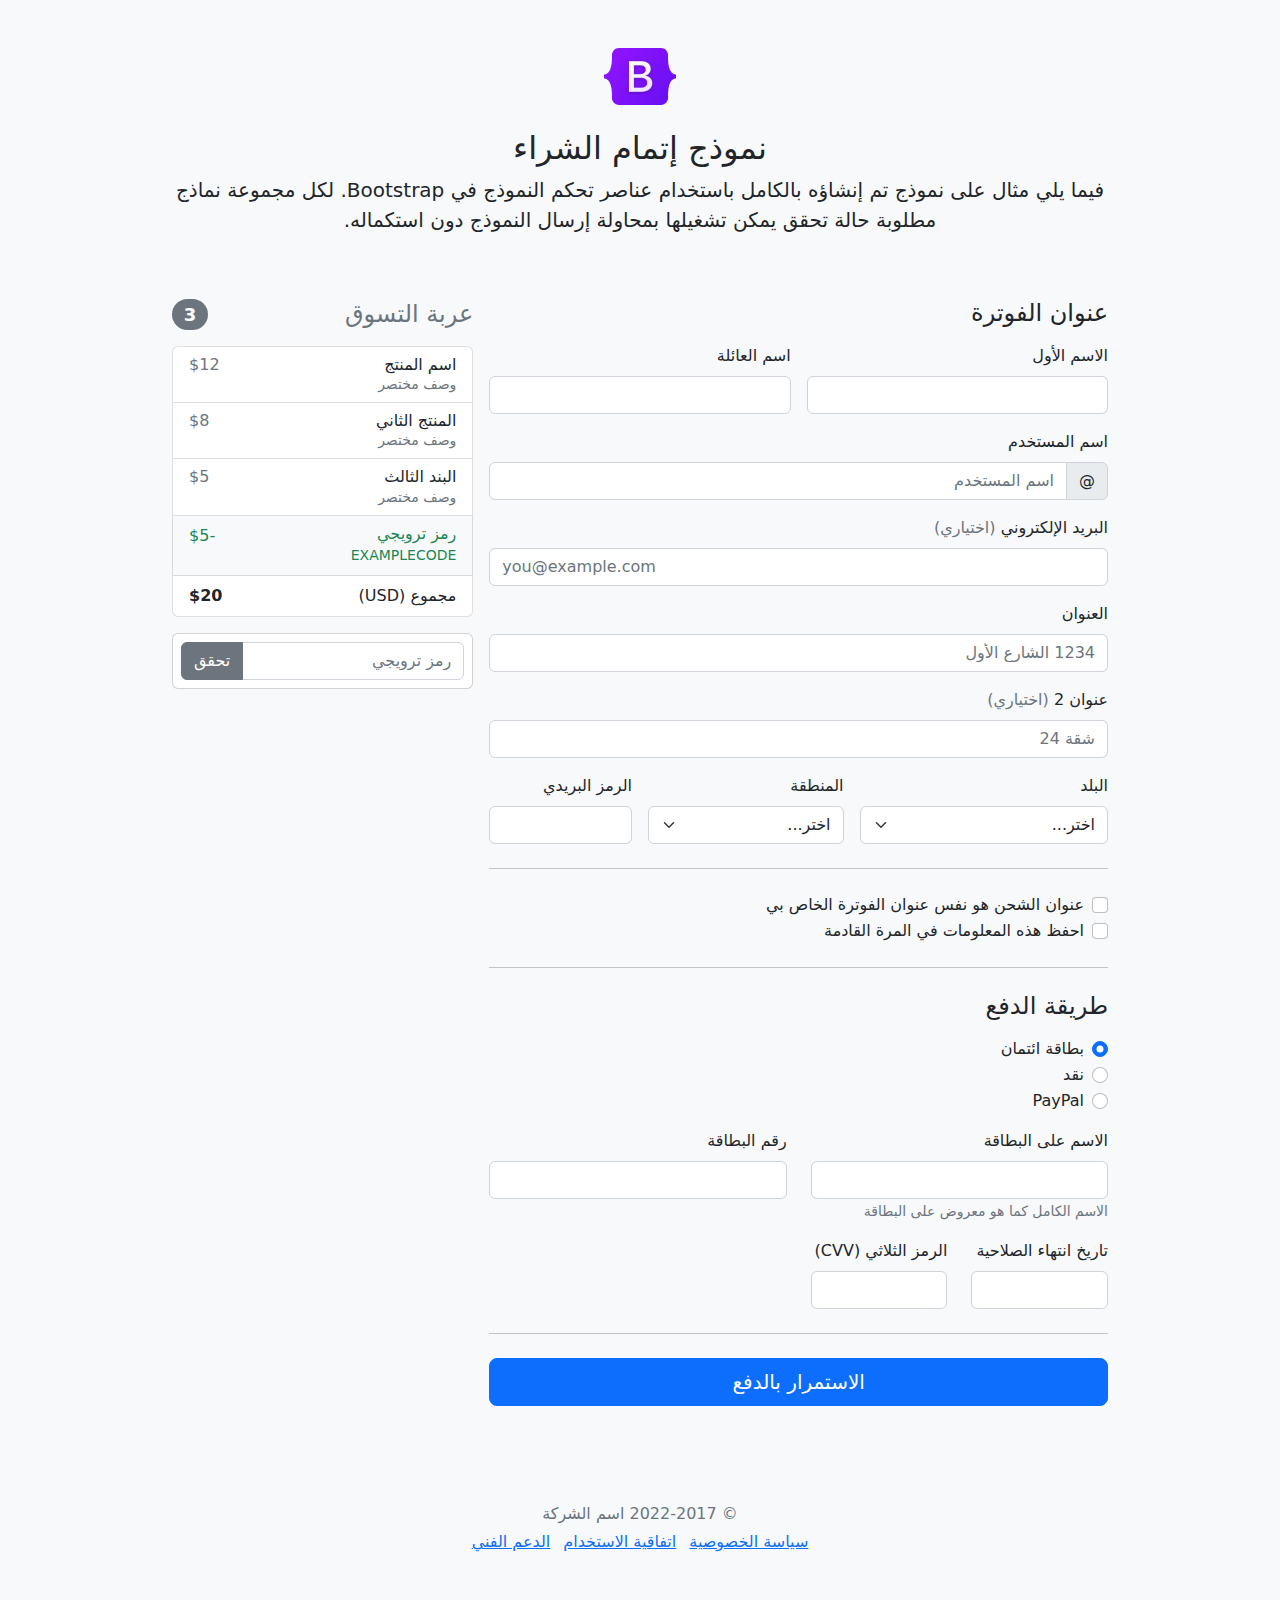
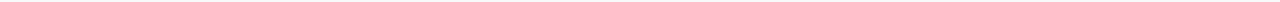
<file: bootstrap-5.2.2-examples/bootstrap-5.2.2-examples/checkout-rtl/index.html>
<!doctype html>
<html lang="ar" dir="rtl">
  <head>
    <meta charset="utf-8">
    <meta name="viewport" content="width=device-width, initial-scale=1">
    <meta name="description" content="">
    <meta name="author" content="Mark Otto, Jacob Thornton, and Bootstrap contributors">
    <meta name="generator" content="Hugo 0.104.2">
    <title>مثال إتمام الشراء · Bootstrap v5.2</title>

    <link rel="canonical" href="https://getbootstrap.com/docs/5.2/examples/checkout-rtl/">

    

    

<link href="../assets/dist/css/bootstrap.rtl.min.css" rel="stylesheet">

    <style>
      .bd-placeholder-img {
        font-size: 1.125rem;
        text-anchor: middle;
        -webkit-user-select: none;
        -moz-user-select: none;
        user-select: none;
      }

      @media (min-width: 768px) {
        .bd-placeholder-img-lg {
          font-size: 3.5rem;
        }
      }

      .b-example-divider {
        height: 3rem;
        background-color: rgba(0, 0, 0, .1);
        border: solid rgba(0, 0, 0, .15);
        border-width: 1px 0;
        box-shadow: inset 0 .5em 1.5em rgba(0, 0, 0, .1), inset 0 .125em .5em rgba(0, 0, 0, .15);
      }

      .b-example-vr {
        flex-shrink: 0;
        width: 1.5rem;
        height: 100vh;
      }

      .bi {
        vertical-align: -.125em;
        fill: currentColor;
      }

      .nav-scroller {
        position: relative;
        z-index: 2;
        height: 2.75rem;
        overflow-y: hidden;
      }

      .nav-scroller .nav {
        display: flex;
        flex-wrap: nowrap;
        padding-bottom: 1rem;
        margin-top: -1px;
        overflow-x: auto;
        text-align: center;
        white-space: nowrap;
        -webkit-overflow-scrolling: touch;
      }
    </style>

    
    <!-- Custom styles for this template -->
    <link href="../checkout/form-validation.css" rel="stylesheet">
  </head>
  <body class="bg-light">
    
<div class="container">
  <main>
    <div class="py-5 text-center">
      <img class="d-block mx-auto mb-4" src="../assets/brand/bootstrap-logo.svg" alt="" width="72" height="57">
      <h2>نموذج إتمام الشراء</h2>
      <p class="lead">فيما يلي مثال على نموذج تم إنشاؤه بالكامل باستخدام عناصر تحكم النموذج في Bootstrap. لكل مجموعة نماذج مطلوبة حالة تحقق يمكن تشغيلها بمحاولة إرسال النموذج دون استكماله.</p>
    </div>

    <div class="row g-3">
      <div class="col-md-5 col-lg-4 order-md-last">
        <h4 class="d-flex justify-content-between align-items-center mb-3">
          <span class="text-muted">عربة التسوق</span>
          <span class="badge bg-secondary rounded-pill">3</span>
        </h4>
        <ul class="list-group mb-3">
          <li class="list-group-item d-flex justify-content-between lh-sm">
            <div>
              <h6 class="my-0">اسم المنتج</h6>
              <small class="text-muted">وصف مختصر</small>
            </div>
            <span class="text-muted">$12</span>
          </li>
          <li class="list-group-item d-flex justify-content-between lh-sm">
            <div>
              <h6 class="my-0">المنتج الثاني</h6>
              <small class="text-muted">وصف مختصر</small>
            </div>
            <span class="text-muted">$8</span>
          </li>
          <li class="list-group-item d-flex justify-content-between lh-sm">
            <div>
              <h6 class="my-0">البند الثالث</h6>
              <small class="text-muted">وصف مختصر</small>
            </div>
            <span class="text-muted">$5</span>
          </li>
          <li class="list-group-item d-flex justify-content-between bg-light">
            <div class="text-success">
              <h6 class="my-0">رمز ترويجي</h6>
              <small>EXAMPLECODE</small>
            </div>
            <span class="text-success">-$5</span>
          </li>
          <li class="list-group-item d-flex justify-content-between">
            <span>مجموع (USD)</span>
            <strong>$20</strong>
          </li>
        </ul>

        <form class="card p-2">
          <div class="input-group">
            <input type="text" class="form-control" placeholder="رمز ترويجي">
            <button type="submit" class="btn btn-secondary">تحقق</button>
          </div>
        </form>
      </div>
      <div class="col-md-7 col-lg-8">
        <h4 class="mb-3">عنوان الفوترة</h4>
        <form class="needs-validation" novalidate>
          <div class="row g-3">
            <div class="col-sm-6">
              <label for="firstName" class="form-label">الاسم الأول</label>
              <input type="text" class="form-control" id="firstName" placeholder="" value="" required>
              <div class="invalid-feedback">
                يرجى إدخال اسم أول صحيح.
              </div>
            </div>

            <div class="col-sm-6">
              <label for="lastName" class="form-label">اسم العائلة</label>
              <input type="text" class="form-control" id="lastName" placeholder="" value="" required>
              <div class="invalid-feedback">
                يرجى إدخال اسم عائلة صحيح.
              </div>
            </div>

            <div class="col-12">
              <label for="username" class="form-label">اسم المستخدم</label>
              <div class="input-group has-validation">
                <span class="input-group-text">@</span>
                <input type="text" class="form-control" id="username" placeholder="اسم المستخدم" required>
              <div class="invalid-feedback">
                اسم المستخدم الخاص بك مطلوب.
                </div>
              </div>
            </div>

            <div class="col-12">
              <label for="email" class="form-label">البريد الإلكتروني <span class="text-muted">(اختياري)</span></label>
              <input type="email" class="form-control" id="email" placeholder="you@example.com">
              <div class="invalid-feedback">
                يرجى إدخال عنوان بريد إلكتروني صحيح لتصلكم تحديثات الشحن.
              </div>
            </div>

            <div class="col-12">
              <label for="address" class="form-label">العنوان</label>
              <input type="text" class="form-control" id="address" placeholder="1234 الشارع الأول" required>
              <div class="invalid-feedback">
                يرجى إدخال عنوان الشحن الخاص بك.
              </div>
            </div>

            <div class="col-12">
              <label for="address2" class="form-label">عنوان 2 <span class="text-muted">(اختياري)</span></label>
              <input type="text" class="form-control" id="address2" placeholder="شقة 24">
            </div>

            <div class="col-md-5">
              <label for="country" class="form-label">البلد</label>
              <select class="form-select" id="country" required>
                <option value="">اختر...</option>
                <option>الولايات المتحدة الأمريكية</option>
              </select>
              <div class="invalid-feedback">
                يرجى اختيار بلد صحيح.
              </div>
            </div>

            <div class="col-md-4">
              <label for="state" class="form-label">المنطقة</label>
              <select class="form-select" id="state" required>
                <option value="">اختر...</option>
                <option>كاليفورنيا</option>
              </select>
              <div class="invalid-feedback">
                يرجى اختيار اسم منطقة صحيح.
              </div>
            </div>

            <div class="col-md-3">
              <label for="zip" class="form-label">الرمز البريدي</label>
              <input type="text" class="form-control" id="zip" placeholder="" required>
              <div class="invalid-feedback">
                الرمز البريدي مطلوب.
              </div>
            </div>
          </div>

          <hr class="my-4">

          <div class="form-check">
            <input type="checkbox" class="form-check-input" id="same-address">
            <label class="form-check-label" for="same-address">عنوان الشحن هو نفس عنوان الفوترة الخاص بي</label>
          </div>

          <div class="form-check">
            <input type="checkbox" class="form-check-input" id="save-info">
            <label class="form-check-label" for="save-info">احفظ هذه المعلومات في المرة القادمة</label>
          </div>

          <hr class="my-4">

          <h4 class="mb-3">طريقة الدفع</h4>

          <div class="my-3">
            <div class="form-check">
              <input id="credit" name="paymentMethod" type="radio" class="form-check-input" checked required>
              <label class="form-check-label" for="credit">بطاقة ائتمان</label>
            </div>
            <div class="form-check">
              <input id="cash" name="paymentMethod" type="radio" class="form-check-input" required>
              <label class="form-check-label" for="cash">نقد</label>
            </div>
            <div class="form-check">
              <input id="paypal" name="paymentMethod" type="radio" class="form-check-input" required>
              <label class="form-check-label" for="paypal">PayPal</label>
            </div>
          </div>

          <div class="row gy-3">
            <div class="col-md-6">
              <label for="cc-name" class="form-label">الاسم على البطاقة</label>
              <input type="text" class="form-control" id="cc-name" placeholder="" required>
              <small class="text-muted">الاسم الكامل كما هو معروض على البطاقة</small>
              <div class="invalid-feedback">
                الاسم على البطاقة مطلوب
              </div>
            </div>

            <div class="col-md-6">
              <label for="cc-number" class="form-label">رقم البطاقة</label>
              <input type="text" class="form-control" id="cc-number" placeholder="" required>
              <div class="invalid-feedback">
                رقم بطاقة الائتمان مطلوب
              </div>
            </div>

            <div class="col-md-3">
              <label for="cc-expiration" class="form-label">تاريخ انتهاء الصلاحية</label>
              <input type="text" class="form-control" id="cc-expiration" placeholder="" required>
              <div class="invalid-feedback">
                تاريخ انتهاء الصلاحية مطلوب
              </div>
            </div>

            <div class="col-md-3">
              <label for="cc-cvv" class="form-label">الرمز الثلاثي (CVV)</label>
              <input type="text" class="form-control" id="cc-cvv" placeholder="" required>
              <div class="invalid-feedback">
                رمز الحماية مطلوب
              </div>
            </div>
          </div>

          <hr class="my-4">

          <button class="w-100 btn btn-primary btn-lg" type="submit">الاستمرار بالدفع</button>
        </form>
      </div>
    </div>
  </main>
  <footer class="my-5 pt-5 text-muted text-center text-small">
    <p class="mb-1">&copy; 2022-2017 اسم الشركة</p>
    <ul class="list-inline">
      <li class="list-inline-item"><a href="#">سياسة الخصوصية</a></li>
      <li class="list-inline-item"><a href="#">اتفاقية الاستخدام</a></li>
      <li class="list-inline-item"><a href="#">الدعم الفني</a></li>
    </ul>
  </footer>
</div>


    <script src="../assets/dist/js/bootstrap.bundle.min.js"></script>

      <script src="../checkout/form-validation.js"></script>
  </body>
</html>
</file>
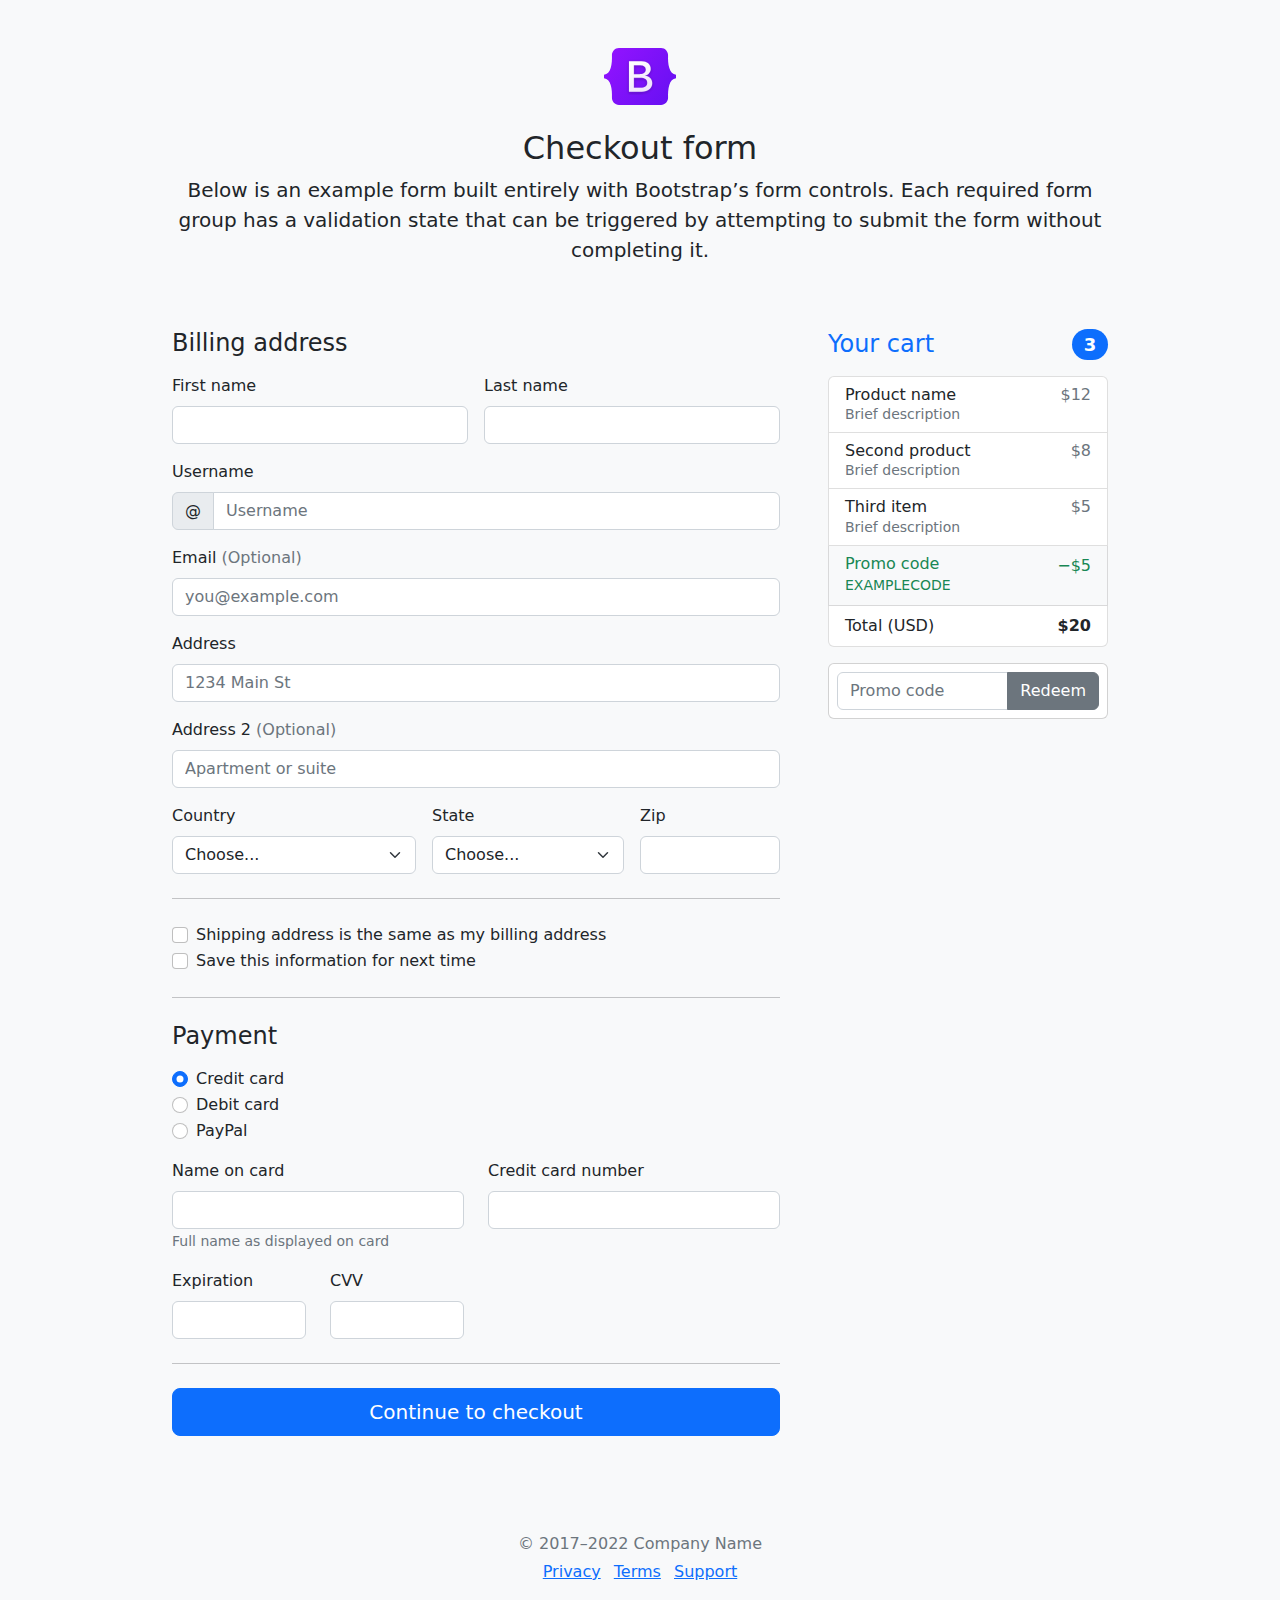
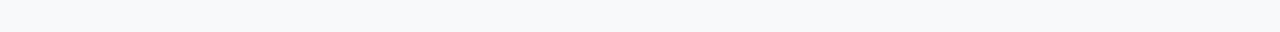
<file: bootstrap-5.2.2-examples/bootstrap-5.2.2-examples/checkout/index.html>
<!doctype html>
<html lang="en">
  <head>
    <meta charset="utf-8">
    <meta name="viewport" content="width=device-width, initial-scale=1">
    <meta name="description" content="">
    <meta name="author" content="Mark Otto, Jacob Thornton, and Bootstrap contributors">
    <meta name="generator" content="Hugo 0.104.2">
    <title>Checkout example · Bootstrap v5.2</title>

    <link rel="canonical" href="https://getbootstrap.com/docs/5.2/examples/checkout/">

    

    

<link href="../assets/dist/css/bootstrap.min.css" rel="stylesheet">

    <style>
      .bd-placeholder-img {
        font-size: 1.125rem;
        text-anchor: middle;
        -webkit-user-select: none;
        -moz-user-select: none;
        user-select: none;
      }

      @media (min-width: 768px) {
        .bd-placeholder-img-lg {
          font-size: 3.5rem;
        }
      }

      .b-example-divider {
        height: 3rem;
        background-color: rgba(0, 0, 0, .1);
        border: solid rgba(0, 0, 0, .15);
        border-width: 1px 0;
        box-shadow: inset 0 .5em 1.5em rgba(0, 0, 0, .1), inset 0 .125em .5em rgba(0, 0, 0, .15);
      }

      .b-example-vr {
        flex-shrink: 0;
        width: 1.5rem;
        height: 100vh;
      }

      .bi {
        vertical-align: -.125em;
        fill: currentColor;
      }

      .nav-scroller {
        position: relative;
        z-index: 2;
        height: 2.75rem;
        overflow-y: hidden;
      }

      .nav-scroller .nav {
        display: flex;
        flex-wrap: nowrap;
        padding-bottom: 1rem;
        margin-top: -1px;
        overflow-x: auto;
        text-align: center;
        white-space: nowrap;
        -webkit-overflow-scrolling: touch;
      }
    </style>

    
    <!-- Custom styles for this template -->
    <link href="form-validation.css" rel="stylesheet">
  </head>
  <body class="bg-light">
    
<div class="container">
  <main>
    <div class="py-5 text-center">
      <img class="d-block mx-auto mb-4" src="../assets/brand/bootstrap-logo.svg" alt="" width="72" height="57">
      <h2>Checkout form</h2>
      <p class="lead">Below is an example form built entirely with Bootstrap’s form controls. Each required form group has a validation state that can be triggered by attempting to submit the form without completing it.</p>
    </div>

    <div class="row g-5">
      <div class="col-md-5 col-lg-4 order-md-last">
        <h4 class="d-flex justify-content-between align-items-center mb-3">
          <span class="text-primary">Your cart</span>
          <span class="badge bg-primary rounded-pill">3</span>
        </h4>
        <ul class="list-group mb-3">
          <li class="list-group-item d-flex justify-content-between lh-sm">
            <div>
              <h6 class="my-0">Product name</h6>
              <small class="text-muted">Brief description</small>
            </div>
            <span class="text-muted">$12</span>
          </li>
          <li class="list-group-item d-flex justify-content-between lh-sm">
            <div>
              <h6 class="my-0">Second product</h6>
              <small class="text-muted">Brief description</small>
            </div>
            <span class="text-muted">$8</span>
          </li>
          <li class="list-group-item d-flex justify-content-between lh-sm">
            <div>
              <h6 class="my-0">Third item</h6>
              <small class="text-muted">Brief description</small>
            </div>
            <span class="text-muted">$5</span>
          </li>
          <li class="list-group-item d-flex justify-content-between bg-light">
            <div class="text-success">
              <h6 class="my-0">Promo code</h6>
              <small>EXAMPLECODE</small>
            </div>
            <span class="text-success">−$5</span>
          </li>
          <li class="list-group-item d-flex justify-content-between">
            <span>Total (USD)</span>
            <strong>$20</strong>
          </li>
        </ul>

        <form class="card p-2">
          <div class="input-group">
            <input type="text" class="form-control" placeholder="Promo code">
            <button type="submit" class="btn btn-secondary">Redeem</button>
          </div>
        </form>
      </div>
      <div class="col-md-7 col-lg-8">
        <h4 class="mb-3">Billing address</h4>
        <form class="needs-validation" novalidate>
          <div class="row g-3">
            <div class="col-sm-6">
              <label for="firstName" class="form-label">First name</label>
              <input type="text" class="form-control" id="firstName" placeholder="" value="" required>
              <div class="invalid-feedback">
                Valid first name is required.
              </div>
            </div>

            <div class="col-sm-6">
              <label for="lastName" class="form-label">Last name</label>
              <input type="text" class="form-control" id="lastName" placeholder="" value="" required>
              <div class="invalid-feedback">
                Valid last name is required.
              </div>
            </div>

            <div class="col-12">
              <label for="username" class="form-label">Username</label>
              <div class="input-group has-validation">
                <span class="input-group-text">@</span>
                <input type="text" class="form-control" id="username" placeholder="Username" required>
              <div class="invalid-feedback">
                  Your username is required.
                </div>
              </div>
            </div>

            <div class="col-12">
              <label for="email" class="form-label">Email <span class="text-muted">(Optional)</span></label>
              <input type="email" class="form-control" id="email" placeholder="you@example.com">
              <div class="invalid-feedback">
                Please enter a valid email address for shipping updates.
              </div>
            </div>

            <div class="col-12">
              <label for="address" class="form-label">Address</label>
              <input type="text" class="form-control" id="address" placeholder="1234 Main St" required>
              <div class="invalid-feedback">
                Please enter your shipping address.
              </div>
            </div>

            <div class="col-12">
              <label for="address2" class="form-label">Address 2 <span class="text-muted">(Optional)</span></label>
              <input type="text" class="form-control" id="address2" placeholder="Apartment or suite">
            </div>

            <div class="col-md-5">
              <label for="country" class="form-label">Country</label>
              <select class="form-select" id="country" required>
                <option value="">Choose...</option>
                <option>United States</option>
              </select>
              <div class="invalid-feedback">
                Please select a valid country.
              </div>
            </div>

            <div class="col-md-4">
              <label for="state" class="form-label">State</label>
              <select class="form-select" id="state" required>
                <option value="">Choose...</option>
                <option>California</option>
              </select>
              <div class="invalid-feedback">
                Please provide a valid state.
              </div>
            </div>

            <div class="col-md-3">
              <label for="zip" class="form-label">Zip</label>
              <input type="text" class="form-control" id="zip" placeholder="" required>
              <div class="invalid-feedback">
                Zip code required.
              </div>
            </div>
          </div>

          <hr class="my-4">

          <div class="form-check">
            <input type="checkbox" class="form-check-input" id="same-address">
            <label class="form-check-label" for="same-address">Shipping address is the same as my billing address</label>
          </div>

          <div class="form-check">
            <input type="checkbox" class="form-check-input" id="save-info">
            <label class="form-check-label" for="save-info">Save this information for next time</label>
          </div>

          <hr class="my-4">

          <h4 class="mb-3">Payment</h4>

          <div class="my-3">
            <div class="form-check">
              <input id="credit" name="paymentMethod" type="radio" class="form-check-input" checked required>
              <label class="form-check-label" for="credit">Credit card</label>
            </div>
            <div class="form-check">
              <input id="debit" name="paymentMethod" type="radio" class="form-check-input" required>
              <label class="form-check-label" for="debit">Debit card</label>
            </div>
            <div class="form-check">
              <input id="paypal" name="paymentMethod" type="radio" class="form-check-input" required>
              <label class="form-check-label" for="paypal">PayPal</label>
            </div>
          </div>

          <div class="row gy-3">
            <div class="col-md-6">
              <label for="cc-name" class="form-label">Name on card</label>
              <input type="text" class="form-control" id="cc-name" placeholder="" required>
              <small class="text-muted">Full name as displayed on card</small>
              <div class="invalid-feedback">
                Name on card is required
              </div>
            </div>

            <div class="col-md-6">
              <label for="cc-number" class="form-label">Credit card number</label>
              <input type="text" class="form-control" id="cc-number" placeholder="" required>
              <div class="invalid-feedback">
                Credit card number is required
              </div>
            </div>

            <div class="col-md-3">
              <label for="cc-expiration" class="form-label">Expiration</label>
              <input type="text" class="form-control" id="cc-expiration" placeholder="" required>
              <div class="invalid-feedback">
                Expiration date required
              </div>
            </div>

            <div class="col-md-3">
              <label for="cc-cvv" class="form-label">CVV</label>
              <input type="text" class="form-control" id="cc-cvv" placeholder="" required>
              <div class="invalid-feedback">
                Security code required
              </div>
            </div>
          </div>

          <hr class="my-4">

          <button class="w-100 btn btn-primary btn-lg" type="submit">Continue to checkout</button>
        </form>
      </div>
    </div>
  </main>

  <footer class="my-5 pt-5 text-muted text-center text-small">
    <p class="mb-1">&copy; 2017–2022 Company Name</p>
    <ul class="list-inline">
      <li class="list-inline-item"><a href="#">Privacy</a></li>
      <li class="list-inline-item"><a href="#">Terms</a></li>
      <li class="list-inline-item"><a href="#">Support</a></li>
    </ul>
  </footer>
</div>


    <script src="../assets/dist/js/bootstrap.bundle.min.js"></script>

      <script src="form-validation.js"></script>
  </body>
</html>
</file>
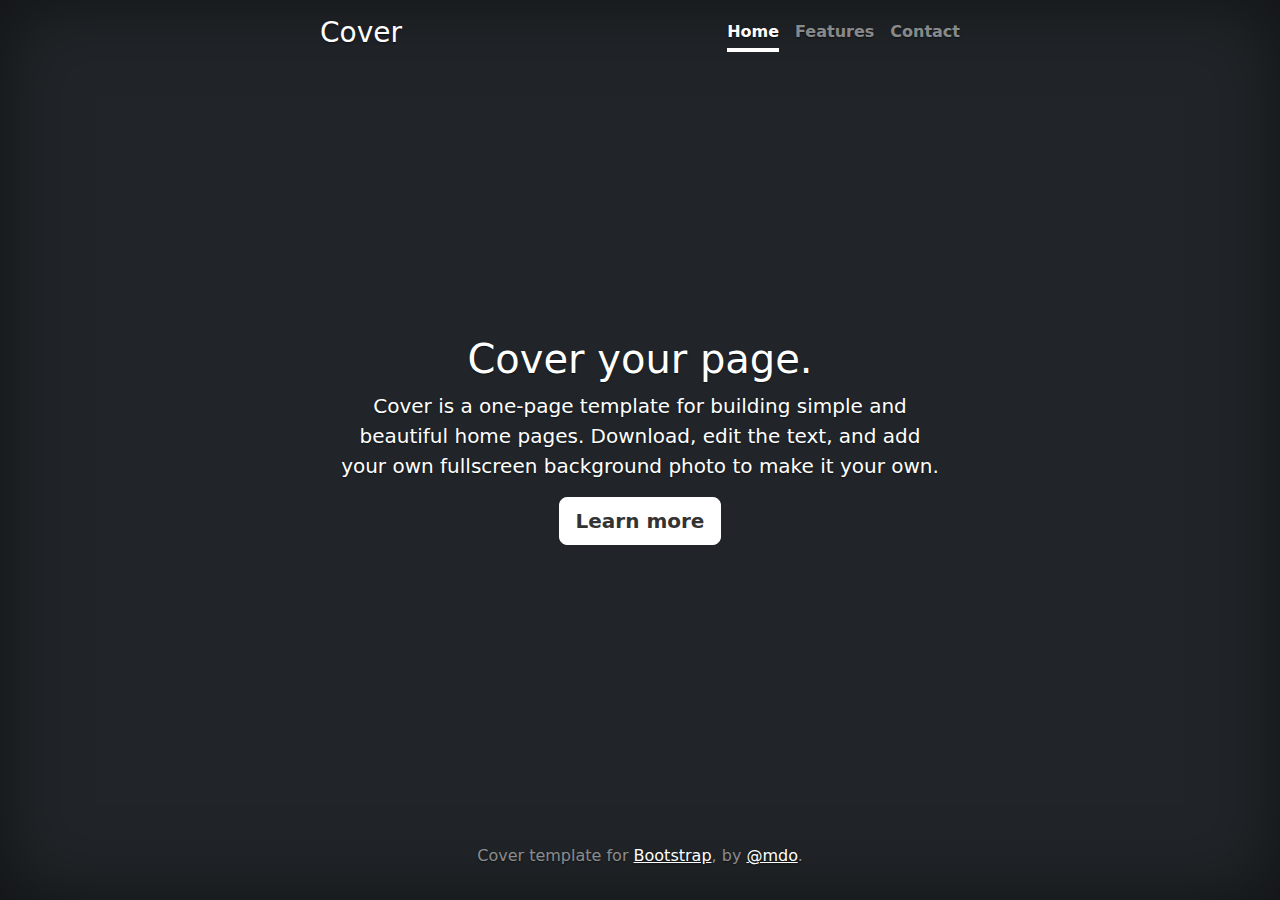
<file: bootstrap-5.2.2-examples/bootstrap-5.2.2-examples/cover/index.html>
<!doctype html>
<html lang="en" class="h-100">
  <head>
    <meta charset="utf-8">
    <meta name="viewport" content="width=device-width, initial-scale=1">
    <meta name="description" content="">
    <meta name="author" content="Mark Otto, Jacob Thornton, and Bootstrap contributors">
    <meta name="generator" content="Hugo 0.104.2">
    <title>Cover Template · Bootstrap v5.2</title>

    <link rel="canonical" href="https://getbootstrap.com/docs/5.2/examples/cover/">

    

    

<link href="../assets/dist/css/bootstrap.min.css" rel="stylesheet">

    <style>
      .bd-placeholder-img {
        font-size: 1.125rem;
        text-anchor: middle;
        -webkit-user-select: none;
        -moz-user-select: none;
        user-select: none;
      }

      @media (min-width: 768px) {
        .bd-placeholder-img-lg {
          font-size: 3.5rem;
        }
      }

      .b-example-divider {
        height: 3rem;
        background-color: rgba(0, 0, 0, .1);
        border: solid rgba(0, 0, 0, .15);
        border-width: 1px 0;
        box-shadow: inset 0 .5em 1.5em rgba(0, 0, 0, .1), inset 0 .125em .5em rgba(0, 0, 0, .15);
      }

      .b-example-vr {
        flex-shrink: 0;
        width: 1.5rem;
        height: 100vh;
      }

      .bi {
        vertical-align: -.125em;
        fill: currentColor;
      }

      .nav-scroller {
        position: relative;
        z-index: 2;
        height: 2.75rem;
        overflow-y: hidden;
      }

      .nav-scroller .nav {
        display: flex;
        flex-wrap: nowrap;
        padding-bottom: 1rem;
        margin-top: -1px;
        overflow-x: auto;
        text-align: center;
        white-space: nowrap;
        -webkit-overflow-scrolling: touch;
      }
    </style>

    
    <!-- Custom styles for this template -->
    <link href="cover.css" rel="stylesheet">
  </head>
  <body class="d-flex h-100 text-center text-bg-dark">
    
<div class="cover-container d-flex w-100 h-100 p-3 mx-auto flex-column">
  <header class="mb-auto">
    <div>
      <h3 class="float-md-start mb-0">Cover</h3>
      <nav class="nav nav-masthead justify-content-center float-md-end">
        <a class="nav-link fw-bold py-1 px-0 active" aria-current="page" href="#">Home</a>
        <a class="nav-link fw-bold py-1 px-0" href="#">Features</a>
        <a class="nav-link fw-bold py-1 px-0" href="#">Contact</a>
      </nav>
    </div>
  </header>

  <main class="px-3">
    <h1>Cover your page.</h1>
    <p class="lead">Cover is a one-page template for building simple and beautiful home pages. Download, edit the text, and add your own fullscreen background photo to make it your own.</p>
    <p class="lead">
      <a href="#" class="btn btn-lg btn-secondary fw-bold border-white bg-white">Learn more</a>
    </p>
  </main>

  <footer class="mt-auto text-white-50">
    <p>Cover template for <a href="https://getbootstrap.com/" class="text-white">Bootstrap</a>, by <a href="https://twitter.com/mdo" class="text-white">@mdo</a>.</p>
  </footer>
</div>


    
  </body>
</html>
</file>
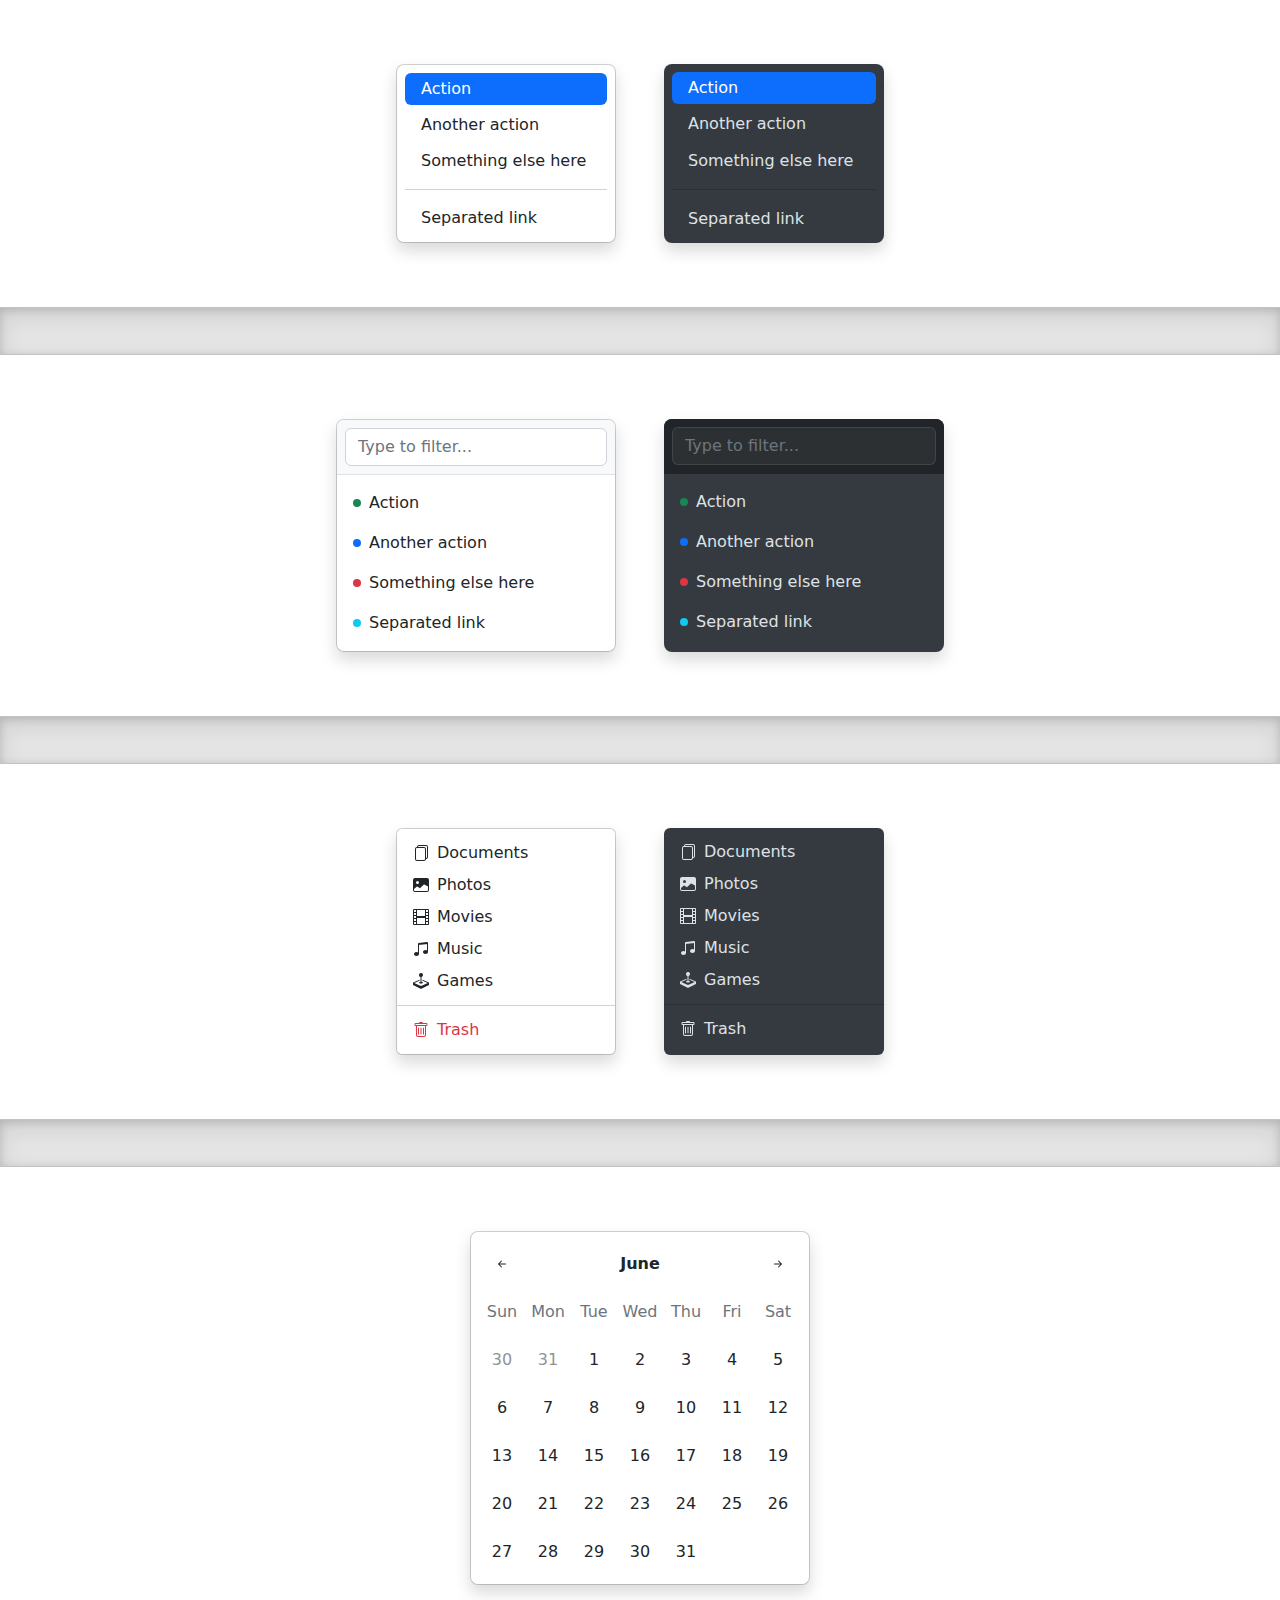
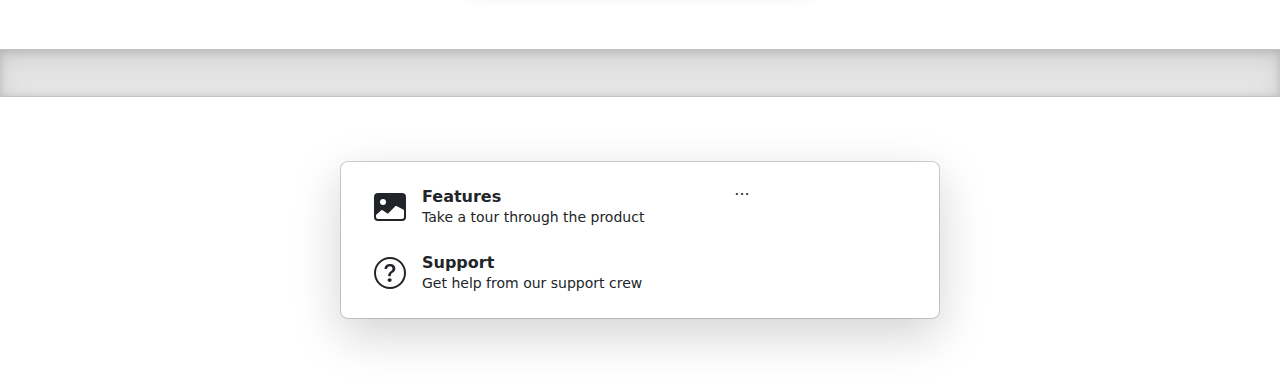
<file: bootstrap-5.2.2-examples/bootstrap-5.2.2-examples/dropdowns/index.html>
<!doctype html>
<html lang="en">
  <head>
    <meta charset="utf-8">
    <meta name="viewport" content="width=device-width, initial-scale=1">
    <meta name="description" content="">
    <meta name="author" content="Mark Otto, Jacob Thornton, and Bootstrap contributors">
    <meta name="generator" content="Hugo 0.104.2">
    <title>Dropdowns · Bootstrap v5.2</title>

    <link rel="canonical" href="https://getbootstrap.com/docs/5.2/examples/dropdowns/">

    

    

<link href="../assets/dist/css/bootstrap.min.css" rel="stylesheet">

    <style>
      .bd-placeholder-img {
        font-size: 1.125rem;
        text-anchor: middle;
        -webkit-user-select: none;
        -moz-user-select: none;
        user-select: none;
      }

      @media (min-width: 768px) {
        .bd-placeholder-img-lg {
          font-size: 3.5rem;
        }
      }

      .b-example-divider {
        height: 3rem;
        background-color: rgba(0, 0, 0, .1);
        border: solid rgba(0, 0, 0, .15);
        border-width: 1px 0;
        box-shadow: inset 0 .5em 1.5em rgba(0, 0, 0, .1), inset 0 .125em .5em rgba(0, 0, 0, .15);
      }

      .b-example-vr {
        flex-shrink: 0;
        width: 1.5rem;
        height: 100vh;
      }

      .bi {
        vertical-align: -.125em;
        fill: currentColor;
      }

      .nav-scroller {
        position: relative;
        z-index: 2;
        height: 2.75rem;
        overflow-y: hidden;
      }

      .nav-scroller .nav {
        display: flex;
        flex-wrap: nowrap;
        padding-bottom: 1rem;
        margin-top: -1px;
        overflow-x: auto;
        text-align: center;
        white-space: nowrap;
        -webkit-overflow-scrolling: touch;
      }
    </style>

    
    <!-- Custom styles for this template -->
    <link href="dropdowns.css" rel="stylesheet">
  </head>
  <body>
    
<svg xmlns="http://www.w3.org/2000/svg" style="display: none;">
  <symbol id="bootstrap" viewBox="0 0 118 94">
    <title>Bootstrap</title>
    <path fill-rule="evenodd" clip-rule="evenodd" d="M24.509 0c-6.733 0-11.715 5.893-11.492 12.284.214 6.14-.064 14.092-2.066 20.577C8.943 39.365 5.547 43.485 0 44.014v5.972c5.547.529 8.943 4.649 10.951 11.153 2.002 6.485 2.28 14.437 2.066 20.577C12.794 88.106 17.776 94 24.51 94H93.5c6.733 0 11.714-5.893 11.491-12.284-.214-6.14.064-14.092 2.066-20.577 2.009-6.504 5.396-10.624 10.943-11.153v-5.972c-5.547-.529-8.934-4.649-10.943-11.153-2.002-6.484-2.28-14.437-2.066-20.577C105.214 5.894 100.233 0 93.5 0H24.508zM80 57.863C80 66.663 73.436 72 62.543 72H44a2 2 0 01-2-2V24a2 2 0 012-2h18.437c9.083 0 15.044 4.92 15.044 12.474 0 5.302-4.01 10.049-9.119 10.88v.277C75.317 46.394 80 51.21 80 57.863zM60.521 28.34H49.948v14.934h8.905c6.884 0 10.68-2.772 10.68-7.727 0-4.643-3.264-7.207-9.012-7.207zM49.948 49.2v16.458H60.91c7.167 0 10.964-2.876 10.964-8.281 0-5.406-3.903-8.178-11.425-8.178H49.948z"></path>
  </symbol>

  <symbol id="exclamation-triangle-fill" viewBox="0 0 16 16">
    <path d="M8.982 1.566a1.13 1.13 0 0 0-1.96 0L.165 13.233c-.457.778.091 1.767.98 1.767h13.713c.889 0 1.438-.99.98-1.767L8.982 1.566zM8 5c.535 0 .954.462.9.995l-.35 3.507a.552.552 0 0 1-1.1 0L7.1 5.995A.905.905 0 0 1 8 5zm.002 6a1 1 0 1 1 0 2 1 1 0 0 1 0-2z"/>
  </symbol>

  <symbol id="check2" viewBox="0 0 16 16">
    <path d="M13.854 3.646a.5.5 0 0 1 0 .708l-7 7a.5.5 0 0 1-.708 0l-3.5-3.5a.5.5 0 1 1 .708-.708L6.5 10.293l6.646-6.647a.5.5 0 0 1 .708 0z"/>
  </symbol>

  <symbol id="check2-circle" viewBox="0 0 16 16">
    <path d="M2.5 8a5.5 5.5 0 0 1 8.25-4.764.5.5 0 0 0 .5-.866A6.5 6.5 0 1 0 14.5 8a.5.5 0 0 0-1 0 5.5 5.5 0 1 1-11 0z"/>
    <path d="M15.354 3.354a.5.5 0 0 0-.708-.708L8 9.293 5.354 6.646a.5.5 0 1 0-.708.708l3 3a.5.5 0 0 0 .708 0l7-7z"/>
  </symbol>

  <symbol id="bookmark-star" viewBox="0 0 16 16">
    <path d="M7.84 4.1a.178.178 0 0 1 .32 0l.634 1.285a.178.178 0 0 0 .134.098l1.42.206c.145.021.204.2.098.303L9.42 6.993a.178.178 0 0 0-.051.158l.242 1.414a.178.178 0 0 1-.258.187l-1.27-.668a.178.178 0 0 0-.165 0l-1.27.668a.178.178 0 0 1-.257-.187l.242-1.414a.178.178 0 0 0-.05-.158l-1.03-1.001a.178.178 0 0 1 .098-.303l1.42-.206a.178.178 0 0 0 .134-.098L7.84 4.1z"/>
    <path d="M2 2a2 2 0 0 1 2-2h8a2 2 0 0 1 2 2v13.5a.5.5 0 0 1-.777.416L8 13.101l-5.223 2.815A.5.5 0 0 1 2 15.5V2zm2-1a1 1 0 0 0-1 1v12.566l4.723-2.482a.5.5 0 0 1 .554 0L13 14.566V2a1 1 0 0 0-1-1H4z"/>
  </symbol>

  <symbol id="grid-fill" viewBox="0 0 16 16">
    <path d="M1 2.5A1.5 1.5 0 0 1 2.5 1h3A1.5 1.5 0 0 1 7 2.5v3A1.5 1.5 0 0 1 5.5 7h-3A1.5 1.5 0 0 1 1 5.5v-3zm8 0A1.5 1.5 0 0 1 10.5 1h3A1.5 1.5 0 0 1 15 2.5v3A1.5 1.5 0 0 1 13.5 7h-3A1.5 1.5 0 0 1 9 5.5v-3zm-8 8A1.5 1.5 0 0 1 2.5 9h3A1.5 1.5 0 0 1 7 10.5v3A1.5 1.5 0 0 1 5.5 15h-3A1.5 1.5 0 0 1 1 13.5v-3zm8 0A1.5 1.5 0 0 1 10.5 9h3a1.5 1.5 0 0 1 1.5 1.5v3a1.5 1.5 0 0 1-1.5 1.5h-3A1.5 1.5 0 0 1 9 13.5v-3z"/>
  </symbol>

  <symbol id="stars" viewBox="0 0 16 16">
    <path d="M7.657 6.247c.11-.33.576-.33.686 0l.645 1.937a2.89 2.89 0 0 0 1.829 1.828l1.936.645c.33.11.33.576 0 .686l-1.937.645a2.89 2.89 0 0 0-1.828 1.829l-.645 1.936a.361.361 0 0 1-.686 0l-.645-1.937a2.89 2.89 0 0 0-1.828-1.828l-1.937-.645a.361.361 0 0 1 0-.686l1.937-.645a2.89 2.89 0 0 0 1.828-1.828l.645-1.937zM3.794 1.148a.217.217 0 0 1 .412 0l.387 1.162c.173.518.579.924 1.097 1.097l1.162.387a.217.217 0 0 1 0 .412l-1.162.387A1.734 1.734 0 0 0 4.593 5.69l-.387 1.162a.217.217 0 0 1-.412 0L3.407 5.69A1.734 1.734 0 0 0 2.31 4.593l-1.162-.387a.217.217 0 0 1 0-.412l1.162-.387A1.734 1.734 0 0 0 3.407 2.31l.387-1.162zM10.863.099a.145.145 0 0 1 .274 0l.258.774c.115.346.386.617.732.732l.774.258a.145.145 0 0 1 0 .274l-.774.258a1.156 1.156 0 0 0-.732.732l-.258.774a.145.145 0 0 1-.274 0l-.258-.774a1.156 1.156 0 0 0-.732-.732L9.1 2.137a.145.145 0 0 1 0-.274l.774-.258c.346-.115.617-.386.732-.732L10.863.1z"/>
  </symbol>

  <symbol id="film" viewBox="0 0 16 16">
    <path d="M0 1a1 1 0 0 1 1-1h14a1 1 0 0 1 1 1v14a1 1 0 0 1-1 1H1a1 1 0 0 1-1-1V1zm4 0v6h8V1H4zm8 8H4v6h8V9zM1 1v2h2V1H1zm2 3H1v2h2V4zM1 7v2h2V7H1zm2 3H1v2h2v-2zm-2 3v2h2v-2H1zM15 1h-2v2h2V1zm-2 3v2h2V4h-2zm2 3h-2v2h2V7zm-2 3v2h2v-2h-2zm2 3h-2v2h2v-2z"/>
  </symbol>

  <symbol id="joystick" viewBox="0 0 16 16">
    <path d="M10 2a2 2 0 0 1-1.5 1.937v5.087c.863.083 1.5.377 1.5.726 0 .414-.895.75-2 .75s-2-.336-2-.75c0-.35.637-.643 1.5-.726V3.937A2 2 0 1 1 10 2z"/>
    <path d="M0 9.665v1.717a1 1 0 0 0 .553.894l6.553 3.277a2 2 0 0 0 1.788 0l6.553-3.277a1 1 0 0 0 .553-.894V9.665c0-.1-.06-.19-.152-.23L9.5 6.715v.993l5.227 2.178a.125.125 0 0 1 .001.23l-5.94 2.546a2 2 0 0 1-1.576 0l-5.94-2.546a.125.125 0 0 1 .001-.23L6.5 7.708l-.013-.988L.152 9.435a.25.25 0 0 0-.152.23z"/>
  </symbol>

  <symbol id="music-note-beamed" viewBox="0 0 16 16">
    <path d="M6 13c0 1.105-1.12 2-2.5 2S1 14.105 1 13c0-1.104 1.12-2 2.5-2s2.5.896 2.5 2zm9-2c0 1.105-1.12 2-2.5 2s-2.5-.895-2.5-2 1.12-2 2.5-2 2.5.895 2.5 2z"/>
    <path fill-rule="evenodd" d="M14 11V2h1v9h-1zM6 3v10H5V3h1z"/>
    <path d="M5 2.905a1 1 0 0 1 .9-.995l8-.8a1 1 0 0 1 1.1.995V3L5 4V2.905z"/>
  </symbol>

  <symbol id="files" viewBox="0 0 16 16">
    <path d="M13 0H6a2 2 0 0 0-2 2 2 2 0 0 0-2 2v10a2 2 0 0 0 2 2h7a2 2 0 0 0 2-2 2 2 0 0 0 2-2V2a2 2 0 0 0-2-2zm0 13V4a2 2 0 0 0-2-2H5a1 1 0 0 1 1-1h7a1 1 0 0 1 1 1v10a1 1 0 0 1-1 1zM3 4a1 1 0 0 1 1-1h7a1 1 0 0 1 1 1v10a1 1 0 0 1-1 1H4a1 1 0 0 1-1-1V4z"/>
  </symbol>

  <symbol id="image-fill" viewBox="0 0 16 16">
    <path d="M.002 3a2 2 0 0 1 2-2h12a2 2 0 0 1 2 2v10a2 2 0 0 1-2 2h-12a2 2 0 0 1-2-2V3zm1 9v1a1 1 0 0 0 1 1h12a1 1 0 0 0 1-1V9.5l-3.777-1.947a.5.5 0 0 0-.577.093l-3.71 3.71-2.66-1.772a.5.5 0 0 0-.63.062L1.002 12zm5-6.5a1.5 1.5 0 1 0-3 0 1.5 1.5 0 0 0 3 0z"/>
  </symbol>

  <symbol id="trash" viewBox="0 0 16 16">
    <path d="M5.5 5.5A.5.5 0 0 1 6 6v6a.5.5 0 0 1-1 0V6a.5.5 0 0 1 .5-.5zm2.5 0a.5.5 0 0 1 .5.5v6a.5.5 0 0 1-1 0V6a.5.5 0 0 1 .5-.5zm3 .5a.5.5 0 0 0-1 0v6a.5.5 0 0 0 1 0V6z"/>
    <path fill-rule="evenodd" d="M14.5 3a1 1 0 0 1-1 1H13v9a2 2 0 0 1-2 2H5a2 2 0 0 1-2-2V4h-.5a1 1 0 0 1-1-1V2a1 1 0 0 1 1-1H6a1 1 0 0 1 1-1h2a1 1 0 0 1 1 1h3.5a1 1 0 0 1 1 1v1zM4.118 4 4 4.059V13a1 1 0 0 0 1 1h6a1 1 0 0 0 1-1V4.059L11.882 4H4.118zM2.5 3V2h11v1h-11z"/>
  </symbol>

  <symbol id="question-circle" viewBox="0 0 16 16">
    <path d="M8 15A7 7 0 1 1 8 1a7 7 0 0 1 0 14zm0 1A8 8 0 1 0 8 0a8 8 0 0 0 0 16z"/>
    <path d="M5.255 5.786a.237.237 0 0 0 .241.247h.825c.138 0 .248-.113.266-.25.09-.656.54-1.134 1.342-1.134.686 0 1.314.343 1.314 1.168 0 .635-.374.927-.965 1.371-.673.489-1.206 1.06-1.168 1.987l.003.217a.25.25 0 0 0 .25.246h.811a.25.25 0 0 0 .25-.25v-.105c0-.718.273-.927 1.01-1.486.609-.463 1.244-.977 1.244-2.056 0-1.511-1.276-2.241-2.673-2.241-1.267 0-2.655.59-2.75 2.286zm1.557 5.763c0 .533.425.927 1.01.927.609 0 1.028-.394 1.028-.927 0-.552-.42-.94-1.029-.94-.584 0-1.009.388-1.009.94z"/>
  </symbol>

  <symbol id="arrow-left-short" viewBox="0 0 16 16">
    <path fill-rule="evenodd" d="M12 8a.5.5 0 0 1-.5.5H5.707l2.147 2.146a.5.5 0 0 1-.708.708l-3-3a.5.5 0 0 1 0-.708l3-3a.5.5 0 1 1 .708.708L5.707 7.5H11.5a.5.5 0 0 1 .5.5z"/>
  </symbol>

  <symbol id="arrow-right-short" viewBox="0 0 16 16">
    <path fill-rule="evenodd" d="M4 8a.5.5 0 0 1 .5-.5h5.793L8.146 5.354a.5.5 0 1 1 .708-.708l3 3a.5.5 0 0 1 0 .708l-3 3a.5.5 0 0 1-.708-.708L10.293 8.5H4.5A.5.5 0 0 1 4 8z"/>
  </symbol>
</svg>

<div class="d-flex gap-5 justify-content-center">
  <ul class="dropdown-menu position-static d-grid gap-1 p-2 rounded-3 mx-0 shadow w-220px">
    <li><a class="dropdown-item rounded-2 active" href="#">Action</a></li>
    <li><a class="dropdown-item rounded-2" href="#">Another action</a></li>
    <li><a class="dropdown-item rounded-2" href="#">Something else here</a></li>
    <li><hr class="dropdown-divider"></li>
    <li><a class="dropdown-item rounded-2" href="#">Separated link</a></li>
  </ul>
  <ul class="dropdown-menu dropdown-menu-dark position-static d-grid gap-1 p-2 rounded-3 mx-0 border-0 shadow w-220px">
    <li><a class="dropdown-item rounded-2 active" href="#">Action</a></li>
    <li><a class="dropdown-item rounded-2" href="#">Another action</a></li>
    <li><a class="dropdown-item rounded-2" href="#">Something else here</a></li>
    <li><hr class="dropdown-divider"></li>
    <li><a class="dropdown-item rounded-2" href="#">Separated link</a></li>
  </ul>
</div>

<div class="b-example-divider"></div>

<div class="d-flex gap-5 justify-content-center">
  <div class="dropdown-menu d-block position-static pt-0 mx-0 rounded-3 shadow overflow-hidden w-280px">
    <form class="p-2 mb-2 bg-light border-bottom">
      <input type="search" class="form-control" autocomplete="false" placeholder="Type to filter...">
    </form>
    <ul class="list-unstyled mb-0">
      <li><a class="dropdown-item d-flex align-items-center gap-2 py-2" href="#">
        <span class="d-inline-block bg-success rounded-circle p-1"></span>
        Action
      </a></li>
      <li><a class="dropdown-item d-flex align-items-center gap-2 py-2" href="#">
        <span class="d-inline-block bg-primary rounded-circle p-1"></span>
        Another action
      </a></li>
      <li><a class="dropdown-item d-flex align-items-center gap-2 py-2" href="#">
        <span class="d-inline-block bg-danger rounded-circle p-1"></span>
        Something else here
      </a></li>
      <li><a class="dropdown-item d-flex align-items-center gap-2 py-2" href="#">
        <span class="d-inline-block bg-info rounded-circle p-1"></span>
        Separated link
      </a></li>
    </ul>
  </div>

  <div class="dropdown-menu dropdown-menu-dark d-block position-static border-0 pt-0 mx-0 rounded-3 shadow overflow-hidden w-280px">
    <form class="p-2 mb-2 bg-dark border-bottom border-dark">
      <input type="search" class="form-control form-control-dark" autocomplete="false" placeholder="Type to filter...">
    </form>
    <ul class="list-unstyled mb-0">
      <li><a class="dropdown-item d-flex align-items-center gap-2 py-2" href="#">
        <span class="d-inline-block bg-success rounded-circle p-1"></span>
        Action
      </a></li>
      <li><a class="dropdown-item d-flex align-items-center gap-2 py-2" href="#">
        <span class="d-inline-block bg-primary rounded-circle p-1"></span>
        Another action
      </a></li>
      <li><a class="dropdown-item d-flex align-items-center gap-2 py-2" href="#">
        <span class="d-inline-block bg-danger rounded-circle p-1"></span>
        Something else here
      </a></li>
      <li><a class="dropdown-item d-flex align-items-center gap-2 py-2" href="#">
        <span class="d-inline-block bg-info rounded-circle p-1"></span>
        Separated link
      </a></li>
    </ul>
  </div>
</div>

<div class="b-example-divider"></div>

<div class="d-flex gap-5 justify-content-center">
  <ul class="dropdown-menu d-block position-static mx-0 shadow w-220px">
    <li>
      <a class="dropdown-item d-flex gap-2 align-items-center" href="#">
        <svg class="bi" width="16" height="16"><use xlink:href="#files"/></svg>
        Documents
      </a>
    </li>
    <li>
      <a class="dropdown-item d-flex gap-2 align-items-center" href="#">
        <svg class="bi" width="16" height="16"><use xlink:href="#image-fill"/></svg>
        Photos
      </a>
    </li>
    <li>
      <a class="dropdown-item d-flex gap-2 align-items-center" href="#">
        <svg class="bi" width="16" height="16"><use xlink:href="#film"/></svg>
        Movies
      </a>
    </li>
    <li>
      <a class="dropdown-item d-flex gap-2 align-items-center" href="#">
        <svg class="bi" width="16" height="16"><use xlink:href="#music-note-beamed"/></svg>
        Music
      </a>
    </li>
    <li>
      <a class="dropdown-item d-flex gap-2 align-items-center" href="#">
        <svg class="bi" width="16" height="16"><use xlink:href="#joystick"/></svg>
        Games
      </a>
    </li>
    <li><hr class="dropdown-divider"></li>
    <li>
      <a class="dropdown-item dropdown-item-danger d-flex gap-2 align-items-center" href="#">
        <svg class="bi" width="16" height="16"><use xlink:href="#trash"/></svg>
        Trash
      </a>
    </li>
  </ul>
  <ul class="dropdown-menu dropdown-menu-dark d-block position-static mx-0 border-0 shadow w-220px">
    <li>
      <a class="dropdown-item d-flex gap-2 align-items-center" href="#">
        <svg class="bi" width="16" height="16"><use xlink:href="#files"/></svg>
        Documents
      </a>
    </li>
    <li>
      <a class="dropdown-item d-flex gap-2 align-items-center" href="#">
        <svg class="bi" width="16" height="16"><use xlink:href="#image-fill"/></svg>
        Photos
      </a>
    </li>
    <li>
      <a class="dropdown-item d-flex gap-2 align-items-center" href="#">
        <svg class="bi" width="16" height="16"><use xlink:href="#film"/></svg>
        Movies
      </a>
    </li>
    <li>
      <a class="dropdown-item d-flex gap-2 align-items-center" href="#">
        <svg class="bi" width="16" height="16"><use xlink:href="#music-note-beamed"/></svg>
        Music
      </a>
    </li>
    <li>
      <a class="dropdown-item d-flex gap-2 align-items-center" href="#">
        <svg class="bi" width="16" height="16"><use xlink:href="#joystick"/></svg>
        Games
      </a>
    </li>
    <li><hr class="dropdown-divider"></li>
    <li>
      <a class="dropdown-item d-flex gap-2 align-items-center" href="#">
        <svg class="bi" width="16" height="16"><use xlink:href="#trash"/></svg>
        Trash
      </a>
    </li>
  </ul>
</div>

<div class="b-example-divider"></div>

<div class="dropdown-menu d-block position-static p-2 shadow rounded-3 w-340px">
  <div class="d-grid gap-1">
    <div class="cal">
      <div class="cal-month">
        <button class="btn cal-btn" type="button">
          <svg class="bi" width="16" height="16"><use xlink:href="#arrow-left-short"/></svg>
        </button>
        <strong class="cal-month-name">June</strong>
        <select class="form-select cal-month-name d-none">
          <option value="January">January</option>
          <option value="February">February</option>
          <option value="March">March</option>
          <option value="April">April</option>
          <option value="May">May</option>
          <option selected value="June">June</option>
          <option value="July">July</option>
          <option value="August">August</option>
          <option value="September">September</option>
          <option value="October">October</option>
          <option value="November">November</option>
          <option value="December">December</option>
        </select>
        <button class="btn cal-btn" type="button">
          <svg class="bi" width="16" height="16"><use xlink:href="#arrow-right-short"/></svg>
        </button>
      </div>
      <div class="cal-weekdays text-muted">
        <div class="cal-weekday">Sun</div>
        <div class="cal-weekday">Mon</div>
        <div class="cal-weekday">Tue</div>
        <div class="cal-weekday">Wed</div>
        <div class="cal-weekday">Thu</div>
        <div class="cal-weekday">Fri</div>
        <div class="cal-weekday">Sat</div>
      </div>
      <div class="cal-days">
        <button class="btn cal-btn" disabled type="button">30</button>
        <button class="btn cal-btn" disabled type="button">31</button>

        <button class="btn cal-btn" type="button">1</button>
        <button class="btn cal-btn" type="button">2</button>
        <button class="btn cal-btn" type="button">3</button>
        <button class="btn cal-btn" type="button">4</button>
        <button class="btn cal-btn" type="button">5</button>
        <button class="btn cal-btn" type="button">6</button>
        <button class="btn cal-btn" type="button">7</button>

        <button class="btn cal-btn" type="button">8</button>
        <button class="btn cal-btn" type="button">9</button>
        <button class="btn cal-btn" type="button">10</button>
        <button class="btn cal-btn" type="button">11</button>
        <button class="btn cal-btn" type="button">12</button>
        <button class="btn cal-btn" type="button">13</button>
        <button class="btn cal-btn" type="button">14</button>

        <button class="btn cal-btn" type="button">15</button>
        <button class="btn cal-btn" type="button">16</button>
        <button class="btn cal-btn" type="button">17</button>
        <button class="btn cal-btn" type="button">18</button>
        <button class="btn cal-btn" type="button">19</button>
        <button class="btn cal-btn" type="button">20</button>
        <button class="btn cal-btn" type="button">21</button>

        <button class="btn cal-btn" type="button">22</button>
        <button class="btn cal-btn" type="button">23</button>
        <button class="btn cal-btn" type="button">24</button>
        <button class="btn cal-btn" type="button">25</button>
        <button class="btn cal-btn" type="button">26</button>
        <button class="btn cal-btn" type="button">27</button>
        <button class="btn cal-btn" type="button">28</button>

        <button class="btn cal-btn" type="button">29</button>
        <button class="btn cal-btn" type="button">30</button>
        <button class="btn cal-btn" type="button">31</button>
      </div>
    </div>
  </div>
</div>

<div class="b-example-divider"></div>

<div class="dropdown-menu position-static d-flex align-items-stretch p-3 rounded-3 shadow-lg w-600px">
  <nav class="d-grid gap-2 col-8">
    <a href="#" class="btn btn-hover-light rounded-2 d-flex align-items-center gap-3 py-2 px-3 lh-sm text-start">
      <svg class="bi" width="32" height="32"><use xlink:href="#image-fill"/></svg>
      <div>
        <strong class="d-block">Features</strong>
        <small>Take a tour through the product</small>
      </div>
    </a>
    <a href="#" class="btn btn-hover-light rounded-2 d-flex align-items-center gap-3 py-2 px-3 lh-sm text-start">
      <svg class="bi" width="32" height="32"><use xlink:href="#question-circle"/></svg>
      <div>
        <strong class="d-block">Support</strong>
        <small>Get help from our support crew</small>
      </div>
    </a>
  </nav>
  <div class="col-4">
    ...
  </div>
</div>


    <script src="../assets/dist/js/bootstrap.bundle.min.js"></script>

      
  </body>
</html>
</file>
<file: index.css>
.box{
    background-color: #7fffd4;
    
    height: auto;
  
}
</file>
<file: bootstrap-5.2.2-examples/bootstrap-5.2.2-examples/blog/blog.rtl.css>
/* stylelint-disable selector-list-comma-newline-after */

.blog-header {
  border-bottom: 1px solid #e5e5e5;
}

.blog-header-logo {
  font-family: Amiri, Georgia, "Times New Roman", serif;
  font-size: 2.25rem;
}

.blog-header-logo:hover {
  text-decoration: none;
}

h1, h2, h3, h4, h5, h6 {
  font-family: Amiri, Georgia, "Times New Roman", serif;
}

.display-4 {
  font-size: 2.5rem;
}
@media (min-width: 768px) {
  .display-4 {
    font-size: 3rem;
  }
}

.flex-auto {
  flex: 0 0 auto;
}

.h-250 { height: 250px; }
@media (min-width: 768px) {
  .h-md-250 { height: 250px; }
}

/* Pagination */
.blog-pagination {
  margin-bottom: 4rem;
}

/*
 * Blog posts
 */
.blog-post {
  margin-bottom: 4rem;
}
.blog-post-title {
  font-size: 2.5rem;
}
.blog-post-meta {
  margin-bottom: 1.25rem;
  color: #727272;
}

/*
 * Footer
 */
.blog-footer {
  padding: 2.5rem 0;
  color: #727272;
  text-align: center;
  background-color: #f9f9f9;
  border-top: .05rem solid #e5e5e5;
}
.blog-footer p:last-child {
  margin-bottom: 0;
}
</file>
<file: bootstrap-5.2.2-examples/bootstrap-5.2.2-examples/blog/blog.css>
/* stylelint-disable selector-list-comma-newline-after */

.blog-header {
  border-bottom: 1px solid #e5e5e5;
}

.blog-header-logo {
  font-family: "Playfair Display", Georgia, "Times New Roman", serif/*rtl:Amiri, Georgia, "Times New Roman", serif*/;
  font-size: 2.25rem;
}

.blog-header-logo:hover {
  text-decoration: none;
}

h1, h2, h3, h4, h5, h6 {
  font-family: "Playfair Display", Georgia, "Times New Roman", serif/*rtl:Amiri, Georgia, "Times New Roman", serif*/;
}

.display-4 {
  font-size: 2.5rem;
}
@media (min-width: 768px) {
  .display-4 {
    font-size: 3rem;
  }
}

.flex-auto {
  flex: 0 0 auto;
}

.h-250 { height: 250px; }
@media (min-width: 768px) {
  .h-md-250 { height: 250px; }
}

/* Pagination */
.blog-pagination {
  margin-bottom: 4rem;
}

/*
 * Blog posts
 */
.blog-post {
  margin-bottom: 4rem;
}
.blog-post-title {
  font-size: 2.5rem;
}
.blog-post-meta {
  margin-bottom: 1.25rem;
  color: #727272;
}

/*
 * Footer
 */
.blog-footer {
  padding: 2.5rem 0;
  color: #727272;
  text-align: center;
  background-color: #f9f9f9;
  border-top: .05rem solid #e5e5e5;
}
.blog-footer p:last-child {
  margin-bottom: 0;
}
</file>
<file: bootstrap-5.2.2-examples/bootstrap-5.2.2-examples/carousel/carousel.rtl.css>
/* GLOBAL STYLES
-------------------------------------------------- */
/* Padding below the footer and lighter body text */

body {
  padding-top: 3rem;
  padding-bottom: 3rem;
  color: #5a5a5a;
}


/* CUSTOMIZE THE CAROUSEL
-------------------------------------------------- */

/* Carousel base class */
.carousel {
  margin-bottom: 4rem;
}
/* Since positioning the image, we need to help out the caption */
.carousel-caption {
  bottom: 3rem;
  z-index: 10;
}

/* Declare heights because of positioning of img element */
.carousel-item {
  height: 32rem;
}


/* MARKETING CONTENT
-------------------------------------------------- */

/* Center align the text within the three columns below the carousel */
.marketing .col-lg-4 {
  margin-bottom: 1.5rem;
  text-align: center;
}
.marketing .col-lg-4 p {
  margin-right: .75rem;
  margin-left: .75rem;
}


/* Featurettes
------------------------- */

.featurette-divider {
  margin: 5rem 0; /* Space out the Bootstrap <hr> more */
}

/* Thin out the marketing headings */

/* RESPONSIVE CSS
-------------------------------------------------- */

@media (min-width: 40em) {
  /* Bump up size of carousel content */
  .carousel-caption p {
    margin-bottom: 1.25rem;
    font-size: 1.25rem;
    line-height: 1.4;
  }

  .featurette-heading {
    font-size: 50px;
  }
}

@media (min-width: 62em) {
  .featurette-heading {
    margin-top: 7rem;
  }
}
</file>
<file: bootstrap-5.2.2-examples/bootstrap-5.2.2-examples/carousel/carousel.css>
/* GLOBAL STYLES
-------------------------------------------------- */
/* Padding below the footer and lighter body text */

body {
  padding-top: 3rem;
  padding-bottom: 3rem;
  color: #5a5a5a;
}


/* CUSTOMIZE THE CAROUSEL
-------------------------------------------------- */

/* Carousel base class */
.carousel {
  margin-bottom: 4rem;
}
/* Since positioning the image, we need to help out the caption */
.carousel-caption {
  bottom: 3rem;
  z-index: 10;
}

/* Declare heights because of positioning of img element */
.carousel-item {
  height: 32rem;
}


/* MARKETING CONTENT
-------------------------------------------------- */

/* Center align the text within the three columns below the carousel */
.marketing .col-lg-4 {
  margin-bottom: 1.5rem;
  text-align: center;
}
/* rtl:begin:ignore */
.marketing .col-lg-4 p {
  margin-right: .75rem;
  margin-left: .75rem;
}
/* rtl:end:ignore */


/* Featurettes
------------------------- */

.featurette-divider {
  margin: 5rem 0; /* Space out the Bootstrap <hr> more */
}

/* Thin out the marketing headings */
/* rtl:begin:remove */
.featurette-heading {
  letter-spacing: -.05rem;
}

/* rtl:end:remove */

/* RESPONSIVE CSS
-------------------------------------------------- */

@media (min-width: 40em) {
  /* Bump up size of carousel content */
  .carousel-caption p {
    margin-bottom: 1.25rem;
    font-size: 1.25rem;
    line-height: 1.4;
  }

  .featurette-heading {
    font-size: 50px;
  }
}

@media (min-width: 62em) {
  .featurette-heading {
    margin-top: 7rem;
  }
}
</file>
<file: bootstrap-5.2.2-examples/bootstrap-5.2.2-examples/checkout/form-validation.css>
.container {
  max-width: 960px;
}
</file>
<file: bootstrap-5.2.2-examples/bootstrap-5.2.2-examples/cover/cover.css>
/*
 * Globals
 */


/* Custom default button */
.btn-secondary,
.btn-secondary:hover,
.btn-secondary:focus {
  color: #333;
  text-shadow: none; /* Prevent inheritance from `body` */
}


/*
 * Base structure
 */

body {
  text-shadow: 0 .05rem .1rem rgba(0, 0, 0, .5);
  box-shadow: inset 0 0 5rem rgba(0, 0, 0, .5);
}

.cover-container {
  max-width: 42em;
}


/*
 * Header
 */

.nav-masthead .nav-link {
  color: rgba(255, 255, 255, .5);
  border-bottom: .25rem solid transparent;
}

.nav-masthead .nav-link:hover,
.nav-masthead .nav-link:focus {
  border-bottom-color: rgba(255, 255, 255, .25);
}

.nav-masthead .nav-link + .nav-link {
  margin-left: 1rem;
}

.nav-masthead .active {
  color: #fff;
  border-bottom-color: #fff;
}
</file>
<file: bootstrap-5.2.2-examples/bootstrap-5.2.2-examples/dropdowns/dropdowns.css>
.dropdown-menu {
  margin: 4rem auto;
}

.dropdown-item-danger {
  color: var(--bs-red);
}
.dropdown-item-danger:hover,
.dropdown-item-danger:focus {
  color: #fff;
  background-color: var(--bs-red);
}
.dropdown-item-danger.active {
  background-color: var(--bs-red);
}

.btn-hover-light {
  background-color: var(--bs-white);
}
.btn-hover-light:hover,
.btn-hover-light:focus {
  color: var(--bs-blue);
  background-color: var(--bs-light);
}

.cal-month,
.cal-days,
.cal-weekdays {
  display: grid;
  grid-template-columns: repeat(7, 1fr);
  align-items: center;
}
.cal-month-name {
  grid-column-start: 2;
  grid-column-end: 7;
  text-align: center;
}
.cal-weekday,
.cal-btn {
  display: flex;
  flex-shrink: 0;
  align-items: center;
  justify-content: center;
  height: 3rem;
  padding: 0;
}
.cal-btn:not([disabled]) {
  font-weight: 500;
}
.cal-btn:hover,
.cal-btn:focus {
  background-color: rgba(0, 0, 0, .05);
}
.cal-btn[disabled] {
  border: 0;
  opacity: .5;
}

.form-control-dark {
  background-color: rgba(255, 255, 255, .05);
  border-color: rgba(255, 255, 255, .15);
}


.w-220px {
  width: 220px;
}

.w-280px {
  width: 280px;
}

.w-340px {
  width: 340px;
}

.w-600px {
  width: 600px;
}
</file>
<file: bootstrap-5.2.2-examples/bootstrap-5.2.2-examples/cheatsheet/cheatsheet.rtl.css>
body {
  scroll-behavior: smooth;
}

/**
 * Bootstrap "Journal code" icon
 * @link https://icons.getbootstrap.com/icons/journal-code/
 */
.bd-heading a::before {
  display: inline-block;
  width: 1em;
  height: 1em;
  margin-left: .25rem;
  content: "";
  background-image: url("data:image/svg+xml,%3Csvg xmlns='http://www.w3.org/2000/svg' fill='%25230d6efd' viewBox='0 0 16 16'%3E%3Cpath d='M4 1h8a2 2 0 0 1 2 2v10a2 2 0 0 1-2 2H4a2 2 0 0 1-2-2h1a1 1 0 0 0 1 1h8a1 1 0 0 0 1-1V3a1 1 0 0 0-1-1H4a1 1 0 0 0-1 1H2a2 2 0 0 1 2-2z'/%3E%3Cpath d='M2 5v-.5a.5.5 0 0 1 1 0V5h.5a.5.5 0 0 1 0 1h-2a.5.5 0 0 1 0-1H2zm0 3v-.5a.5.5 0 0 1 1 0V8h.5a.5.5 0 0 1 0 1h-2a.5.5 0 0 1 0-1H2zm0 3v-.5a.5.5 0 0 1 1 0v.5h.5a.5.5 0 0 1 0 1h-2a.5.5 0 0 1 0-1H2z'/%3E%3Cpath fill-rule='evenodd' d='M8.646 5.646a.5.5 0 0 1 .708 0l2 2a.5.5 0 0 1 0 .708l-2 2a.5.5 0 0 1-.708-.708L10.293 8 8.646 6.354a.5.5 0 0 1 0-.708zm-1.292 0a.5.5 0 0 0-.708 0l-2 2a.5.5 0 0 0 0 .708l2 2a.5.5 0 0 0 .708-.708L5.707 8l1.647-1.646a.5.5 0 0 0 0-.708z'/%3E%3C/svg%3E");
  background-size: 1em;
}

/* stylelint-disable-next-line selector-max-universal */
.bd-heading + div > * + * {
  margin-top: 3rem;
}

/* Table of contents */
.bd-aside a {
  padding: .1875rem .5rem;
  margin-top: .125rem;
  margin-right: .3125rem;
  color: rgba(0, 0, 0, .65);
}

.bd-aside a:hover,
.bd-aside a:focus {
  color: rgba(0, 0, 0, .85);
  background-color: rgba(121, 82, 179, .1);
}

.bd-aside .active {
  font-weight: 600;
  color: rgba(0, 0, 0, .85);
}

.bd-aside .btn {
  padding: .25rem .5rem;
  font-weight: 600;
  color: rgba(0, 0, 0, .65);
}

.bd-aside .btn:hover,
.bd-aside .btn:focus {
  color: rgba(0, 0, 0, .85);
  background-color: rgba(121, 82, 179, .1);
}

.bd-aside .btn:focus {
  box-shadow: 0 0 0 1px rgba(121, 82, 179, .7);
}

.bd-aside .btn::before {
  width: 1.25em;
  line-height: 0;
  content: url("data:image/svg+xml,%3csvg xmlns='http://www.w3.org/2000/svg' width='16' height='16' viewBox='0 0 16 16'%3e%3cpath fill='none' stroke='rgba%280,0,0,.5%29' stroke-linecap='round' stroke-linejoin='round' stroke-width='2' d='M5 14l6-6-6-6'/%3e%3c/svg%3e");
  transition: transform .35s ease;
  transform: rotate(180deg) translateX(-2px);
  transform-origin: .5em 50%;
}

.bd-aside .btn[aria-expanded="true"]::before {
  transform: rotate(90deg);
}


/* Examples */
.scrollspy-example {
  height: 200px;
}

[id="modal"] .bd-example .btn,
[id="buttons"] .bd-example .btn,
[id="tooltips"] .bd-example .btn,
[id="popovers"] .bd-example .btn,
[id="dropdowns"] .bd-example .btn-group,
[id="dropdowns"] .bd-example .dropdown,
[id="dropdowns"] .bd-example .dropup,
[id="dropdowns"] .bd-example .dropend,
[id="dropdowns"] .bd-example .dropstart {
  margin: 0 0 1rem 1rem;
}

/* Layout */
@media (min-width: 1200px) {
  body {
    display: grid;
    grid-template-rows: auto;
    grid-template-columns: 1fr 4fr 1fr;
    gap: 1rem;
  }

  .bd-header {
    position: fixed;
    top: 0;
    right: 0;
    left: 0;
    z-index: 1030;
    grid-column: 1 / span 3;
  }

  .bd-aside,
  .bd-cheatsheet {
    padding-top: 4rem;
  }

  /**
   * 1. Too bad only Firefox supports subgrids ATM
   */
  .bd-cheatsheet,
  .bd-cheatsheet section,
  .bd-cheatsheet article {
    display: inherit; /* 1 */
    grid-template-rows: auto;
    grid-template-columns: 1fr 4fr;
    grid-column: 1 / span 2;
    gap: inherit; /* 1 */
  }

  .bd-aside {
    grid-area: 1 / 3;
    scroll-margin-top: 4rem;
  }

  .bd-cheatsheet section,
  .bd-cheatsheet section > h2 {
    top: 2rem;
    scroll-margin-top: 2rem;
  }

  .bd-cheatsheet section > h2::before {
    position: absolute;
    top: 0;
    right: 0;
    bottom: -2rem;
    left: 0;
    z-index: -1;
    content: "";
    background-image: linear-gradient(to bottom, rgba(255, 255, 255, 1) calc(100% - 3rem), rgba(255, 255, 255, .01));
  }

  .bd-cheatsheet article,
  .bd-cheatsheet .bd-heading {
    top: 8rem;
    scroll-margin-top: 8rem;
  }

  .bd-cheatsheet .bd-heading {
    z-index: 1;
  }
}
</file>
<file: bootstrap-5.2.2-examples/bootstrap-5.2.2-examples/cheatsheet/cheatsheet.css>
body {
  scroll-behavior: smooth;
}

/**
 * Bootstrap "Journal code" icon
 * @link https://icons.getbootstrap.com/icons/journal-code/
 */
.bd-heading a::before {
  display: inline-block;
  width: 1em;
  height: 1em;
  margin-right: .25rem;
  content: "";
  background-image: url("data:image/svg+xml,%3Csvg xmlns='http://www.w3.org/2000/svg' fill='%25230d6efd' viewBox='0 0 16 16'%3E%3Cpath d='M4 1h8a2 2 0 0 1 2 2v10a2 2 0 0 1-2 2H4a2 2 0 0 1-2-2h1a1 1 0 0 0 1 1h8a1 1 0 0 0 1-1V3a1 1 0 0 0-1-1H4a1 1 0 0 0-1 1H2a2 2 0 0 1 2-2z'/%3E%3Cpath d='M2 5v-.5a.5.5 0 0 1 1 0V5h.5a.5.5 0 0 1 0 1h-2a.5.5 0 0 1 0-1H2zm0 3v-.5a.5.5 0 0 1 1 0V8h.5a.5.5 0 0 1 0 1h-2a.5.5 0 0 1 0-1H2zm0 3v-.5a.5.5 0 0 1 1 0v.5h.5a.5.5 0 0 1 0 1h-2a.5.5 0 0 1 0-1H2z'/%3E%3Cpath fill-rule='evenodd' d='M8.646 5.646a.5.5 0 0 1 .708 0l2 2a.5.5 0 0 1 0 .708l-2 2a.5.5 0 0 1-.708-.708L10.293 8 8.646 6.354a.5.5 0 0 1 0-.708zm-1.292 0a.5.5 0 0 0-.708 0l-2 2a.5.5 0 0 0 0 .708l2 2a.5.5 0 0 0 .708-.708L5.707 8l1.647-1.646a.5.5 0 0 0 0-.708z'/%3E%3C/svg%3E");
  background-size: 1em;
}

/* stylelint-disable-next-line selector-max-universal */
.bd-heading + div > * + * {
  margin-top: 3rem;
}

/* Table of contents */
.bd-aside a {
  padding: .1875rem .5rem;
  margin-top: .125rem;
  margin-left: .3125rem;
  color: rgba(0, 0, 0, .65);
}

.bd-aside a:hover,
.bd-aside a:focus {
  color: rgba(0, 0, 0, .85);
  background-color: rgba(121, 82, 179, .1);
}

.bd-aside .active {
  font-weight: 600;
  color: rgba(0, 0, 0, .85);
}

.bd-aside .btn {
  padding: .25rem .5rem;
  font-weight: 600;
  color: rgba(0, 0, 0, .65);
}

.bd-aside .btn:hover,
.bd-aside .btn:focus {
  color: rgba(0, 0, 0, .85);
  background-color: rgba(121, 82, 179, .1);
}

.bd-aside .btn:focus {
  box-shadow: 0 0 0 1px rgba(121, 82, 179, .7);
}

.bd-aside .btn::before {
  width: 1.25em;
  line-height: 0;
  content: url("data:image/svg+xml,%3csvg xmlns='http://www.w3.org/2000/svg' width='16' height='16' viewBox='0 0 16 16'%3e%3cpath fill='none' stroke='rgba%280,0,0,.5%29' stroke-linecap='round' stroke-linejoin='round' stroke-width='2' d='M5 14l6-6-6-6'/%3e%3c/svg%3e");
  transition: transform .35s ease;

  /* rtl:raw:
  transform: rotate(180deg) translateX(-2px);
  */
  transform-origin: .5em 50%;
}

.bd-aside .btn[aria-expanded="true"]::before {
  transform: rotate(90deg)/* rtl:ignore */;
}


/* Examples */
.scrollspy-example {
  height: 200px;
}

[id="modal"] .bd-example .btn,
[id="buttons"] .bd-example .btn,
[id="tooltips"] .bd-example .btn,
[id="popovers"] .bd-example .btn,
[id="dropdowns"] .bd-example .btn-group,
[id="dropdowns"] .bd-example .dropdown,
[id="dropdowns"] .bd-example .dropup,
[id="dropdowns"] .bd-example .dropend,
[id="dropdowns"] .bd-example .dropstart {
  margin: 0 1rem 1rem 0;
}

/* Layout */
@media (min-width: 1200px) {
  body {
    display: grid;
    grid-template-rows: auto;
    grid-template-columns: 1fr 4fr 1fr;
    gap: 1rem;
  }

  .bd-header {
    position: fixed;
    top: 0;
    /* rtl:begin:ignore */
    right: 0;
    left: 0;
    /* rtl:end:ignore */
    z-index: 1030;
    grid-column: 1 / span 3;
  }

  .bd-aside,
  .bd-cheatsheet {
    padding-top: 4rem;
  }

  /**
   * 1. Too bad only Firefox supports subgrids ATM
   */
  .bd-cheatsheet,
  .bd-cheatsheet section,
  .bd-cheatsheet article {
    display: inherit; /* 1 */
    grid-template-rows: auto;
    grid-template-columns: 1fr 4fr;
    grid-column: 1 / span 2;
    gap: inherit; /* 1 */
  }

  .bd-aside {
    grid-area: 1 / 3;
    scroll-margin-top: 4rem;
  }

  .bd-cheatsheet section,
  .bd-cheatsheet section > h2 {
    top: 2rem;
    scroll-margin-top: 2rem;
  }

  .bd-cheatsheet section > h2::before {
    position: absolute;
    /* rtl:begin:ignore */
    top: 0;
    right: 0;
    bottom: -2rem;
    left: 0;
    /* rtl:end:ignore */
    z-index: -1;
    content: "";
    background-image: linear-gradient(to bottom, rgba(255, 255, 255, 1) calc(100% - 3rem), rgba(255, 255, 255, .01));
  }

  .bd-cheatsheet article,
  .bd-cheatsheet .bd-heading {
    top: 8rem;
    scroll-margin-top: 8rem;
  }

  .bd-cheatsheet .bd-heading {
    z-index: 1;
  }
}
</file>
